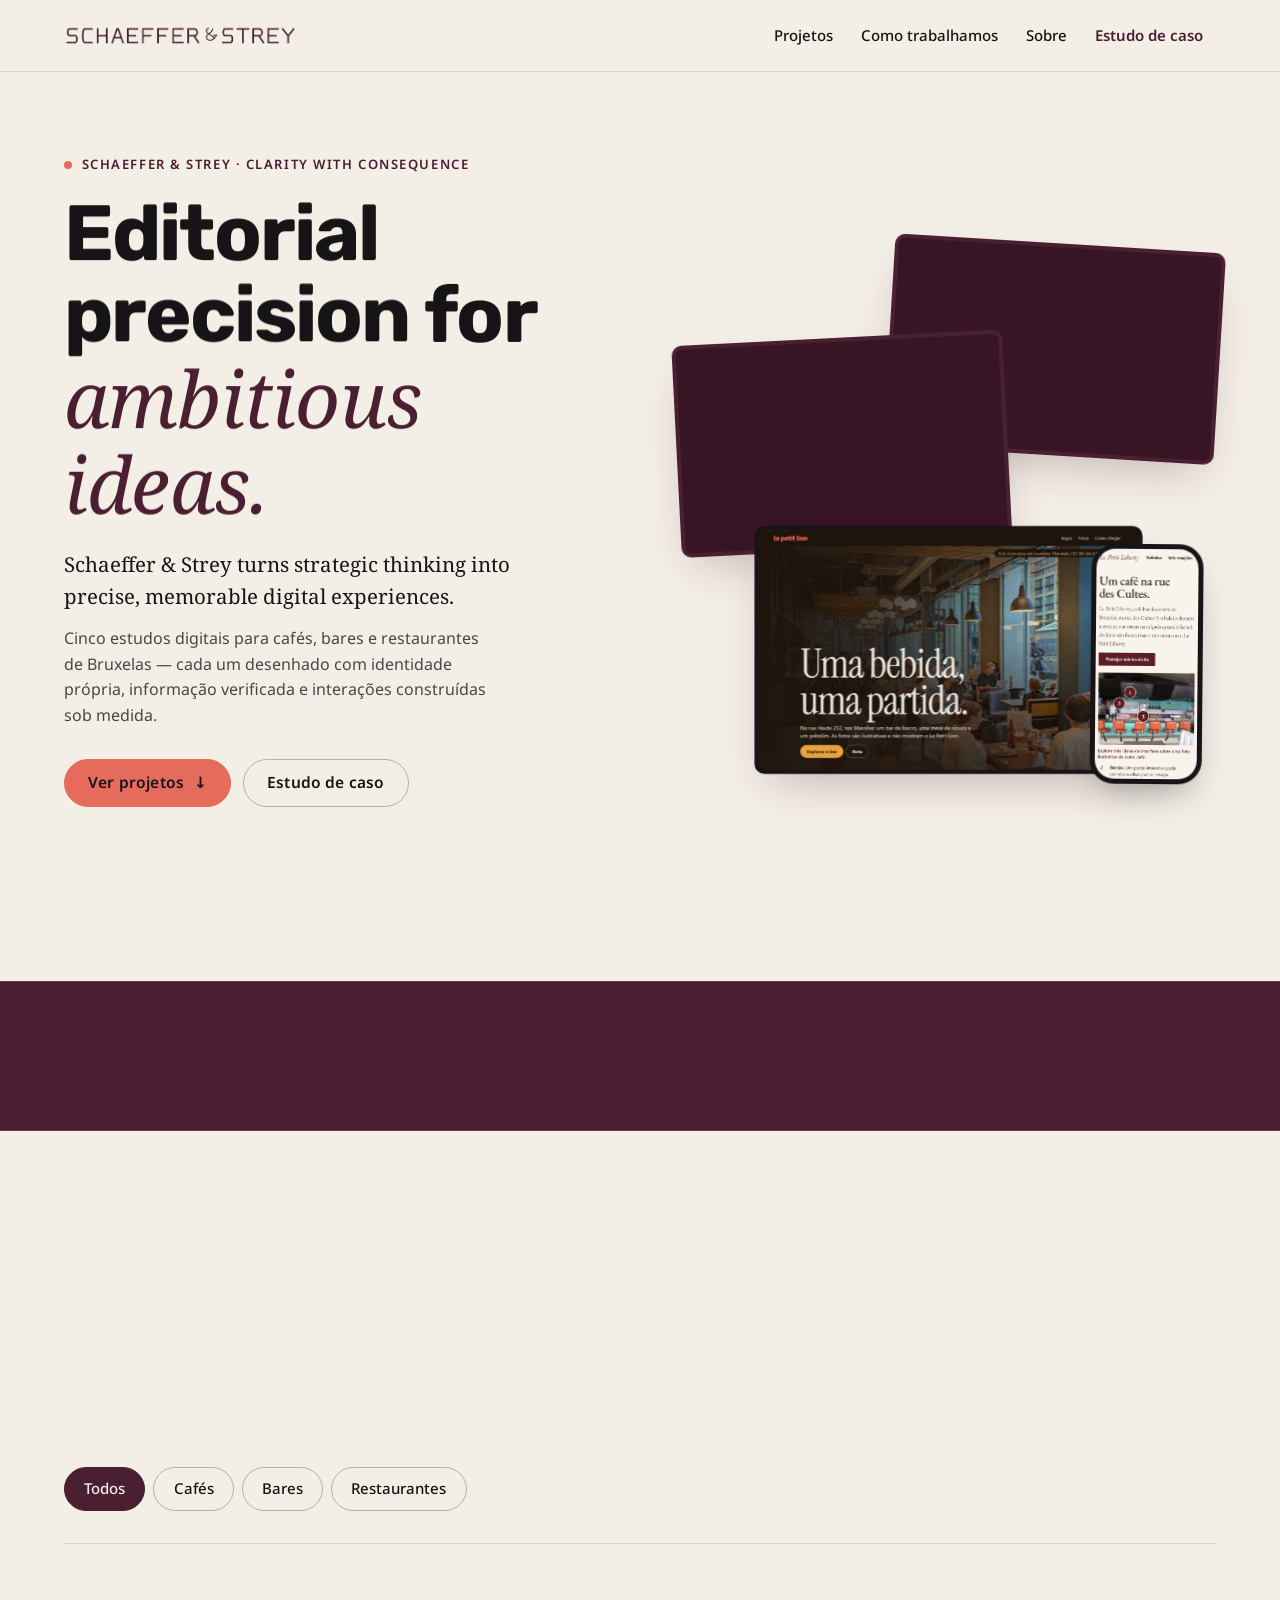
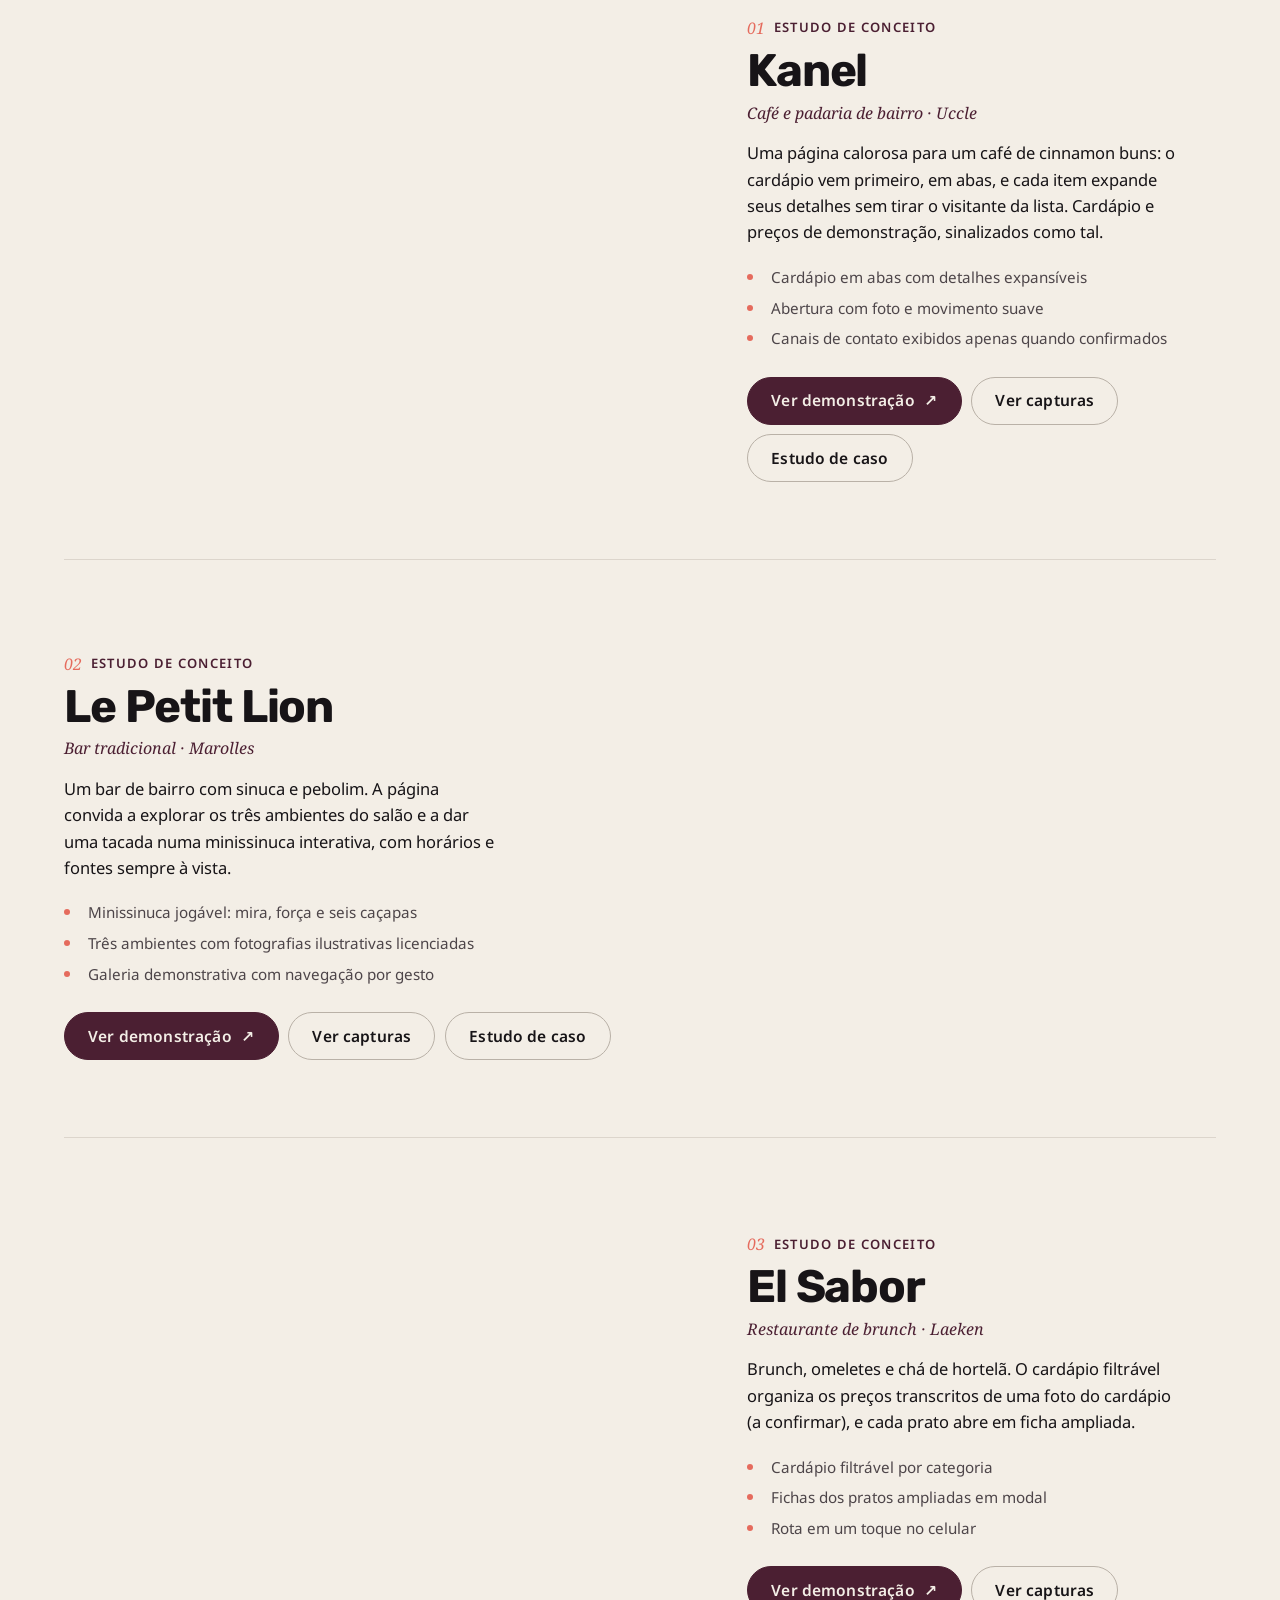
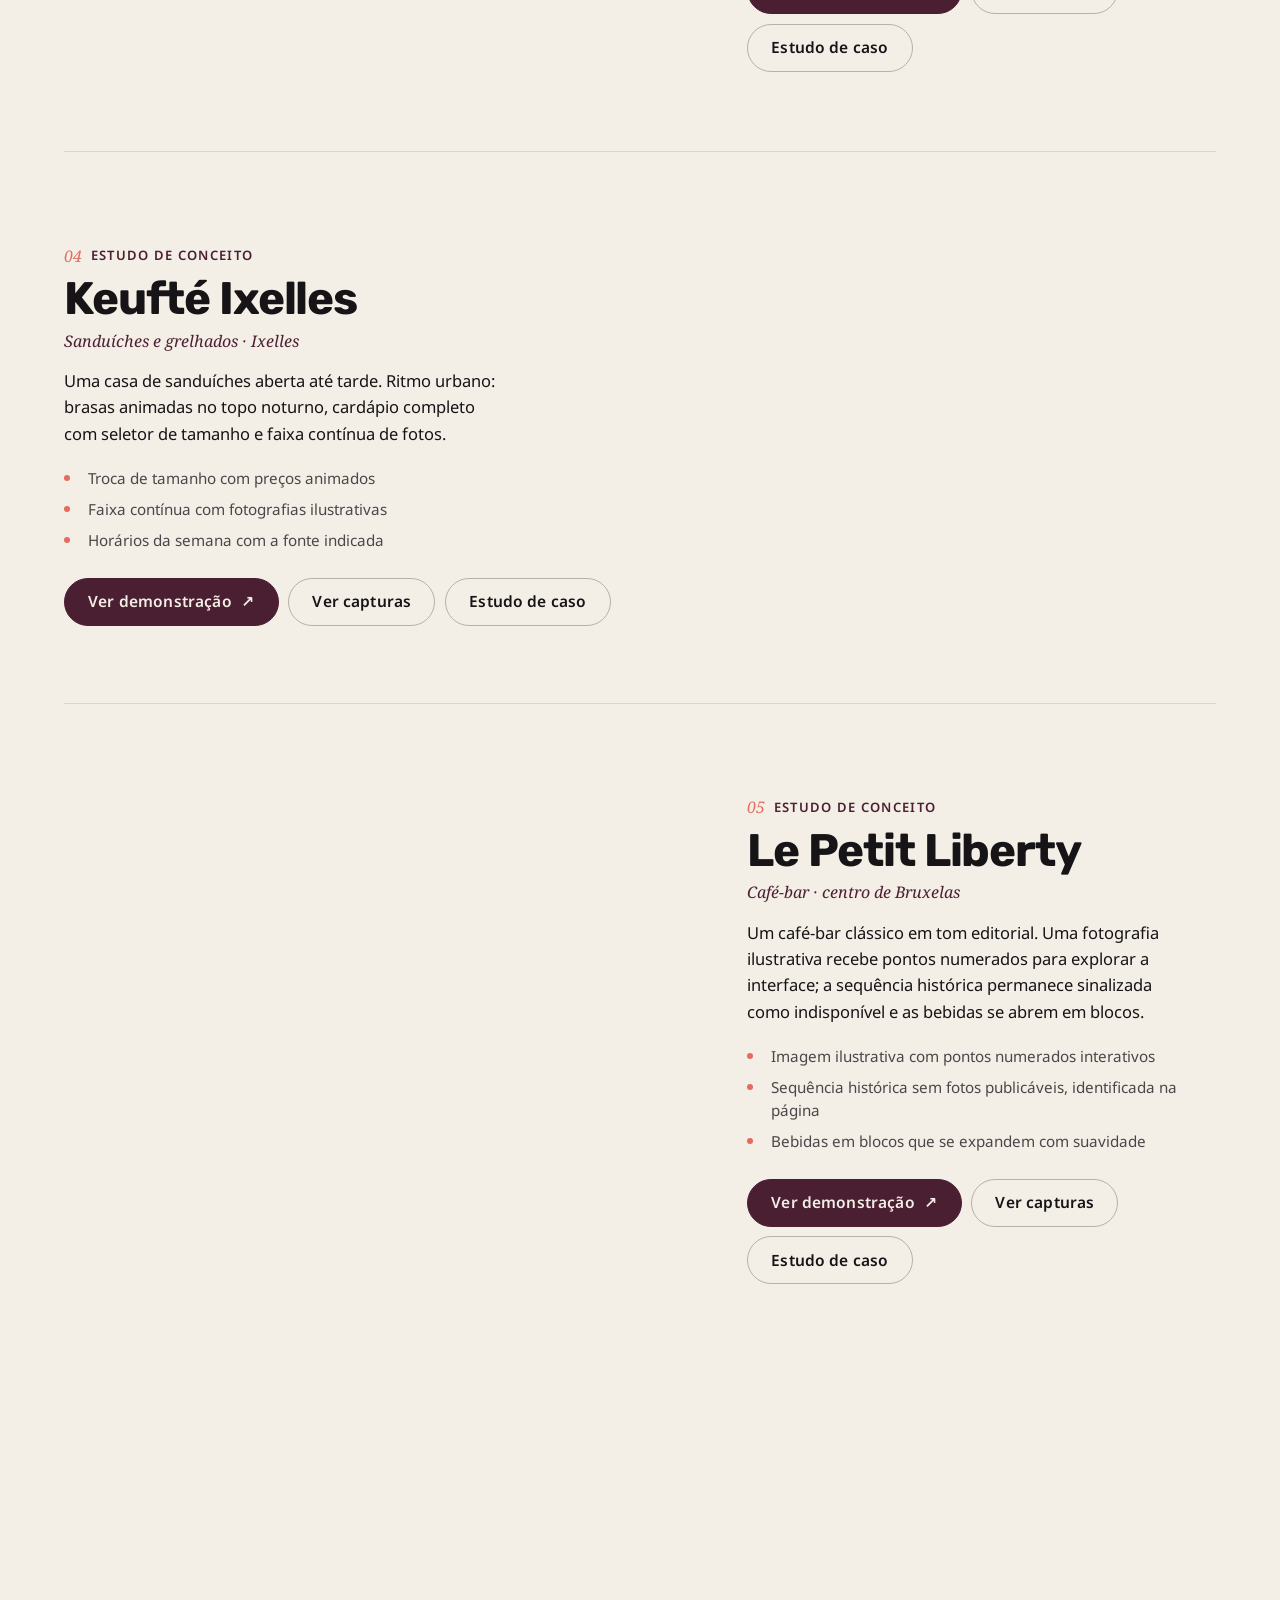
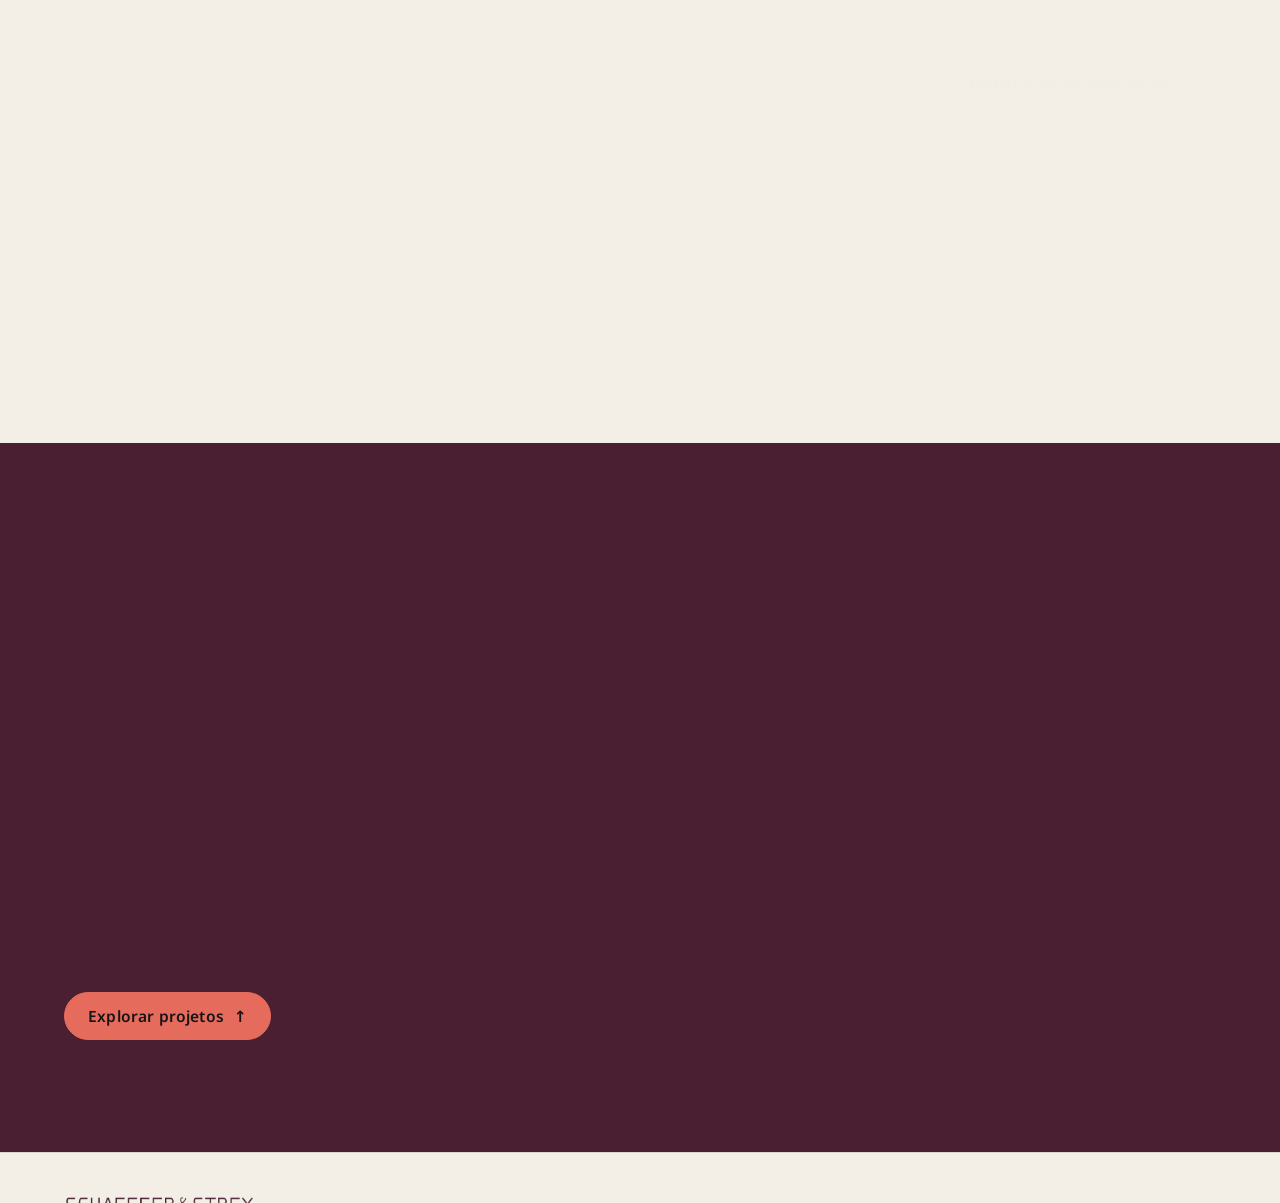
<file: index.html>
<!doctype html>
<html lang="pt-BR"><meta charset="utf-8"><meta name="viewport" content="width=device-width,initial-scale=1"><meta http-equiv="refresh" content="0; url=portfolio/index.html"><title>Mostruário Schaeffer &amp; Strey</title><a href="portfolio/index.html">Abrir o Mostruário</a></html>
</file>
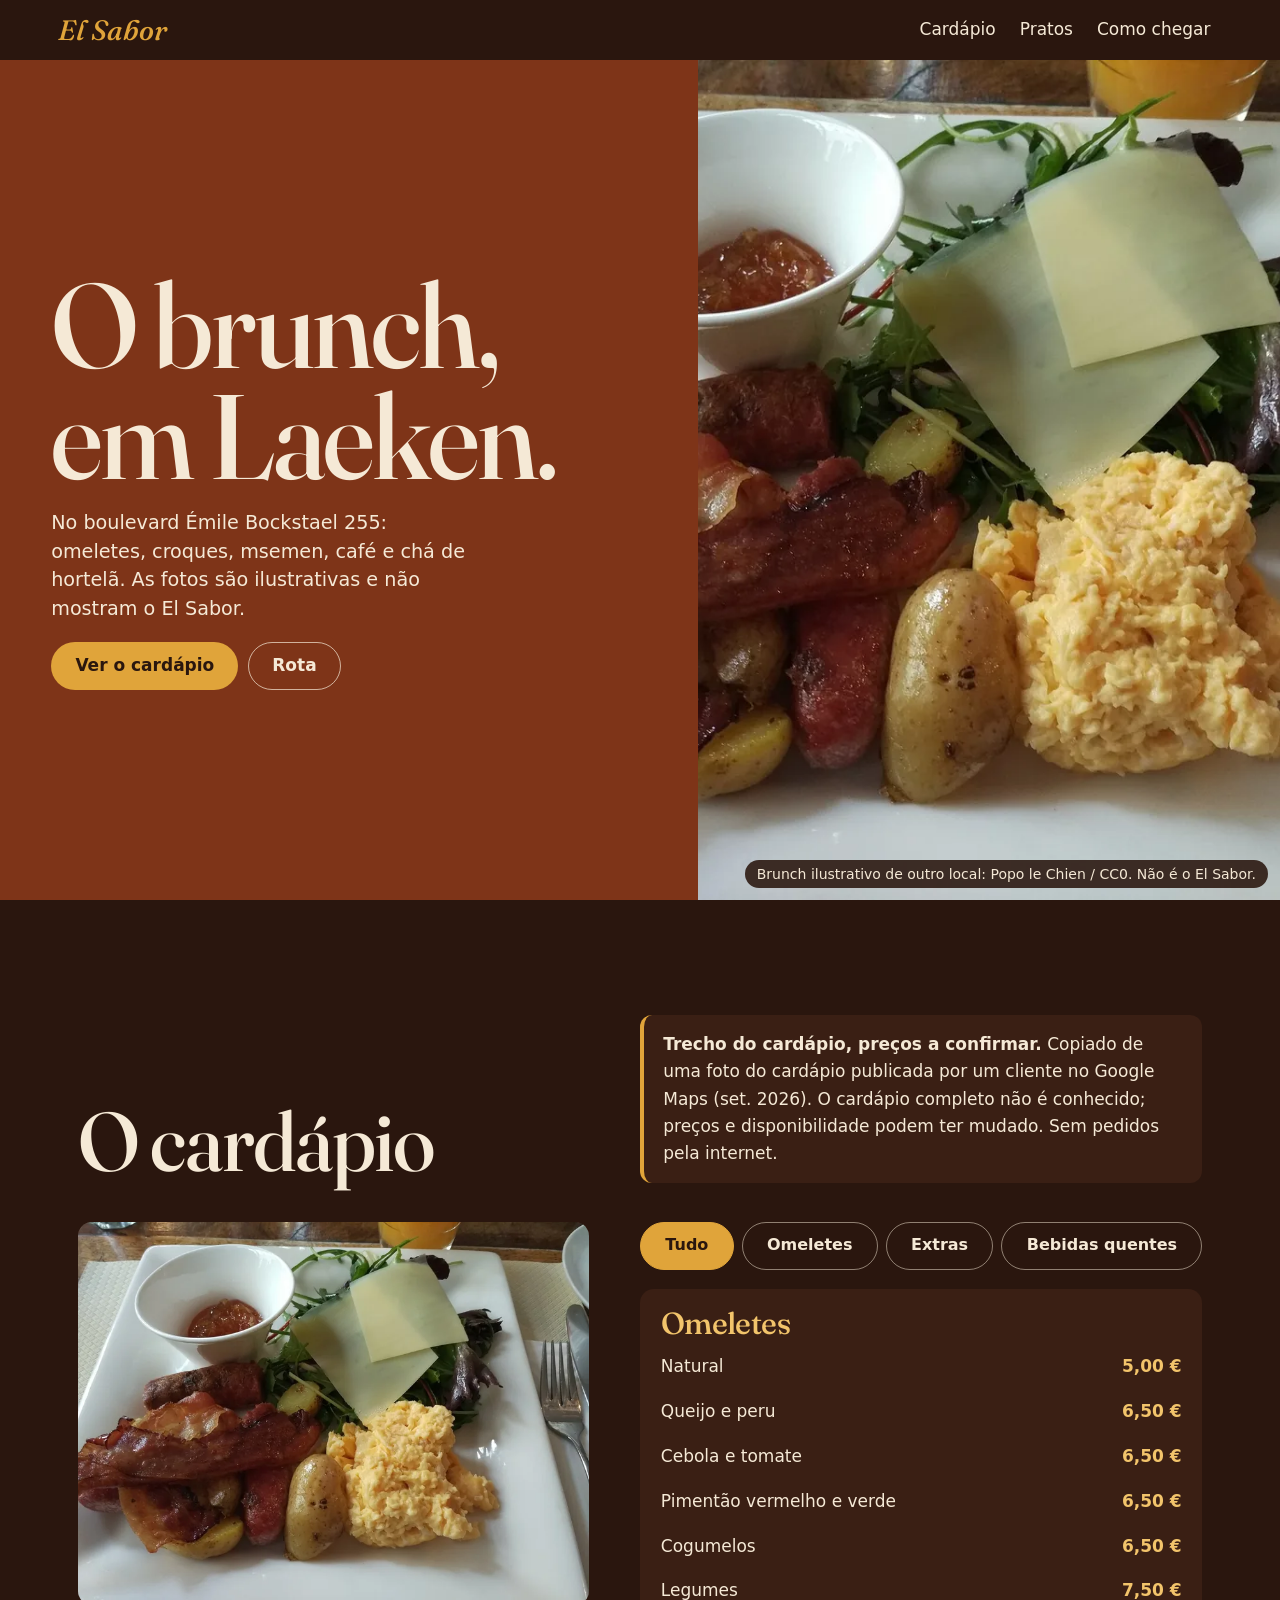
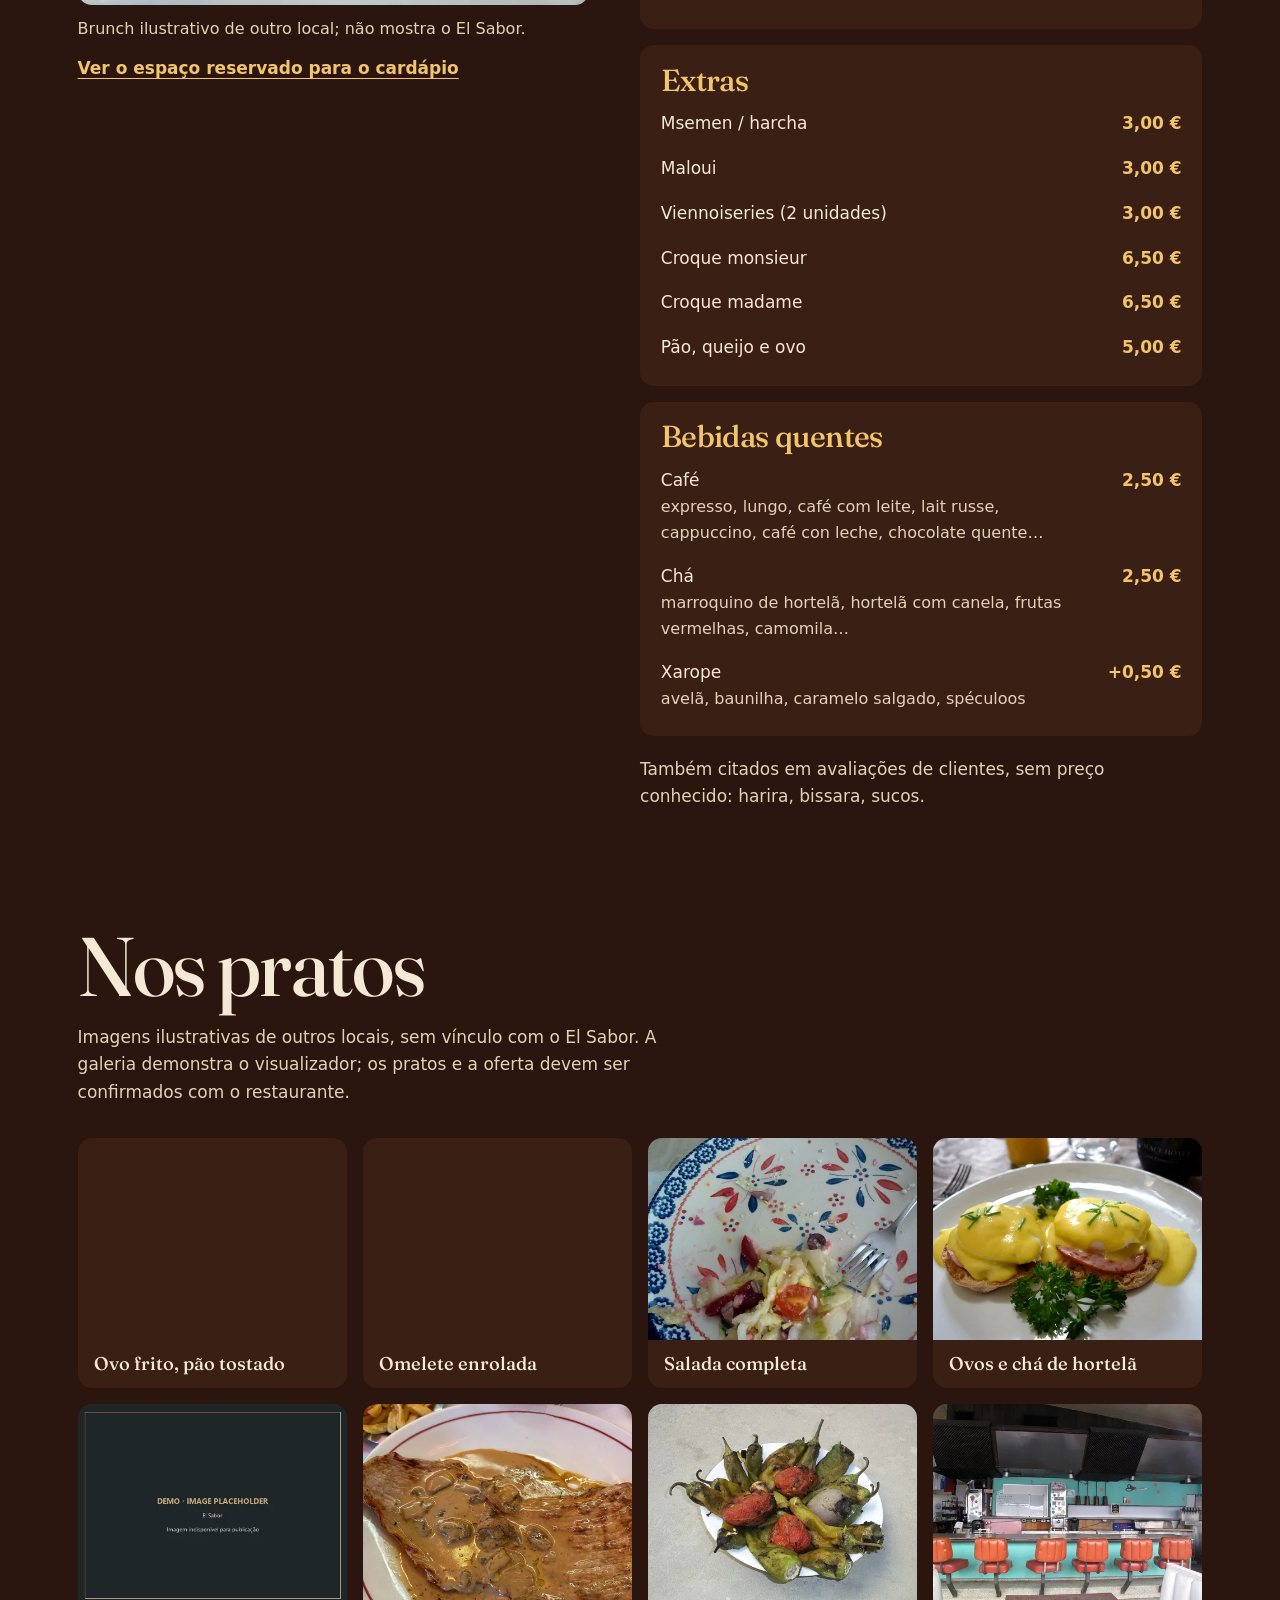
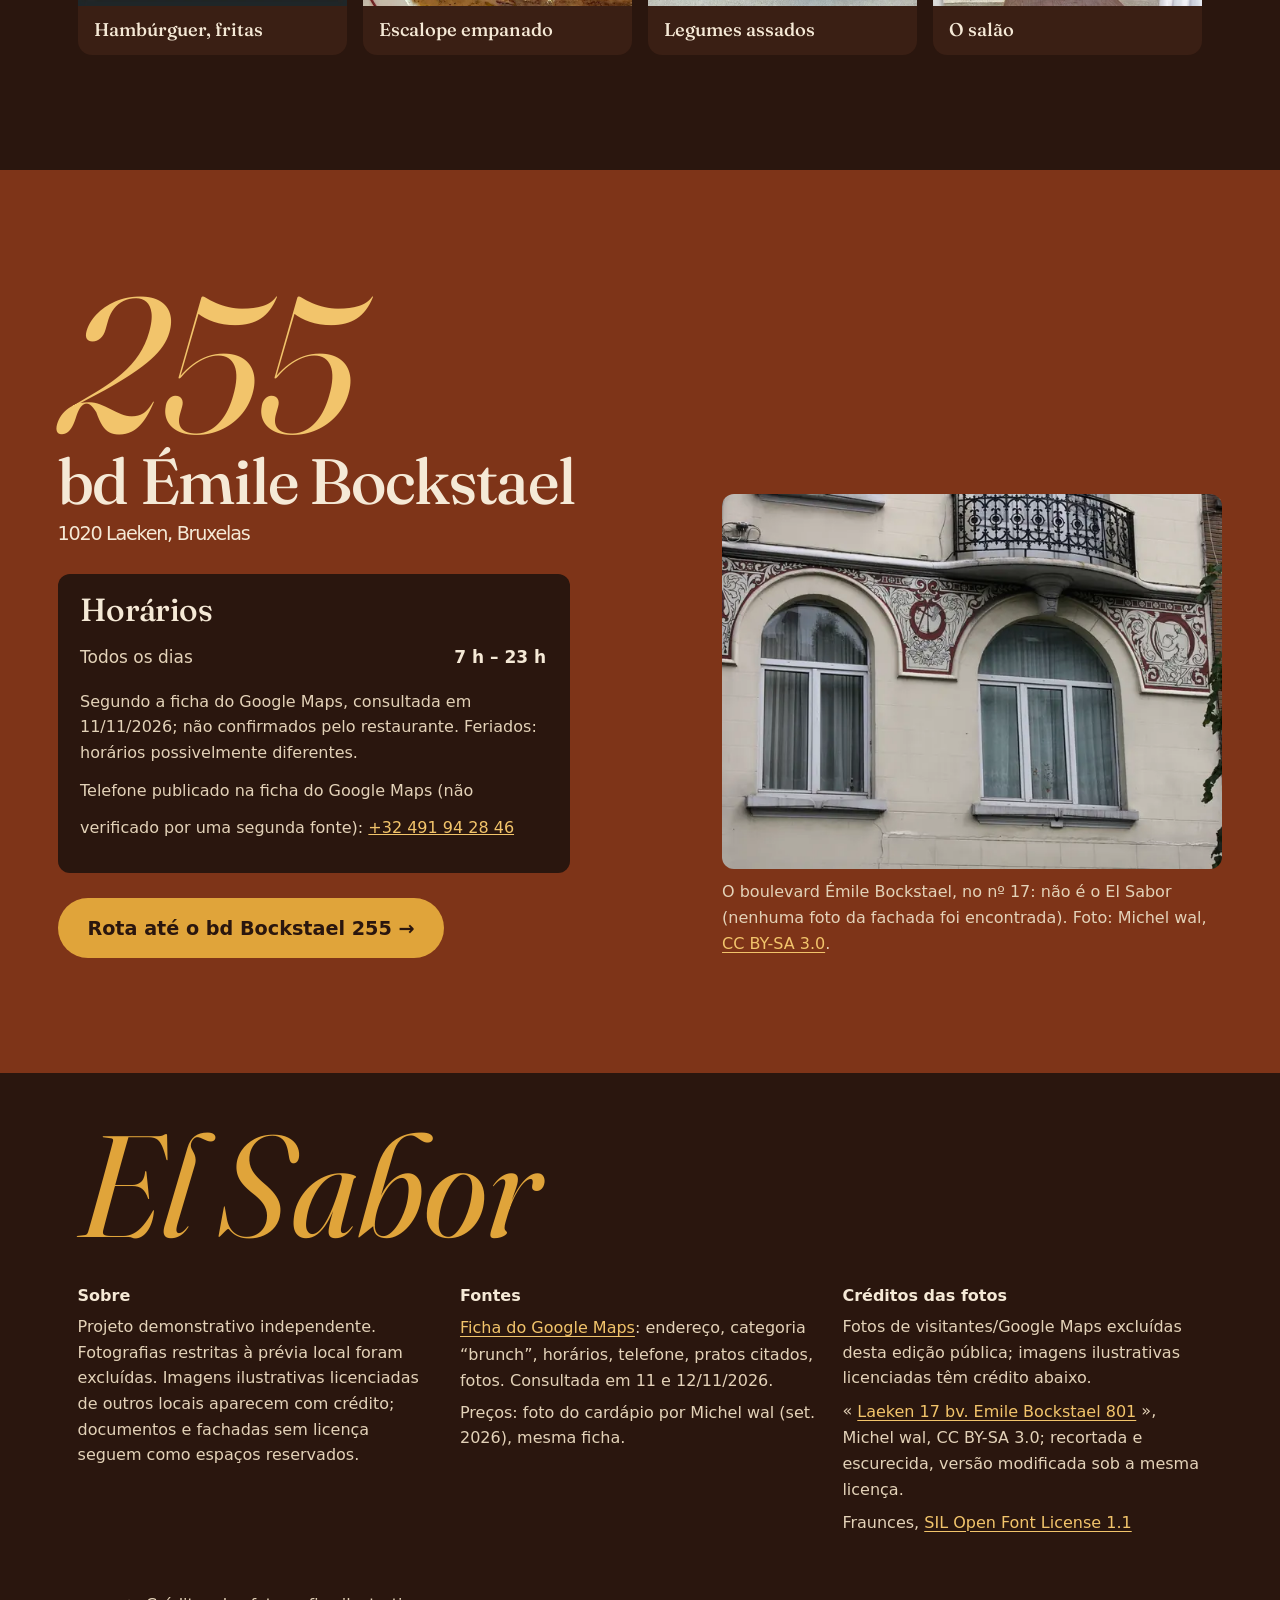
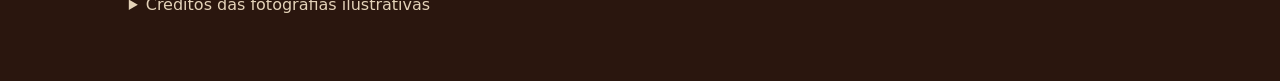
<file: el-sabor/index.html>
<!DOCTYPE html>
<html lang="pt-BR">
<head>
<meta charset="utf-8">
<meta name="viewport" content="width=device-width, initial-scale=1, viewport-fit=cover">
<title>El Sabor · Laeken — brunch, boulevard Émile Bockstael 255</title>
<meta name="description" content="El Sabor, restaurante de brunch no boulevard Émile Bockstael 255, em Laeken (Bruxelas): omeletes, croques, msemen, café e chá de hortelã.">
<meta name="theme-color" content="#2A160E">
<link rel="preload" href="fonts/fraunces-latin.woff2" as="font" type="font/woff2" crossorigin>
<link rel="stylesheet" href="styles.css?v=18">
<link rel="icon" href="data:image/svg+xml,%3Csvg xmlns='http://www.w3.org/2000/svg' viewBox='0 0 32 32'%3E%3Crect width='32' height='32' rx='8' fill='%23B4532A'/%3E%3Ccircle cx='16' cy='16' r='7' fill='%23E0A43A'/%3E%3C/svg%3E">
<script>(function(r){r.classList.add('js');if(!matchMedia('(prefers-reduced-motion: reduce)').matches)r.classList.add('motion');setTimeout(function(){if(!r.classList.contains('motion-ready'))r.classList.add('motion-failsafe')},1000)})(document.documentElement)</script>
<script type="module" src="js/main.js?v=6"></script>
</head>
<body>
<a class="skip-link" href="#carte">Ir para o cardápio</a>
<header class="topbar">
  <a class="wordmark" href="#top" aria-label="El Sabor, voltar ao topo">El Sabor</a>
  <nav class="nav" aria-label="Navegação principal"><a href="#carte">Cardápio</a><a href="#assiettes">Pratos</a><a href="#venir">Como chegar</a></nav>
</header>

<main id="top">
  <section class="hero" aria-labelledby="hero-title">
    <div class="hero__media" data-fallback-box>
      <picture>
        <source media="(min-width: 60rem)" srcset="img/photos/hero-tall-720.webp 720w, img/photos/hero-tall-1000.webp 1000w" sizes="42vw" width="1000" height="1250">
        <img data-hero-zoom data-fallback src="img/photos/hero-1024.webp" srcset="img/photos/hero-640.webp 640w, img/photos/hero-1024.webp 1024w, img/photos/hero-1600.webp 1600w" sizes="100vw" width="1600" height="1000" fetchpriority="high" decoding="async"
             alt="Imagem de demonstração: fotografia ilustrativa ou espaço sem foto licenciada do estabelecimento.">
      </picture>
      <p class="credit">Brunch ilustrativo de outro local: Popo le Chien / CC0. Não é o El Sabor.</p>
    </div>
    <div class="hero__text">
      <h1 id="hero-title" class="hero__title" data-split>O brunch,<br> em Laeken.</h1>
      <p class="hero__lede" data-reveal>No boulevard Émile Bockstael 255: omeletes, croques, msemen, café e chá de hortelã. As fotos são ilustrativas e não mostram o El Sabor.</p>
      <div class="hero__actions" data-reveal style="--rd:120ms">
        <a class="btn btn--gold" href="#carte" data-magnetic><span class="btn__face">Ver o cardápio</span></a>
        <a class="btn btn--line" href="https://www.google.com/maps/search/?api=1&amp;query=El%20Sabor%2C%20Boulevard%20Emile%20Bockstael%20255%2C%201020%20Laeken" target="_blank" rel="noopener" data-magnetic><span class="btn__face">Rota</span></a>
      </div>
    </div>
  </section>

  <section class="menu" id="carte" aria-labelledby="menu-title" data-filter>
    <div class="menu__head">
      <h2 id="menu-title" data-split>O cardápio</h2>
      <p class="notice" role="note"><strong>Trecho do cardápio, preços a confirmar.</strong> Copiado de uma foto do cardápio publicada por um cliente no Google Maps (set. 2026). O cardápio completo não é conhecido; preços e disponibilidade podem ter mudado. Sem pedidos pela internet.</p>
    </div>
    <div class="menu__grid">
      <div class="menu__media">
        <div class="stage" data-fallback-box aria-hidden="true">
          <img class="stage__img is-on" data-cat-img="tout" data-credit="Brunch ilustrativo de outro local; não mostra o El Sabor." src="img/photos/card-brunch-800.webp" srcset="img/photos/card-brunch-480.webp 480w, img/photos/card-brunch-800.webp 800w" sizes="(min-width:60rem) 45vw, 100vw" width="800" height="600" alt="Imagem de demonstração: fotografia ilustrativa ou espaço sem foto licenciada do estabelecimento." loading="lazy" decoding="async">
          <img class="stage__img" data-cat-img="omelettes" data-credit="Fotografia ilustrativa de outro local; não mostra o El Sabor." src="img/photos/card-omelette-800.webp" srcset="img/photos/card-omelette-480.webp 480w, img/photos/card-omelette-800.webp 800w" sizes="(min-width:60rem) 45vw, 100vw" width="800" height="600" alt="Imagem de demonstração: fotografia ilustrativa ou espaço sem foto licenciada do estabelecimento." loading="lazy" decoding="async">
          <img class="stage__img" data-cat-img="extras" data-credit="Fotografia ilustrativa de outro local; não mostra o El Sabor." src="img/photos/card-brunch-800.webp" srcset="img/photos/card-brunch-480.webp 480w, img/photos/card-brunch-800.webp 800w" sizes="(min-width:60rem) 45vw, 100vw" width="800" height="600" alt="Imagem de demonstração: fotografia ilustrativa ou espaço sem foto licenciada do estabelecimento." loading="lazy" decoding="async">
          <img class="stage__img" data-cat-img="boissons" data-credit="Chá de hortelã ilustrativo de outro local; não mostra o El Sabor." src="img/photos/card-tea-800.webp" srcset="img/photos/card-tea-480.webp 480w, img/photos/card-tea-800.webp 800w" sizes="(min-width:60rem) 45vw, 100vw" width="800" height="600" alt="Imagem de demonstração: fotografia ilustrativa ou espaço sem foto licenciada do estabelecimento." loading="lazy" decoding="async">
        </div>
        <p class="caption" data-stage-credit>O cardápio fotografado por Michel wal, set. 2026.</p>
        <button type="button" class="link-btn" data-dish data-group="menu" data-name="O cardápio, fotografado em set. 2026" data-desc="Foto do cardápio restrita à prévia local; espaço reservado nesta edição pública. Preços históricos a confirmar." data-img="img/photos/full-menu-631.webp" data-alt="Imagem de demonstração: fotografia ilustrativa ou espaço sem foto licenciada do estabelecimento.">Ver o espaço reservado para o cardápio</button>
      </div>
      <div class="menu__list">
        <div class="filters" role="group" aria-label="Filtrar o cardápio">
          <button type="button" class="filter" data-cat-btn="tout" aria-pressed="true">Tudo</button>
          <button type="button" class="filter" data-cat-btn="omelettes" aria-pressed="false">Omeletes</button>
          <button type="button" class="filter" data-cat-btn="extras" aria-pressed="false">Extras</button>
          <button type="button" class="filter" data-cat-btn="boissons" aria-pressed="false">Bebidas quentes</button>
        </div>
        <p class="visually-hidden" aria-live="polite" data-filter-status></p>
        <div class="groups">
          <section class="group" data-cat="omelettes" aria-labelledby="g-om">
            <h3 id="g-om">Omeletes</h3>
            <table class="prices"><caption class="visually-hidden">Omeletes, preços anotados em set. 2026</caption><tbody>
              <tr><th scope="row">Natural</th><td>5,00 €</td></tr>
              <tr><th scope="row">Queijo e peru</th><td>6,50 €</td></tr>
              <tr><th scope="row">Cebola e tomate</th><td>6,50 €</td></tr>
              <tr><th scope="row">Pimentão vermelho e verde</th><td>6,50 €</td></tr>
              <tr><th scope="row">Cogumelos</th><td>6,50 €</td></tr>
              <tr><th scope="row">Legumes</th><td>7,50 €</td></tr></tbody></table>
          </section>
          <section class="group" data-cat="extras" aria-labelledby="g-ex">
            <h3 id="g-ex">Extras</h3>
            <table class="prices"><caption class="visually-hidden">Extras, preços anotados em set. 2026</caption><tbody>
              <tr><th scope="row">Msemen / harcha</th><td>3,00 €</td></tr>
              <tr><th scope="row">Maloui</th><td>3,00 €</td></tr>
              <tr><th scope="row">Viennoiseries (2 unidades)</th><td>3,00 €</td></tr>
              <tr><th scope="row">Croque monsieur</th><td>6,50 €</td></tr>
              <tr><th scope="row">Croque madame</th><td>6,50 €</td></tr>
              <tr><th scope="row">Pão, queijo e ovo</th><td>5,00 €</td></tr></tbody></table>
          </section>
          <section class="group" data-cat="boissons" aria-labelledby="g-bo">
            <h3 id="g-bo">Bebidas quentes</h3>
            <table class="prices"><caption class="visually-hidden">Bebidas quentes, preços anotados em set. 2026</caption><tbody>
              <tr><th scope="row">Café <span class="sub">expresso, lungo, café com leite, lait russe, cappuccino, café con leche, chocolate quente…</span></th><td>2,50 €</td></tr>
              <tr><th scope="row">Chá <span class="sub">marroquino de hortelã, hortelã com canela, frutas vermelhas, camomila…</span></th><td>2,50 €</td></tr>
              <tr><th scope="row">Xarope <span class="sub">avelã, baunilha, caramelo salgado, spéculoos</span></th><td>+0,50 €</td></tr></tbody></table>
          </section>
        </div>
        <p class="also">Também citados em avaliações de clientes, sem preço conhecido: harira, bissara, sucos.</p>
      </div>
    </div>
  </section>

  <section class="plates" id="assiettes" aria-labelledby="plates-title">
    <div class="plates__head">
      <h2 id="plates-title" data-split>Nos pratos</h2>
      <p data-reveal>Imagens ilustrativas de outros locais, sem vínculo com o El Sabor. A galeria demonstra o visualizador; os pratos e a oferta devem ser confirmados com o restaurante.</p>
    </div>
    <ul class="plates__grid">
      <li data-reveal><button type="button" class="plate" data-dish data-group="plates" data-name="Ovo frito sobre pão tostado" data-desc="Ovo frito sobre pão tostado, salada crua e cesta de pães. Imagem ilustrativa de outro local; não representa prato do El Sabor." data-img="img/photos/full-brunch-788.webp" data-alt="Imagem de demonstração: fotografia ilustrativa ou espaço sem foto licenciada do estabelecimento."><img src="img/photos/card-brunch-480.webp" srcset="img/photos/card-brunch-480.webp 480w, img/photos/card-brunch-800.webp 800w" sizes="(min-width:60rem) 25vw, (min-width:36rem) 45vw, 92vw" width="800" height="600" loading="lazy" decoding="async" alt="Imagem de demonstração: fotografia ilustrativa ou espaço sem foto licenciada do estabelecimento."><span class="plate__label">Ovo frito, pão tostado</span></button></li>
      <li data-reveal style="--rd:60ms"><button type="button" class="plate" data-dish data-group="plates" data-name="Omelete enrolada" data-desc="Omelete enrolada, batatas fritas, salada crua e café. Imagem ilustrativa de outro local; não representa prato do El Sabor." data-img="img/photos/full-omelette-1400.webp" data-alt="Imagem de demonstração: fotografia ilustrativa ou espaço sem foto licenciada do estabelecimento."><img src="img/photos/card-omelette-480.webp" srcset="img/photos/card-omelette-480.webp 480w, img/photos/card-omelette-800.webp 800w" sizes="(min-width:60rem) 25vw, (min-width:36rem) 45vw, 92vw" width="800" height="600" loading="lazy" decoding="async" alt="Imagem de demonstração: fotografia ilustrativa ou espaço sem foto licenciada do estabelecimento."><span class="plate__label">Omelete enrolada</span></button></li>
      <li data-reveal style="--rd:120ms"><button type="button" class="plate" data-dish data-group="plates" data-name="Salada completa" data-desc="Salada completa com ovo cozido e suco de laranja. Imagem ilustrativa de outro local; não representa prato do El Sabor." data-img="img/photos/full-salade-1400.webp" data-alt="Imagem de demonstração: fotografia ilustrativa ou espaço sem foto licenciada do estabelecimento."><img src="img/photos/card-salade-480.webp" srcset="img/photos/card-salade-480.webp 480w, img/photos/card-salade-800.webp 800w" sizes="(min-width:60rem) 25vw, (min-width:36rem) 45vw, 92vw" width="800" height="600" loading="lazy" decoding="async" alt="Imagem de demonstração: fotografia ilustrativa ou espaço sem foto licenciada do estabelecimento."><span class="plate__label">Salada completa</span></button></li>
      <li data-reveal style="--rd:180ms"><button type="button" class="plate" data-dish data-group="plates" data-name="Ovos com molho holandês" data-desc="Ovos cobertos de molho holandês e copo de chá de hortelã. Imagem ilustrativa de outro local; não representa prato do El Sabor." data-img="img/photos/full-benedict-1050.webp" data-alt="Imagem de demonstração: fotografia ilustrativa ou espaço sem foto licenciada do estabelecimento."><img src="img/photos/card-benedict-480.webp" srcset="img/photos/card-benedict-480.webp 480w, img/photos/card-benedict-800.webp 800w" sizes="(min-width:60rem) 25vw, (min-width:36rem) 45vw, 92vw" width="800" height="600" loading="lazy" decoding="async" alt="Imagem de demonstração: fotografia ilustrativa ou espaço sem foto licenciada do estabelecimento."><span class="plate__label">Ovos e chá de hortelã</span></button></li>
      <li data-reveal><button type="button" class="plate" data-dish data-group="plates" data-name="Hambúrguer e fritas" data-desc="Hambúrguer e batatas fritas na cestinha. Imagem ilustrativa de outro local; não representa prato do El Sabor." data-img="img/photos/full-burger-1050.webp" data-alt="Imagem de demonstração: fotografia ilustrativa ou espaço sem foto licenciada do estabelecimento."><img src="img/photos/card-burger-480.webp" srcset="img/photos/card-burger-480.webp 480w, img/photos/card-burger-800.webp 800w" sizes="(min-width:60rem) 25vw, (min-width:36rem) 45vw, 92vw" width="800" height="600" loading="lazy" decoding="async" alt="Imagem de demonstração: fotografia ilustrativa ou espaço sem foto licenciada do estabelecimento."><span class="plate__label">Hambúrguer, fritas</span></button></li>
      <li data-reveal style="--rd:60ms"><button type="button" class="plate" data-dish data-group="plates" data-name="Escalope empanado" data-desc="Escalope empanado, saladas e molhos. Imagem ilustrativa de outro local; não representa prato do El Sabor." data-img="img/photos/full-escalope-1050.webp" data-alt="Imagem de demonstração: fotografia ilustrativa ou espaço sem foto licenciada do estabelecimento."><img src="img/photos/card-escalope-480.webp" srcset="img/photos/card-escalope-480.webp 480w, img/photos/card-escalope-800.webp 800w" sizes="(min-width:60rem) 25vw, (min-width:36rem) 45vw, 92vw" width="800" height="600" loading="lazy" decoding="async" alt="Imagem de demonstração: fotografia ilustrativa ou espaço sem foto licenciada do estabelecimento."><span class="plate__label">Escalope empanado</span></button></li>
      <li data-reveal style="--rd:120ms"><button type="button" class="plate" data-dish data-group="plates" data-name="Legumes assados" data-desc="Legumes assados, molho e flores comestíveis. Imagem ilustrativa de outro local; não representa prato do El Sabor." data-img="img/photos/full-legumes-1050.webp" data-alt="Imagem de demonstração: fotografia ilustrativa ou espaço sem foto licenciada do estabelecimento."><img src="img/photos/card-legumes-480.webp" srcset="img/photos/card-legumes-480.webp 480w, img/photos/card-legumes-800.webp 800w" sizes="(min-width:60rem) 25vw, (min-width:36rem) 45vw, 92vw" width="800" height="600" loading="lazy" decoding="async" alt="Imagem de demonstração: fotografia ilustrativa ou espaço sem foto licenciada do estabelecimento."><span class="plate__label">Legumes assados</span></button></li>
      <li data-reveal style="--rd:180ms"><button type="button" class="plate" data-dish data-group="plates" data-name="O salão" data-desc="Bancos verdes, madeira clara, balcão ao fundo. Imagem ilustrativa de outro local; não representa prato do El Sabor." data-img="img/photos/full-salle-1050.webp" data-alt="Imagem de demonstração: fotografia ilustrativa ou espaço sem foto licenciada do estabelecimento."><img src="img/photos/card-salle-480.webp" srcset="img/photos/card-salle-480.webp 480w, img/photos/card-salle-800.webp 800w" sizes="(min-width:60rem) 25vw, (min-width:36rem) 45vw, 92vw" width="800" height="600" loading="lazy" decoding="async" alt="Imagem de demonstração: fotografia ilustrativa ou espaço sem foto licenciada do estabelecimento."><span class="plate__label">O salão</span></button></li>
    </ul>
  </section>

  <section class="visit" id="venir" aria-labelledby="visit-title">
    <div class="visit__main">
      <h2 id="visit-title" class="visit__title"><span class="visit__number" data-split>255</span> <span data-reveal>bd Émile Bockstael <span class="visit__city">1020 Laeken, Bruxelas</span></span></h2>
      <div class="hours-card" data-reveal>
        <h3>Horários</h3>
        <table class="hours"><caption class="visually-hidden">Horários publicados na ficha do Google Maps</caption>
          <tbody><tr><th scope="row">Todos os dias</th><td>7 h – 23 h</td></tr></tbody></table>
        <p class="note">Segundo a ficha do Google Maps, consultada em 11/11/2026; não confirmados pelo restaurante. Feriados: horários possivelmente diferentes.</p>
        <p class="note">Telefone publicado na ficha do Google Maps (não verificado por uma segunda fonte): <a href="tel:+32491942846">+32 491 94 28 46</a></p>
      </div>
      <a class="btn btn--gold btn--xl" href="https://www.google.com/maps/search/?api=1&amp;query=El%20Sabor%2C%20Boulevard%20Emile%20Bockstael%20255%2C%201020%20Laeken" target="_blank" rel="noopener" data-magnetic><span class="btn__face">Rota até o bd Bockstael 255 →</span></a>
    </div>
    <figure class="visit__photo" data-reveal>
      <img src="img/world/bockstael-640.webp" srcset="img/world/bockstael-480.webp 480w, img/world/bockstael-640.webp 640w, img/world/bockstael-1024.webp 1024w" sizes="(min-width:56rem) 40vw, 100vw" width="640" height="480" loading="lazy" decoding="async" alt="Fachada decorada com sgraffito no nº 17 do boulevard Émile Bockstael.">
      <figcaption>O boulevard Émile Bockstael, no nº 17: não é o El Sabor (nenhuma foto da fachada foi encontrada). Foto: Michel wal, <a href="https://creativecommons.org/licenses/by-sa/3.0/deed.pt_BR" target="_blank" rel="noopener">CC BY-SA 3.0</a>.</figcaption>
    </figure>
  </section>
</main>

<footer class="foot">
  <p class="foot__mark" aria-hidden="true">El Sabor</p>
  <div class="foot__cols">
    <div><p class="foot__label">Sobre</p><p>Projeto demonstrativo independente. Fotografias restritas à prévia local foram excluídas. Imagens ilustrativas licenciadas de outros locais aparecem com crédito; documentos e fachadas sem licença seguem como espaços reservados.</p></div>
    <div><p class="foot__label">Fontes</p><ul><li><a href="https://www.google.com/maps/place/El+sabor/@50.879292,4.3480544,17z/data=!4m6!3m5!1s0x47c3c3ba81b5878b:0x41e1546cb2e3482b!8m2!3d50.879292!4d4.3480544!16s%2Fg%2F11yhycg9dl" target="_blank" rel="noopener">Ficha do Google Maps</a>: endereço, categoria “brunch”, horários, telefone, pratos citados, fotos. Consultada em 11 e 12/11/2026.</li><li>Preços: foto do cardápio por Michel wal (set. 2026), mesma ficha.</li></ul></div>
    <div><p class="foot__label">Créditos das fotos</p><ul>
      <li>Fotos de visitantes/Google Maps excluídas desta edição pública; imagens ilustrativas licenciadas têm crédito abaixo.</li>
      <li>« <a href="https://commons.wikimedia.org/wiki/File:Laeken_17_bv._Emile_Bockstael_801.jpg" target="_blank" rel="noopener">Laeken 17 bv. Emile Bockstael 801</a> », Michel wal, CC BY-SA 3.0; recortada e escurecida, versão modificada sob a mesma licença.</li>
      <li>Fraunces, <a href="fonts/OFL-Fraunces.txt">SIL Open Font License 1.1</a></li></ul></div>
  </div>
<details class="public-photo-credits" style="grid-column:1/-1;padding:1.5rem 4vw;line-height:1.5"><summary>Créditos das fotografias ilustrativas</summary><p>As fotos mostram outros locais e pratos; não retratam este estabelecimento.</p><ul><li><a href="https://commons.wikimedia.org/wiki/File:Interior_Johnie%27s_Coffee_Shop_2021.jpg" target="_blank" rel="noopener">Interior Johnie's Coffee Shop 2021.jpg</a> — Downtowngal, <a href="https://creativecommons.org/licenses/by-sa/4.0" target="_blank" rel="noopener">CC BY-SA 4.0</a>. Recorte e redimensionamento para esta demonstração.</li><li><a href="https://commons.wikimedia.org/wiki/File:Traditional_Eggs_Benedict.jpg" target="_blank" rel="noopener">Traditional Eggs Benedict.jpg</a> — Mark Miller, <a href="https://creativecommons.org/licenses/by-sa/4.0" target="_blank" rel="noopener">CC BY-SA 4.0</a>. Recorte e redimensionamento para esta demonstração.</li><li><a href="https://commons.wikimedia.org/wiki/File:Brunch_plate.jpg" target="_blank" rel="noopener">Brunch plate.jpg</a> — Popo le Chien, <a href="http://creativecommons.org/publicdomain/zero/1.0/deed.en" target="_blank" rel="noopener">CC0</a>. Recorte e redimensionamento para esta demonstração.</li><li><a href="https://commons.wikimedia.org/wiki/File:Escalope_%C3%A0_la_normande.jpg" target="_blank" rel="noopener">Escalope à la normande.jpg</a> — Kaissm10, <a href="http://creativecommons.org/publicdomain/zero/1.0/deed.en" target="_blank" rel="noopener">CC0</a>. Recorte e redimensionamento para esta demonstração.</li><li><a href="https://commons.wikimedia.org/wiki/File:FoodOmelete.jpg" target="_blank" rel="noopener">FoodOmelete.jpg</a> — Renee Comet (photographer), <a href="https://commons.wikimedia.org/wiki/File:FoodOmelete.jpg" target="_blank" rel="noopener">Public domain</a>. Recorte e redimensionamento para esta demonstração.</li><li><a href="https://commons.wikimedia.org/wiki/File:Salad_On_Plate.jpg" target="_blank" rel="noopener">Salad On Plate.jpg</a> — KittensMittens4, <a href="http://creativecommons.org/publicdomain/zero/1.0/deed.en" target="_blank" rel="noopener">CC0</a>. Recorte e redimensionamento para esta demonstração.</li><li><a href="https://commons.wikimedia.org/wiki/File:Ready_Grilled_vegetables.jpg" target="_blank" rel="noopener">Ready Grilled vegetables.jpg</a> — Meriemou, <a href="https://creativecommons.org/licenses/by-sa/4.0" target="_blank" rel="noopener">CC BY-SA 4.0</a>. Recorte e redimensionamento para esta demonstração.</li><li><a href="https://commons.wikimedia.org/wiki/File:Moroccan_Mint_Tea_-_1.jpg" target="_blank" rel="noopener">Moroccan Mint Tea - 1.jpg</a> — Sarkar Sayantan, <a href="https://creativecommons.org/licenses/by-sa/4.0" target="_blank" rel="noopener">CC BY-SA 4.0</a>. Recorte e redimensionamento para esta demonstração.</li></ul></details></footer>

<nav class="dock" aria-label="Rota">
  <a class="dock__btn" href="https://www.google.com/maps/search/?api=1&amp;query=El%20Sabor%2C%20Boulevard%20Emile%20Bockstael%20255%2C%201020%20Laeken" target="_blank" rel="noopener">Rota</a>
</nav>

<dialog class="dish" aria-labelledby="dish-title" data-dish-dialog>
  <div class="dish__inner">
    <div class="dish__frame"><img class="dish__img" src="data:image/svg+xml,%3Csvg xmlns='http://www.w3.org/2000/svg' viewBox='0 0 1 1'%3E%3C/svg%3E" alt="" draggable="false"></div>
    <div class="dish__body">
      <button type="button" class="dish__x" data-close-x aria-label="Fechar">✕</button>
      <h2 class="dish__title" id="dish-title"></h2>
      <p class="dish__text"></p>
      <p class="dish__meta"><span class="dish__pos" aria-live="polite"></span> · Foto de cliente, não oficial.</p>
      <div class="dish__controls">
        <button type="button" class="dish__btn" data-prev aria-label="Foto anterior">←</button>
        <button type="button" class="dish__btn" data-next aria-label="Próxima foto">→</button>
        <button type="button" class="dish__btn dish__close" data-close>Fechar</button>
      </div>
    </div>
  </div>
</dialog>
</body>
</html>
</file>
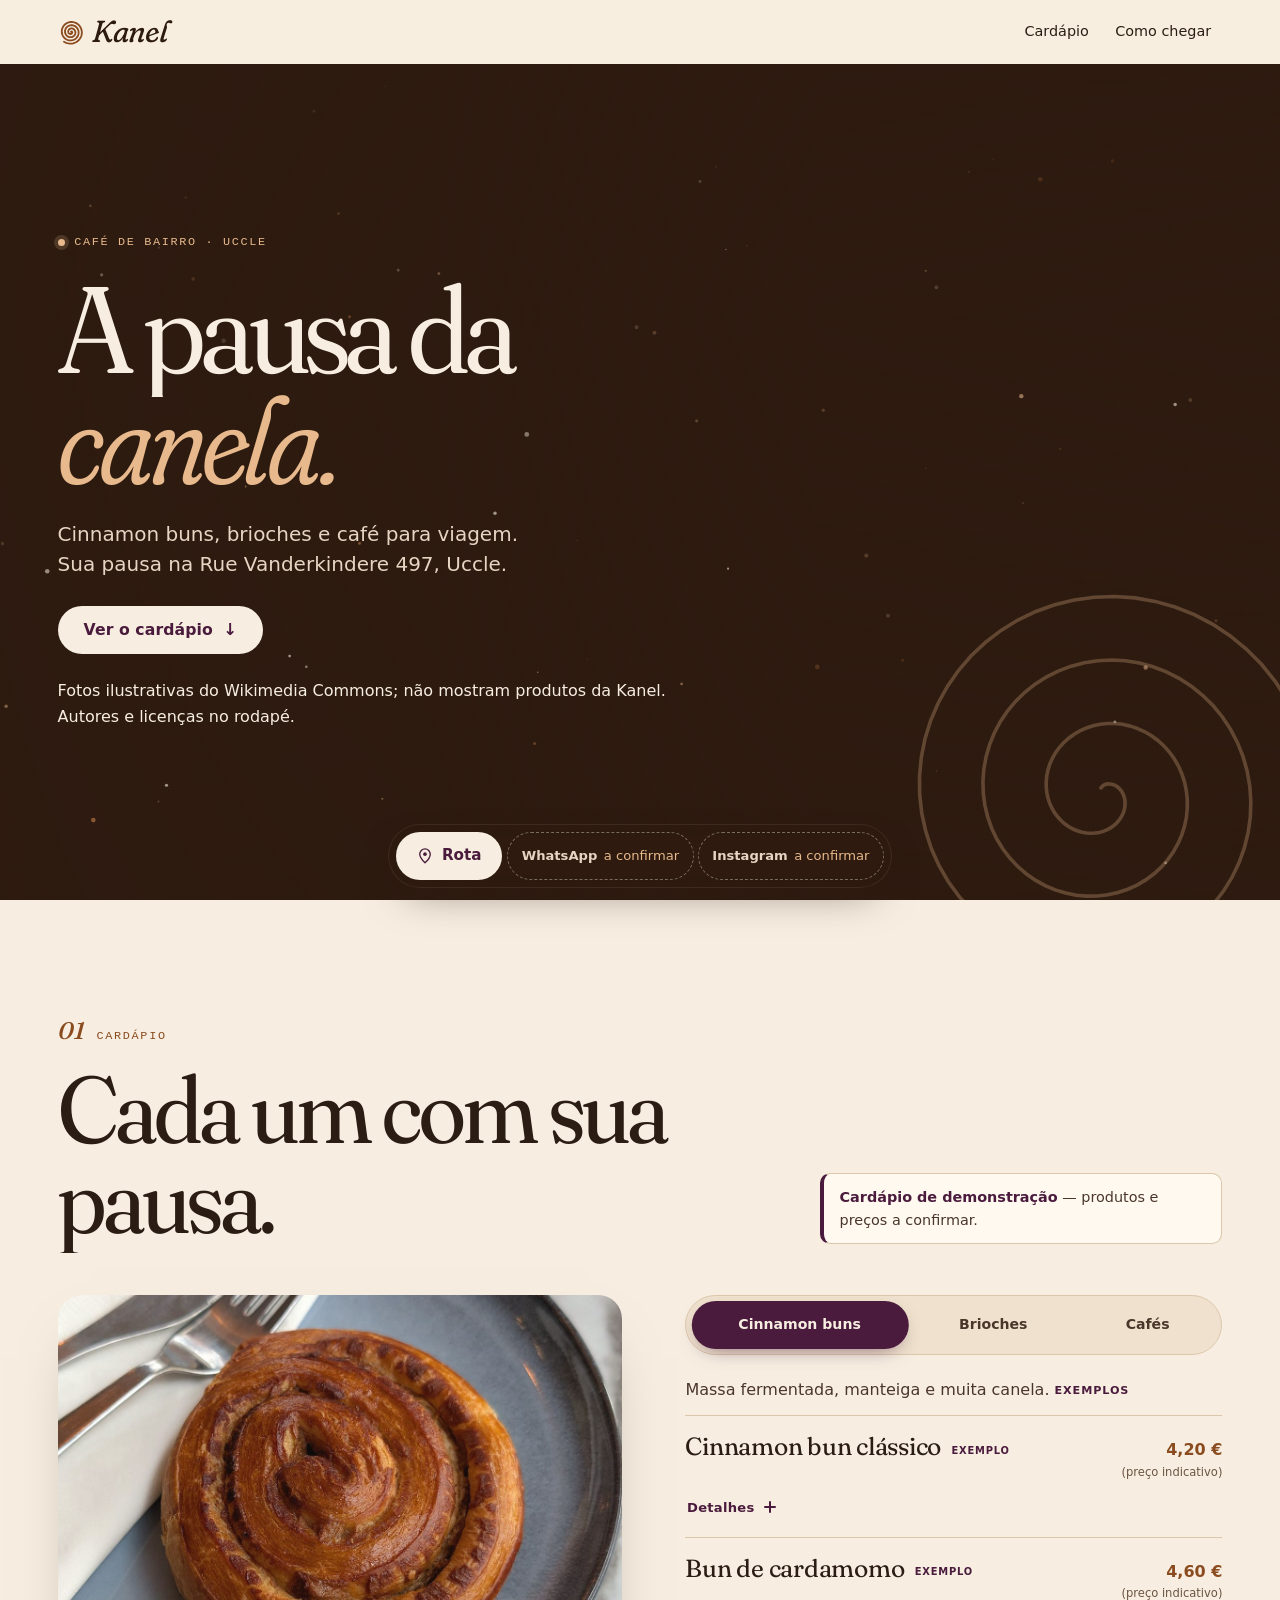
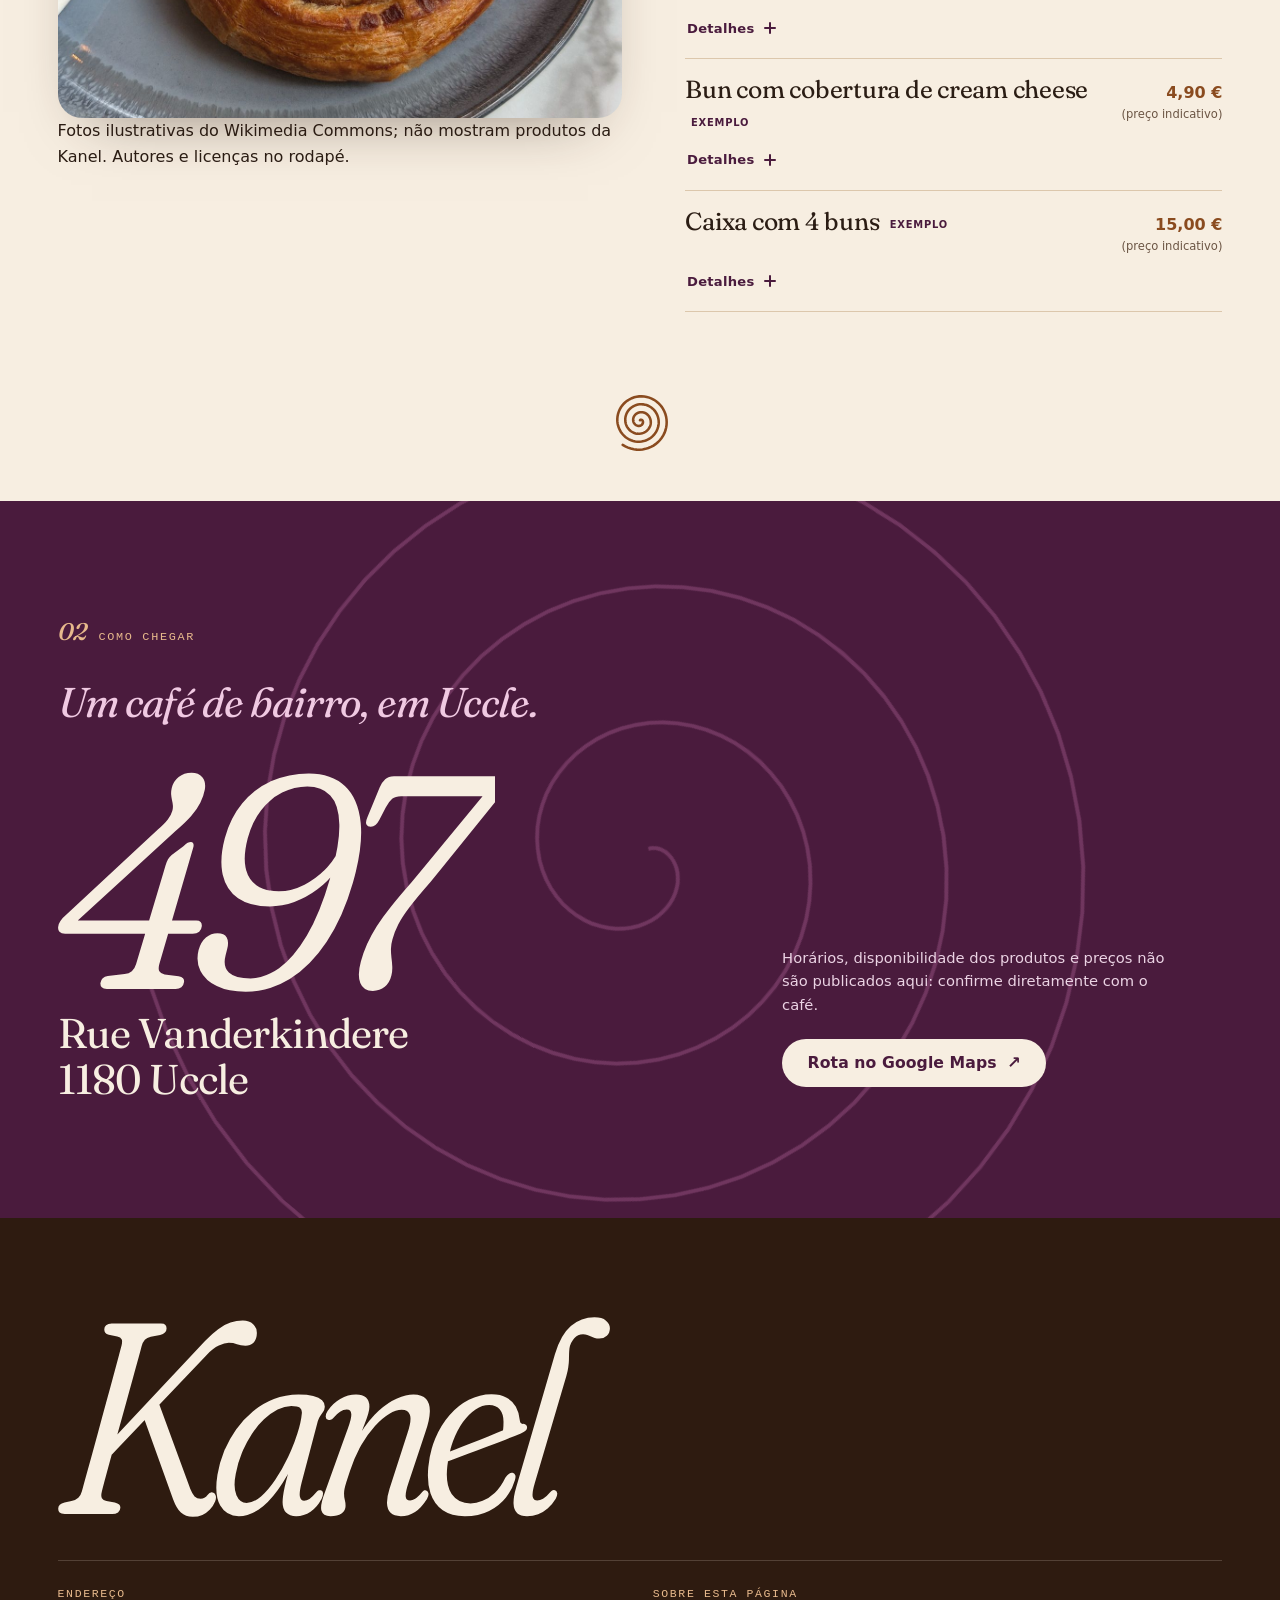
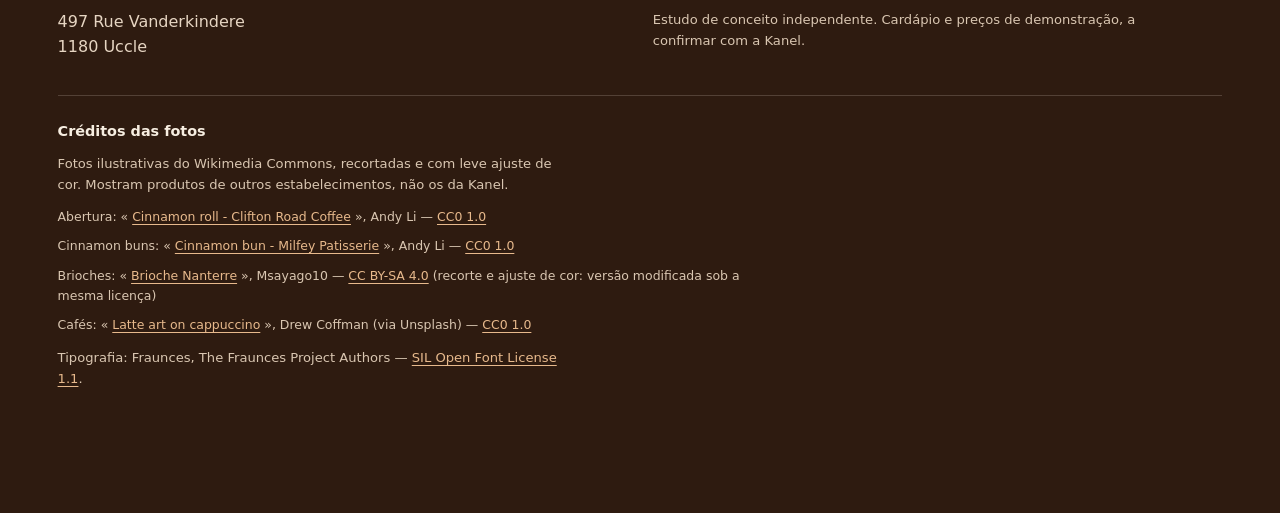
<file: kanel-landing/index.html>
<!DOCTYPE html>
<html lang="pt-BR">
<head>
<meta charset="utf-8">
<meta name="viewport" content="width=device-width, initial-scale=1, viewport-fit=cover">
<title>Kanel — cinnamon buns, brioches e café para viagem | Uccle</title>
<meta name="description" content="Kanel, café de bairro na Rue Vanderkindere 497, em Uccle: cinnamon buns, brioches e café para viagem.">
<meta name="theme-color" content="#2E1B10">
<link rel="preload" href="fonts/fraunces-latin.woff2" as="font" type="font/woff2" crossorigin>
<link rel="preload" href="img/hero-square.jpg" as="image" media="(max-width: 47.99rem)" fetchpriority="high">
<link rel="preload" href="img/hero-wide.jpg" as="image" media="(min-width: 48rem)" fetchpriority="high">
<link rel="stylesheet" href="styles.css?v=16">
<link rel="icon" href="data:image/svg+xml,%3Csvg xmlns='http://www.w3.org/2000/svg' viewBox='0 0 32 32'%3E%3Crect width='32' height='32' rx='8' fill='%232E1B10'/%3E%3Cpath d='M16 9a7 7 0 1 1-7 7 5 5 0 1 1 5 5 3 3 0 1 1-3-3' fill='none' stroke='%23F7EEE1' stroke-width='2.2' stroke-linecap='round'/%3E%3C/svg%3E">
<script>
  /* Avant le premier rendu : prépare le masquage des titres seulement si le mouvement est permis.
     Filet de sécurité : si les modules JS ne démarrent pas, tout redevient visible après 1 s. */
  (function (d) {
    var r = d.documentElement;
    r.classList.add('js');
    if (!matchMedia('(prefers-reduced-motion: reduce)').matches) r.classList.add('motion');
    setTimeout(function () { if (!r.classList.contains('motion-ready')) r.classList.add('motion-failsafe'); }, 1000);
  })(document);
</script>
<script type="module" src="js/main.js?v=9"></script>
</head>
<body>
<a class="skip-link" href="#carte">Ir para o cardápio</a>

<svg width="0" height="0" class="sr-defs" aria-hidden="true" focusable="false">
  <defs>
    <!-- Spirale cannelle : motif commun (hero, séparateurs, adresse, pied de page) -->
    <path id="spiral" pathLength="1" d="M50.00 48.80 L50.14 48.60 L50.33 48.43 L50.55 48.27 L50.81 48.15 L51.09 48.07 L51.40 48.02 L51.73 48.03 L52.07 48.08 L52.42 48.18 L52.77 48.33 L53.11 48.54 L53.44 48.80 L53.74 49.11 L54.02 49.47 L54.25 49.88 L54.45 50.33 L54.59 50.82 L54.68 51.34 L54.70 51.89 L54.66 52.46 L54.56 53.04 L54.38 53.62 L54.12 54.20 L53.80 54.76 L53.40 55.29 L52.93 55.80 L52.39 56.26 L51.79 56.66 L51.13 57.01 L50.42 57.30 L49.66 57.50 L48.86 57.63 L48.03 57.67 L47.18 57.62 L46.33 57.47 L45.47 57.23 L44.63 56.89 L43.81 56.45 L43.02 55.91 L42.29 55.27 L41.61 54.55 L40.99 53.75 L40.46 52.86 L40.02 51.90 L39.67 50.89 L39.43 49.82 L39.31 48.71 L39.30 47.58 L39.41 46.42 L39.65 45.27 L40.01 44.13 L40.50 43.02 L41.12 41.94 L41.86 40.92 L42.71 39.97 L43.68 39.10 L44.75 38.32 L45.91 37.65 L47.15 37.10 L48.47 36.67 L49.84 36.38 L51.26 36.23 L52.71 36.23 L54.17 36.39 L55.62 36.70 L57.05 37.17 L58.45 37.80 L59.79 38.57 L61.06 39.50 L62.24 40.56 L63.32 41.76 L64.27 43.08 L65.10 44.51 L65.78 46.04 L66.31 47.66 L66.66 49.33 L66.85 51.06 L66.85 52.82 L66.67 54.59 L66.30 56.35 L65.74 58.08 L65.00 59.76 L64.08 61.38 L62.98 62.91 L61.72 64.33 L60.30 65.63 L58.73 66.78 L57.04 67.78 L55.23 68.60 L53.33 69.24 L51.35 69.68 L49.32 69.92 L47.25 69.95 L45.17 69.76 L43.10 69.35 L41.06 68.72 L39.08 67.88 L37.18 66.83 L35.38 65.57 L33.70 64.12 L32.17 62.49 L30.81 60.69 L29.62 58.75 L28.64 56.67 L27.87 54.48 L27.32 52.21 L27.01 49.87 L26.94 47.49 L27.12 45.09 L27.56 42.71 L28.24 40.36 L29.16 38.08 L30.33 35.88 L31.73 33.80 L33.35 31.86 L35.18 30.09 L37.20 28.50 L39.39 27.11 L41.73 25.95 L44.19 25.03 L46.76 24.36 L49.41 23.96 L52.10 23.84 L54.81 23.99 L57.51 24.43 L60.17 25.14 L62.77 26.14 L65.26 27.41 L67.63 28.94 L69.84 30.71 L71.88 32.73 L73.71 34.95 L75.31 37.38 L76.66 39.97 L77.75 42.71 L78.55 45.56 L79.06 48.50 L79.26 51.51 L79.16 54.53 L78.73 57.55 L78.00 60.53 L76.95 63.44 L75.60 66.25 L73.96 68.91 L72.04 71.41 L69.85 73.72 L67.43 75.80 L64.78 77.63 L61.95 79.19 L58.94 80.46 L55.81 81.42 L52.57 82.05 L49.26 82.35 L45.92 82.30 L42.58 81.91 L39.28 81.17 L36.05 80.09 L32.93 78.68 L29.95 76.94 L27.16 74.89 L24.57 72.55 L22.23 69.94 L20.15 67.08 L18.37 64.01 L16.90 60.75 L15.78 57.34 L15.00 53.81 L14.59 50.20 L14.55 46.55 L14.90 42.89 L15.62 39.26 L16.71 35.71 L18.18 32.27 L20.00 28.98 L22.16 25.88 L24.64 23.00 L27.43 20.38 L30.48 18.04 L33.77 16.02 L37.28 14.35 L40.96 13.03 L44.77 12.10 L48.68 11.56 L52.65 11.42 L56.63 11.70 L60.58 12.38 L64.46 13.48 L68.23 14.97 L71.84 16.86 L75.25 19.12 L78.43 21.73 L81.34 24.67 L83.95 27.91 L86.22 31.42 L88.12 35.16 L89.64 39.09 L90.75 43.19 L91.44 47.39 L91.69 51.67 L91.50 55.97 L90.87 60.24 L89.79 64.45 L88.28 68.55 L86.35 72.49 L84.01 76.22 L81.29 79.72 L78.20 82.93 L74.79 85.81 L71.08 88.35 L67.11 90.50 L62.93 92.23 L58.56 93.54 L54.07 94.39 L49.49 94.78 L44.87 94.69 L40.27 94.13 L35.73 93.09 L31.30 91.58 L27.03 89.62 L22.96 87.21"/>
  </defs>
</svg>

<header class="topbar">
  <a class="brand" href="#top" aria-label="Kanel, voltar ao topo">
    <svg class="brand__mark" viewBox="0 0 100 100" aria-hidden="true" focusable="false"><use href="#spiral"/></svg>
    <span class="brand__name">Kanel</span>
  </a>
  <nav class="navigation" aria-label="Navegação principal">
    <a href="#carte">Cardápio</a>
    <a href="#adresse">Como chegar</a>
  </nav>
</header>

<main id="top">

  <!-- ░░ OUVERTURE ░░ -->
  <section class="hero" aria-labelledby="hero-title">
    <div class="hero__frame" data-parallax="0.12">
      <picture class="hero__media">
        <source media="(min-width: 48rem)" srcset="img/hero-wide.jpg" width="1920" height="1200">
        <img class="hero__img" src="img/hero-square.jpg" width="1080" height="1080" fetchpriority="high" decoding="async"
             alt="Foto ilustrativa: um cinnamon bun num prato, ao lado de um café com leite num copo.">
      </picture>
    </div>
    <div class="hero__veil" aria-hidden="true"></div>
    <canvas class="dust" data-dust aria-hidden="true"></canvas>
    <svg class="hero__spiral" viewBox="0 0 100 100" aria-hidden="true" focusable="false"><use href="#spiral"/></svg>

    <div class="hero__content">
      <p class="kicker" data-reveal><span class="kicker__dot" aria-hidden="true"></span>Café de bairro · Uccle</p>
      <h1 id="hero-title" class="hero__title" data-split>A pausa da <em>canela.</em></h1>
      <p class="hero__lede" data-reveal style="--rd:420ms">Cinnamon buns, brioches e café para viagem.<br>Sua pausa na Rue Vanderkindere 497, Uccle.</p>
      <div class="hero__actions">
        <a class="btn btn--cream" href="#carte" data-magnetic><span class="btn__face">Ver o cardápio <span class="btn__arrow" aria-hidden="true">↓</span></span></a>
      </div>
      <p class="credit">Fotos ilustrativas do Wikimedia Commons; não mostram produtos da Kanel. Autores e licenças no rodapé.</p>
    </div>
  </section>

  <!-- ░░ CARTE ░░ -->
  <section class="menu" id="carte" aria-labelledby="menu-title">
    <div class="menu__head">
      <p class="section-label" data-reveal><span aria-hidden="true">01</span> Cardápio</p>
      <h2 id="menu-title" data-split>Cada um com sua pausa.</h2>
      <p class="notice" role="note" data-reveal>
        <strong>Cardápio de demonstração</strong> — produtos e preços a confirmar.
      </p>
    </div>

    <div class="menu__grid">
      <div class="menu__media" data-reveal>
        <div class="xfade" data-tilt aria-hidden="true">
          <div class="xfade__stage">
            <img class="xfade__img is-on" data-media="buns" src="img/buns.jpg" alt="" width="1200" height="900" decoding="async">
            <img class="xfade__img" data-media="brioches" src="img/brioches.jpg" alt="" width="1200" height="900" decoding="async">
            <img class="xfade__img" data-media="cafes" src="img/cafes.jpg" alt="" width="1200" height="900" decoding="async">
          </div>
          <span class="xfade__shine"></span>
        </div>
        <p class="credit">Fotos ilustrativas do Wikimedia Commons; não mostram produtos da Kanel. Autores e licenças no rodapé.</p>
      </div>

      <div class="menu__panelwrap">
        <div class="tabs" role="tablist" aria-label="Categorias do cardápio">
          <button class="tab" id="tab-buns" role="tab" type="button" aria-selected="true" aria-controls="panel-buns" tabindex="0" data-media="buns">Cinnamon buns</button>
          <button class="tab" id="tab-brioches" role="tab" type="button" aria-selected="false" aria-controls="panel-brioches" tabindex="-1" data-media="brioches">Brioches</button>
          <button class="tab" id="tab-cafes" role="tab" type="button" aria-selected="false" aria-controls="panel-cafes" tabindex="-1" data-media="cafes">Cafés</button>
          <span class="tabs__ink" aria-hidden="true"></span>
        </div>

        <div class="panels">
          <div class="panel" id="panel-buns" role="tabpanel" aria-labelledby="tab-buns" tabindex="0">
            <p class="panel__intro">Massa fermentada, manteiga e muita canela. <span class="tag">Exemplos</span></p>
            <ul class="items">
              <li class="item">
                <div class="item__row">
                  <span class="item__name">Cinnamon bun clássico <span class="tag tag--sm">exemplo</span></span>
                  <span class="item__price">4,20 € <span class="item__est">(preço indicativo)</span></span>
                </div>
                <button class="item__toggle" type="button" aria-expanded="false" aria-controls="d-bun-1">Detalhes <span class="visually-hidden">: Cinnamon bun clássico</span><span class="item__plus" aria-hidden="true"></span></button>
                <div class="item__details" id="d-bun-1"><p><span class="tag">Texto de exemplo</span> Descrição a redigir com a Kanel: ingredientes, alérgenos e disponibilidade ainda a confirmar.</p></div>
              </li>
              <li class="item">
                <div class="item__row">
                  <span class="item__name">Bun de cardamomo <span class="tag tag--sm">exemplo</span></span>
                  <span class="item__price">4,60 € <span class="item__est">(preço indicativo)</span></span>
                </div>
                <button class="item__toggle" type="button" aria-expanded="false" aria-controls="d-bun-2">Detalhes <span class="visually-hidden">: Bun de cardamomo</span><span class="item__plus" aria-hidden="true"></span></button>
                <div class="item__details" id="d-bun-2"><p><span class="tag">Texto de exemplo</span> Produto fictício de demonstração. Receita, alérgenos e preço a confirmar com o café.</p></div>
              </li>
              <li class="item">
                <div class="item__row">
                  <span class="item__name">Bun com cobertura de cream cheese <span class="tag tag--sm">exemplo</span></span>
                  <span class="item__price">4,90 € <span class="item__est">(preço indicativo)</span></span>
                </div>
                <button class="item__toggle" type="button" aria-expanded="false" aria-controls="d-bun-3">Detalhes <span class="visually-hidden">: Bun com cobertura de cream cheese</span><span class="item__plus" aria-hidden="true"></span></button>
                <div class="item__details" id="d-bun-3"><p><span class="tag">Texto de exemplo</span> Ficha de demonstração: a descrição real, os alérgenos e a disponibilidade serão fornecidos pela Kanel.</p></div>
              </li>
              <li class="item">
                <div class="item__row">
                  <span class="item__name">Caixa com 4 buns <span class="tag tag--sm">exemplo</span></span>
                  <span class="item__price">15,00 € <span class="item__est">(preço indicativo)</span></span>
                </div>
                <button class="item__toggle" type="button" aria-expanded="false" aria-controls="d-bun-4">Detalhes <span class="visually-hidden">: Caixa com 4 buns</span><span class="item__plus" aria-hidden="true"></span></button>
                <div class="item__details" id="d-bun-4"><p><span class="tag">Texto de exemplo</span> Formato fictício apresentado para a diagramação. Conteúdo e preço a confirmar.</p></div>
              </li>
            </ul>
          </div>

          <div class="panel" id="panel-brioches" role="tabpanel" aria-labelledby="tab-brioches" tabindex="0">
            <p class="panel__intro">Miolo macio, casca dourada, açúcar em pérolas. <span class="tag">Exemplos</span></p>
            <ul class="items">
              <li class="item">
                <div class="item__row">
                  <span class="item__name">Brioche à tête (tradicional) <span class="tag tag--sm">exemplo</span></span>
                  <span class="item__price">3,40 € <span class="item__est">(preço indicativo)</span></span>
                </div>
                <button class="item__toggle" type="button" aria-expanded="false" aria-controls="d-bri-1">Detalhes <span class="visually-hidden">: Brioche à tête (tradicional)</span><span class="item__plus" aria-hidden="true"></span></button>
                <div class="item__details" id="d-bri-1"><p><span class="tag">Texto de exemplo</span> Descrição a redigir com a Kanel: ingredientes, alérgenos e disponibilidade ainda a confirmar.</p></div>
              </li>
              <li class="item">
                <div class="item__row">
                  <span class="item__name">Brioche com açúcar em pérolas <span class="tag tag--sm">exemplo</span></span>
                  <span class="item__price">3,80 € <span class="item__est">(preço indicativo)</span></span>
                </div>
                <button class="item__toggle" type="button" aria-expanded="false" aria-controls="d-bri-2">Detalhes <span class="visually-hidden">: Brioche com açúcar em pérolas</span><span class="item__plus" aria-hidden="true"></span></button>
                <div class="item__details" id="d-bri-2"><p><span class="tag">Texto de exemplo</span> Produto fictício de demonstração. Receita, alérgenos e preço a confirmar com o café.</p></div>
              </li>
              <li class="item">
                <div class="item__row">
                  <span class="item__name">Brioche trançado (para dividir) <span class="tag tag--sm">exemplo</span></span>
                  <span class="item__price">8,50 € <span class="item__est">(preço indicativo)</span></span>
                </div>
                <button class="item__toggle" type="button" aria-expanded="false" aria-controls="d-bri-3">Detalhes <span class="visually-hidden">: Brioche trançado (para dividir)</span><span class="item__plus" aria-hidden="true"></span></button>
                <div class="item__details" id="d-bri-3"><p><span class="tag">Texto de exemplo</span> Formato fictício apresentado para a diagramação. Conteúdo e preço a confirmar.</p></div>
              </li>
            </ul>
          </div>

          <div class="panel" id="panel-cafes" role="tabpanel" aria-labelledby="tab-cafes" tabindex="0">
            <p class="panel__intro">Um café para viagem, para acompanhar a pausa. <span class="tag">Exemplos</span></p>
            <ul class="items">
              <li class="item">
                <div class="item__row">
                  <span class="item__name">Espresso <span class="tag tag--sm">exemplo</span></span>
                  <span class="item__price">2,40 € <span class="item__est">(preço indicativo)</span></span>
                </div>
                <button class="item__toggle" type="button" aria-expanded="false" aria-controls="d-caf-1">Detalhes <span class="visually-hidden">: Espresso</span><span class="item__plus" aria-hidden="true"></span></button>
                <div class="item__details" id="d-caf-1"><p><span class="tag">Texto de exemplo</span> Descrição a redigir com a Kanel: origem do café, tamanhos e preços ainda a confirmar.</p></div>
              </li>
              <li class="item">
                <div class="item__row">
                  <span class="item__name">Flat white <span class="tag tag--sm">exemplo</span></span>
                  <span class="item__price">3,60 € <span class="item__est">(preço indicativo)</span></span>
                </div>
                <button class="item__toggle" type="button" aria-expanded="false" aria-controls="d-caf-2">Detalhes <span class="visually-hidden">: Flat white</span><span class="item__plus" aria-hidden="true"></span></button>
                <div class="item__details" id="d-caf-2"><p><span class="tag">Texto de exemplo</span> Bebida apresentada para a demonstração. Tipos de leite e preço a confirmar com o café.</p></div>
              </li>
              <li class="item">
                <div class="item__row">
                  <span class="item__name">Café coado do dia <span class="tag tag--sm">exemplo</span></span>
                  <span class="item__price">3,20 € <span class="item__est">(preço indicativo)</span></span>
                </div>
                <button class="item__toggle" type="button" aria-expanded="false" aria-controls="d-caf-3">Detalhes <span class="visually-hidden">: Café coado do dia</span><span class="item__plus" aria-hidden="true"></span></button>
                <div class="item__details" id="d-caf-3"><p><span class="tag">Texto de exemplo</span> Ficha de demonstração: a descrição real será fornecida pela Kanel.</p></div>
              </li>
              <li class="item">
                <div class="item__row">
                  <span class="item__name">Chai de canela <span class="tag tag--sm">exemplo</span></span>
                  <span class="item__price">3,90 € <span class="item__est">(preço indicativo)</span></span>
                </div>
                <button class="item__toggle" type="button" aria-expanded="false" aria-controls="d-caf-4">Detalhes <span class="visually-hidden">: Chai de canela</span><span class="item__plus" aria-hidden="true"></span></button>
                <div class="item__details" id="d-caf-4"><p><span class="tag">Texto de exemplo</span> Produto fictício de demonstração. Ingredientes, alérgenos e preço a confirmar.</p></div>
              </li>
            </ul>
          </div>
        </div>
      </div>
    </div>
  </section>

  <div class="divider" aria-hidden="true">
    <svg class="divider__spiral" viewBox="0 0 100 100" focusable="false" data-draw><use href="#spiral"/></svg>
  </div>

  <!-- ░░ ADRESSE ░░ -->
  <section class="place" id="adresse" aria-labelledby="place-title">
    <svg class="place__spiral" viewBox="0 0 100 100" aria-hidden="true" focusable="false"><use href="#spiral"/></svg>
    <div class="place__inner">
      <p class="section-label section-label--light" data-reveal><span aria-hidden="true">02</span> Como chegar</p>
      <p class="place__label" data-reveal>Um café de bairro, em Uccle.</p>
      <h2 id="place-title" class="place__title">
        <span class="place__number" data-split>497</span>
        <span class="place__street" data-reveal style="--rd:160ms">Rue Vanderkindere<br>1180 Uccle</span>
      </h2>
      <div class="place__aside" data-reveal style="--rd:240ms">
        <p class="place__note">Horários, disponibilidade dos produtos e preços não são publicados aqui: confirme diretamente com o café.</p>
        <a class="btn btn--cream" href="https://www.google.com/maps/search/?api=1&amp;query=Kanel%2C%20497%20Rue%20Vanderkindere%2C%20Uccle" target="_blank" rel="noopener" data-magnetic>
          <span class="btn__face">Rota no Google Maps <span class="btn__arrow" aria-hidden="true">↗</span></span>
        </a>
      </div>
    </div>
  </section>
</main>

<footer class="foot">
  <div class="foot__inner">
    <p class="foot__brand" aria-hidden="true">Kanel</p>
    <div class="foot__cols">
      <div class="foot__col">
        <p class="foot__label">Endereço</p>
        <p>497 Rue Vanderkindere<br>1180 Uccle</p>
      </div>
      <div class="foot__col">
        <p class="foot__label">Sobre esta página</p>
        <p class="foot__fine">Estudo de conceito independente. Cardápio e preços de demonstração, a confirmar com a Kanel.</p>
      </div>
    </div>
    <div class="credits" id="credits">
      <h2 class="credits__title">Créditos das fotos</h2>
      <p class="foot__fine">Fotos ilustrativas do Wikimedia Commons, recortadas e com leve ajuste de cor. Mostram produtos de outros estabelecimentos, não os da Kanel.</p>
      <ul class="credits__list">
        <li>Abertura: « <a href="https://commons.wikimedia.org/wiki/File:Cinnamon_roll_-_Clifton_Road_Coffee_2026-03-17.jpg" target="_blank" rel="noopener">Cinnamon roll - Clifton Road Coffee</a> », Andy Li — <a href="https://creativecommons.org/publicdomain/zero/1.0/deed.pt_BR" target="_blank" rel="noopener">CC0 1.0</a></li>
        <li>Cinnamon buns: « <a href="https://commons.wikimedia.org/wiki/File:Cinnamon_bun_-_Milfey_Patisserie_2026-08-31.jpg" target="_blank" rel="noopener">Cinnamon bun - Milfey Patisserie</a> », Andy Li — <a href="https://creativecommons.org/publicdomain/zero/1.0/deed.pt_BR" target="_blank" rel="noopener">CC0 1.0</a></li>
        <li>Brioches: « <a href="https://commons.wikimedia.org/wiki/File:Brioche_Nanterre.jpg" target="_blank" rel="noopener">Brioche Nanterre</a> », Msayago10 — <a href="https://creativecommons.org/licenses/by-sa/4.0/deed.pt_BR" target="_blank" rel="noopener">CC BY-SA 4.0</a> (recorte e ajuste de cor: versão modificada sob a mesma licença)</li>
        <li>Cafés: « <a href="https://commons.wikimedia.org/wiki/File:Latte_art_on_cappuccino_(Unsplash).jpg" target="_blank" rel="noopener">Latte art on cappuccino</a> », Drew Coffman (via Unsplash) — <a href="https://creativecommons.org/publicdomain/zero/1.0/deed.pt_BR" target="_blank" rel="noopener">CC0 1.0</a></li>
      </ul>
      <p class="foot__fine">Tipografia: Fraunces, The Fraunces Project Authors — <a href="fonts/OFL-Fraunces.txt">SIL Open Font License 1.1</a>.</p>
    </div>
  </div>
</footer>

<!-- Dock de contact : l'itinéraire est toujours actif ; les autres canaux restent à confirmer. -->
<nav class="dock" aria-label="Contato e rota">
  <div class="dock__bar">
    <a class="dock__maps" href="https://www.google.com/maps/search/?api=1&amp;query=Kanel%2C%20497%20Rue%20Vanderkindere%2C%20Uccle" target="_blank" rel="noopener">
      <svg class="dock__icon" viewBox="0 0 24 24" aria-hidden="true" focusable="false"><path d="M12 21s-7-6.2-7-11.5A7 7 0 0 1 19 9.5C19 14.8 12 21 12 21Z" fill="none" stroke="currentColor" stroke-width="1.8"/><circle cx="12" cy="9.5" r="2.4" fill="currentColor"/></svg>
      <span>Rota</span>
    </a>
    <div class="dock__channels" data-channels>
      <!-- Rempli par js/contact.js selon js/config.js. Sans JS : rien d'autre que l'itinéraire. -->
    </div>
  </div>
</nav>

<div class="cursor" aria-hidden="true"><span class="cursor__dot"></span></div>
</body>
</html>
</file>
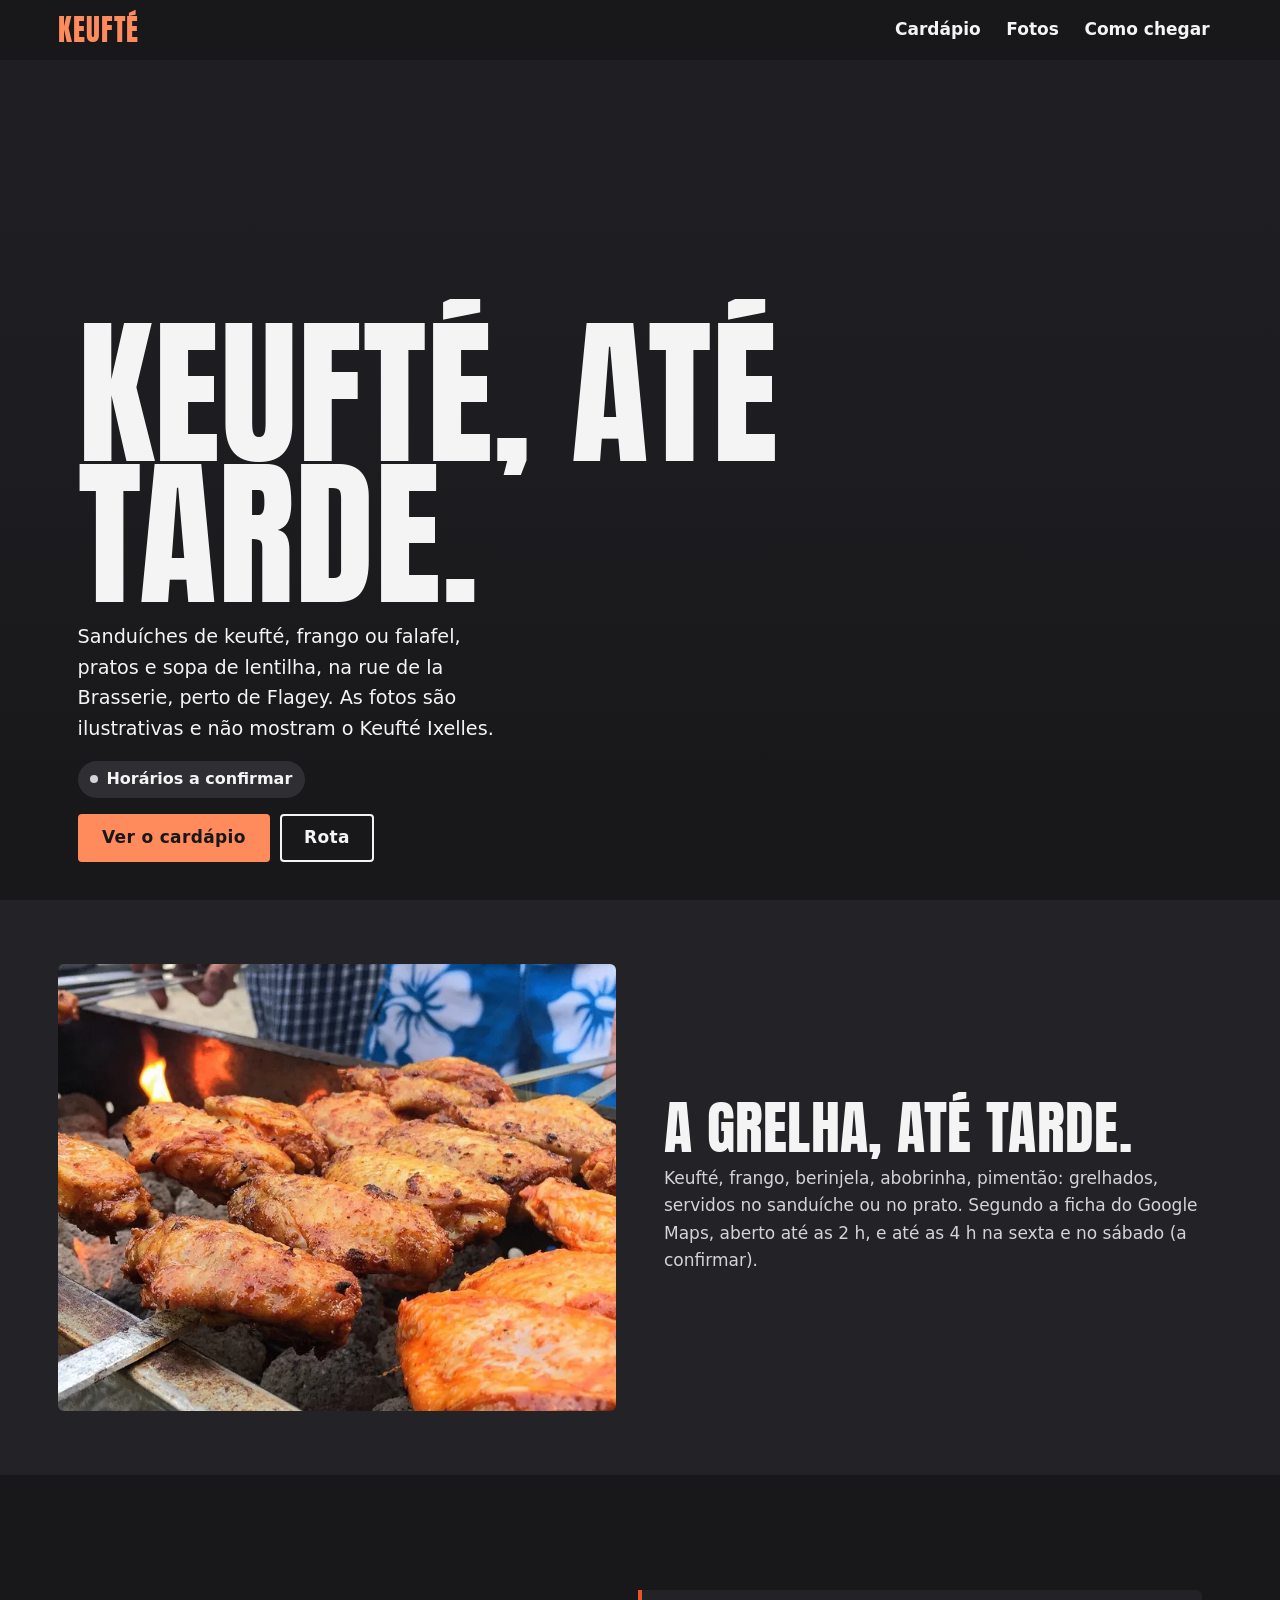
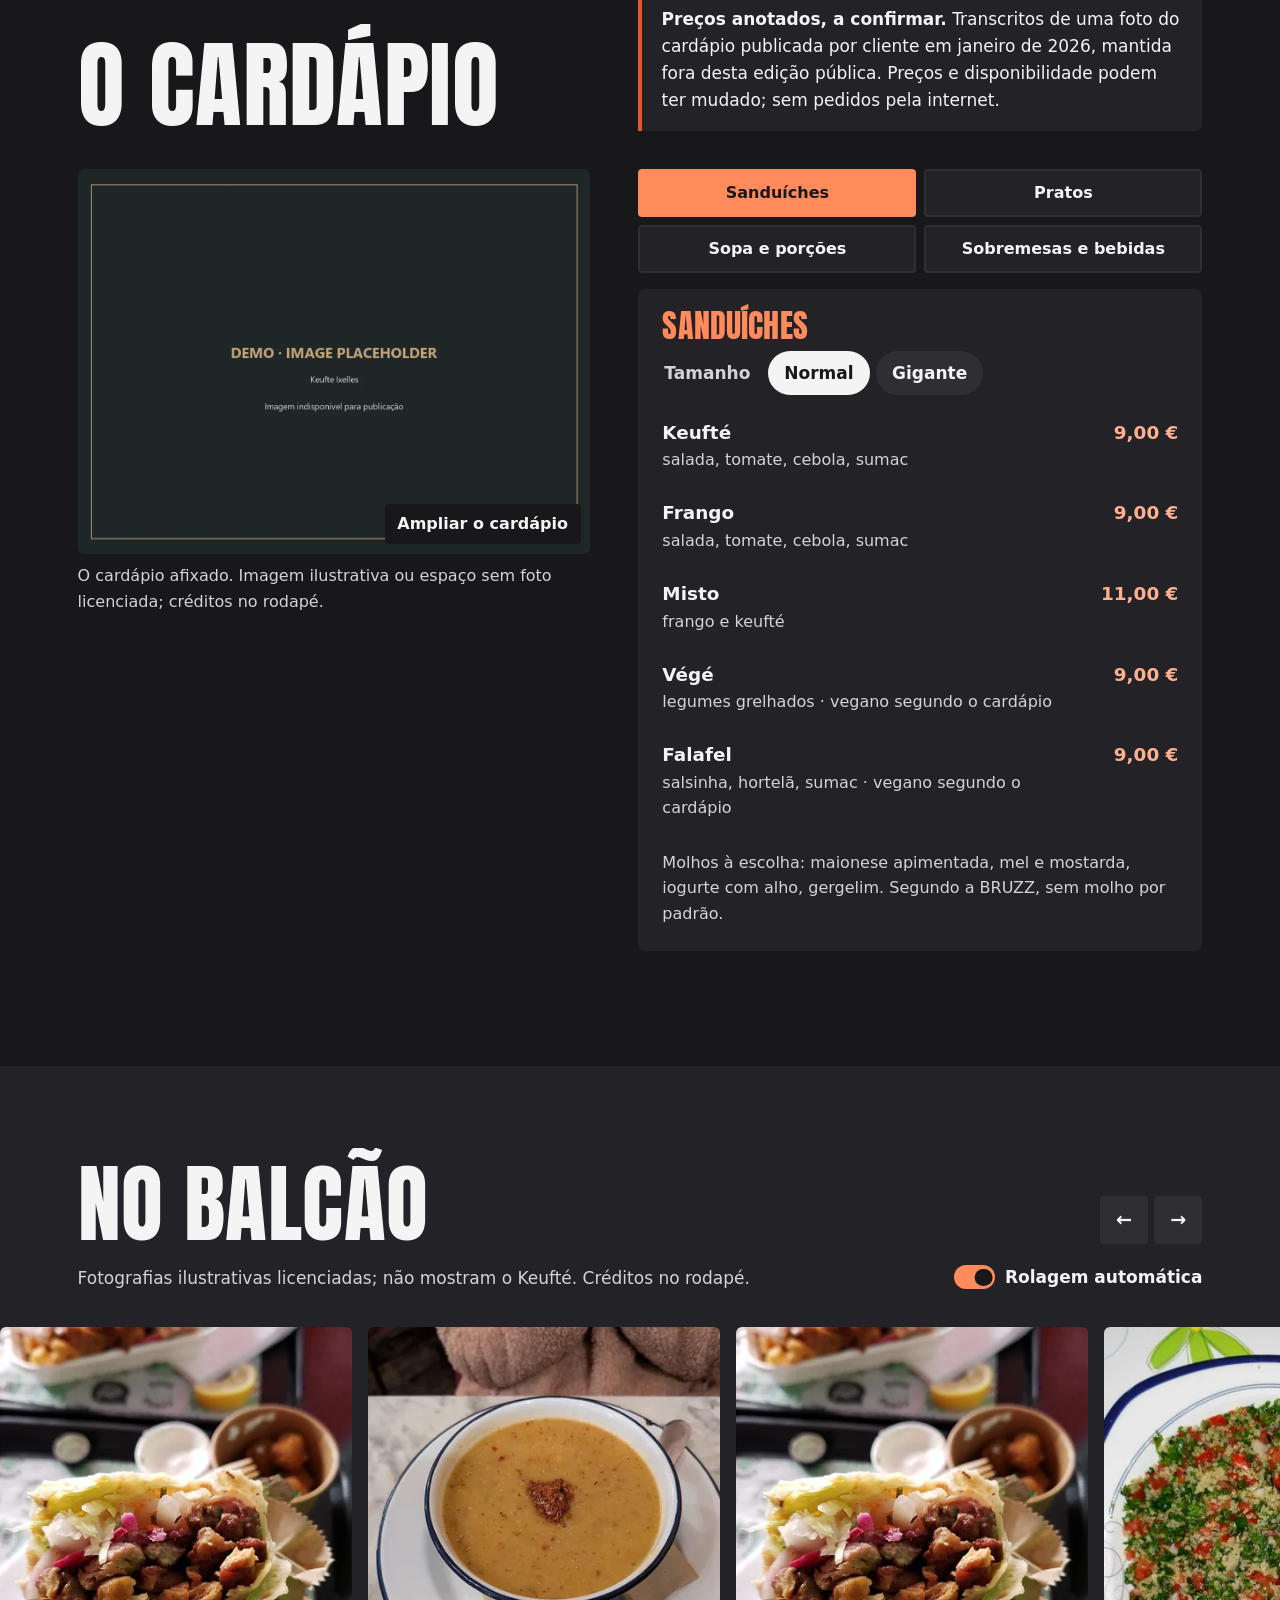
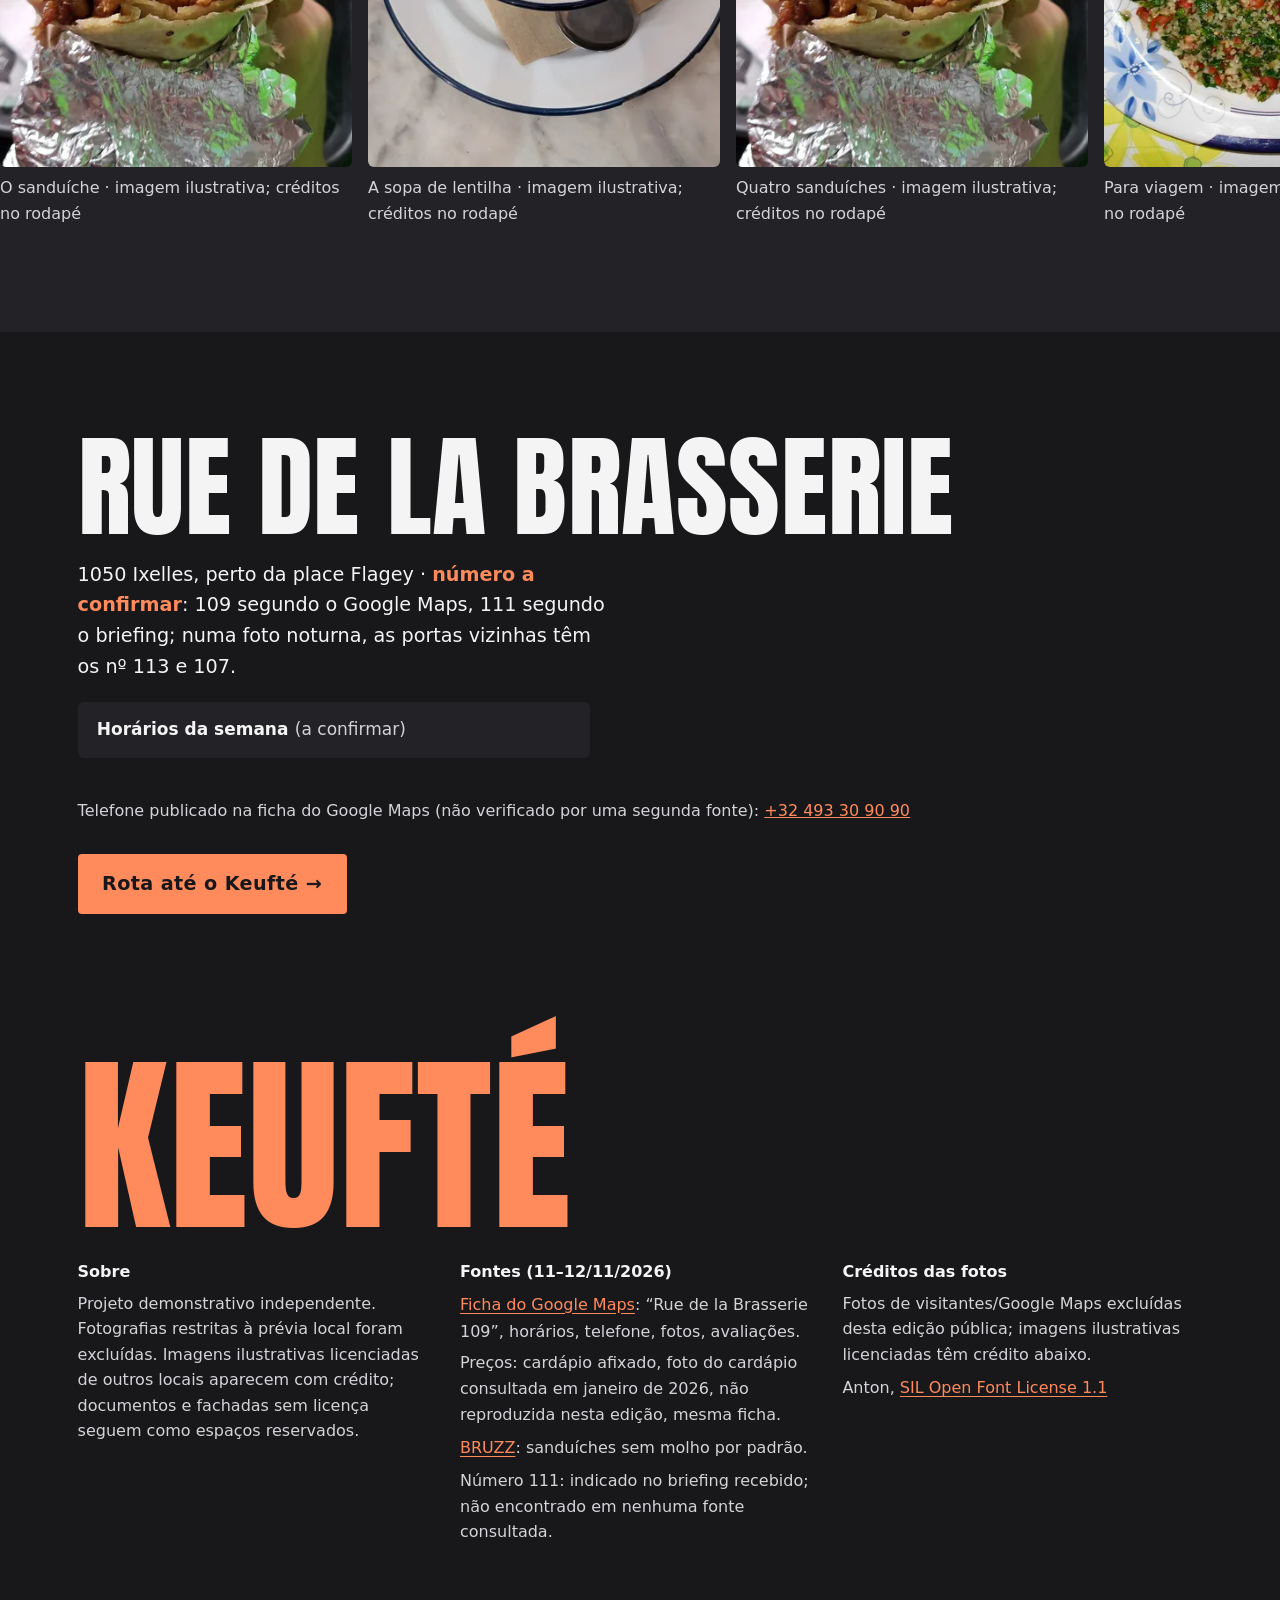
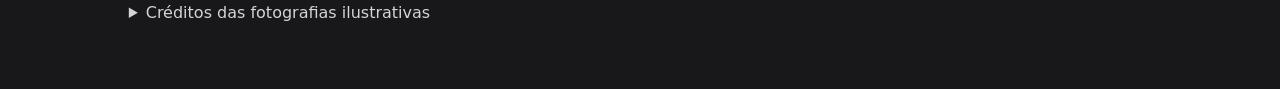
<file: keufte-ixelles/index.html>
<!DOCTYPE html>
<html lang="pt-BR">
<head>
<meta charset="utf-8">
<meta name="viewport" content="width=device-width, initial-scale=1, viewport-fit=cover">
<title>Keufté Ixelles · Flagey — sanduíches de keufté até tarde da noite</title>
<meta name="description" content="Keufté Ixelles, na rue de la Brasserie, perto de Flagey: sanduíches de keufté, frango ou falafel, pratos, sopa de lentilha, aberto até tarde da noite.">
<meta name="theme-color" content="#18181B">
<link rel="preload" href="fonts/anton-latin.woff2" as="font" type="font/woff2" crossorigin>
<link rel="stylesheet" href="styles.css?v=22">
<link rel="icon" href="data:image/svg+xml,%3Csvg xmlns='http://www.w3.org/2000/svg' viewBox='0 0 32 32'%3E%3Crect width='32' height='32' rx='6' fill='%2318181B'/%3E%3Crect x='7' y='14' width='18' height='5' rx='2' fill='%23E8552D'/%3E%3C/svg%3E">
<script>(function(r){r.classList.add('js');if(!matchMedia('(prefers-reduced-motion: reduce)').matches)r.classList.add('motion');setTimeout(function(){if(!r.classList.contains('motion-ready'))r.classList.add('motion-failsafe')},1000)})(document.documentElement)</script>
<script type="module" src="js/main.js?v=10"></script>
</head>
<body>
<a class="skip-link" href="#carte">Ir para o cardápio</a>
<header class="topbar">
  <a class="wordmark" href="#top" aria-label="Keufté Ixelles, voltar ao topo">KEUFTÉ</a>
  <nav class="nav" aria-label="Navegação principal"><a href="#carte">Cardápio</a><a href="#photos">Fotos</a><a href="#venir">Como chegar</a></nav>
</header>

<main id="top">
  <section class="hero" aria-labelledby="hero-title">
    <div class="hero__media" data-fallback-box>
      <picture>
        <source media="(min-width: 56rem)" srcset="img/photos/hero-1024.webp 1024w, img/photos/hero-1500.webp 1500w" sizes="100vw" width="1500" height="844">
        <img data-fallback src="img/photos/hero-portrait-640.webp" srcset="img/photos/hero-portrait-640.webp 640w, img/photos/hero-portrait-900.webp 900w" sizes="100vw" width="900" height="1200" fetchpriority="high" decoding="async"
             alt="Imagem de demonstração: fotografia ilustrativa ou espaço sem foto licenciada do estabelecimento.">
      </picture>
      <p class="credit">Sanduíche ilustrativo de outro local: Andy Li / CC0. Não é o Keufté.</p>
    </div>
    <div class="hero__text">
      <h1 id="hero-title" class="hero__title" data-split>Keufté, até tarde.</h1>
      <p class="hero__lede" data-reveal>Sanduíches de keufté, frango ou falafel, pratos e sopa de lentilha, na rue de la Brasserie, perto de Flagey. As fotos são ilustrativas e não mostram o Keufté Ixelles.</p>
      <p class="status" data-open-status data-state="unknown">Horários a confirmar</p>
      <div class="hero__actions" data-reveal style="--rd:120ms">
        <a class="btn btn--ember" href="#carte" data-magnetic><span class="btn__face">Ver o cardápio</span></a>
        <a class="btn btn--line" href="https://www.google.com/maps/search/?api=1&amp;query=Keuft%C3%A9%20Ixelles%2C%20Rue%20de%20la%20Brasserie%2C%201050%20Ixelles" target="_blank" rel="noopener" data-magnetic><span class="btn__face">Rota</span></a>
      </div>
    </div>
  </section>

  <section class="grill" aria-labelledby="grill-title">
    <div class="grill__band" data-ember>
      <img src="img/photos/strip-assiette-720.webp" srcset="img/photos/strip-assiette-400.webp 400w, img/photos/strip-assiette-720.webp 720w" sizes="(min-width:56rem) 45vw, 100vw" width="720" height="900" loading="lazy" decoding="async" alt="Imagem de demonstração: fotografia ilustrativa ou espaço sem foto licenciada do estabelecimento.">
      <canvas aria-hidden="true"></canvas>
      <p class="credit">Sanduíche ilustrativo de outro local: Andy Li / CC0. Não é o Keufté.</p>
    </div>
    <div class="grill__text">
      <h2 id="grill-title" data-split>A grelha, até tarde.</h2>
      <p data-reveal>Keufté, frango, berinjela, abobrinha, pimentão: grelhados, servidos no sanduíche ou no prato. Segundo a ficha do Google Maps, aberto até as 2 h, e até as 4 h na sexta e no sábado (a confirmar).</p>
    </div>
  </section>

  <section class="menu" id="carte" aria-labelledby="menu-title" data-tabs>
    <div class="menu__head">
      <h2 id="menu-title" data-split>O cardápio</h2>
      <p class="notice" role="note"><strong>Preços anotados, a confirmar.</strong> Transcritos de uma foto do cardápio publicada por cliente em janeiro de 2026, mantida fora desta edição pública. Preços e disponibilidade podem ter mudado; sem pedidos pela internet.</p>
    </div>
    <div class="menu__grid">
      <figure class="menu__media" data-fallback-box>
        <a class="menu__photo" href="img/photos/full-menu-2000.webp" target="_blank" rel="noopener"><img data-fallback src="img/photos/full-menu-1200.webp" srcset="img/photos/full-menu-1200.webp 1200w, img/photos/full-menu-2000.webp 2000w" sizes="(min-width:60rem) 45vw, 100vw" width="1200" height="900" loading="lazy" decoding="async" alt="Imagem de demonstração: fotografia ilustrativa ou espaço sem foto licenciada do estabelecimento."><span class="menu__zoom">Ampliar o cardápio</span></a>
        <figcaption class="caption">O cardápio afixado. Imagem ilustrativa ou espaço sem foto licenciada; créditos no rodapé.</figcaption>
      </figure>
      <div>
        <div class="tabs" role="tablist" aria-label="Categorias do cardápio">
          <button type="button" role="tab" class="tab" id="t-sand" aria-selected="true" aria-controls="p-sand" tabindex="0">Sanduíches</button>
          <button type="button" role="tab" class="tab" id="t-ass" aria-selected="false" aria-controls="p-ass" tabindex="-1">Pratos</button>
          <button type="button" role="tab" class="tab" id="t-acc" aria-selected="false" aria-controls="p-acc" tabindex="-1">Sopa e porções</button>
          <button type="button" role="tab" class="tab" id="t-doux" aria-selected="false" aria-controls="p-doux" tabindex="-1">Sobremesas e bebidas</button>
        </div>
        <div class="panels">
          <div class="panel" role="tabpanel" id="p-sand" aria-labelledby="t-sand" tabindex="0" data-sizes>
            <h3 class="panel__title">Sanduíches</h3>
            <fieldset class="seg" data-seg hidden><legend class="seg__legend">Tamanho</legend>
              <label><input type="radio" name="sz" value="a" checked> Normal</label><label><input type="radio" name="sz" value="b"> Gigante</label></fieldset>
            <ul class="items">
              <li><span class="it">Keufté <small>salada, tomate, cebola, sumac</small></span><span class="pr" data-a="9,00" data-b="13,00">9,00 € · gigante 13,00 €</span></li>
              <li><span class="it">Frango <small>salada, tomate, cebola, sumac</small></span><span class="pr" data-a="9,00" data-b="13,00">9,00 € · gigante 13,00 €</span></li>
              <li><span class="it">Misto <small>frango e keufté</small></span><span class="pr" data-a="11,00" data-b="15,00">11,00 € · gigante 15,00 €</span></li>
              <li><span class="it">Végé <small>legumes grelhados · vegano segundo o cardápio</small></span><span class="pr" data-a="9,00" data-b="13,00">9,00 € · gigante 13,00 €</span></li>
              <li><span class="it">Falafel <small>salsinha, hortelã, sumac · vegano segundo o cardápio</small></span><span class="pr" data-a="9,00" data-b="13,00">9,00 € · gigante 13,00 €</span></li>
            </ul>
            <p class="src">Molhos à escolha: maionese apimentada, mel e mostarda, iogurte com alho, gergelim. Segundo a BRUZZ, sem molho por padrão.</p>
            <p class="visually-hidden" aria-live="polite" data-seg-status></p>
          </div>
          <div class="panel" role="tabpanel" id="p-ass" aria-labelledby="t-ass" tabindex="0" data-sizes>
            <h3 class="panel__title">Pratos</h3>
            <fieldset class="seg" data-seg hidden><legend class="seg__legend">Com</legend>
              <label><input type="radio" name="side" value="a" checked> Bulgur</label><label><input type="radio" name="side" value="b"> Batata hara</label></fieldset>
            <ul class="items">
              <li><span class="it">Keufté</span><span class="pr" data-a="15,00" data-b="17,00">15,00 € · batata hara 17,00 €</span></li>
              <li><span class="it">Frango</span><span class="pr" data-a="15,00" data-b="17,00">15,00 € · batata hara 17,00 €</span></li>
              <li><span class="it">Misto</span><span class="pr" data-a="17,00" data-b="19,00">17,00 € · batata hara 19,00 €</span></li>
              <li><span class="it">Végé <small>vegano segundo o cardápio</small></span><span class="pr" data-a="15,00" data-b="17,00">15,00 € · batata hara 17,00 €</span></li>
              <li><span class="it">Falafel <small>vegano segundo o cardápio</small></span><span class="pr" data-a="15,00" data-b="17,00">15,00 € · batata hara 17,00 €</span></li>
            </ul>
            <p class="src">Servidos com salada, tomate, cebola, legumes grelhados, sumac e molhos (segundo o cardápio).</p>
            <p class="visually-hidden" aria-live="polite" data-seg-status></p>
          </div>
          <div class="panel" role="tabpanel" id="p-acc" aria-labelledby="t-acc" tabindex="0">
            <h3 class="panel__title">Sopa e porções</h3>
            <ul class="items">
              <li><span class="it">Sopa de lentilha <small>pão tostado e limão</small></span><span class="pr">6,00 €</span></li>
              <li><span class="it">Hummus</span><span class="pr">6,00 €</span></li>
              <li><span class="it">Tabule</span><span class="pr">6,00 €</span></li>
              <li><span class="it">Batata hara <small>batata, salsinha, alho, molho apimentado</small></span><span class="pr">7,00 €</span></li>
              <li><span class="it">Falafel <small>4 unidades</small></span><span class="pr">6,00 €</span></li>
              <li><span class="it">Porção de bulgur</span><span class="pr">6,00 €</span></li>
              <li><span class="it">Porção de keufté <small>3 unidades</small></span><span class="pr">7,00 €</span></li>
              <li><span class="it">Porção de frango</span><span class="pr">7,00 €</span></li>
            </ul>
          </div>
          <div class="panel" role="tabpanel" id="p-doux" aria-labelledby="t-doux" tabindex="0">
            <h3 class="panel__title">Sobremesas e bebidas</h3>
            <ul class="items">
              <li><span class="it">Tiramisu</span><span class="pr">5,00 €</span></li>
              <li><span class="it">Baklava <small>nozes e/ou pistache</small></span><span class="pr">6,00 €</span></li>
              <li><span class="it">Trilece <small>bolo à base de leite</small></span><span class="pr">6,00 €</span></li>
              <li><span class="it">Refrigerantes</span><span class="pr">2,00 €</span></li>
              <li><span class="it">Ayran</span><span class="pr">2,00 €</span></li>
            </ul>
          </div>
        </div>
      </div>
    </div>
  </section>

  <section class="strip" id="photos" aria-labelledby="strip-title">
    <div class="strip__head">
      <h2 id="strip-title" data-split>No balcão</h2>
      <div class="strip__nav" data-strip-nav hidden>
        <button type="button" class="strip__btn" data-strip-prev aria-label="Foto anterior">←</button>
        <button type="button" class="strip__btn" data-strip-next aria-label="Próxima foto">→</button>
      </div>
    </div>
    <p class="visually-hidden" aria-live="polite" data-strip-status></p>
    <div class="strip__meta">
      <p class="strip__note">Fotografias ilustrativas licenciadas; não mostram o Keufté. Créditos no rodapé.</p>
      <label class="strip__auto" data-strip-auto hidden><input type="checkbox" role="switch" checked> Rolagem automática</label>
    </div>
    <ul class="strip__track" data-strip aria-label="Galeria de fotografias ilustrativas e espaços reservados">
      <li class="shot"><a class="shot__open" href="img/photos/full-sandwich-788.webp" data-caption="Fotografia ilustrativa de outro local; não mostra o Keufté. Créditos no rodapé."><img src="img/photos/strip-sandwich-400.webp" srcset="img/photos/strip-sandwich-400.webp 400w, img/photos/strip-sandwich-720.webp 720w" sizes="(min-width:56rem) 22vw, 72vw" width="720" height="900" loading="lazy" decoding="async" alt="Imagem de demonstração: fotografia ilustrativa ou espaço sem foto licenciada do estabelecimento."><span class="visually-hidden"> — ampliar a foto</span></a><p>O sanduíche · imagem ilustrativa; créditos no rodapé</p></li>
      <li class="shot"><a class="shot__open" href="img/photos/full-soupe-1050.webp" data-caption="Fotografia ilustrativa de outro local; não mostra o Keufté. Créditos no rodapé."><img src="img/photos/strip-soupe-400.webp" srcset="img/photos/strip-soupe-400.webp 400w, img/photos/strip-soupe-720.webp 720w" sizes="(min-width:56rem) 22vw, 72vw" width="720" height="900" loading="lazy" decoding="async" alt="Imagem de demonstração: fotografia ilustrativa ou espaço sem foto licenciada do estabelecimento."><span class="visually-hidden"> — ampliar a foto</span></a><p>A sopa de lentilha · imagem ilustrativa; créditos no rodapé</p></li>
      <li class="shot"><a class="shot__open" href="img/photos/full-wraps-1050.webp" data-caption="Fotografia ilustrativa de outro local; não mostra o Keufté. Créditos no rodapé."><img src="img/photos/strip-wraps-400.webp" srcset="img/photos/strip-wraps-400.webp 400w, img/photos/strip-wraps-720.webp 720w" sizes="(min-width:56rem) 22vw, 72vw" width="720" height="900" loading="lazy" decoding="async" alt="Imagem de demonstração: fotografia ilustrativa ou espaço sem foto licenciada do estabelecimento."><span class="visually-hidden"> — ampliar a foto</span></a><p>Quatro sanduíches · imagem ilustrativa; créditos no rodapé</p></li>
      <li class="shot"><a class="shot__open" href="img/photos/full-boulghour-1050.webp" data-caption="Fotografia ilustrativa de outro local; não mostra o Keufté. Créditos no rodapé."><img src="img/photos/strip-boulghour-400.webp" srcset="img/photos/strip-boulghour-400.webp 400w, img/photos/strip-boulghour-720.webp 720w" sizes="(min-width:56rem) 22vw, 72vw" width="720" height="900" loading="lazy" decoding="async" alt="Imagem de demonstração: fotografia ilustrativa ou espaço sem foto licenciada do estabelecimento."><span class="visually-hidden"> — ampliar a foto</span></a><p>Para viagem · imagem ilustrativa; créditos no rodapé</p></li>
      <li class="shot"><a class="shot__open" href="img/photos/full-taboule-1050.webp" data-caption="Fotografia ilustrativa de outro local; não mostra o Keufté. Créditos no rodapé."><img src="img/photos/strip-taboule-400.webp" srcset="img/photos/strip-taboule-400.webp 400w, img/photos/strip-taboule-720.webp 720w" sizes="(min-width:56rem) 22vw, 72vw" width="720" height="900" loading="lazy" decoding="async" alt="Imagem de demonstração: fotografia ilustrativa ou espaço sem foto licenciada do estabelecimento."><span class="visually-hidden"> — ampliar a foto</span></a><p>O tabule · imagem ilustrativa; créditos no rodapé</p></li>
      <li class="shot"><a class="shot__open" href="img/photos/full-facade-jour-1050.webp" data-caption="Espaço reservado: foto da fachada sem licença para publicação."><img src="img/photos/strip-facade-jour-400.webp" srcset="img/photos/strip-facade-jour-400.webp 400w, img/photos/strip-facade-jour-720.webp 720w" sizes="(min-width:56rem) 22vw, 72vw" width="720" height="900" loading="lazy" decoding="async" alt="Imagem de demonstração: fotografia ilustrativa ou espaço sem foto licenciada do estabelecimento."><span class="visually-hidden"> — ampliar a foto</span></a><p>Fachada sem foto publicável · espaço reservado</p></li>
    </ul>
  </section>

  <section class="visit" id="venir" aria-labelledby="visit-title">
    <h2 id="visit-title" class="visit__title" data-split>Rue de la Brasserie</h2>
    <p class="visit__addr" data-reveal>1050 Ixelles, perto da place Flagey · <strong>número a confirmar</strong>: 109 segundo o Google Maps, 111 segundo o briefing; numa foto noturna, as portas vizinhas têm os nº 113 e 107.</p>
    <details class="hours">
      <summary>Horários da semana <span class="hours__hint">(a confirmar)</span></summary>
      <table>
        <caption class="visually-hidden">Horários publicados na ficha do Google Maps</caption>
        <tbody>
          <tr><th scope="row">Segunda</th><td>11 h 30 – 2 h</td></tr>
          <tr><th scope="row">Terça</th><td>11 h 30 – 2 h</td></tr>
          <tr><th scope="row">Quarta</th><td>11 h 30 – 2 h</td></tr>
          <tr><th scope="row">Quinta</th><td>11 h 30 – 3 h</td></tr>
          <tr><th scope="row">Sexta</th><td>11 h 30 – 4 h</td></tr>
          <tr><th scope="row">Sábado</th><td>11 h 30 – 4 h</td></tr>
          <tr><th scope="row">Domingo</th><td>11 h 30 – 2 h</td></tr>
        </tbody>
      </table>
      <p class="note">Segundo a ficha do Google Maps, consultada em 11/11/2026; não confirmados pelo Keufté. Feriados: horários possivelmente diferentes.</p>
    </details>
    <p class="note">Telefone publicado na ficha do Google Maps (não verificado por uma segunda fonte): <a href="tel:+32493309090">+32 493 30 90 90</a></p>
    <a class="btn btn--ember btn--xl" href="https://www.google.com/maps/search/?api=1&amp;query=Keuft%C3%A9%20Ixelles%2C%20Rue%20de%20la%20Brasserie%2C%201050%20Ixelles" target="_blank" rel="noopener" data-magnetic><span class="btn__face">Rota até o Keufté →</span></a>
  </section>
</main>

<footer class="foot">
  <p class="foot__mark" aria-hidden="true">KEUFTÉ</p>
  <div class="foot__cols">
    <div><p class="foot__label">Sobre</p><p>Projeto demonstrativo independente. Fotografias restritas à prévia local foram excluídas. Imagens ilustrativas licenciadas de outros locais aparecem com crédito; documentos e fachadas sem licença seguem como espaços reservados.</p></div>
    <div><p class="foot__label">Fontes (11–12/11/2026)</p><ul>
      <li><a href="https://www.google.com/maps/place/Keuft%C3%A9+Ixelles/@50.82796,4.3744148,17z/data=!4m6!3m5!1s0x47c3c5df3d7176c9:0x53f7d4f347ac69d3!8m2!3d50.82796!4d4.3744148!16s%2Fg%2F11sh0b7bfh" target="_blank" rel="noopener">Ficha do Google Maps</a>: “Rue de la Brasserie 109”, horários, telefone, fotos, avaliações.</li>
      <li>Preços: cardápio afixado, foto do cardápio consultada em janeiro de 2026, não reproduzida nesta edição, mesma ficha.</li>
      <li><a href="https://www.bruzz.be/en/videoreeks/bruzz-international-op-zondag/video-keufte-ixelles-our-sandwiches-have-no-sauce-default" target="_blank" rel="noopener">BRUZZ</a>: sanduíches sem molho por padrão.</li>
      <li>Número 111: indicado no briefing recebido; não encontrado em nenhuma fonte consultada.</li></ul></div>
    <div><p class="foot__label">Créditos das fotos</p><ul>
      <li>Fotos de visitantes/Google Maps excluídas desta edição pública; imagens ilustrativas licenciadas têm crédito abaixo.</li>
      <li>Anton, <a href="fonts/OFL-Anton.txt">SIL Open Font License 1.1</a></li></ul></div>
  </div>
<details class="public-photo-credits" style="grid-column:1/-1;padding:1.5rem 4vw;line-height:1.5"><summary>Créditos das fotografias ilustrativas</summary><p>As fotos mostram outros locais e pratos; não retratam este estabelecimento.</p><ul><li><a href="https://commons.wikimedia.org/wiki/File:Falafel_1.JPG" target="_blank" rel="noopener">Falafel 1.JPG</a> — Miansari66, <a href="http://creativecommons.org/publicdomain/zero/1.0/deed.en" target="_blank" rel="noopener">CC0</a>. Recorte e redimensionamento para esta demonstração.</li><li><a href="https://commons.wikimedia.org/wiki/File:Skewer_with_marinated_chicken_wings_bbq_barbeque.jpg" target="_blank" rel="noopener">Skewer with marinated chicken wings bbq barbeque.jpg</a> — Amin, <a href="https://creativecommons.org/licenses/by-sa/4.0" target="_blank" rel="noopener">CC BY-SA 4.0</a>. Recorte e redimensionamento para esta demonstração.</li><li><a href="https://commons.wikimedia.org/wiki/File:Homemade_Lentil_Soup_-_Lavash_2025-02-10.jpg" target="_blank" rel="noopener">Homemade Lentil Soup - Lavash 2025-02-10.jpg</a> — Andy Li, <a href="http://creativecommons.org/publicdomain/zero/1.0/deed.en" target="_blank" rel="noopener">CC0</a>. Recorte e redimensionamento para esta demonstração.</li><li><a href="https://commons.wikimedia.org/wiki/File:Tabouleh_1.JPG" target="_blank" rel="noopener">Tabouleh 1.JPG</a> — Miansari66, <a href="http://creativecommons.org/publicdomain/zero/1.0/deed.en" target="_blank" rel="noopener">CC0</a>. Recorte e redimensionamento para esta demonstração.</li><li><a href="https://commons.wikimedia.org/wiki/File:D%C3%B6ner_Kebab_Wrap_-_What_The_Pitta.jpg" target="_blank" rel="noopener">Döner Kebab Wrap - What The Pitta.jpg</a> — Andy Li, <a href="http://creativecommons.org/publicdomain/zero/1.0/deed.en" target="_blank" rel="noopener">CC0</a>. Recorte e redimensionamento para esta demonstração.</li></ul></details></footer>

<nav class="dock" aria-label="Rota">
  <a class="dock__btn" href="https://www.google.com/maps/search/?api=1&amp;query=Keuft%C3%A9%20Ixelles%2C%20Rue%20de%20la%20Brasserie%2C%201050%20Ixelles" target="_blank" rel="noopener">Rota</a>
</nav>
<dialog class="viewer" aria-labelledby="viewer-title" data-viewer>
  <h2 class="visually-hidden" id="viewer-title">Foto ampliada</h2>
  <figure class="viewer__figure">
    <div class="viewer__frame"><img class="viewer__img" src="data:image/svg+xml,%3Csvg xmlns='http://www.w3.org/2000/svg' viewBox='0 0 1 1'%3E%3C/svg%3E" alt="" width="1050" height="1400"></div>
    <figcaption class="viewer__cap"><span data-viewer-cap></span> <span class="viewer__pos" data-viewer-pos></span></figcaption>
  </figure>
  <div class="viewer__bar">
    <button type="button" class="strip__btn" data-viewer-prev aria-label="Foto anterior">←</button>
    <button type="button" class="strip__btn" data-viewer-next aria-label="Próxima foto">→</button>
    <button type="button" class="strip__btn viewer__close" data-viewer-close>Fechar</button>
  </div>
</dialog>
</body>
</html>
</file>
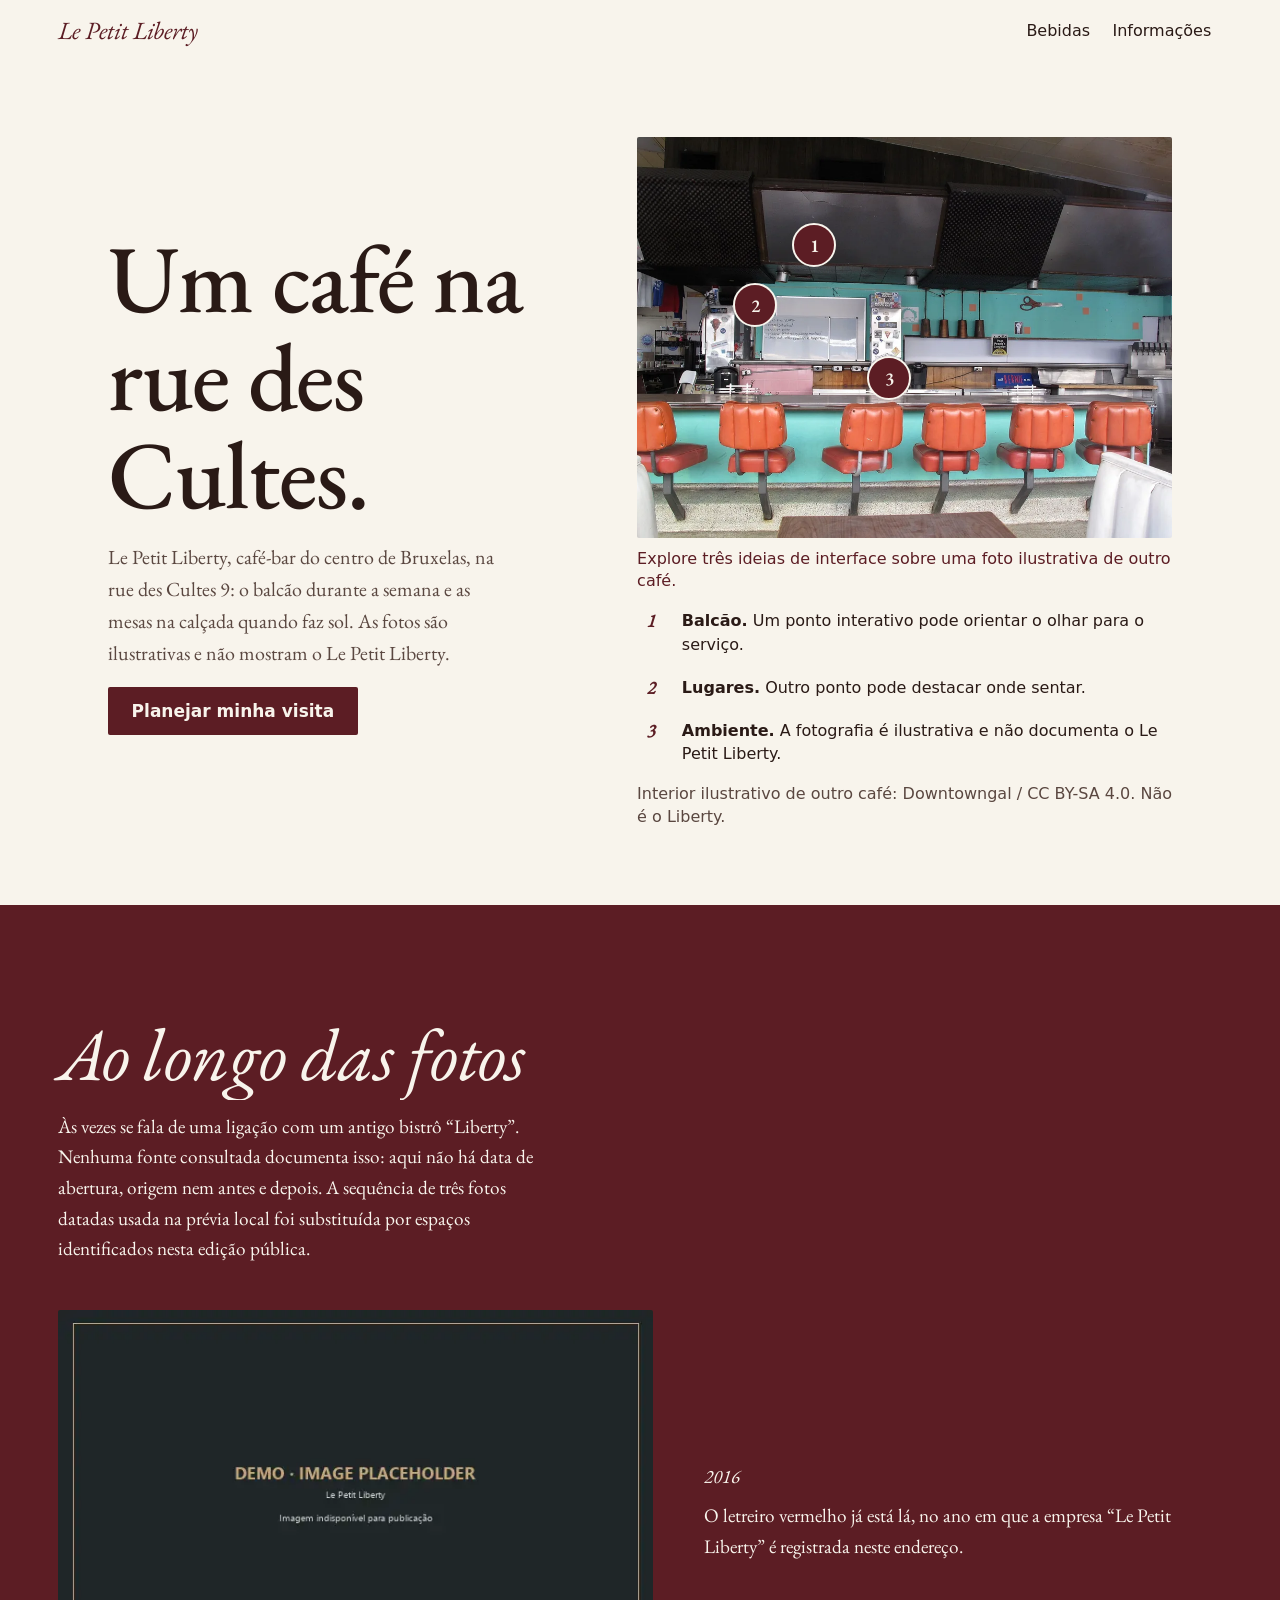
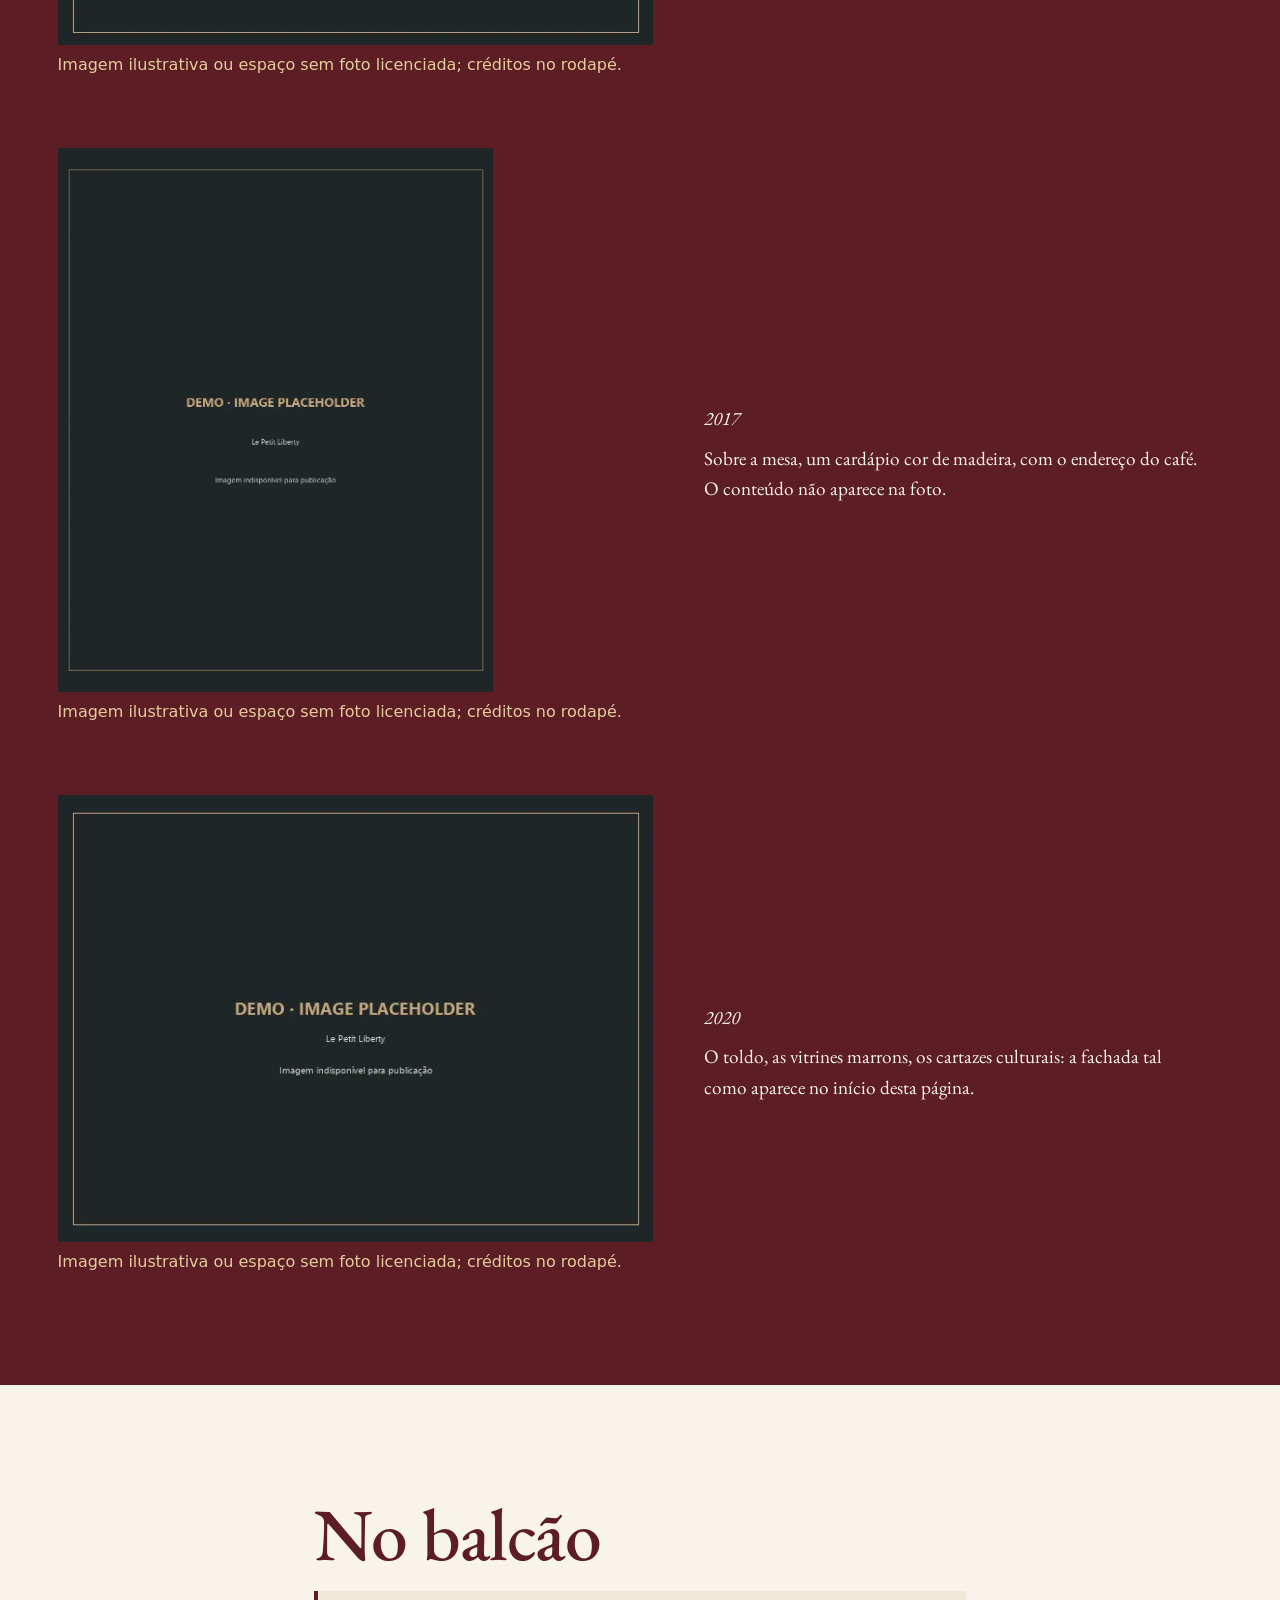
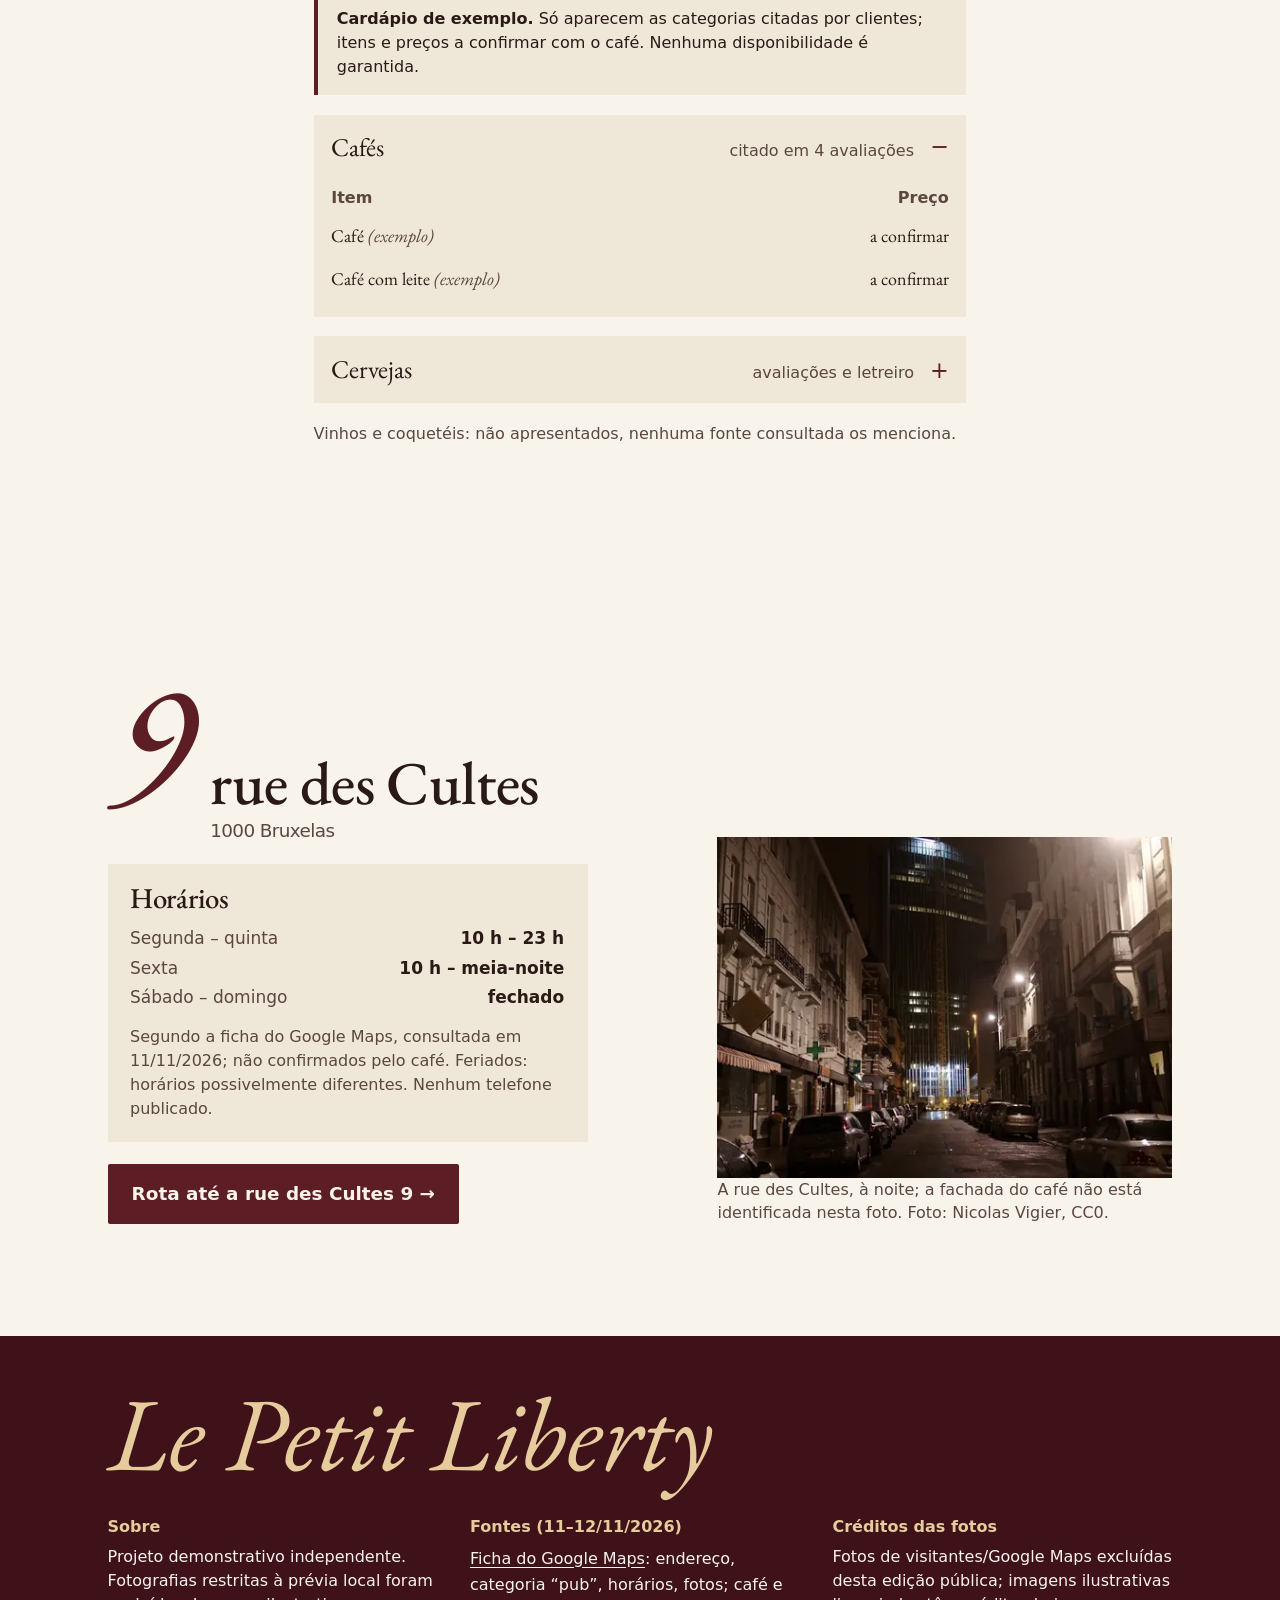
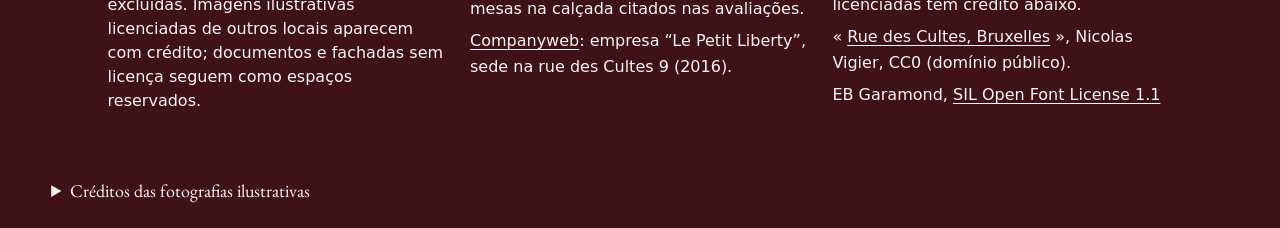
<file: le-petit-liberty/index.html>
<!DOCTYPE html>
<html lang="pt-BR">
<head>
<meta charset="utf-8">
<meta name="viewport" content="width=device-width, initial-scale=1, viewport-fit=cover">
<title>Le Petit Liberty · rue des Cultes 9, Bruxelas — café-bar</title>
<meta name="description" content="Le Petit Liberty, café-bar na rue des Cultes 9, no centro de Bruxelas: um café, uma cerveja, mesas na calçada.">
<meta name="theme-color" content="#5C1D24">
<link rel="preload" href="fonts/ebgaramond-latin.woff2" as="font" type="font/woff2" crossorigin>
<link rel="stylesheet" href="styles.css?v=15">
<link rel="icon" href="data:image/svg+xml,%3Csvg xmlns='http://www.w3.org/2000/svg' viewBox='0 0 32 32'%3E%3Crect width='32' height='32' rx='6' fill='%235C1D24'/%3E%3Ctext x='16' y='22' text-anchor='middle' font-family='Georgia' font-size='16' fill='%23F8F4EC'%3EL%3C/text%3E%3C/svg%3E">
<script>(function(r){r.classList.add('js');if(!matchMedia('(prefers-reduced-motion: reduce)').matches)r.classList.add('motion');setTimeout(function(){if(!r.classList.contains('motion-ready'))r.classList.add('motion-failsafe')},1000)})(document.documentElement)</script>
<script type="module" src="js/main.js?v=7"></script>
</head>
<body>
<a class="skip-link" href="#infos">Ir para as informações práticas</a>
<header class="topbar">
  <a class="wordmark" href="#top" aria-label="Le Petit Liberty, voltar ao topo">Le Petit Liberty</a>
  <nav class="nav" aria-label="Navegação principal"><a href="#boissons">Bebidas</a><a href="#infos">Informações</a></nav>
</header>

<main id="top">
  <section class="hero" aria-labelledby="hero-title">
    <div class="hero__text">
      <h1 id="hero-title" class="hero__title" data-split>Um café na rue des Cultes.</h1>
      <p class="hero__lede" data-reveal>Le Petit Liberty, café-bar do centro de Bruxelas, na rue des Cultes 9: o balcão durante a semana e as mesas na calçada quando faz sol. As fotos são ilustrativas e não mostram o Le Petit Liberty.</p>
      <div class="hero__actions" data-reveal style="--rd:120ms">
        <a class="btn btn--velvet" href="#infos" data-magnetic><span class="btn__face">Planejar minha visita</span></a>
      </div>
    </div>
    <figure class="hero__photo" data-fallback-box data-spots>
      <div class="spots">
        <img data-fallback src="img/photos/illustrative-cafe-1024.webp" srcset="img/photos/illustrative-cafe-640.webp 640w, img/photos/illustrative-cafe-1024.webp 1024w, img/photos/illustrative-cafe-1600.webp 1600w" sizes="(min-width:60rem) 55vw, 100vw" width="1600" height="1200" fetchpriority="high" decoding="async"
             alt="Imagem de demonstração: fotografia ilustrativa ou espaço sem foto licenciada do estabelecimento.">
        <button type="button" class="spot" style="--x:33%;--y:27%" aria-controls="spot-note" aria-pressed="false" data-spot="0" hidden><span aria-hidden="true">1</span><span class="visually-hidden">Ideia 1: destacar o balcão</span></button>
        <button type="button" class="spot" style="--x:22%;--y:42%" aria-controls="spot-note" aria-pressed="false" data-spot="1" hidden><span aria-hidden="true">2</span><span class="visually-hidden">Ideia 2: destacar os lugares</span></button>
        <button type="button" class="spot" style="--x:47%;--y:60%" aria-controls="spot-note" aria-pressed="false" data-spot="2" hidden><span aria-hidden="true">3</span><span class="visually-hidden">Ideia 3: destacar o ambiente</span></button>
      </div>
      <figcaption>
        <p class="spot-hint" data-spot-hint hidden>Explore três ideias de interface sobre uma foto ilustrativa de outro café.</p>
        <ol class="spot-notes" id="spot-note" data-spot-notes>
          <li data-note="0"><span><strong>Balcão.</strong> Um ponto interativo pode orientar o olhar para o serviço.</span></li>
          <li data-note="1"><span><strong>Lugares.</strong> Outro ponto pode destacar onde sentar.</span></li>
          <li data-note="2"><span><strong>Ambiente.</strong> A fotografia é ilustrativa e não documenta o Le Petit Liberty.</span></li>
        </ol>
        <p class="credit">Interior ilustrativo de outro café: Downtowngal / CC BY-SA 4.0. Não é o Liberty.</p>
      </figcaption>
    </figure>
  </section>

  <section class="story" aria-labelledby="story-title" data-glow>
    <div class="glow" aria-hidden="true"></div>
    <div class="story__inner">
      <h2 id="story-title" data-split>Ao longo das fotos</h2>
      <p class="story__lede" data-reveal>Às vezes se fala de uma ligação com um antigo bistrô “Liberty”. Nenhuma fonte consultada documenta isso: aqui não há data de abertura, origem nem antes e depois. A sequência de três fotos datadas usada na prévia local foi substituída por espaços identificados nesta edição pública.</p>
      <div class="essay">
        <ol class="essay__steps">
          <li class="essay__step" data-essay-step="0">
            <p class="essay__year">2016</p>
            <figure class="essay__inline"><img src="img/photos/enseigne-640.webp" srcset="img/photos/enseigne-640.webp 640w, img/photos/enseigne-960.webp 960w" sizes="(min-width:60rem) 50vw, 100vw" width="960" height="540" alt="Imagem de demonstração: fotografia ilustrativa ou espaço sem foto licenciada do estabelecimento." loading="lazy" decoding="async"><figcaption class="essay__credit">Imagem ilustrativa ou espaço sem foto licenciada; créditos no rodapé.</figcaption></figure>
            <p class="essay__body">O letreiro vermelho já está lá, no ano em que a empresa “Le Petit Liberty” é registrada neste endereço.</p>
          </li>
          <li class="essay__step" data-essay-step="1">
            <p class="essay__year">2017</p>
            <figure class="essay__inline"><img src="img/photos/carte-600.webp" srcset="img/photos/carte-600.webp 600w, img/photos/carte-900.webp 900w" sizes="(min-width:60rem) 50vw, 100vw" width="900" height="1125" alt="Imagem de demonstração: fotografia ilustrativa ou espaço sem foto licenciada do estabelecimento." loading="lazy" decoding="async"><figcaption class="essay__credit">Imagem ilustrativa ou espaço sem foto licenciada; créditos no rodapé.</figcaption></figure>
            <p class="essay__body">Sobre a mesa, um cardápio cor de madeira, com o endereço do café. O conteúdo não aparece na foto.</p>
          </li>
          <li class="essay__step" data-essay-step="2">
            <p class="essay__year">2020</p>
            <figure class="essay__inline"><img src="img/photos/facade-640.webp" srcset="img/photos/facade-640.webp 640w, img/photos/facade-1024.webp 1024w" sizes="(min-width:60rem) 50vw, 100vw" width="1600" height="1200" alt="Imagem de demonstração: fotografia ilustrativa ou espaço sem foto licenciada do estabelecimento." loading="lazy" decoding="async"><figcaption class="essay__credit">Imagem ilustrativa ou espaço sem foto licenciada; créditos no rodapé.</figcaption></figure>
            <p class="essay__body">O toldo, as vitrines marrons, os cartazes culturais: a fachada tal como aparece no início desta página.</p>
          </li>
        </ol>
      </div>
    </div>
  </section>

  <section class="drinks" id="boissons" aria-labelledby="drinks-title">
    <h2 id="drinks-title" data-split>No balcão</h2>
    <p class="notice" role="note"><strong>Cardápio de exemplo.</strong> Só aparecem as categorias citadas por clientes; itens e preços a confirmar com o café. Nenhuma disponibilidade é garantida.</p>
    <details class="drink" open data-smooth>
      <summary><span>Cafés</span><span class="drink__src">citado em 4 avaliações</span></summary>
      <div class="drink__body">
        <table><caption class="visually-hidden">Cafés, exemplos</caption><thead><tr><th scope="col">Item</th><th scope="col">Preço</th></tr></thead>
          <tbody><tr><th scope="row">Café <em>(exemplo)</em></th><td>a confirmar</td></tr><tr><th scope="row">Café com leite <em>(exemplo)</em></th><td>a confirmar</td></tr></tbody></table>
      </div>
    </details>
    <details class="drink" data-smooth>
      <summary><span>Cervejas</span><span class="drink__src">avaliações e letreiro</span></summary>
      <div class="drink__body">
        <table><caption class="visually-hidden">Cervejas, exemplos</caption><thead><tr><th scope="col">Item</th><th scope="col">Preço</th></tr></thead>
          <tbody><tr><th scope="row">Jupiler <em>(logotipo no letreiro em 2016 e 2020)</em></th><td>a confirmar</td></tr><tr><th scope="row">Cerveja long neck <em>(exemplo)</em></th><td>a confirmar</td></tr></tbody></table>
      </div>
    </details>
    <p class="drinks__gap">Vinhos e coquetéis: não apresentados, nenhuma fonte consultada os menciona.</p>
  </section>

  <section class="infos" id="infos" aria-labelledby="infos-title" tabindex="-1">
    <div class="infos__main">
      <h2 id="infos-title" class="infos__title"><span class="infos__number" data-split>9</span> <span data-reveal>rue des Cultes <span class="infos__city">1000 Bruxelas</span></span></h2>
      <div class="hours-card" data-reveal>
        <h3>Horários</h3>
        <table class="hours"><caption class="visually-hidden">Horários publicados na ficha do Google Maps</caption><tbody>
          <tr><th scope="row">Segunda – quinta</th><td>10 h – 23 h</td></tr>
          <tr><th scope="row">Sexta</th><td>10 h – meia-noite</td></tr>
          <tr><th scope="row">Sábado – domingo</th><td>fechado</td></tr></tbody></table>
        <p class="note">Segundo a ficha do Google Maps, consultada em 11/11/2026; não confirmados pelo café. Feriados: horários possivelmente diferentes. Nenhum telefone publicado.</p>
      </div>
      <a class="btn btn--velvet btn--xl" href="https://www.google.com/maps/search/?api=1&amp;query=Le%20Petit%20Liberty%2C%20Rue%20des%20Cultes%209%2C%201000%20Bruxelles" target="_blank" rel="noopener" data-magnetic><span class="btn__face">Rota até a rue des Cultes 9 →</span></a>
    </div>
    <figure class="infos__photo"><img src="img/world/rue-des-cultes-960.webp" srcset="img/world/rue-des-cultes-640.webp 640w, img/world/rue-des-cultes-960.webp 960w" sizes="(min-width:56rem) 40vw, 100vw" width="1600" height="900" loading="lazy" decoding="async" alt="A rue des Cultes à noite, fachadas iluminadas pelos postes."><figcaption>A rue des Cultes, à noite; a fachada do café não está identificada nesta foto. Foto: Nicolas Vigier, CC0.</figcaption></figure>
  </section>
  <!-- Événements : aucune date vérifiée → section non affichée. -->
</main>

<footer class="foot">
  <p class="foot__mark" aria-hidden="true">Le Petit Liberty</p>
  <div class="foot__cols">
    <div><p class="foot__label">Sobre</p><p>Projeto demonstrativo independente. Fotografias restritas à prévia local foram excluídas. Imagens ilustrativas licenciadas de outros locais aparecem com crédito; documentos e fachadas sem licença seguem como espaços reservados.</p></div>
    <div><p class="foot__label">Fontes (11–12/11/2026)</p><ul>
      <li><a href="https://www.google.com/maps/place/Le+Petit+Liberty/@50.8498748,4.3671468,17z/data=!4m6!3m5!1s0x47c3c37db3a05f97:0x69a5e36e45a23aa7!8m2!3d50.8498748!4d4.3671468!16s%2Fg%2F11bzx2swps" target="_blank" rel="noopener">Ficha do Google Maps</a>: endereço, categoria “pub”, horários, fotos; café e mesas na calçada citados nas avaliações.</li>
      <li><a href="https://www.companyweb.be/en/0646669108/le-petit-liberty" target="_blank" rel="noopener">Companyweb</a>: empresa “Le Petit Liberty”, sede na rue des Cultes 9 (2016).</li></ul></div>
    <div><p class="foot__label">Créditos das fotos</p><ul>
      <li>Fotos de visitantes/Google Maps excluídas desta edição pública; imagens ilustrativas licenciadas têm crédito abaixo.</li>
      <li>« <a href="https://commons.wikimedia.org/wiki/File:Rue_des_Cultes,_Bruxelles.jpg" target="_blank" rel="noopener">Rue des Cultes, Bruxelles</a> », Nicolas Vigier, CC0 (domínio público).</li>
      <li>EB Garamond, <a href="fonts/OFL-EBGaramond.txt">SIL Open Font License 1.1</a></li></ul></div>
  </div>
<details class="public-photo-credits" style="grid-column:1/-1;padding:1.5rem 4vw;line-height:1.5"><summary>Créditos das fotografias ilustrativas</summary><p>As fotos mostram outros locais e pratos; não retratam este estabelecimento.</p><ul><li><a href="https://commons.wikimedia.org/wiki/File:Interior_Johnie%27s_Coffee_Shop_2021.jpg" target="_blank" rel="noopener">Interior Johnie's Coffee Shop 2021.jpg</a> — Downtowngal, <a href="https://creativecommons.org/licenses/by-sa/4.0" target="_blank" rel="noopener">CC BY-SA 4.0</a>. Recorte e redimensionamento para esta demonstração.</li></ul></details></footer>
</body>
</html>
</file>
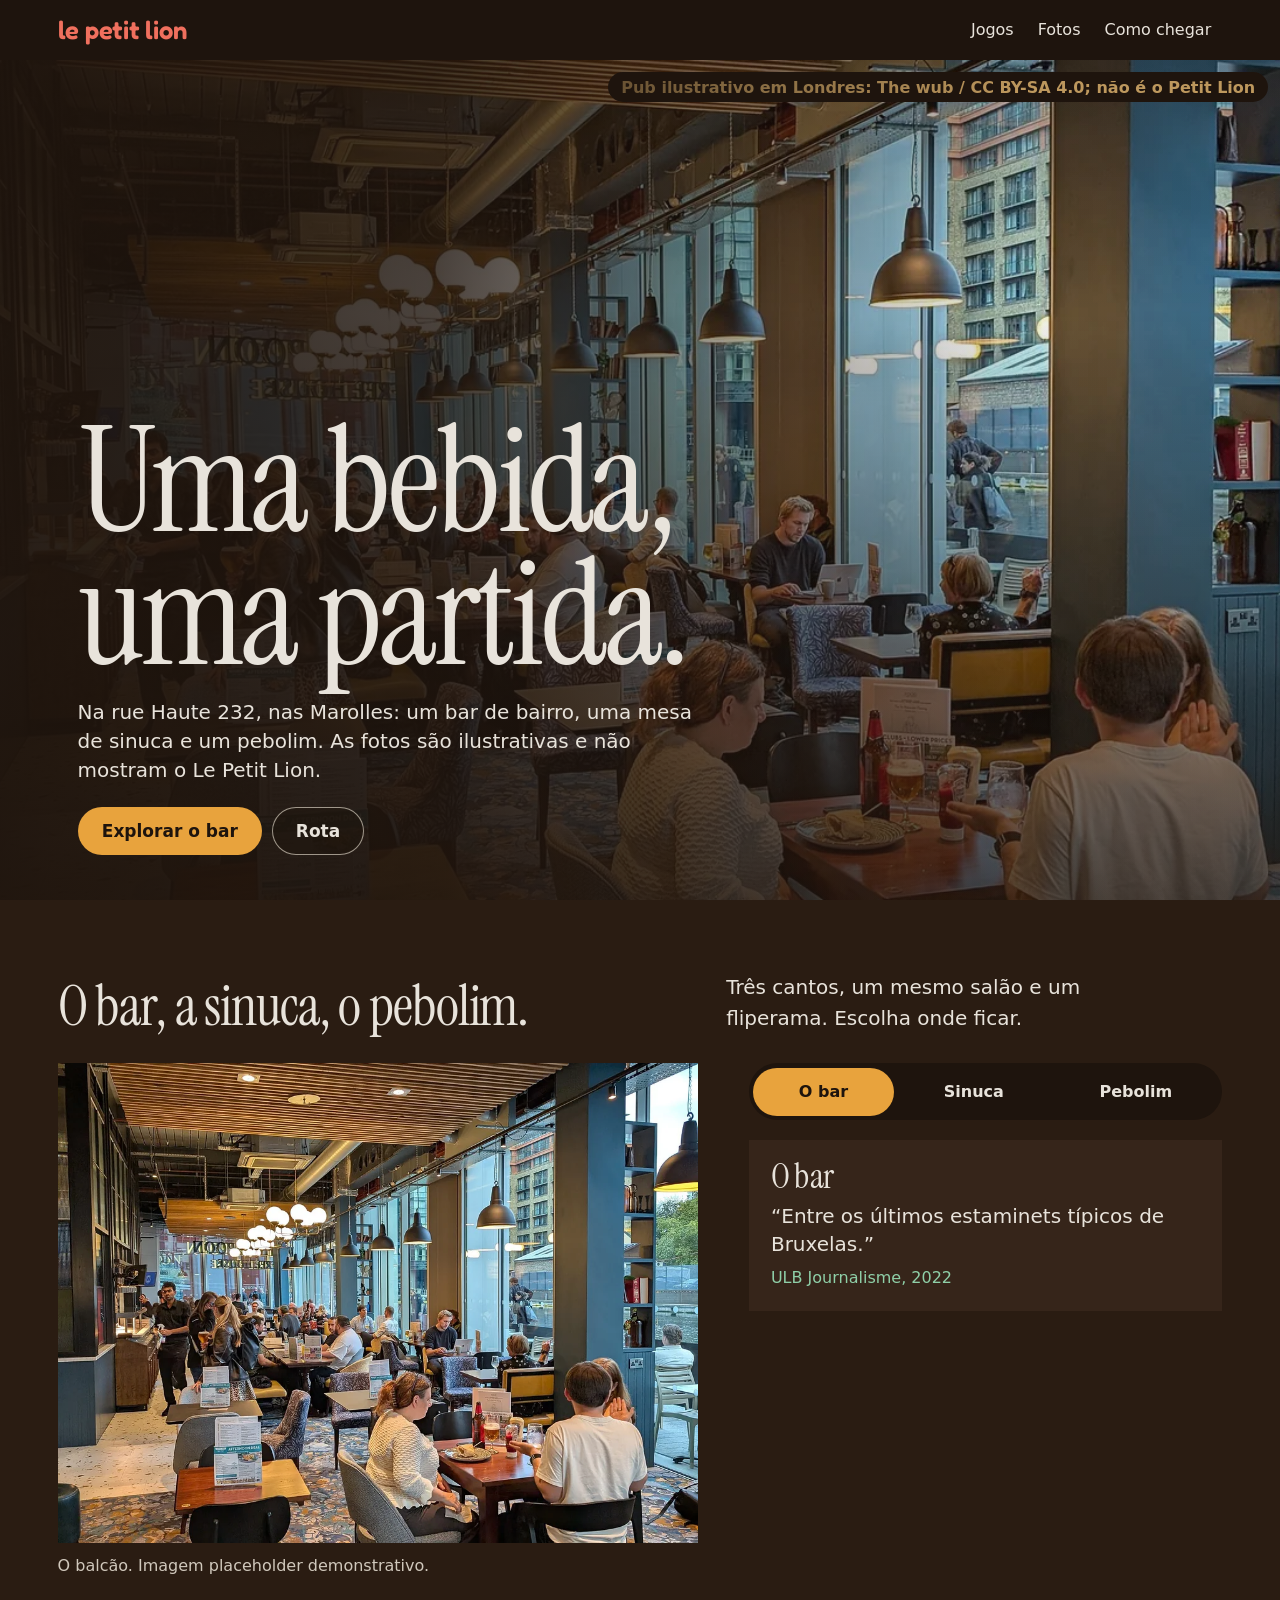
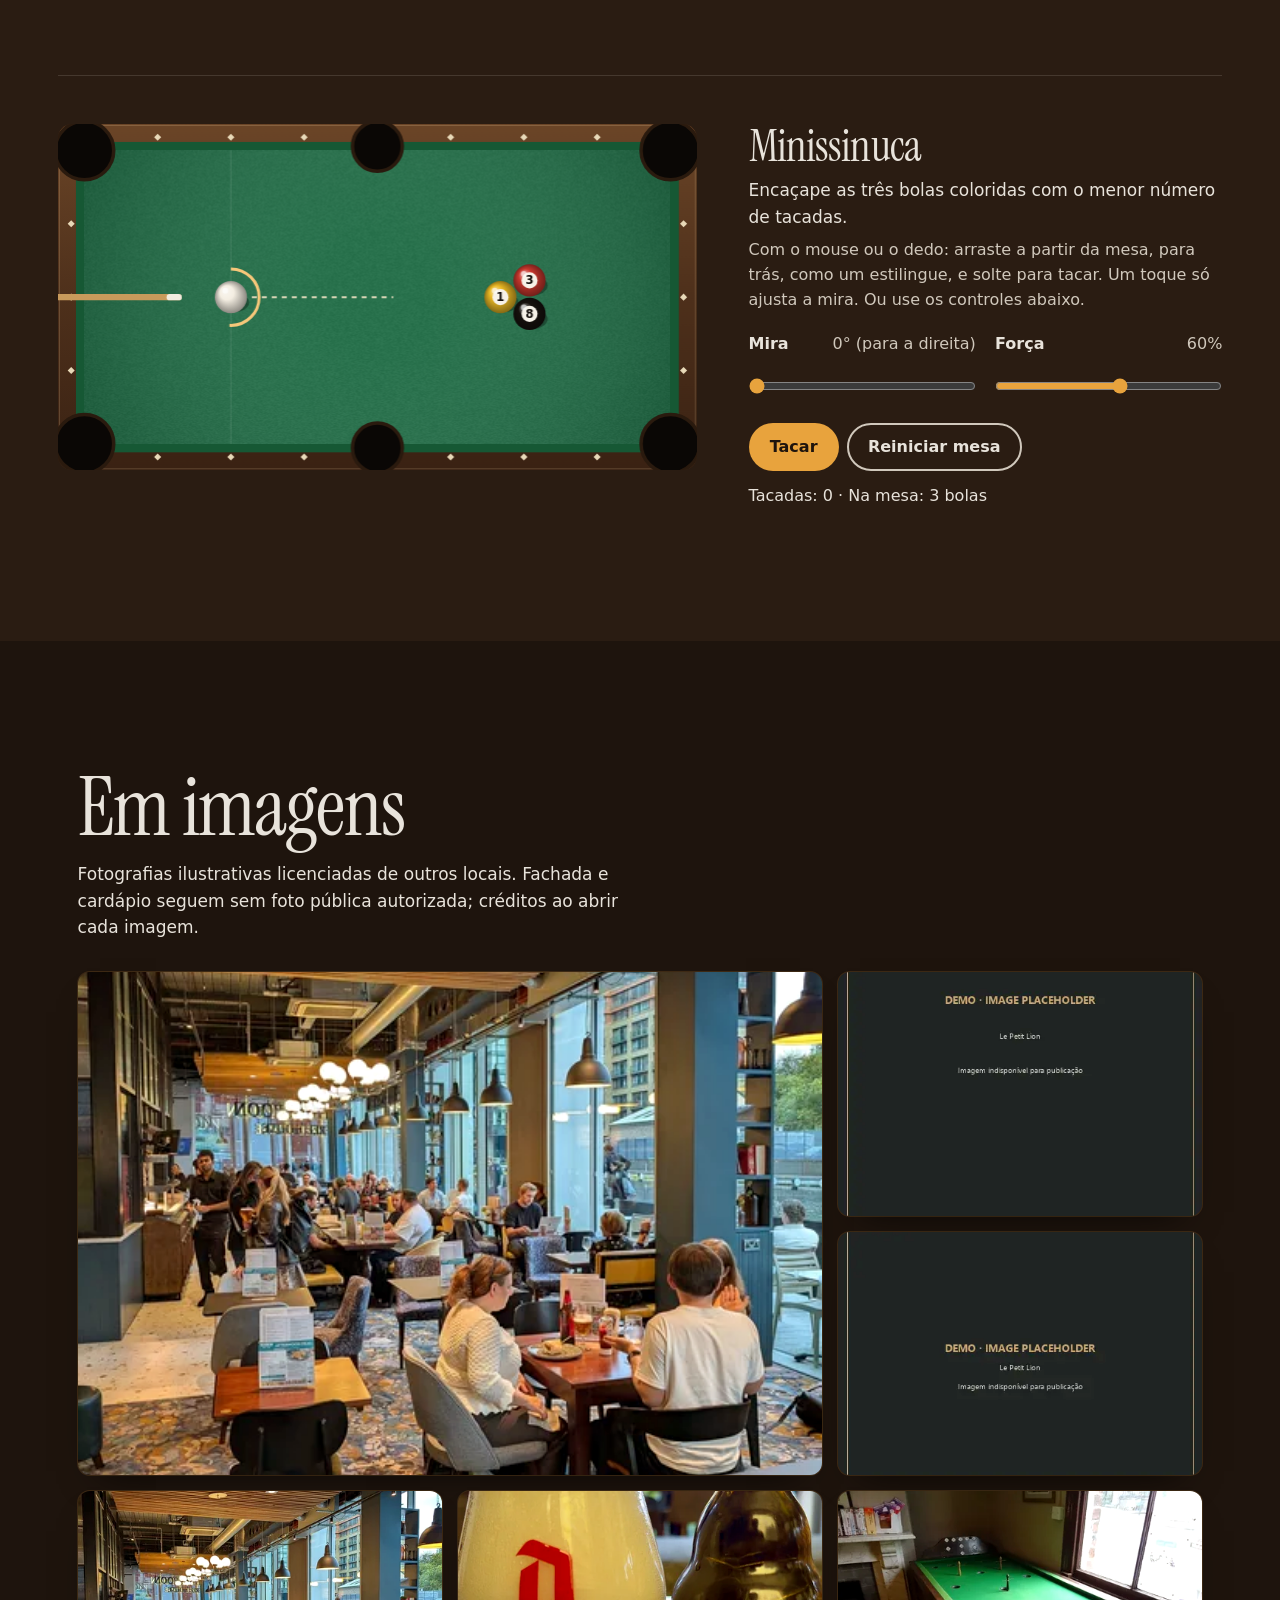
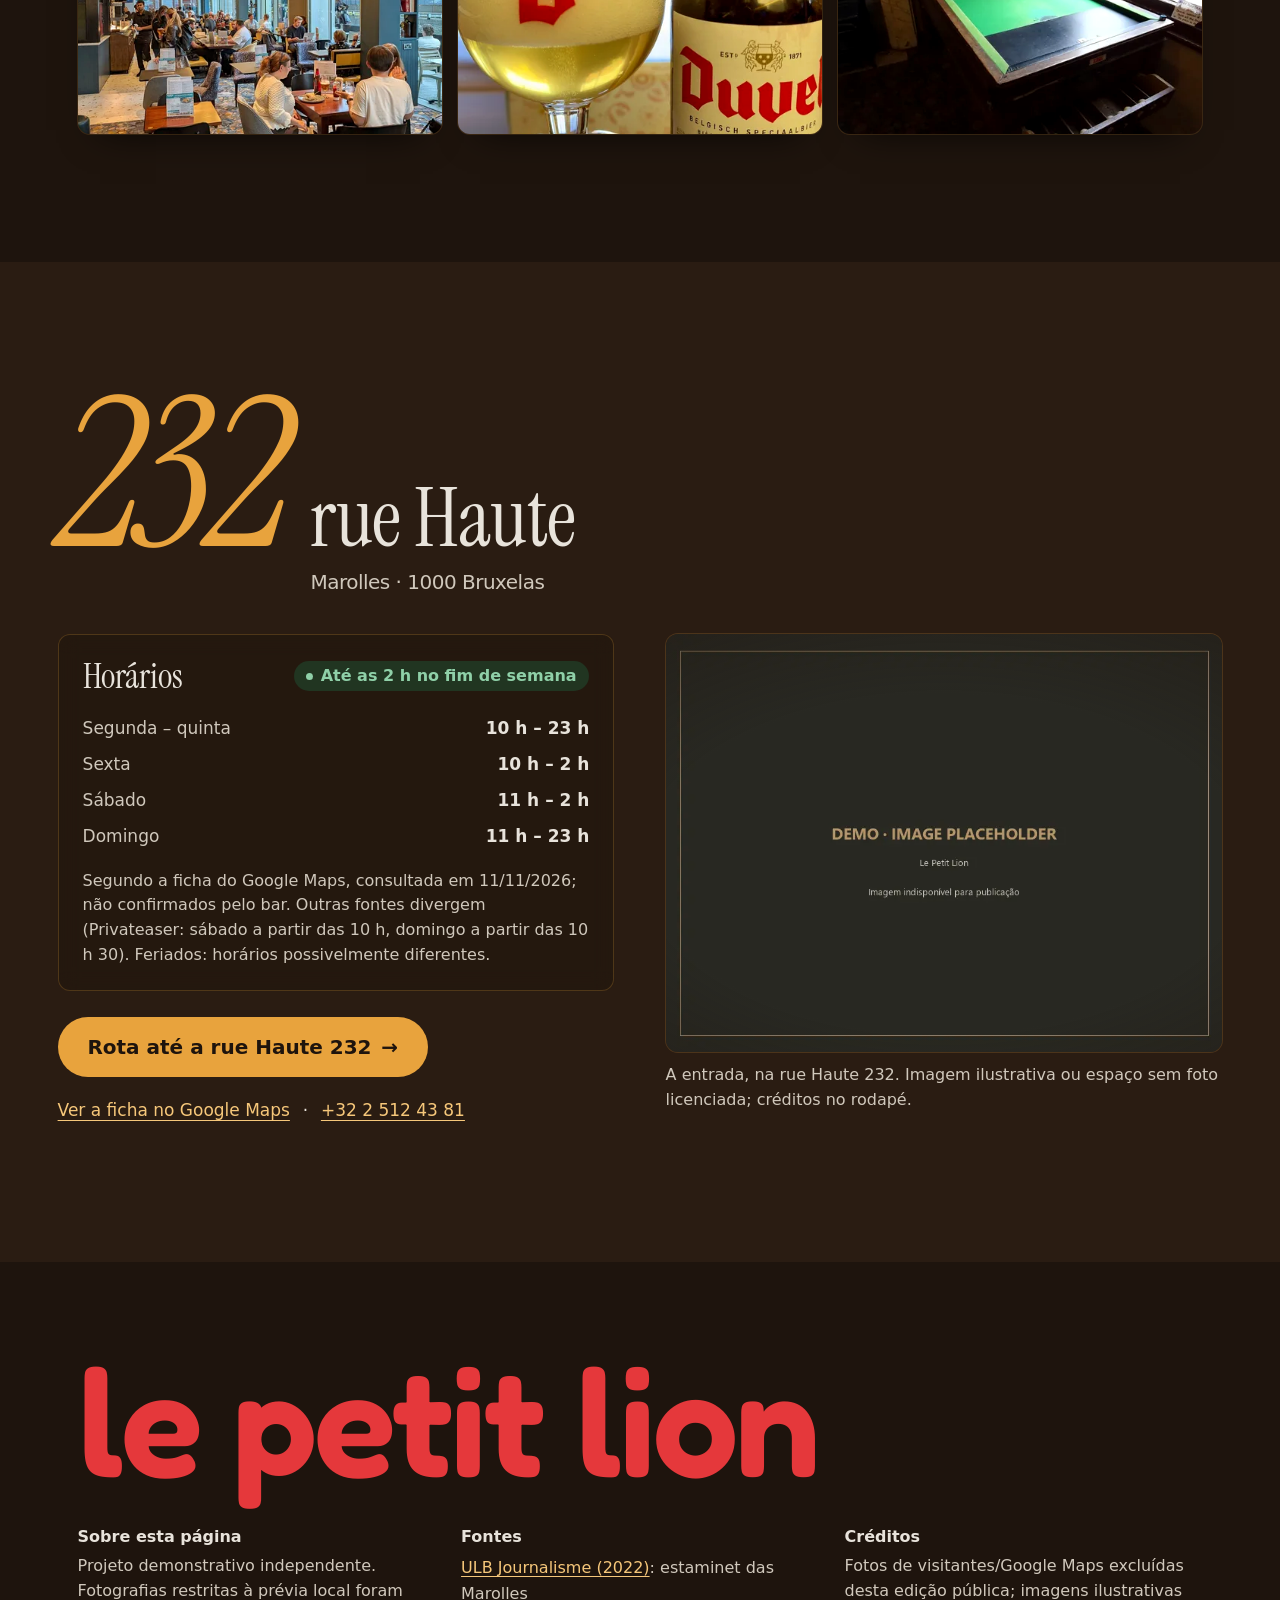
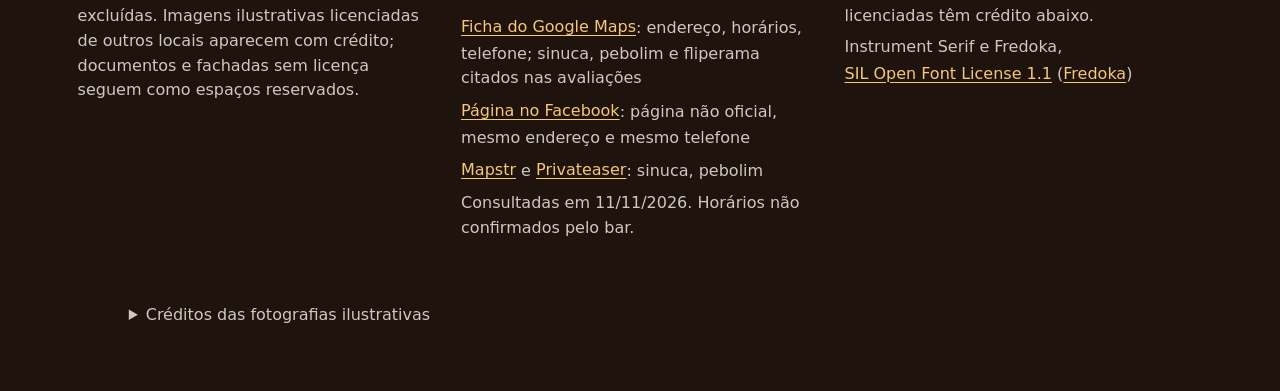
<file: le-petit-lion/index.html>
<!DOCTYPE html>
<html lang="pt-BR">
<head>
<meta charset="utf-8">
<meta name="viewport" content="width=device-width, initial-scale=1, viewport-fit=cover">
<title>Le Petit Lion · Marolles — bar de bairro, sinuca e pebolim, rue Haute 232</title>
<meta name="description" content="Le Petit Lion, estaminet (bar tradicional) de bairro na rue Haute 232, no bairro das Marolles, em Bruxelas: uma bebida, uma partida de sinuca ou de pebolim.">
<meta name="theme-color" content="#1E140D">
<link rel="preload" href="fonts/instrument-serif-latin.woff2" as="font" type="font/woff2" crossorigin>
<link rel="stylesheet" href="styles.css?v=33">
<link rel="icon" href="data:image/svg+xml,%3Csvg xmlns='http://www.w3.org/2000/svg' viewBox='0 0 32 32'%3E%3Crect width='32' height='32' rx='7' fill='%231E140D'/%3E%3Ccircle cx='16' cy='16' r='8' fill='%23E8A33D'/%3E%3C/svg%3E">
<script>
  /* Avant le premier rendu : masques de titres seulement si le mouvement est permis.
     Filet de sécurité : si les modules ne démarrent pas, tout s'affiche après 1 s. */
  (function (r) {
    r.classList.add('js');
    if (!matchMedia('(prefers-reduced-motion: reduce)').matches) r.classList.add('motion');
    setTimeout(function () { if (!r.classList.contains('motion-ready')) r.classList.add('motion-failsafe'); }, 1000);
  })(document.documentElement);
</script>
<script type="module" src="js/main.js?v=16"></script>
</head>
<body>
<a class="skip-link" href="#jeux">Ir para os jogos</a>

<header class="topbar">
  <a class="wordmark" href="#top" aria-label="Le Petit Lion, voltar ao topo">le petit lion</a>
  <nav class="nav" aria-label="Navegação principal">
    <a href="#jeux">Jogos</a>
    <a href="#photos">Fotos</a>
    <a href="#venir">Como chegar</a>
  </nav>
</header>

<main id="top">

  <!-- ░░ OUVERTURE ░░ -->
  <section class="hero" aria-labelledby="hero-title">
    <figure class="hero__photo slot" data-slot>
      <picture>
      <source media="(max-width: 47.99rem) and (orientation: portrait)" srcset="img/photos/hero-portrait-720.webp 720w, img/photos/hero-portrait-1080.webp 1080w" sizes="100vw" width="720" height="1040">
      <img src="img/photos/hero-1280.webp"
           srcset="img/photos/hero-960.webp 960w, img/photos/hero-1280.webp 1280w, img/photos/hero-1920.webp 1920w"
           sizes="100vw" width="1280" height="720" fetchpriority="high" decoding="async"
           alt="Imagem de demonstração: fotografia ilustrativa ou espaço sem foto licenciada do estabelecimento.">
      </picture>
      <figcaption class="slot__note"><span class="credit-wide">Pub ilustrativo em Londres: The wub / CC BY-SA 4.0; não é o Petit Lion</span><span class="credit-tall">Pub ilustrativo: The wub / CC BY-SA 4.0; não é o Petit Lion</span></figcaption>
    </figure>
    <div class="hero__veil" aria-hidden="true"></div>
    <div class="hero__content">
      <h1 id="hero-title" class="hero__title" data-split>Uma bebida,<br> uma partida.</h1>
      <p class="hero__lede" data-reveal>Na rue Haute 232, nas Marolles: um bar de bairro, uma mesa de sinuca e um pebolim. As fotos são ilustrativas e não mostram o Le Petit Lion.</p>
      <div class="hero__actions" data-reveal style="--rd:120ms">
        <a class="btn btn--amber" href="#jeux" data-magnetic><span class="btn__face">Explorar o bar</span></a>
        <a class="btn btn--ghost" href="https://www.google.com/maps/dir/?api=1&amp;destination=Le%20Petit%20Lion%2C%20Rue%20Haute%20232%2C%201000%20Bruxelles" target="_blank" rel="noopener" data-magnetic><span class="btn__face">Rota</span></a>
      </div>
    </div>
  </section>

  <!-- ░░ JEUX : três cenas (abas + foto + detalhe no mesmo bloco) e, à parte, a minissinuca jogável ░░ -->
  <section class="games" id="jeux" aria-labelledby="games-title" data-glow>
   <div class="glow" aria-hidden="true"></div>
   <div class="games__layout">
    <div class="scenes" data-scenes>
      <div class="games__head">
        <h2 id="games-title" data-split>O bar, a sinuca, o pebolim.</h2>
        <p class="games__intro" data-reveal>Três cantos, um mesmo salão e um fliperama. Escolha onde ficar.</p>
      </div>
      <div class="scenes__tabs" data-reveal style="--rd:80ms">
        <div class="tabs" role="tablist" aria-label="Escolher um canto do bar">
          <button class="tab" type="button" role="tab" id="tab-bar" aria-selected="true" aria-controls="scene-bar" tabindex="0" data-scene="bar">O bar</button>
          <button class="tab" type="button" role="tab" id="tab-billard" aria-selected="false" aria-controls="scene-billard" tabindex="-1" data-scene="billard">Sinuca</button>
          <button class="tab" type="button" role="tab" id="tab-babyfoot" aria-selected="false" aria-controls="scene-babyfoot" tabindex="-1" data-scene="babyfoot">Pebolim</button>
        </div>
      </div>
      <div class="scenes__media" data-reveal style="--rd:80ms">
        <div class="stage" aria-hidden="true" data-tilt>
          <img class="stage__img is-on" data-scene-img="bar" src="img/photos/scene-bar-1024.webp" srcset="img/photos/scene-bar-480.webp 480w, img/photos/scene-bar-1024.webp 1024w, img/photos/scene-bar-1500.webp 1500w" sizes="(min-width: 60rem) 52vw, 100vw" width="1024" height="768" alt="Imagem de demonstração: fotografia ilustrativa ou espaço sem foto licenciada do estabelecimento." loading="lazy" decoding="async">
          <img class="stage__img" data-scene-img="billard" src="img/photos/scene-billard-1024.webp" srcset="img/photos/scene-billard-480.webp 480w, img/photos/scene-billard-1024.webp 1024w, img/photos/scene-billard-1240.webp 1240w" sizes="(min-width: 60rem) 52vw, 100vw" width="1024" height="768" alt="Imagem de demonstração: fotografia ilustrativa ou espaço sem foto licenciada do estabelecimento." loading="lazy" decoding="async">
          <img class="stage__img" data-scene-img="babyfoot" src="img/photos/scene-babyfoot-1024.webp" srcset="img/photos/scene-babyfoot-480.webp 480w, img/photos/scene-babyfoot-1024.webp 1024w, img/photos/scene-babyfoot-1160.webp 1160w" sizes="(min-width: 60rem) 52vw, 100vw" width="1024" height="768" alt="Imagem de demonstração: fotografia ilustrativa ou espaço sem foto licenciada do estabelecimento." loading="lazy" decoding="async">
          <span class="stage__shine"></span>
        </div>
        <p class="slot__caption" data-scene-credit>O balcão. Imagem ilustrativa ou espaço sem foto licenciada; créditos no rodapé.</p>
      </div>
      <div class="scenes__detail" data-reveal style="--rd:160ms">
        <div class="details">
          <div class="detail" role="tabpanel" id="scene-bar" aria-labelledby="tab-bar" tabindex="0">
            <h3>O bar</h3>
            <p class="detail__fact">“Entre os últimos estaminets típicos de Bruxelas.”</p>
            <p class="detail__src">ULB Journalisme, 2022</p>
          </div>
          <div class="detail" role="tabpanel" id="scene-billard" aria-labelledby="tab-billard" tabindex="0">
            <h3>Sinuca</h3>
            <p class="detail__fact">Mesa de sinuca no salão, para uma partida com uma bebida.</p>
            <p class="detail__src">Preços e disponibilidade: pergunte no balcão.</p>
          </div>
          <div class="detail" role="tabpanel" id="scene-babyfoot" aria-labelledby="tab-babyfoot" tabindex="0">
            <h3>Pebolim</h3>
            <p class="detail__fact">Pebolim no salão, para uma partida entre amigos.</p>
            <p class="detail__src">Preços e disponibilidade: pergunte no balcão.</p>
          </div>
        </div>
      </div>
    </div>

    <div class="pool" id="sinuca" data-pool role="group" aria-labelledby="pool-title">
      <div class="pool__intro">
        <h3 class="pool__title" id="pool-title">Minissinuca</h3>
        <p class="pool__goal" id="pool-goal">Encaçape as três bolas coloridas com o menor número de tacadas.</p>
        <p class="pool__help" data-pool-help hidden>Com o mouse ou o dedo: arraste a partir da mesa, para trás, como um estilingue, e solte para tacar. Um toque só ajusta a mira. Ou use os controles abaixo.</p>
      </div>
        <div class="pool__table" data-billiard>
          <canvas class="pool__canvas" aria-hidden="true"></canvas>
          <!-- Sem JS: mesa e bolas imóveis -->
          <span class="pool__static" aria-hidden="true"><i class="b b--cue"></i><i class="b b--one"></i><i class="b b--three"></i><i class="b b--eight"></i></span>
        </div>
      <div class="pool__side">
        <div class="pool__controls" data-pool-controls hidden>
          <div class="pool__field">
            <label for="pool-aim">Mira <output data-aim-out for="pool-aim">0° (para a direita)</output></label>
            <input type="range" id="pool-aim" min="0" max="355" step="5" value="0" data-aim>
          </div>
          <div class="pool__field">
            <label for="pool-power">Força <output data-power-out for="pool-power">60%</output></label>
            <input type="range" id="pool-power" min="10" max="100" step="5" value="60" data-power>
          </div>
          <div class="pool__actions">
            <button type="button" class="pool__btn pool__btn--shot" data-shot>Tacar</button>
            <button type="button" class="pool__btn pool__btn--reset" data-reset>Reiniciar mesa</button>
          </div>
          <p class="pool__score" data-score>Tacadas: 0 · Na mesa: 3 bolas</p>
        </div>
        <p class="pool__status" aria-live="polite" data-shot-status></p>
      </div>
    </div>
   </div>
  </section>

  <!-- ░░ GALERIE ░░ -->
  <section class="gallery" id="photos" aria-labelledby="gallery-title">
    <div class="gallery__head">
      <h2 id="gallery-title" data-split>Em imagens</h2>
      <p class="gallery__note" data-reveal>Fotografias ilustrativas licenciadas de outros locais. Fachada e cardápio seguem sem foto pública autorizada; créditos ao abrir cada imagem.</p>
    </div>
    <ul class="thumbs" data-gallery>
      <li data-reveal><a class="thumb thumb--comptoir" href="img/photos/gal-comptoir-1024.webp" data-full="img/photos/gal-comptoir-1024.webp" data-mid="img/photos/gal-comptoir-1024.webp" data-credit="The wub, CC BY-SA 4.0. Foto ilustrativa de outro bar." aria-haspopup="dialog">
        <img src="img/photos/gal-comptoir-thumb-480.webp" width="480" height="640" loading="lazy" decoding="async" alt="Interior ilustrativo de outro bar.">
        <span class="thumb__zoom" aria-hidden="true"></span>
      </a></li>
      <li data-reveal style="--rd:70ms"><a class="thumb thumb--facade" href="img/photos/gal-facade-1024.webp" data-full="img/photos/gal-facade-1024.webp" data-mid="img/photos/gal-facade-1024.webp" data-credit="Imagem de fachada indisponível para publicação." aria-haspopup="dialog">
        <img src="img/photos/gal-facade-thumb-480.webp" width="480" height="640" loading="lazy" decoding="async" alt="Espaço reservado para fotografia da fachada.">
        <span class="thumb__zoom" aria-hidden="true"></span>
      </a></li>
      <li data-reveal style="--rd:140ms"><a class="thumb thumb--ardoise" href="img/photos/gal-ardoise-1600.webp" data-full="img/photos/gal-ardoise-1600.webp" data-mid="img/photos/gal-ardoise-1024.webp" data-credit="Imagem de cardápio indisponível para publicação." aria-haspopup="dialog">
        <img src="img/photos/gal-ardoise-thumb-480.webp" width="480" height="360" loading="lazy" decoding="async" alt="Espaço reservado para fotografia do cardápio.">
        <span class="thumb__zoom" aria-hidden="true"></span>
      </a></li>
      <li data-reveal><a class="thumb thumb--salle" href="img/photos/gal-salle-1024.webp" data-full="img/photos/gal-salle-1024.webp" data-mid="img/photos/gal-salle-1024.webp" data-credit="The wub, CC BY-SA 4.0. Foto ilustrativa de outro bar." aria-haspopup="dialog">
        <img src="img/photos/gal-salle-thumb-480.webp" width="480" height="640" loading="lazy" decoding="async" alt="Interior ilustrativo de outro bar.">
        <span class="thumb__zoom" aria-hidden="true"></span>
      </a></li>
      <li data-reveal style="--rd:70ms"><a class="thumb thumb--bieres" href="img/photos/gal-bieres-1024.webp" data-full="img/photos/gal-bieres-1024.webp" data-mid="img/photos/gal-bieres-1024.webp" data-credit="Chris Olszewski, CC BY-SA 4.0. Foto ilustrativa." aria-haspopup="dialog">
        <img src="img/photos/gal-bieres-thumb-480.webp" width="480" height="640" loading="lazy" decoding="async" alt="Copo de cerveja ilustrativo.">
        <span class="thumb__zoom" aria-hidden="true"></span>
      </a></li>
      <li data-reveal style="--rd:140ms"><a class="thumb thumb--jeux" href="img/photos/gal-jeux-1600.webp" data-full="img/photos/gal-jeux-1600.webp" data-mid="img/photos/gal-jeux-1024.webp" data-credit="Symac, CC BY-SA 4.0. Foto ilustrativa de bilhar em outro bar." aria-haspopup="dialog">
        <img src="img/photos/gal-jeux-thumb-480.webp" width="480" height="360" loading="lazy" decoding="async" alt="Mesa de bilhar ilustrativa em outro bar.">
        <span class="thumb__zoom" aria-hidden="true"></span>
      </a></li>
    </ul>
  </section>

  <!-- ░░ VENIR ░░ -->
  <section class="visit" id="venir" aria-labelledby="visit-title" data-glow>
   <div class="glow" aria-hidden="true"></div>
   <div class="visit__inner">
    <h2 id="visit-title" class="visit__title">
        <span class="visit__number" data-split>232</span>
        <span class="visit__street" data-reveal>rue Haute <span class="visit__city">Marolles · 1000 Bruxelas</span></span>
      </h2>
    <div class="visit__main">
      <div class="visit__hours" data-reveal style="--rd:80ms">
        <div class="visit__hours-head">
          <p class="visit__value">Horários</p>
          <p class="badge">Até as 2 h no fim de semana</p>
        </div>
        <table class="hours">
          <caption class="visually-hidden">Horários publicados na ficha do Google Maps</caption>
          <tbody>
            <tr><th scope="row">Segunda – quinta</th><td>10 h – 23 h</td></tr>
            <tr><th scope="row">Sexta</th><td>10 h – 2 h</td></tr>
            <tr><th scope="row">Sábado</th><td>11 h – 2 h</td></tr>
            <tr><th scope="row">Domingo</th><td>11 h – 23 h</td></tr>
          </tbody>
        </table>
        <p class="visit__note">Segundo a ficha do Google Maps, consultada em 11/11/2026; não confirmados pelo bar. Outras fontes divergem (Privateaser: sábado a partir das 10 h, domingo a partir das 10 h 30). Feriados: horários possivelmente diferentes.</p>
      </div>
      <div class="visit__actions" data-reveal style="--rd:160ms">
        <a class="btn btn--amber btn--xl" href="https://www.google.com/maps/dir/?api=1&amp;destination=Le%20Petit%20Lion%2C%20Rue%20Haute%20232%2C%201000%20Bruxelles" target="_blank" rel="noopener" data-magnetic>
          <span class="btn__face">Rota até a rue Haute 232 <span aria-hidden="true">→</span></span>
        </a>
        <p class="visit__contact">
          <a href="https://www.google.com/maps/place/Le+Petit+Lion/@50.8369613,4.3487024,17z/data=!4m6!3m5!1s0x47c3c464c616e459:0xcef2ec5c5101c5be!8m2!3d50.8369613!4d4.3487024!16s%2Fg%2F1tdzkq_0" target="_blank" rel="noopener">Ver a ficha no Google Maps</a>
          <span aria-hidden="true">·</span>
          <a href="tel:+3225124381">+32 2 512 43 81</a>
        </p>
        <div class="visit__links" data-social></div>
      </div>
    </div>
    <figure class="visit__photo" data-reveal style="--rd:120ms">
      <div class="visit__photo-frame">
        <img src="img/photos/venir-entree-800.webp" srcset="img/photos/venir-entree-480.webp 480w, img/photos/venir-entree-800.webp 800w, img/photos/venir-entree-1200.webp 1200w"
             sizes="(min-width: 56rem) 40vw, 100vw" width="800" height="600" loading="lazy" decoding="async"
             alt="Imagem de demonstração: fotografia ilustrativa ou espaço sem foto licenciada do estabelecimento.">
      </div>
      <figcaption>A entrada, na rue Haute 232. Imagem ilustrativa ou espaço sem foto licenciada; créditos no rodapé.</figcaption>
    </figure>
   </div>
  </section>
</main>

<footer class="foot">
  <p class="foot__mark" aria-hidden="true">le petit lion</p>
  <div class="foot__cols">
    <div>
      <p class="foot__label">Sobre esta página</p>
      <p>Projeto demonstrativo independente. Fotografias restritas à prévia local foram excluídas. Imagens ilustrativas licenciadas de outros locais aparecem com crédito; documentos e fachadas sem licença seguem como espaços reservados.</p>
    </div>
    <div>
      <p class="foot__label">Fontes</p>
      <ul class="foot__list">
        <li><a href="https://journalisme.ulb.ac.be/longform/le-petit-lion-lauthenticite-a-lepreuve-de-la-gentrification/" target="_blank" rel="noopener">ULB Journalisme (2022)</a>: estaminet das Marolles</li>
        <li><a href="https://www.google.com/maps/place/Le+Petit+Lion/@50.8369613,4.3487024,17z/data=!4m6!3m5!1s0x47c3c464c616e459:0xcef2ec5c5101c5be!8m2!3d50.8369613!4d4.3487024!16s%2Fg%2F1tdzkq_0" target="_blank" rel="noopener">Ficha do Google Maps</a>: endereço, horários, telefone; sinuca, pebolim e fliperama citados nas avaliações</li>
        <li><a href="https://www.facebook.com/pages/Le-Petit-Lion/268335109901475" target="_blank" rel="noopener">Página no Facebook</a>: página não oficial, mesmo endereço e mesmo telefone</li>
        <li><a href="https://mapstr.com/place/2LVV8RHOh5g" target="_blank" rel="noopener">Mapstr</a> e <a href="https://www.privateaser.com/lieu/46656-le-petit-lion" target="_blank" rel="noopener">Privateaser</a>: sinuca, pebolim</li>
        <li>Consultadas em 11/11/2026. Horários não confirmados pelo bar.</li>
      </ul>
    </div>
    <div>
      <p class="foot__label">Créditos</p>
      <ul class="foot__list">
        <li>Fotos de visitantes/Google Maps excluídas desta edição pública; imagens ilustrativas licenciadas têm crédito abaixo.</li>
        <li>Instrument Serif e Fredoka, <a href="fonts/OFL-InstrumentSerif.txt">SIL Open Font License 1.1</a> (<a href="fonts/OFL-Fredoka.txt">Fredoka</a>)</li>
      </ul>
    </div>
  </div>
<details class="public-photo-credits" style="grid-column:1/-1;padding:1.5rem 4vw;line-height:1.5"><summary>Créditos das fotografias ilustrativas</summary><p>As fotos mostram outros locais e pratos; não retratam este estabelecimento.</p><ul><li><a href="https://commons.wikimedia.org/wiki/File:Duvel_beer_in_beer_glass,_2024.jpg" target="_blank" rel="noopener">Duvel beer in beer glass, 2024.jpg</a> — Chris Olszewski, <a href="https://creativecommons.org/licenses/by-sa/4.0" target="_blank" rel="noopener">CC BY-SA 4.0</a>. Recorte e redimensionamento para esta demonstração.</li><li><a href="https://commons.wikimedia.org/wiki/File:Bar_billiard_in_golden_ball_pub_of_York_-_1.jpg" target="_blank" rel="noopener">Bar billiard in golden ball pub of York - 1.jpg</a> — Symac, <a href="https://creativecommons.org/licenses/by-sa/4.0" target="_blank" rel="noopener">CC BY-SA 4.0</a>. Recorte e redimensionamento para esta demonstração.</li><li><a href="https://commons.wikimedia.org/wiki/File:Foosball_table_set.jpg" target="_blank" rel="noopener">Foosball table set.jpg</a> — Derk29, <a href="https://creativecommons.org/licenses/by-sa/4.0" target="_blank" rel="noopener">CC BY-SA 4.0</a>. Recorte e redimensionamento para esta demonstração.</li><li><a href="https://commons.wikimedia.org/wiki/File:Sir_Alexander_Fleming_pub_interior,_Paddington.jpg" target="_blank" rel="noopener">Sir Alexander Fleming pub interior, Paddington.jpg</a> — The wub, <a href="https://creativecommons.org/licenses/by-sa/4.0" target="_blank" rel="noopener">CC BY-SA 4.0</a>. Recorte e redimensionamento para esta demonstração.</li></ul></details></footer>

<dialog class="viewer" aria-labelledby="viewer-title" data-viewer>
  <div class="viewer__inner">
    <h2 class="visually-hidden" id="viewer-title">Galeria de fotos</h2>
    <figure class="viewer__figure">
      <div class="viewer__frame"><img class="viewer__img" src="data:image/svg+xml,%3Csvg xmlns='http://www.w3.org/2000/svg' viewBox='0 0 1 1'%3E%3C/svg%3E" alt=""></div>
      <figcaption class="viewer__caption"><span class="viewer__alt"></span> <span class="viewer__pos" aria-live="polite"></span></figcaption>
    </figure>
    <div class="viewer__controls">
      <button class="viewer__btn" type="button" data-prev aria-label="Foto anterior"><span aria-hidden="true">←</span></button>
      <button class="viewer__btn" type="button" data-next aria-label="Próxima foto"><span aria-hidden="true">→</span></button>
      <button class="viewer__btn viewer__close" type="button" data-close>Fechar</button>
    </div>
  </div>
</dialog>
</body>
</html>
</file>
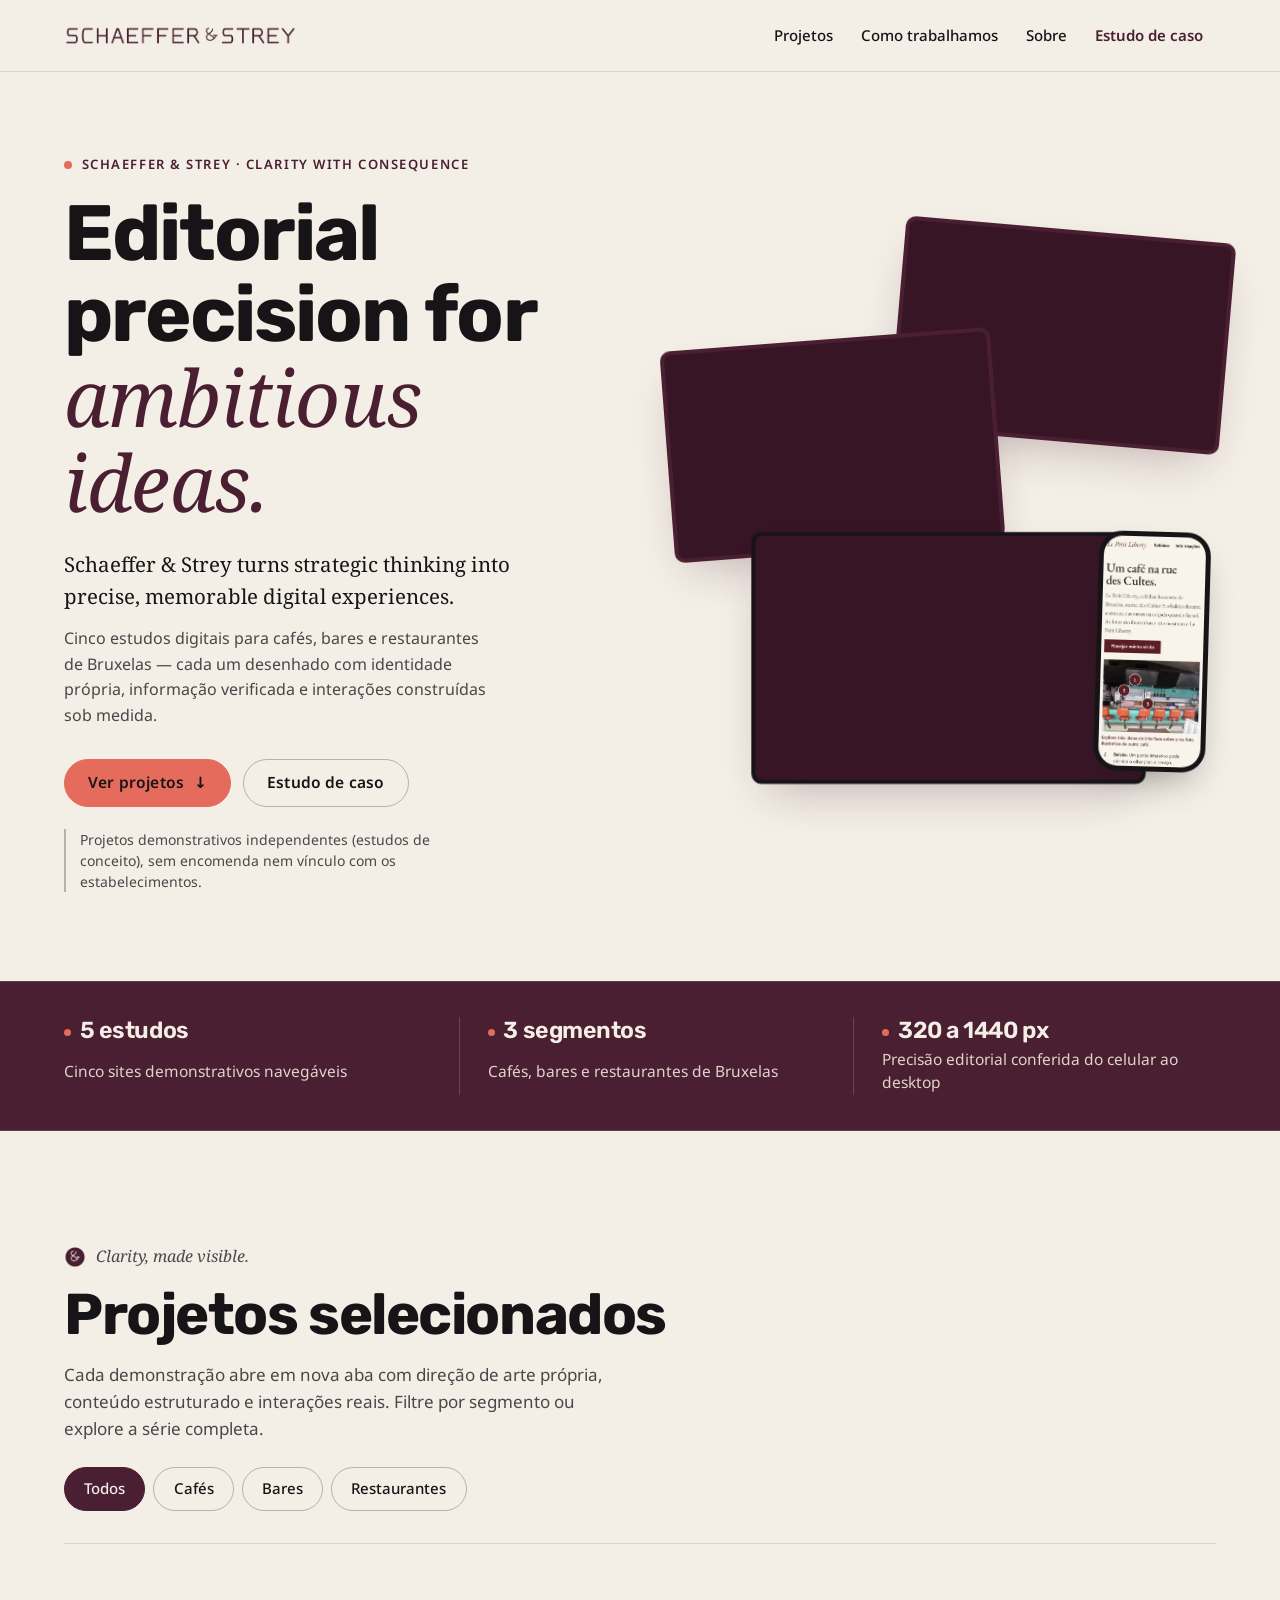
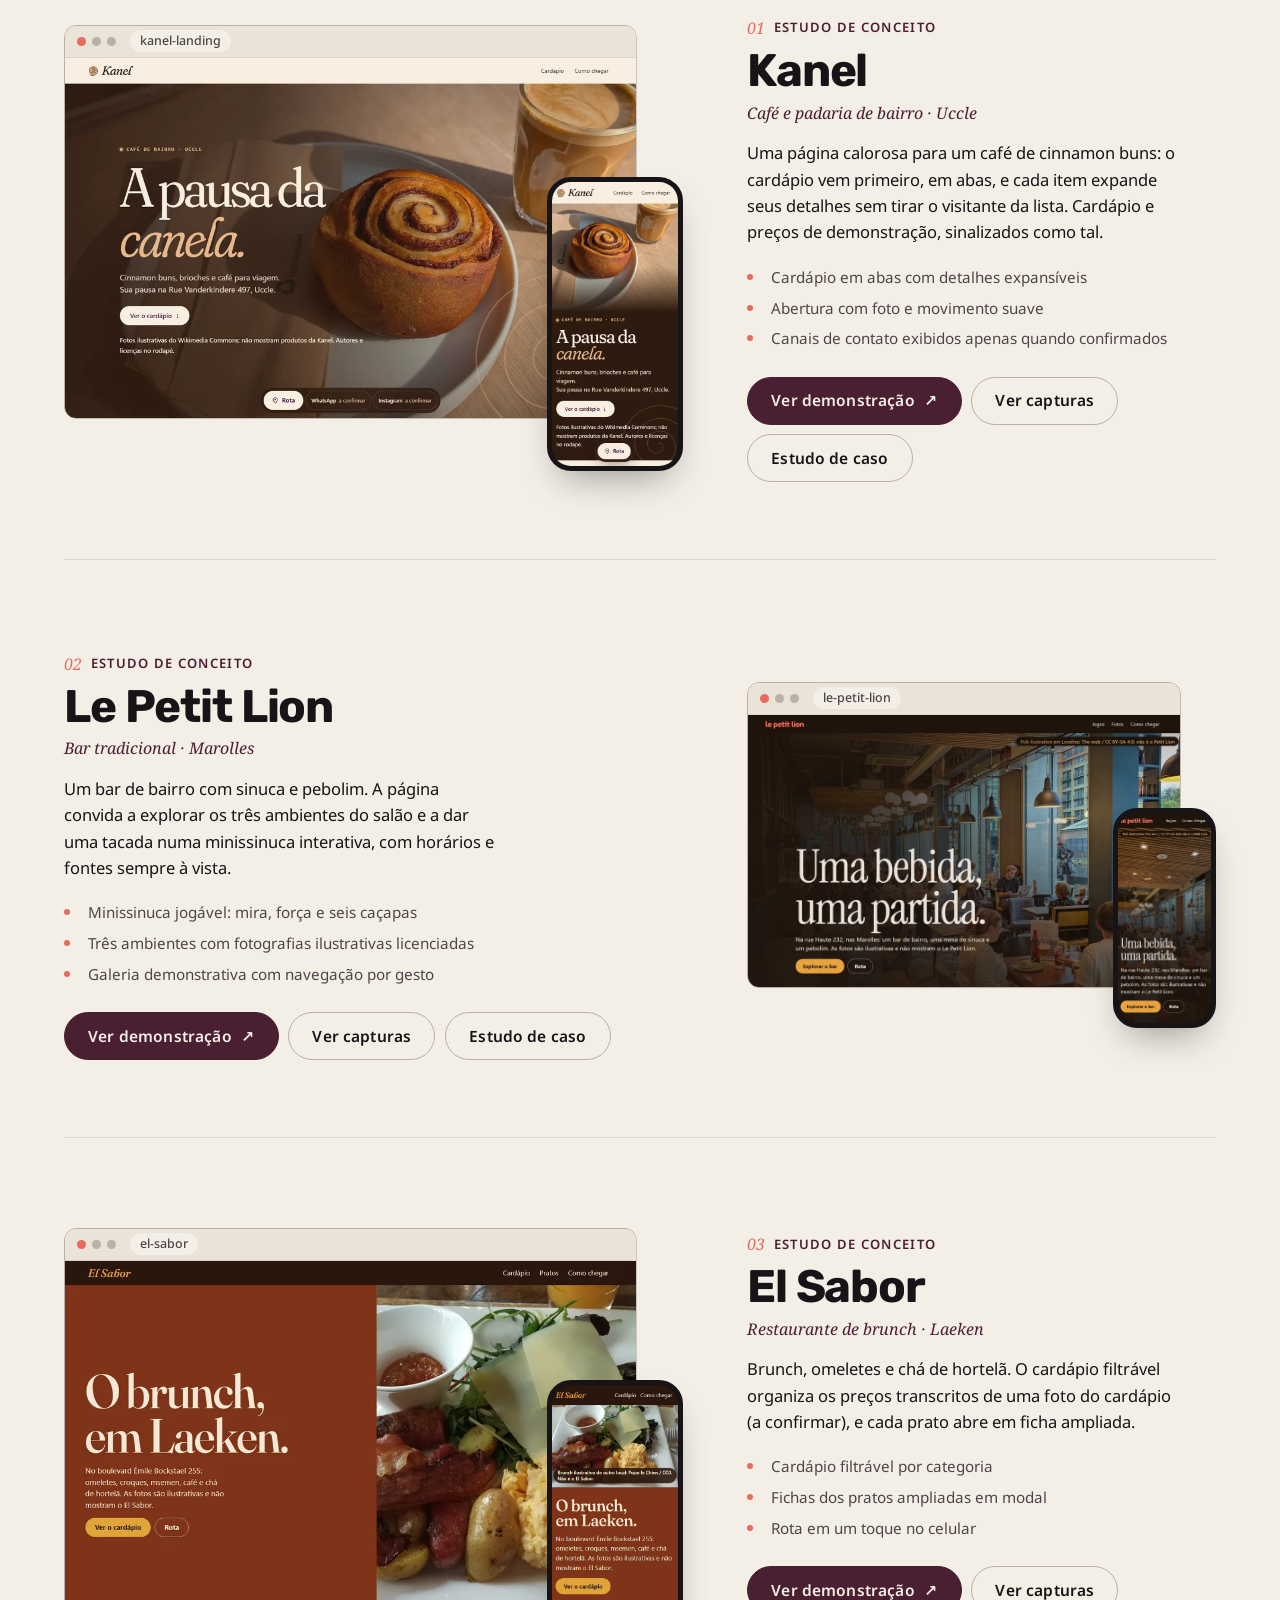
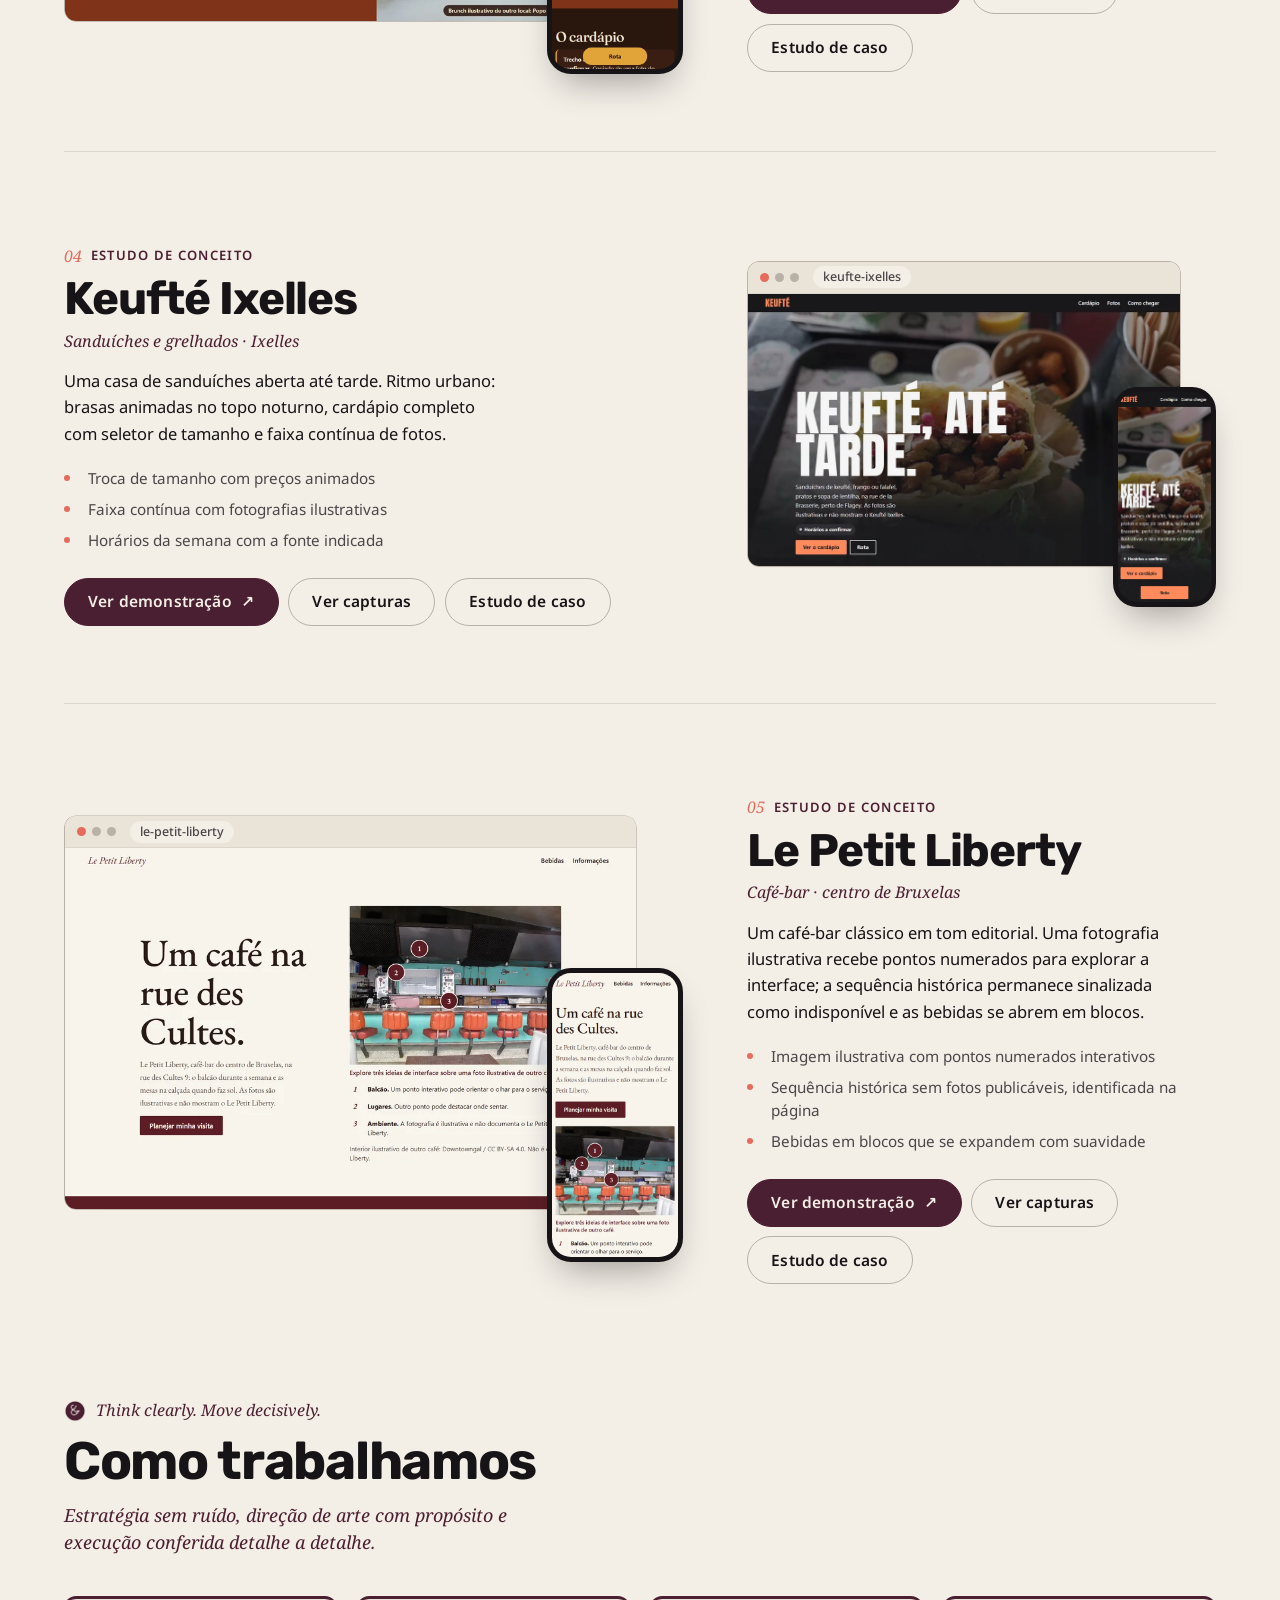
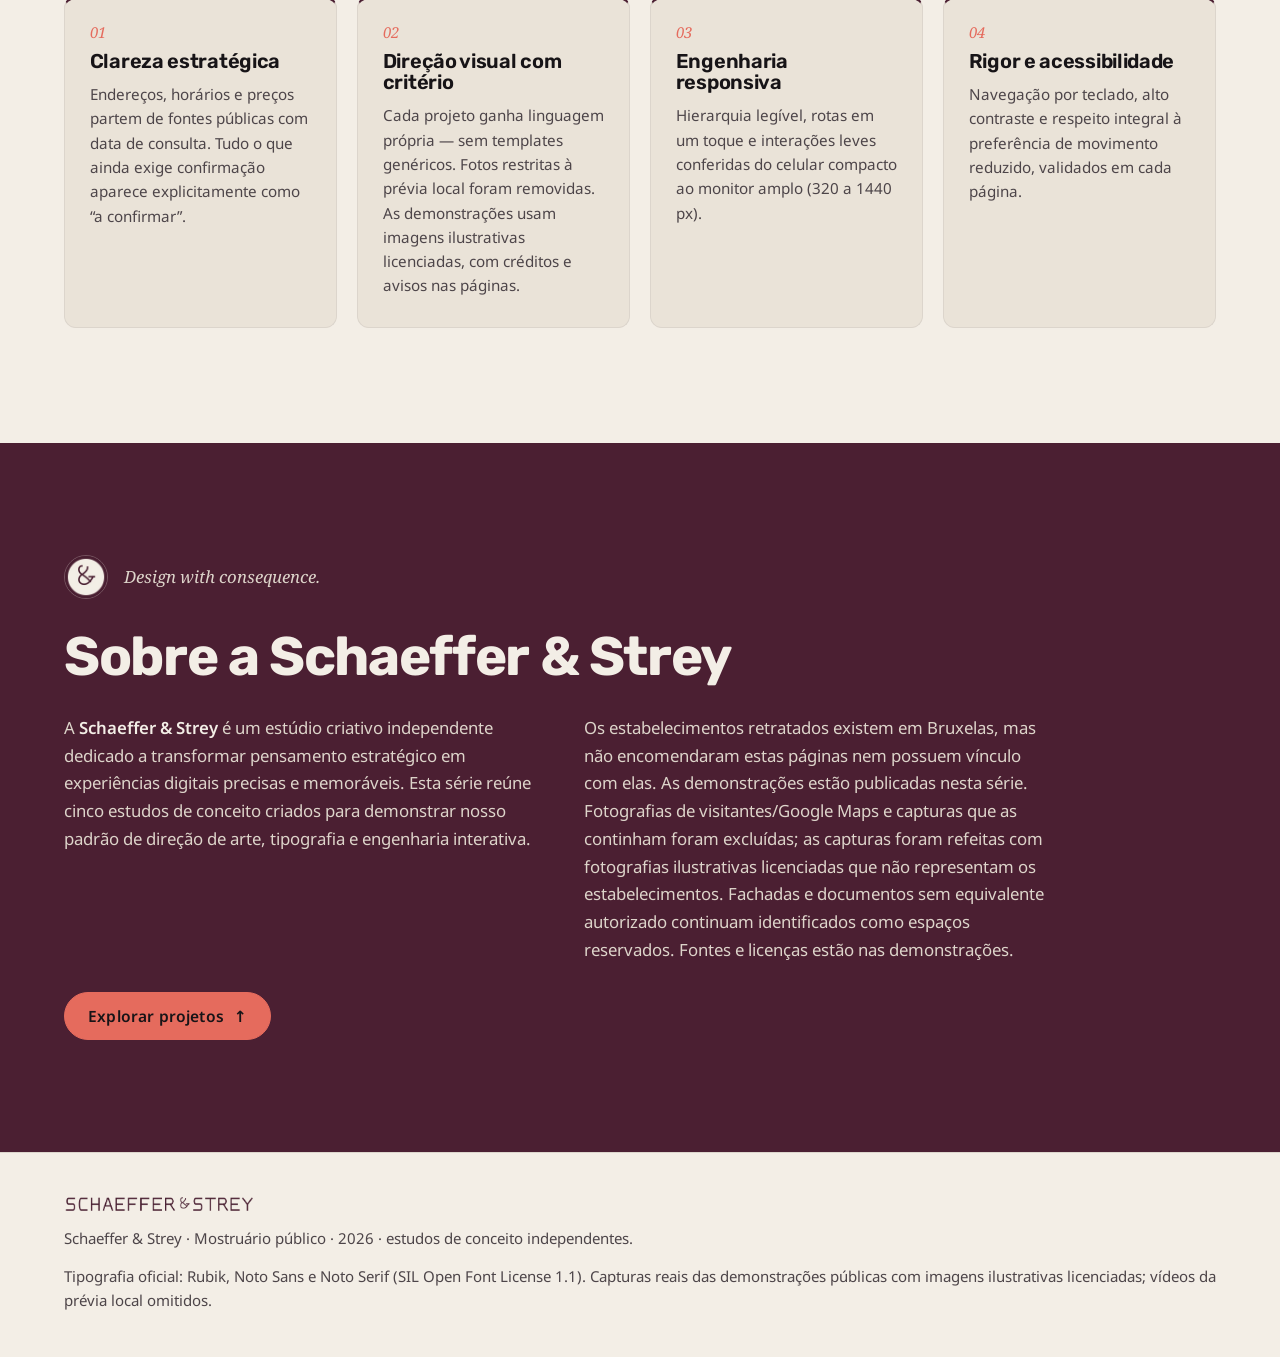
<file: portfolio/index.html>
<!DOCTYPE html>
<html lang="pt-BR">
<head>
<meta charset="utf-8">
<meta name="viewport" content="width=device-width, initial-scale=1, viewport-fit=cover">
<title>Schaeffer &amp; Strey — Editorial precision for ambitious ideas</title>
<meta name="description" content="Schaeffer & Strey turns strategic thinking into precise, memorable digital experiences. Cinco estudos digitais para comércios de Bruxelas.">
<meta name="theme-color" content="#4B1F32">
<meta property="og:title" content="Schaeffer &amp; Strey — Editorial precision for ambitious ideas">
<meta property="og:description" content="Schaeffer & Strey turns strategic thinking into precise, memorable digital experiences.">
<meta property="og:type" content="website">
<meta property="og:image" content="img/brand/emblem_1.png">
<link rel="icon" type="image/png" href="img/brand/emblem_2.png">
<link rel="preload" href="fonts/rubik-700-normal-latin.woff2" as="font" type="font/woff2" crossorigin>
<link rel="preload" href="fonts/noto-sans-400-normal-latin.woff2" as="font" type="font/woff2" crossorigin>
<link rel="stylesheet" href="styles.css?v=9">
<script>(function(r){r.classList.add('js');if(!matchMedia('(prefers-reduced-motion: reduce)').matches)r.classList.add('motion');setTimeout(function(){if(!r.classList.contains('motion-ready'))r.classList.add('motion-failsafe')},1000)})(document.documentElement)</script>
<script type="module" src="js/main.js?v=2"></script>
</head>
<body>
<a class="skip-link" href="#projetos">Ir para os projetos</a>

<header class="topbar">
  <a class="mark" href="#topo" aria-label="Schaeffer &amp; Strey, voltar ao topo">
    <img class="mark__wordmark" src="img/brand/wordmark_1.png" width="1010" height="96" alt="Schaeffer &amp; Strey">
  </a>
  <nav class="nav" aria-label="Navegação principal">
    <a href="#projetos">Projetos</a>
    <a href="#como">Como trabalhamos</a>
    <a href="#sobre">Sobre</a>
    <a class="nav__case" href="estudo-de-caso.html">Estudo de caso</a>
  </nav>
</header>

<main id="topo">
  <!-- Capa -->
  <section class="cover" aria-labelledby="cover-title">
    <div class="cover__text">
      <p class="cover__eyebrow" data-reveal>Schaeffer &amp; Strey · Clarity with consequence</p>
      <h1 id="cover-title" class="cover__title" data-split>Editorial precision for <em>ambitious ideas.</em></h1>
      <p class="cover__lede" data-reveal style="--rd:110ms">Schaeffer &amp; Strey turns strategic thinking into precise, memorable digital experiences.</p>
      <p class="cover__sub" data-reveal style="--rd:160ms">Cinco estudos digitais para cafés, bares e restaurantes de Bruxelas — cada um desenhado com identidade própria, informação verificada e interações construídas sob medida.</p>
      <div class="cover__actions" data-reveal style="--rd:220ms">
        <a class="btn btn--primary" href="#projetos"><span>Ver projetos</span><span aria-hidden="true">↓</span></a>
        <a class="btn btn--line" href="estudo-de-caso.html"><span>Estudo de caso</span></a>
      </div>
      <p class="cover__note" data-reveal style="--rd:270ms">Projetos demonstrativos independentes (estudos de conceito), sem encomenda nem vínculo com os estabelecimentos.</p>
    </div>
    <div class="cover__stage" aria-hidden="true" data-stage>
      <figure class="frame frame--back" data-depth="0.4"><img src="img/shots/keufte-desk-640.webp" srcset="img/shots/keufte-desk-640.webp 640w, img/shots/keufte-desk-960.webp 960w" sizes="(min-width:64rem) 34vw, 70vw" width="640" height="404" alt="Captura da demonstração pública, com fotos ilustrativas licenciadas." decoding="async"></figure>
      <figure class="frame frame--mid" data-depth="0.7"><img src="img/shots/sabor-desk-640.webp" srcset="img/shots/sabor-desk-640.webp 640w, img/shots/sabor-desk-960.webp 960w" sizes="(min-width:64rem) 34vw, 70vw" width="640" height="404" alt="Captura da demonstração pública, com fotos ilustrativas licenciadas." decoding="async"></figure>
      <figure class="frame frame--front" data-depth="1"><img src="img/shots/lion-desk-960.webp" srcset="img/shots/lion-desk-640.webp 640w, img/shots/lion-desk-960.webp 960w" sizes="(min-width:64rem) 38vw, 80vw" width="960" height="606" alt="Captura da demonstração pública, com fotos ilustrativas licenciadas." fetchpriority="high" decoding="async"></figure>
      <figure class="phone phone--cover" data-depth="1.3"><img src="img/shots/liberty-mob-375.webp" width="375" height="844" alt="Captura da demonstração pública, com fotos ilustrativas licenciadas." decoding="async"></figure>
    </div>
  </section>

  <!-- Índice -->
  <section class="index" aria-label="Resumo do portfólio">
    <ul class="index__list">
      <li data-reveal><strong>5 estudos</strong><span>Cinco sites demonstrativos navegáveis</span></li>
      <li data-reveal style="--rd:60ms"><strong>3 segmentos</strong><span>Cafés, bares e restaurantes de Bruxelas</span></li>
      <li data-reveal style="--rd:120ms"><strong>320 a 1440 px</strong><span>Precisão editorial conferida do celular ao desktop</span></li>
    </ul>
  </section>

  <!-- Projetos -->
  <section class="projects" id="projetos" aria-labelledby="projects-title">
    <div class="projects__head">
      <p class="section-kicker" data-reveal><img src="img/brand/emblem_2.png" width="22" height="22" alt="" aria-hidden="true"><span>Clarity, made visible.</span></p>
      <h2 id="projects-title" data-split>Projetos selecionados</h2>
      <p data-reveal>Cada demonstração abre em nova aba com direção de arte própria, conteúdo estruturado e interações reais. Filtre por segmento ou explore a série completa.</p>
      <div class="filters" role="group" aria-label="Filtrar por segmento" data-filters hidden>
        <button type="button" class="chip" data-seg="todos" aria-pressed="true">Todos</button>
        <button type="button" class="chip" data-seg="cafes" aria-pressed="false">Cafés</button>
        <button type="button" class="chip" data-seg="bares" aria-pressed="false">Bares</button>
        <button type="button" class="chip" data-seg="restaurantes" aria-pressed="false">Restaurantes</button>
      </div>
      <p class="visually-hidden" aria-live="polite" data-filter-status></p>
    </div>

    <ol class="cards">
      <!-- Kanel -->
      <li class="card" data-segs="cafes" data-project="kanel">
        <div class="card__media" data-reveal>
          <figure class="browser"><span class="browser__bar" aria-hidden="true"><i></i><i></i><i></i><span class="browser__url">kanel-landing</span></span><img src="img/shots/kanel-desk-960.webp" srcset="img/shots/kanel-desk-640.webp 640w, img/shots/kanel-desk-960.webp 960w, img/shots/kanel-desk-1425.webp 1425w" sizes="(min-width:64rem) 56vw, 92vw" width="960" height="606" loading="lazy" decoding="async" alt="Captura da demonstração pública, com fotos ilustrativas licenciadas."></figure>
          <figure class="phone phone--card"><img src="img/shots/kanel-mob-375.webp" width="375" height="844" loading="lazy" decoding="async" alt="Captura da demonstração pública, com fotos ilustrativas licenciadas."></figure>
        </div>
        <div class="card__body">
          <p class="card__index"><span>01</span> Estudo de conceito</p>
          <h3 class="card__name">Kanel</h3>
          <p class="card__kind">Café e padaria de bairro · Uccle</p>
          <p class="card__sum">Uma página calorosa para um café de cinnamon buns: o cardápio vem primeiro, em abas, e cada item expande seus detalhes sem tirar o visitante da lista. Cardápio e preços de demonstração, sinalizados como tal.</p>
          <ul class="card__feats"><li>Cardápio em abas com detalhes expansíveis</li><li>Abertura com foto e movimento suave</li><li>Canais de contato exibidos apenas quando confirmados</li></ul>
          <div class="card__actions">
            <a class="btn btn--solid" href="../kanel-landing/" target="_blank" rel="noopener"><span>Ver demonstração</span><span aria-hidden="true">↗</span><span class="visually-hidden"> da Kanel (abre em nova aba)</span></a>
            <button type="button" class="btn btn--line" data-gallery="kanel"><span>Ver capturas</span><span class="visually-hidden"> da Kanel</span></button>
            <a class="btn btn--line" href="estudo-de-caso.html#kanel"><span>Estudo de caso</span><span class="visually-hidden"> da Kanel</span></a>
          </div>
        </div>
      </li>
      <!-- Le Petit Lion -->
      <li class="card" data-segs="bares" data-project="lion">
        <div class="card__media" data-reveal>
          <figure class="browser"><span class="browser__bar" aria-hidden="true"><i></i><i></i><i></i><span class="browser__url">le-petit-lion</span></span><img src="img/shots/lion-desk-960.webp" srcset="img/shots/lion-desk-640.webp 640w, img/shots/lion-desk-960.webp 960w, img/shots/lion-desk-1425.webp 1425w" sizes="(min-width:64rem) 56vw, 92vw" width="960" height="606" loading="lazy" decoding="async" alt="Captura da demonstração pública, com fotos ilustrativas licenciadas."></figure>
          <figure class="phone phone--card"><img src="img/shots/lion-mob-375.webp" width="375" height="844" loading="lazy" decoding="async" alt="Captura da demonstração pública, com fotos ilustrativas licenciadas."></figure>
        </div>
        <div class="card__body">
          <p class="card__index"><span>02</span> Estudo de conceito</p>
          <h3 class="card__name">Le Petit Lion</h3>
          <p class="card__kind">Bar tradicional · Marolles</p>
          <p class="card__sum">Um bar de bairro com sinuca e pebolim. A página convida a explorar os três ambientes do salão e a dar uma tacada numa minissinuca interativa, com horários e fontes sempre à vista.</p>
          <ul class="card__feats"><li>Minissinuca jogável: mira, força e seis caçapas</li><li>Três ambientes com fotografias ilustrativas licenciadas</li><li>Galeria demonstrativa com navegação por gesto</li></ul>
          <div class="card__actions">
            <a class="btn btn--solid" href="../le-petit-lion/" target="_blank" rel="noopener"><span>Ver demonstração</span><span aria-hidden="true">↗</span><span class="visually-hidden"> do Le Petit Lion (abre em nova aba)</span></a>
            <button type="button" class="btn btn--line" data-gallery="lion"><span>Ver capturas</span><span class="visually-hidden"> do Le Petit Lion</span></button>
            <a class="btn btn--line" href="estudo-de-caso.html#lion"><span>Estudo de caso</span><span class="visually-hidden"> do Le Petit Lion</span></a>
          </div>
        </div>
      </li>
      <!-- El Sabor -->
      <li class="card" data-segs="restaurantes" data-project="sabor">
        <div class="card__media" data-reveal>
          <figure class="browser"><span class="browser__bar" aria-hidden="true"><i></i><i></i><i></i><span class="browser__url">el-sabor</span></span><img src="img/shots/sabor-desk-960.webp" srcset="img/shots/sabor-desk-640.webp 640w, img/shots/sabor-desk-960.webp 960w, img/shots/sabor-desk-1425.webp 1425w" sizes="(min-width:64rem) 56vw, 92vw" width="960" height="606" loading="lazy" decoding="async" alt="Captura da demonstração pública, com fotos ilustrativas licenciadas."></figure>
          <figure class="phone phone--card"><img src="img/shots/sabor-mob-375.webp" width="375" height="844" loading="lazy" decoding="async" alt="Captura da demonstração pública, com fotos ilustrativas licenciadas."></figure>
        </div>
        <div class="card__body">
          <p class="card__index"><span>03</span> Estudo de conceito</p>
          <h3 class="card__name">El Sabor</h3>
          <p class="card__kind">Restaurante de brunch · Laeken</p>
          <p class="card__sum">Brunch, omeletes e chá de hortelã. O cardápio filtrável organiza os preços transcritos de uma foto do cardápio (a confirmar), e cada prato abre em ficha ampliada.</p>
          <ul class="card__feats"><li>Cardápio filtrável por categoria</li><li>Fichas dos pratos ampliadas em modal</li><li>Rota em um toque no celular</li></ul>
          <div class="card__actions">
            <a class="btn btn--solid" href="../el-sabor/" target="_blank" rel="noopener"><span>Ver demonstração</span><span aria-hidden="true">↗</span><span class="visually-hidden"> do El Sabor (abre em nova aba)</span></a>
            <button type="button" class="btn btn--line" data-gallery="sabor"><span>Ver capturas</span><span class="visually-hidden"> do El Sabor</span></button>
            <a class="btn btn--line" href="estudo-de-caso.html#sabor"><span>Estudo de caso</span><span class="visually-hidden"> do El Sabor</span></a>
          </div>
        </div>
      </li>
      <!-- Keufté -->
      <li class="card" data-segs="restaurantes" data-project="keufte">
        <div class="card__media" data-reveal>
          <figure class="browser"><span class="browser__bar" aria-hidden="true"><i></i><i></i><i></i><span class="browser__url">keufte-ixelles</span></span><img src="img/shots/keufte-desk-960.webp" srcset="img/shots/keufte-desk-640.webp 640w, img/shots/keufte-desk-960.webp 960w, img/shots/keufte-desk-1425.webp 1425w" sizes="(min-width:64rem) 56vw, 92vw" width="960" height="606" loading="lazy" decoding="async" alt="Captura da demonstração pública, com fotos ilustrativas licenciadas."></figure>
          <figure class="phone phone--card"><img src="img/shots/keufte-mob-375.webp" width="375" height="844" loading="lazy" decoding="async" alt="Captura da demonstração pública, com fotos ilustrativas licenciadas."></figure>
        </div>
        <div class="card__body">
          <p class="card__index"><span>04</span> Estudo de conceito</p>
          <h3 class="card__name">Keufté Ixelles</h3>
          <p class="card__kind">Sanduíches e grelhados · Ixelles</p>
          <p class="card__sum">Uma casa de sanduíches aberta até tarde. Ritmo urbano: brasas animadas no topo noturno, cardápio completo com seletor de tamanho e faixa contínua de fotos.</p>
          <ul class="card__feats"><li>Troca de tamanho com preços animados</li><li>Faixa contínua com fotografias ilustrativas</li><li>Horários da semana com a fonte indicada</li></ul>
          <div class="card__actions">
            <a class="btn btn--solid" href="../keufte-ixelles/" target="_blank" rel="noopener"><span>Ver demonstração</span><span aria-hidden="true">↗</span><span class="visually-hidden"> do Keufté Ixelles (abre em nova aba)</span></a>
            <button type="button" class="btn btn--line" data-gallery="keufte"><span>Ver capturas</span><span class="visually-hidden"> do Keufté Ixelles</span></button>
            <a class="btn btn--line" href="estudo-de-caso.html#keufte"><span>Estudo de caso</span><span class="visually-hidden"> do Keufté Ixelles</span></a>
          </div>
        </div>
      </li>
      <!-- Le Petit Liberty -->
      <li class="card" data-segs="cafes bares" data-project="liberty">
        <div class="card__media" data-reveal>
          <figure class="browser"><span class="browser__bar" aria-hidden="true"><i></i><i></i><i></i><span class="browser__url">le-petit-liberty</span></span><img src="img/shots/liberty-desk-960.webp" srcset="img/shots/liberty-desk-640.webp 640w, img/shots/liberty-desk-960.webp 960w, img/shots/liberty-desk-1425.webp 1425w" sizes="(min-width:64rem) 56vw, 92vw" width="960" height="606" loading="lazy" decoding="async" alt="Captura da demonstração pública, com fotos ilustrativas licenciadas."></figure>
          <figure class="phone phone--card"><img src="img/shots/liberty-mob-375.webp" width="375" height="844" loading="lazy" decoding="async" alt="Captura da demonstração pública, com fotos ilustrativas licenciadas."></figure>
        </div>
        <div class="card__body">
          <p class="card__index"><span>05</span> Estudo de conceito</p>
          <h3 class="card__name">Le Petit Liberty</h3>
          <p class="card__kind">Café-bar · centro de Bruxelas</p>
          <p class="card__sum">Um café-bar clássico em tom editorial. Uma fotografia ilustrativa recebe pontos numerados para explorar a interface; a sequência histórica permanece sinalizada como indisponível e as bebidas se abrem em blocos.</p>
          <ul class="card__feats"><li>Imagem ilustrativa com pontos numerados interativos</li><li>Sequência histórica sem fotos publicáveis, identificada na página</li><li>Bebidas em blocos que se expandem com suavidade</li></ul>
          <div class="card__actions">
            <a class="btn btn--solid" href="../le-petit-liberty/" target="_blank" rel="noopener"><span>Ver demonstração</span><span aria-hidden="true">↗</span><span class="visually-hidden"> do Le Petit Liberty (abre em nova aba)</span></a>
            <button type="button" class="btn btn--line" data-gallery="liberty"><span>Ver capturas</span><span class="visually-hidden"> do Le Petit Liberty</span></button>
            <a class="btn btn--line" href="estudo-de-caso.html#liberty"><span>Estudo de caso</span><span class="visually-hidden"> do Le Petit Liberty</span></a>
          </div>
        </div>
      </li>
    </ol>
  </section>

  <!-- Como trabalhamos -->
  <section class="method" id="como" aria-labelledby="method-title">
    <div class="method__head">
      <p class="section-kicker" data-reveal><img src="img/brand/emblem_2.png" width="22" height="22" alt="" aria-hidden="true"><span>Think clearly. Move decisively.</span></p>
      <h2 id="method-title" data-split>Como trabalhamos</h2>
      <p class="method__sub" data-reveal>Estratégia sem ruído, direção de arte com propósito e execução conferida detalhe a detalhe.</p>
    </div>
    <ol class="method__list">
      <li data-reveal><span class="method__num">01</span><h3>Clareza estratégica</h3><p>Endereços, horários e preços partem de fontes públicas com data de consulta. Tudo o que ainda exige confirmação aparece explicitamente como “a confirmar”.</p></li>
      <li data-reveal style="--rd:70ms"><span class="method__num">02</span><h3>Direção visual com critério</h3><p>Cada projeto ganha linguagem própria — sem templates genéricos. Fotos restritas à prévia local foram removidas. As demonstrações usam imagens ilustrativas licenciadas, com créditos e avisos nas páginas.</p></li>
      <li data-reveal style="--rd:140ms"><span class="method__num">03</span><h3>Engenharia responsiva</h3><p>Hierarquia legível, rotas em um toque e interações leves conferidas do celular compacto ao monitor amplo (320 a 1440 px).</p></li>
      <li data-reveal style="--rd:210ms"><span class="method__num">04</span><h3>Rigor e acessibilidade</h3><p>Navegação por teclado, alto contraste e respeito integral à preferência de movimento reduzido, validados em cada página.</p></li>
    </ol>
  </section>

  <!-- Sobre -->
  <section class="about" id="sobre" aria-labelledby="about-title">
    <div class="about__inner">
      <div class="about__brand" data-reveal>
        <img class="about__emblem" src="img/brand/emblem_1.png" width="44" height="44" alt="" aria-hidden="true">
        <span class="about__tag">Design with consequence.</span>
      </div>
      <h2 id="about-title" data-split>Sobre a Schaeffer &amp; Strey</h2>
      <div class="about__cols">
        <p data-reveal>A <strong>Schaeffer &amp; Strey</strong> é um estúdio criativo independente dedicado a transformar pensamento estratégico em experiências digitais precisas e memoráveis. Esta série reúne cinco estudos de conceito criados para demonstrar nosso padrão de direção de arte, tipografia e engenharia interativa.</p>
        <p data-reveal style="--rd:80ms">Os estabelecimentos retratados existem em Bruxelas, mas não encomendaram estas páginas nem possuem vínculo com elas. As demonstrações estão publicadas nesta série. Fotografias de visitantes/Google Maps e capturas que as continham foram excluídas; as capturas foram refeitas com fotografias ilustrativas licenciadas que não representam os estabelecimentos. Fachadas e documentos sem equivalente autorizado continuam identificados como espaços reservados. Fontes e licenças estão nas demonstrações.</p>
      </div>
      <a class="btn btn--light" href="#projetos"><span>Explorar projetos</span><span aria-hidden="true">↑</span></a>
    </div>
  </section>
</main>

<footer class="foot">
  <img class="foot__wordmark" src="img/brand/wordmark_1.png" width="1010" height="96" alt="Schaeffer &amp; Strey">
  <p>Schaeffer &amp; Strey · Mostruário público · 2026 · estudos de conceito independentes.</p>
  <p>Tipografia oficial: Rubik, Noto Sans e Noto Serif (SIL Open Font License 1.1). Capturas reais das demonstrações públicas com imagens ilustrativas licenciadas; vídeos da prévia local omitidos.</p>
</footer>

<dialog class="viewer" aria-labelledby="viewer-title" data-viewer>
  <div class="viewer__head">
    <h2 class="viewer__title" id="viewer-title"></h2>
    <p class="viewer__pos" aria-live="polite" data-viewer-pos></p>
  </div>
  <figure class="viewer__figure">
    <div class="viewer__frame" data-viewer-frame><img class="viewer__img" src="data:image/svg+xml,%3Csvg xmlns='http://www.w3.org/2000/svg' viewBox='0 0 1 1'%3E%3C/svg%3E" alt="" width="1425" height="900"></div>
    <figcaption class="viewer__cap" data-viewer-cap></figcaption>
  </figure>
  <div class="viewer__bar">
    <button type="button" class="vbtn" data-viewer-prev aria-label="Captura anterior">←</button>
    <button type="button" class="vbtn" data-viewer-next aria-label="Próxima captura">→</button>
    <a class="vbtn vbtn--demo" data-viewer-demo href="#" target="_blank" rel="noopener">Ver demonstração ↗</a>
    <button type="button" class="vbtn vbtn--close" data-viewer-close>Fechar</button>
  </div>
</dialog>
</body>
</html>
</file>
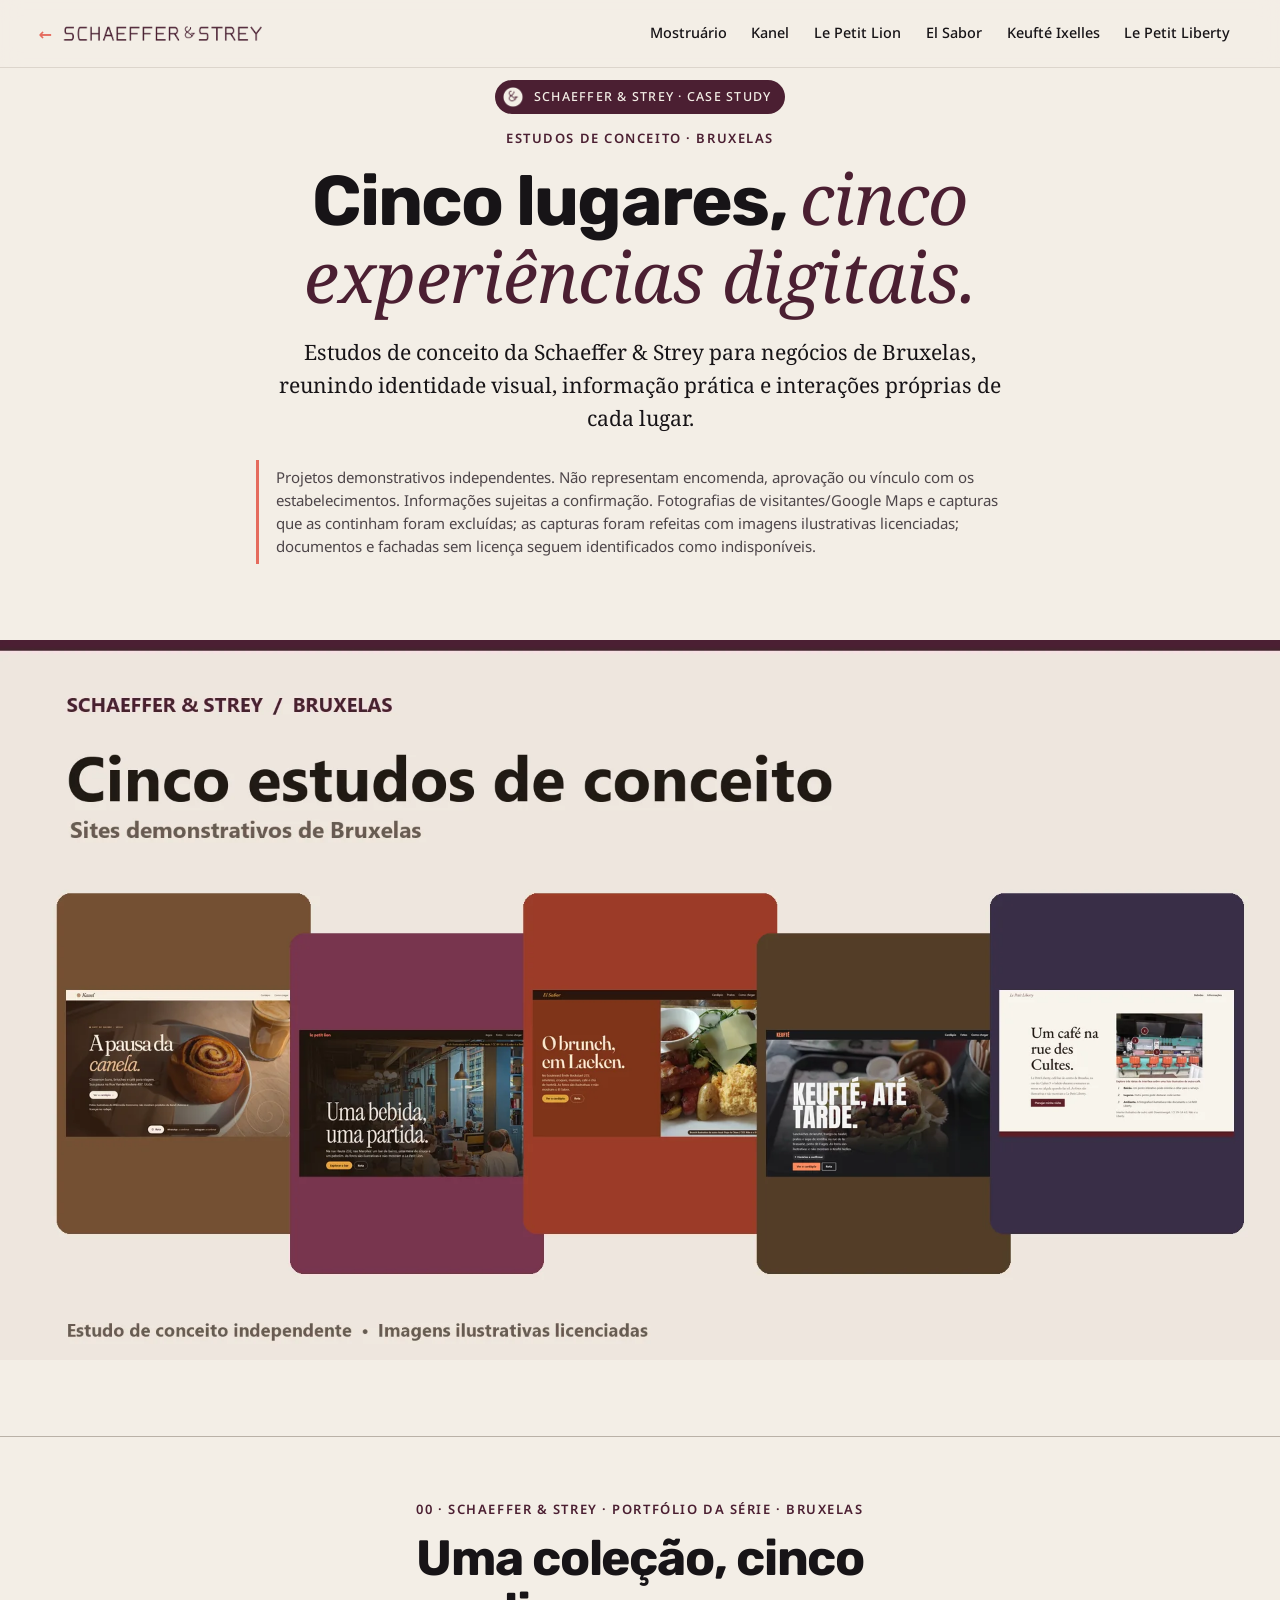
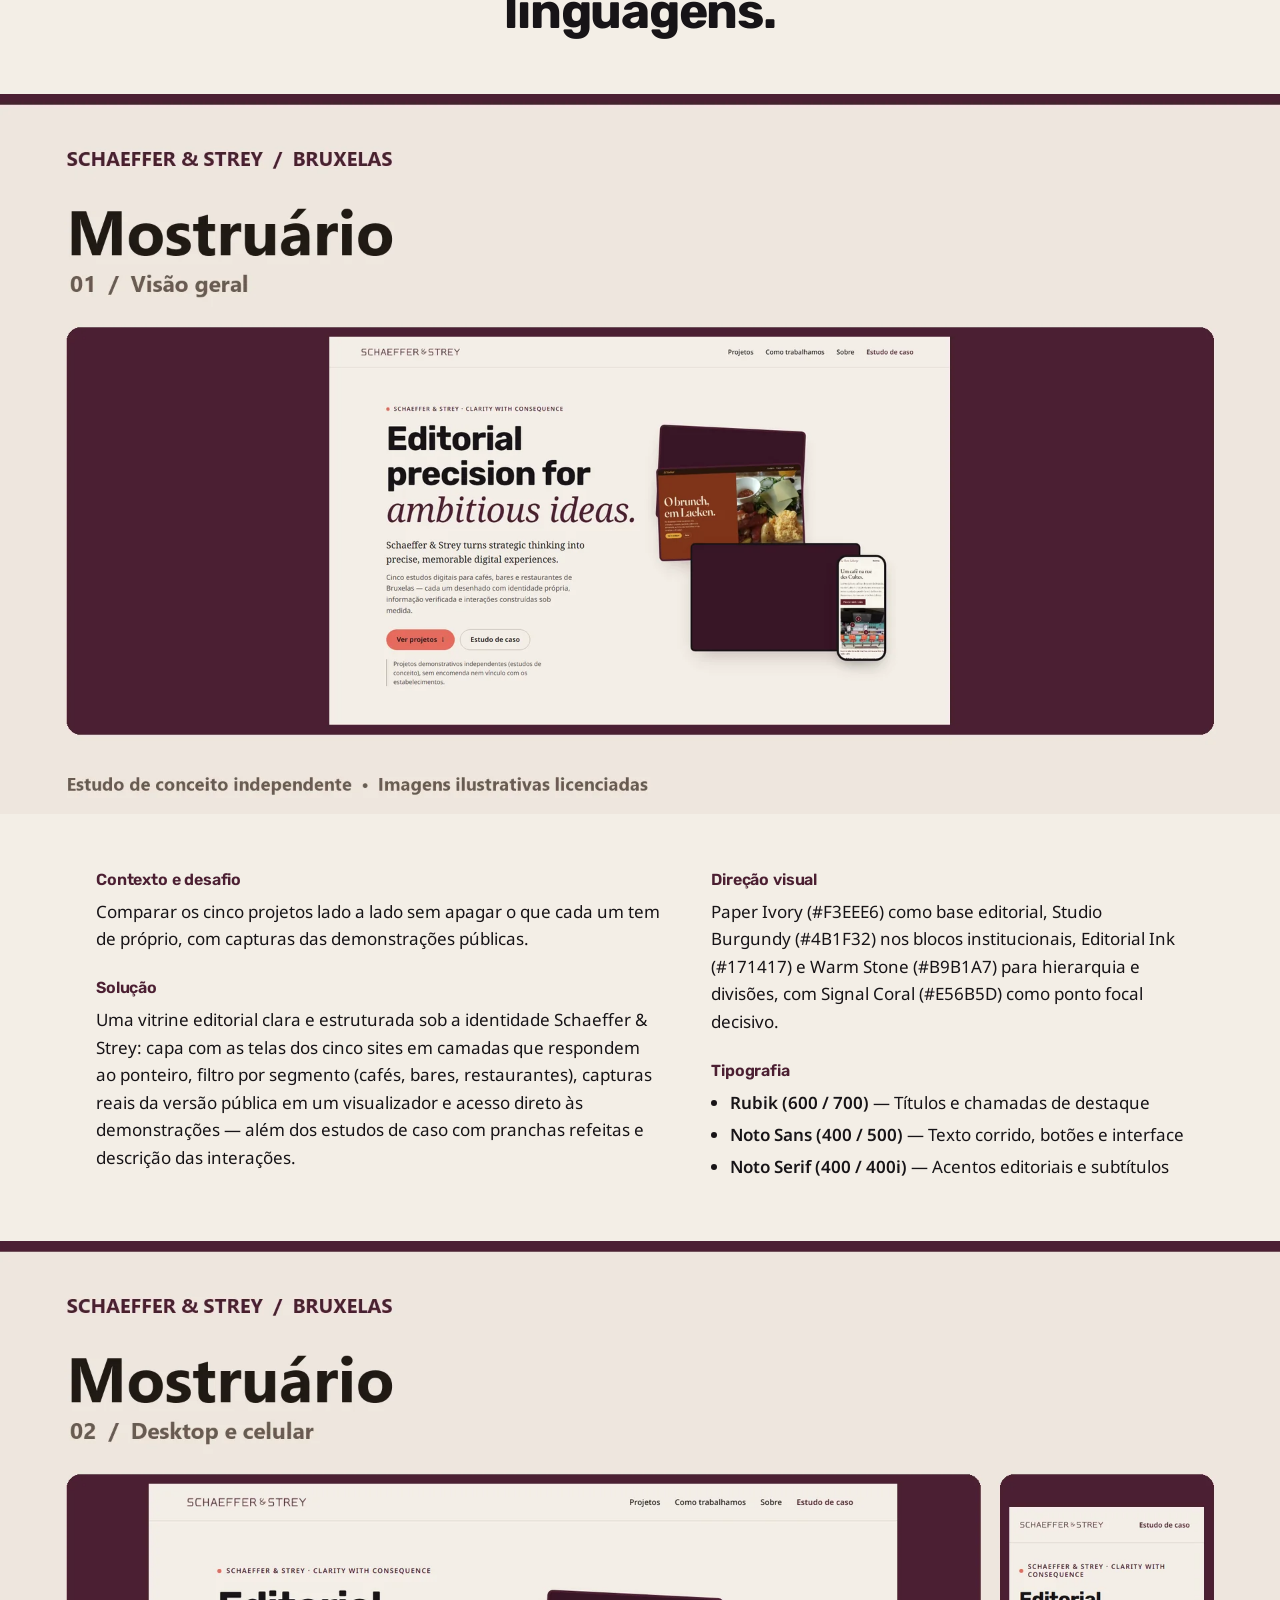
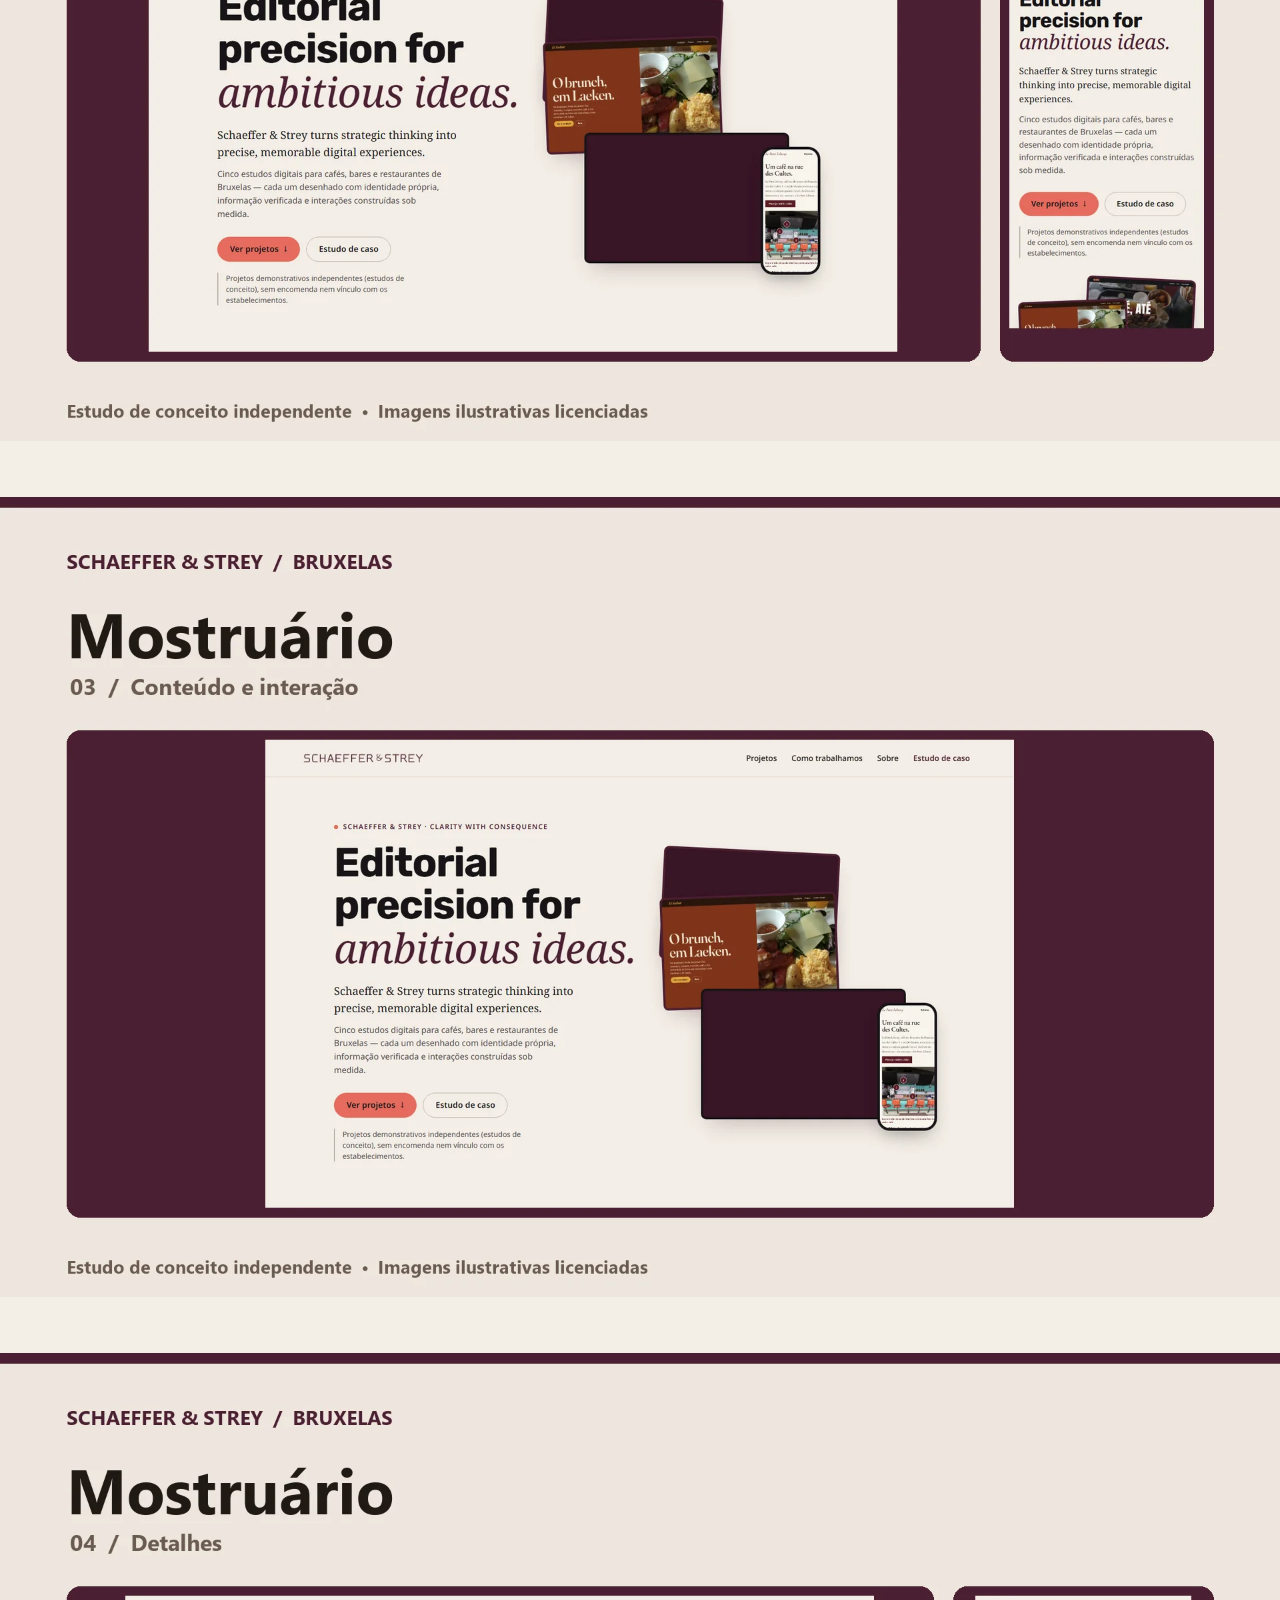
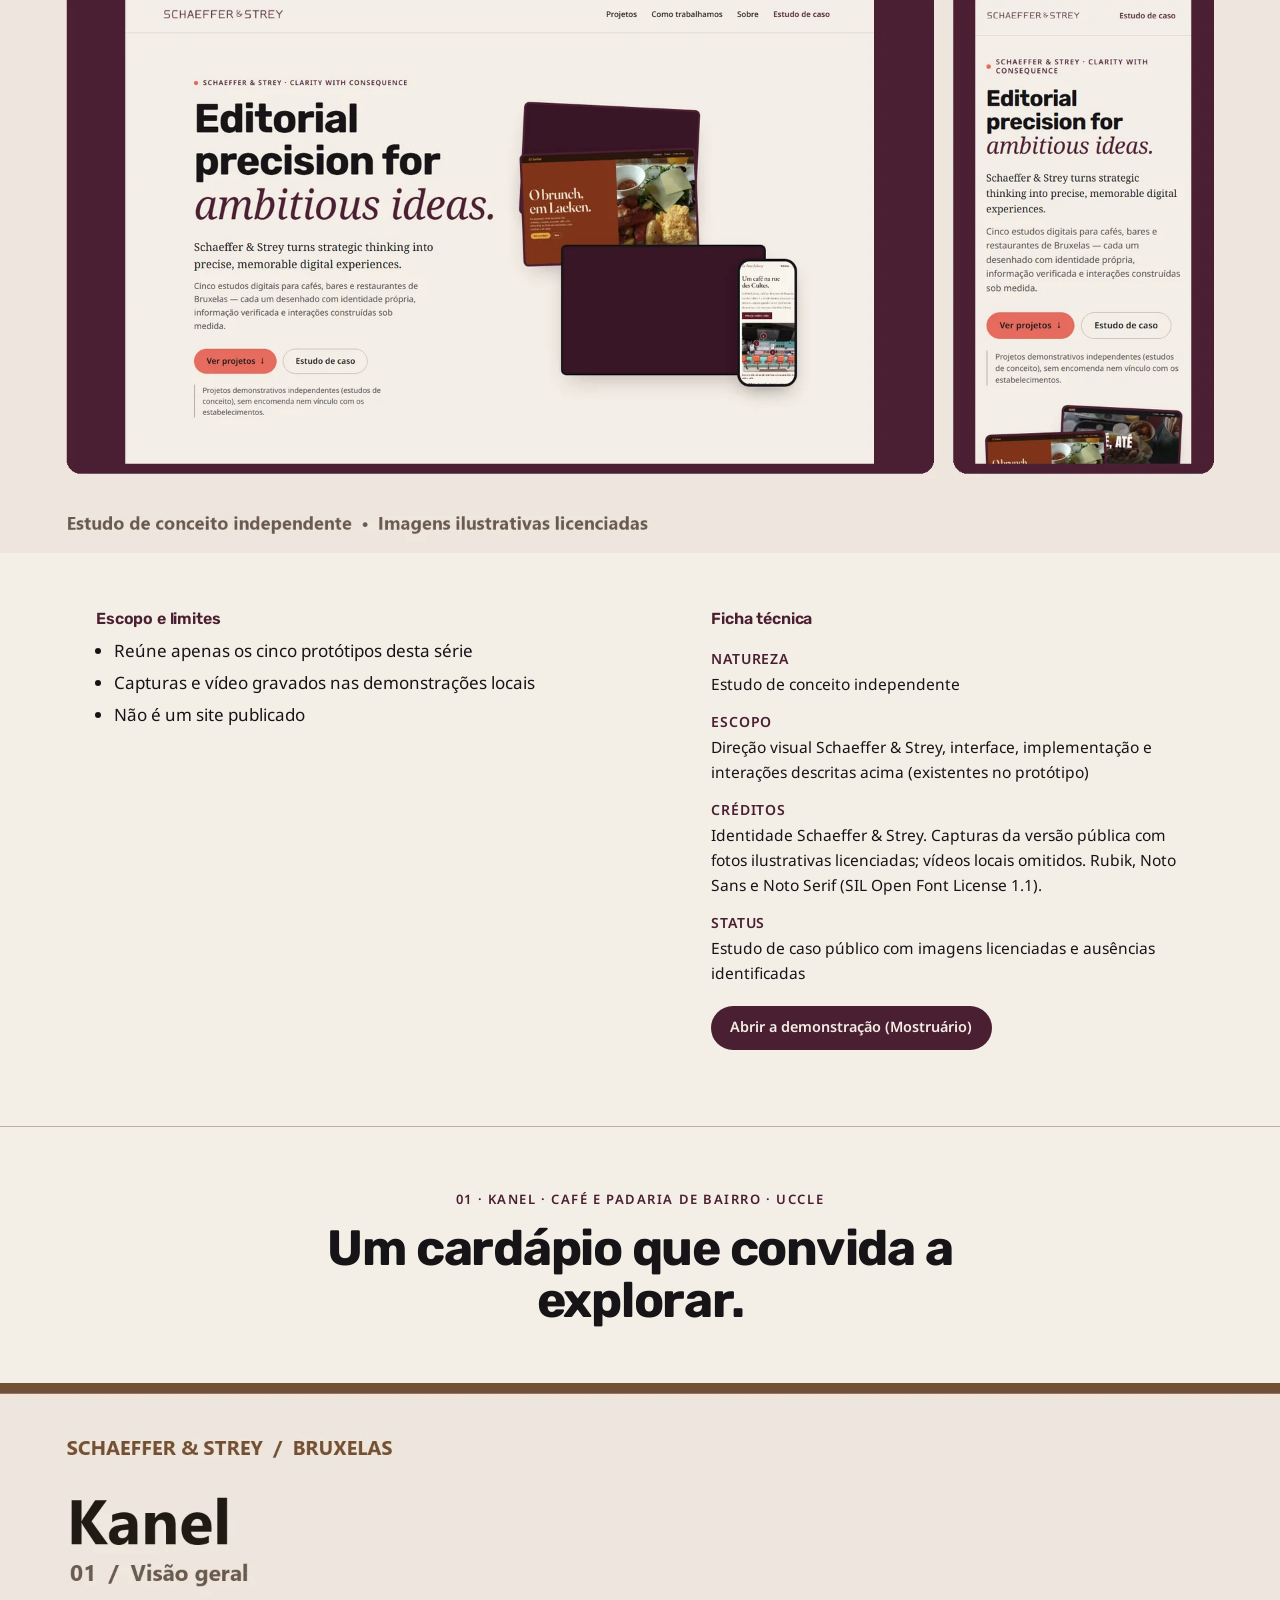
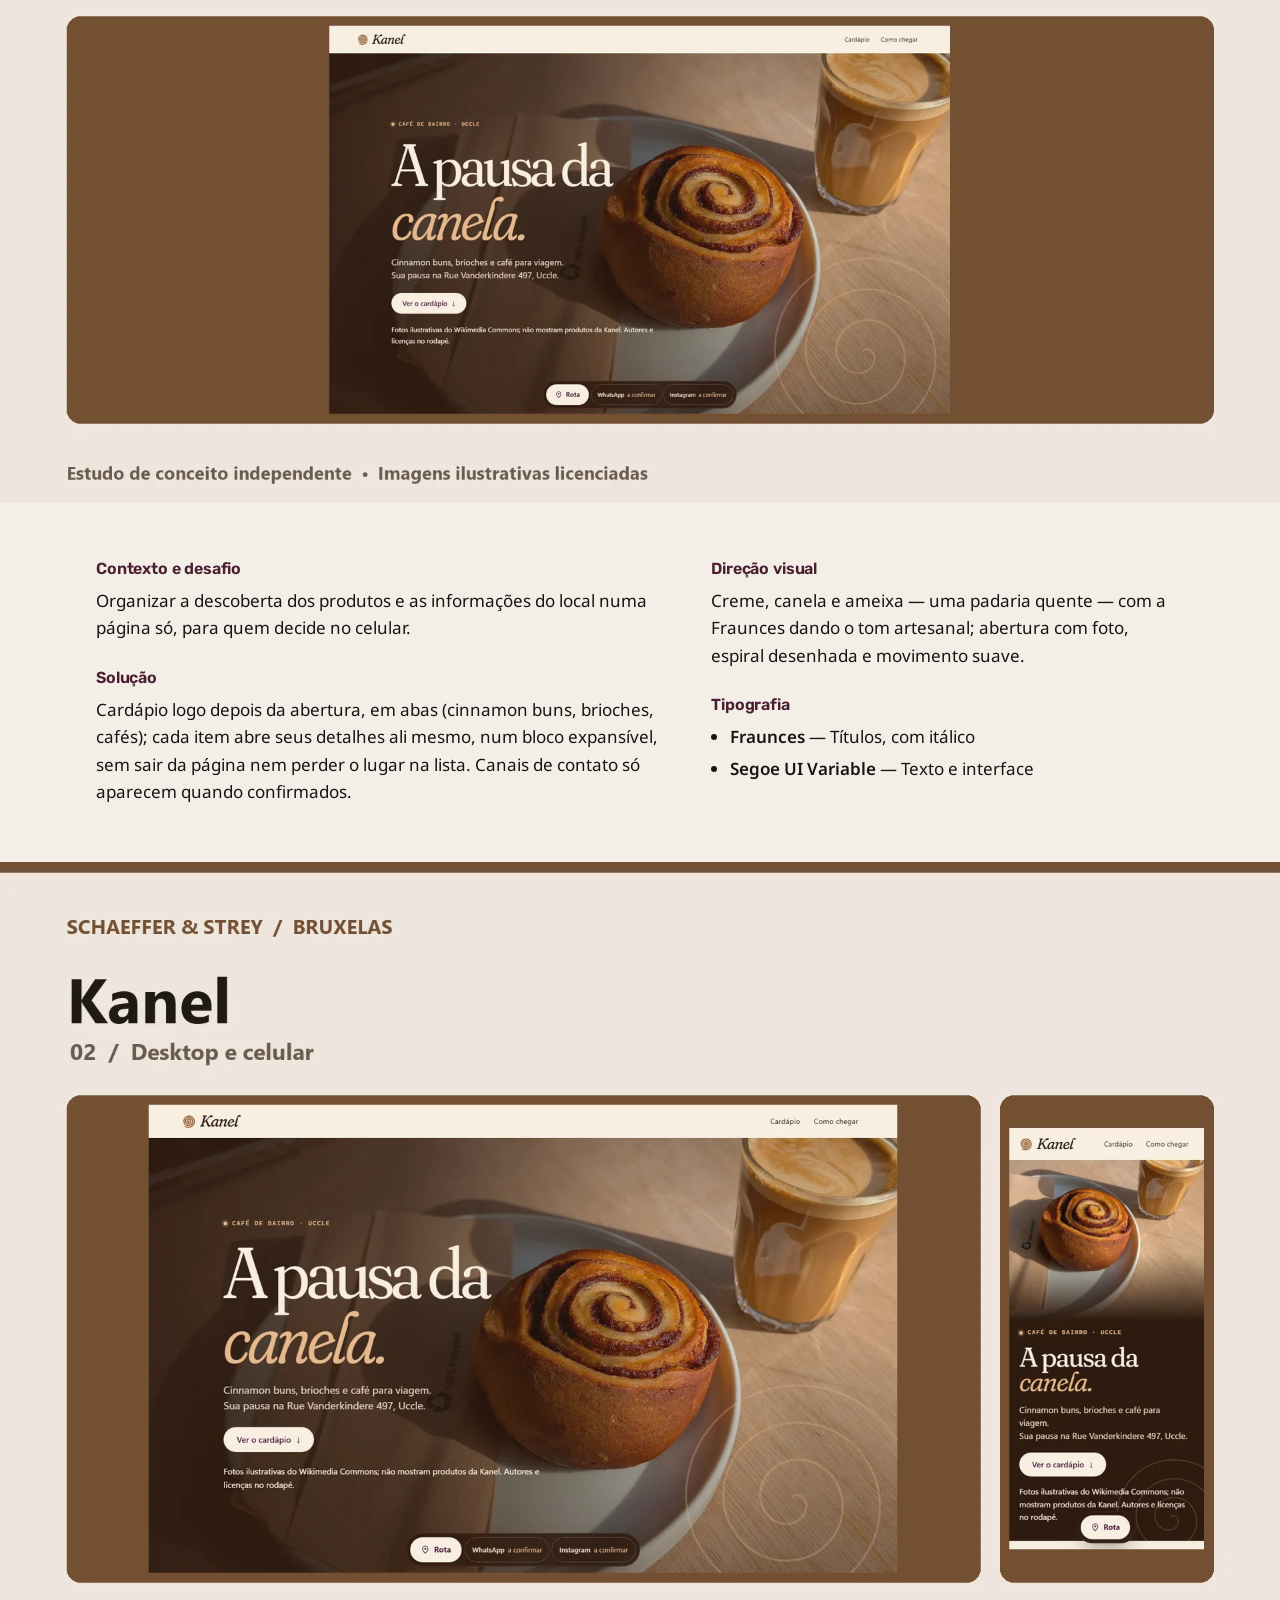
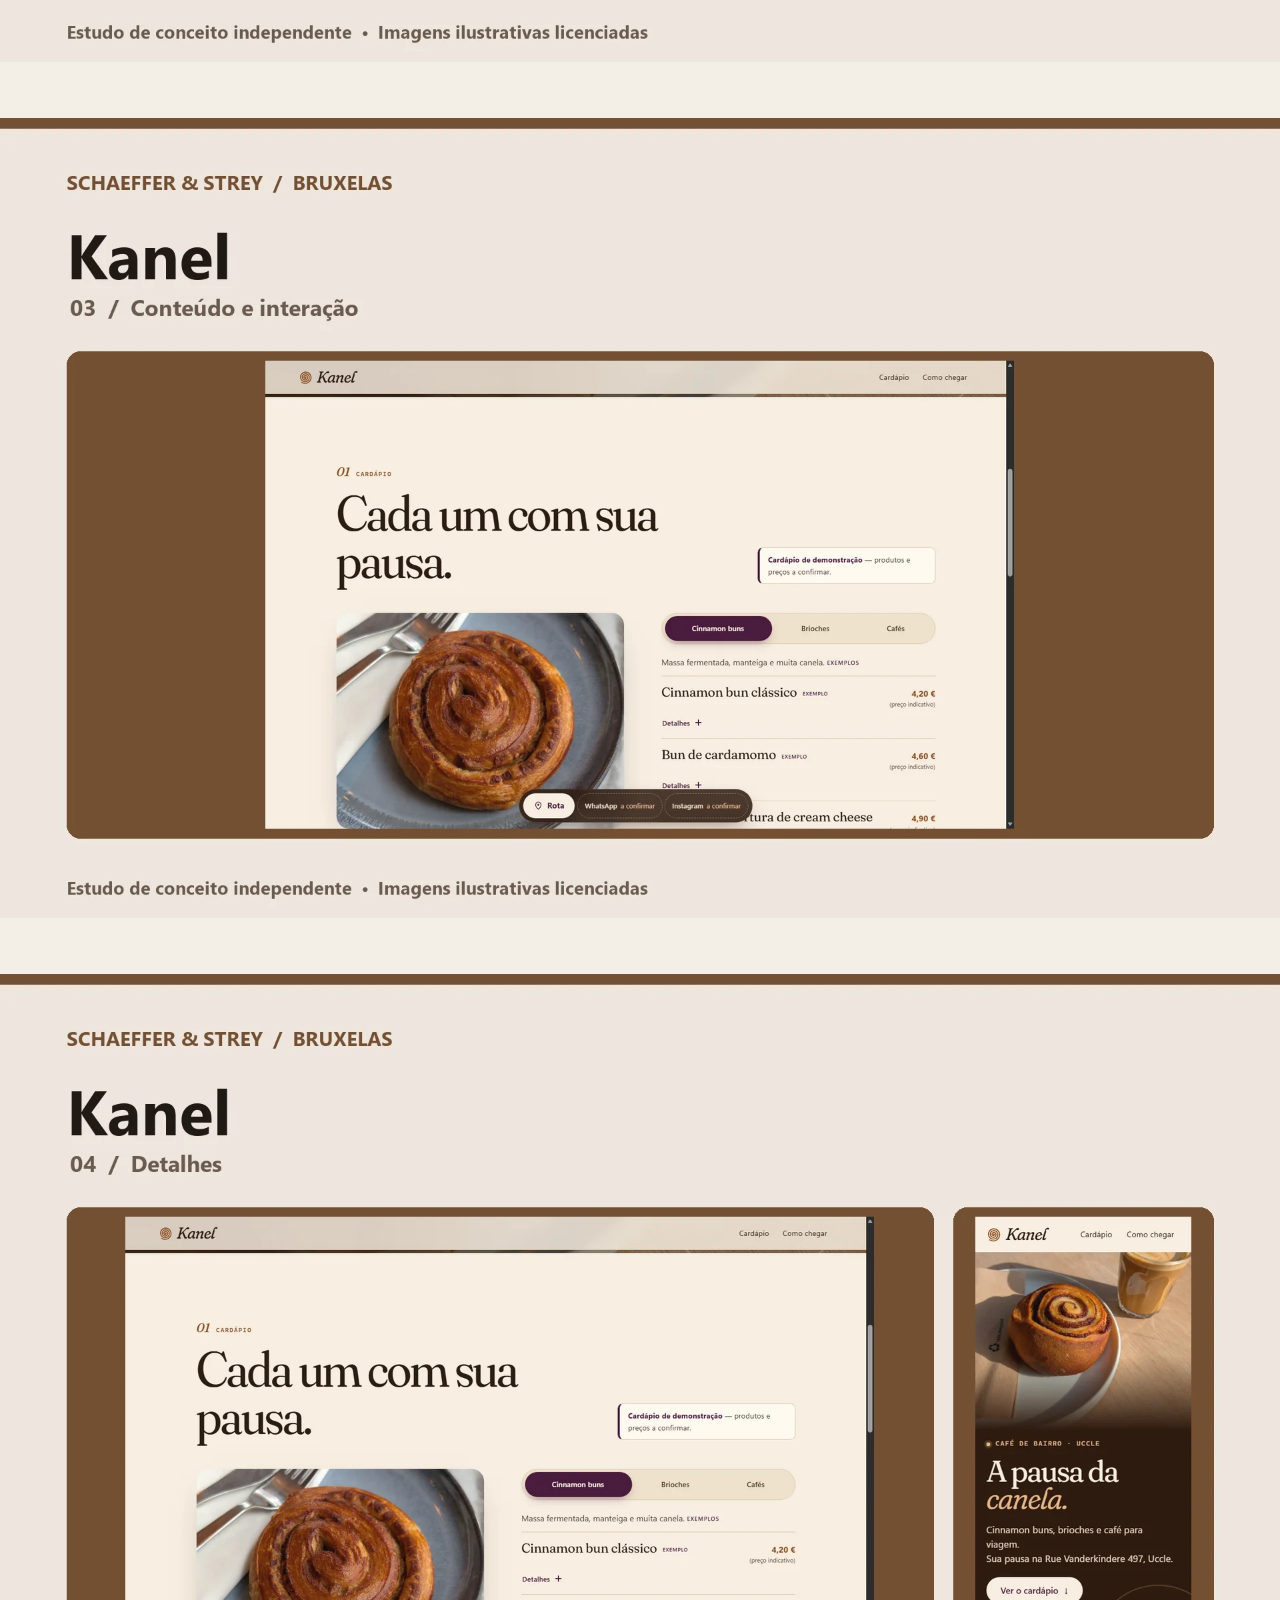
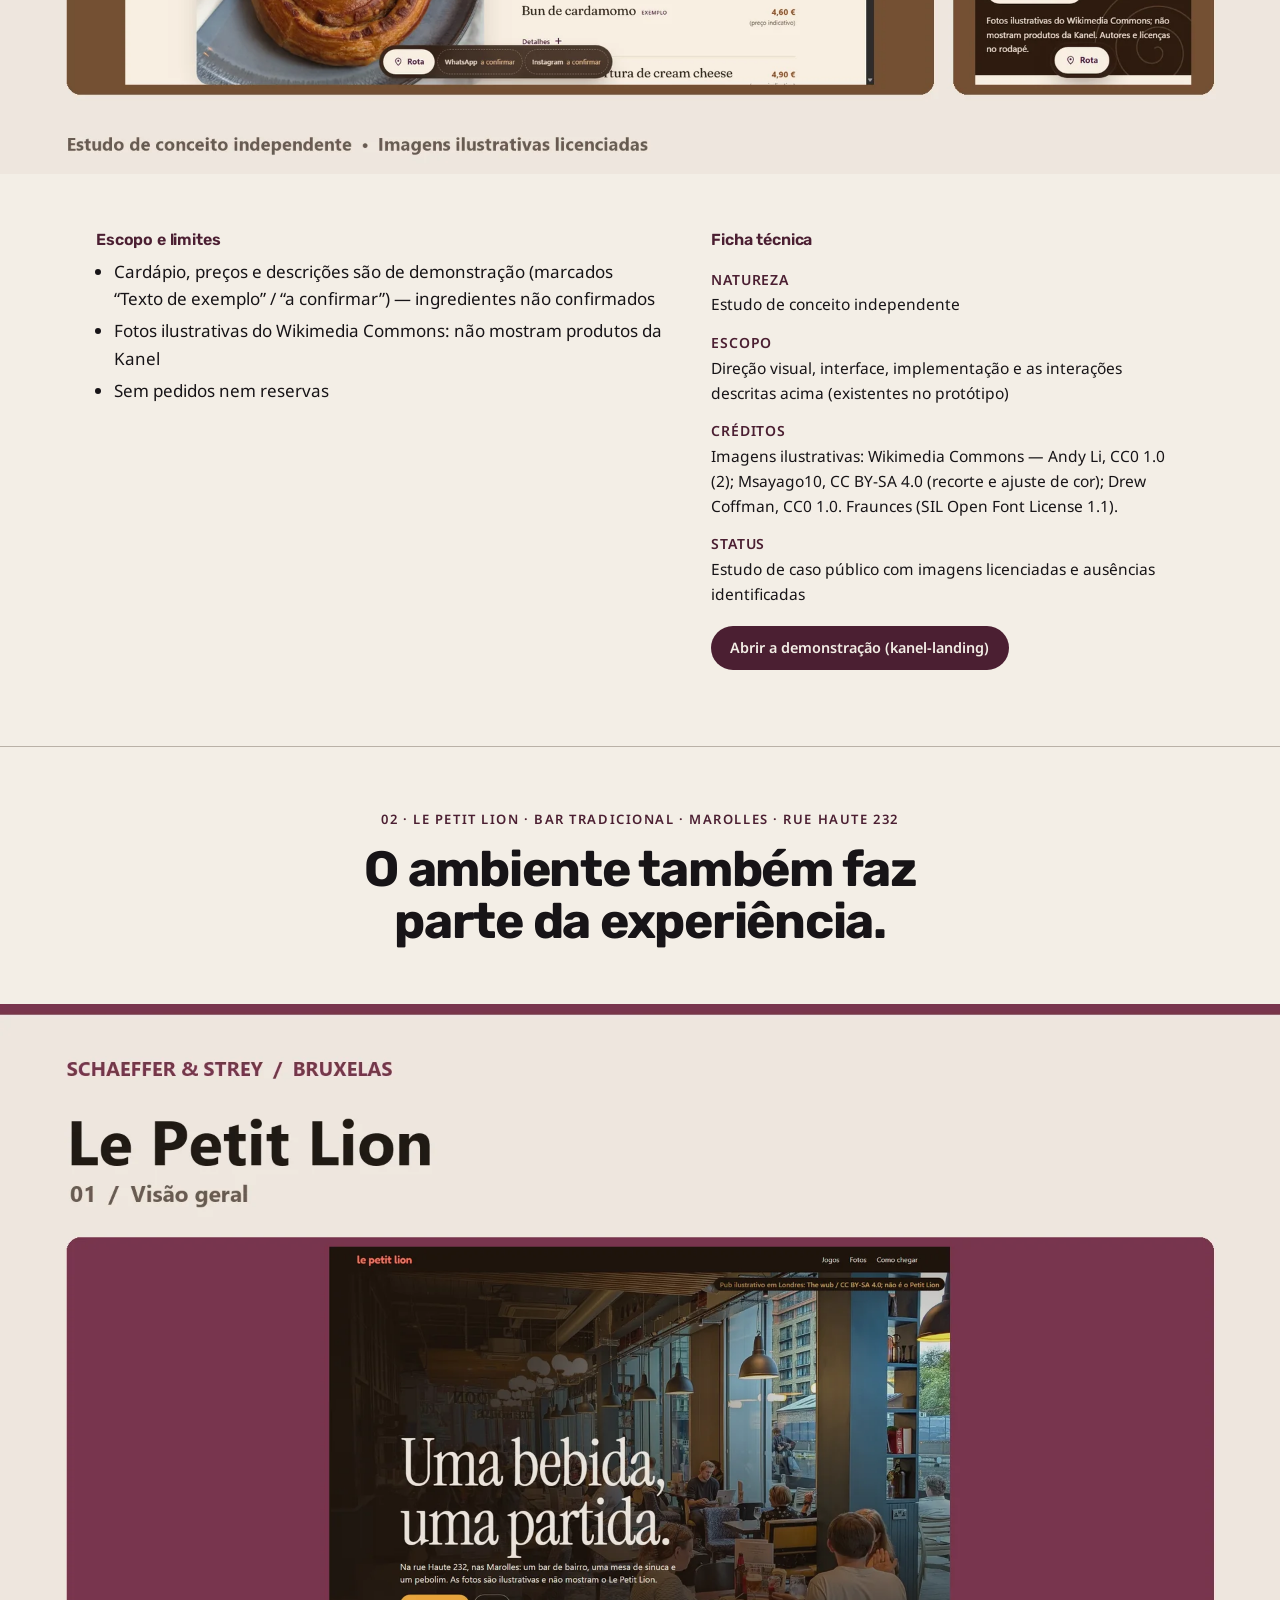
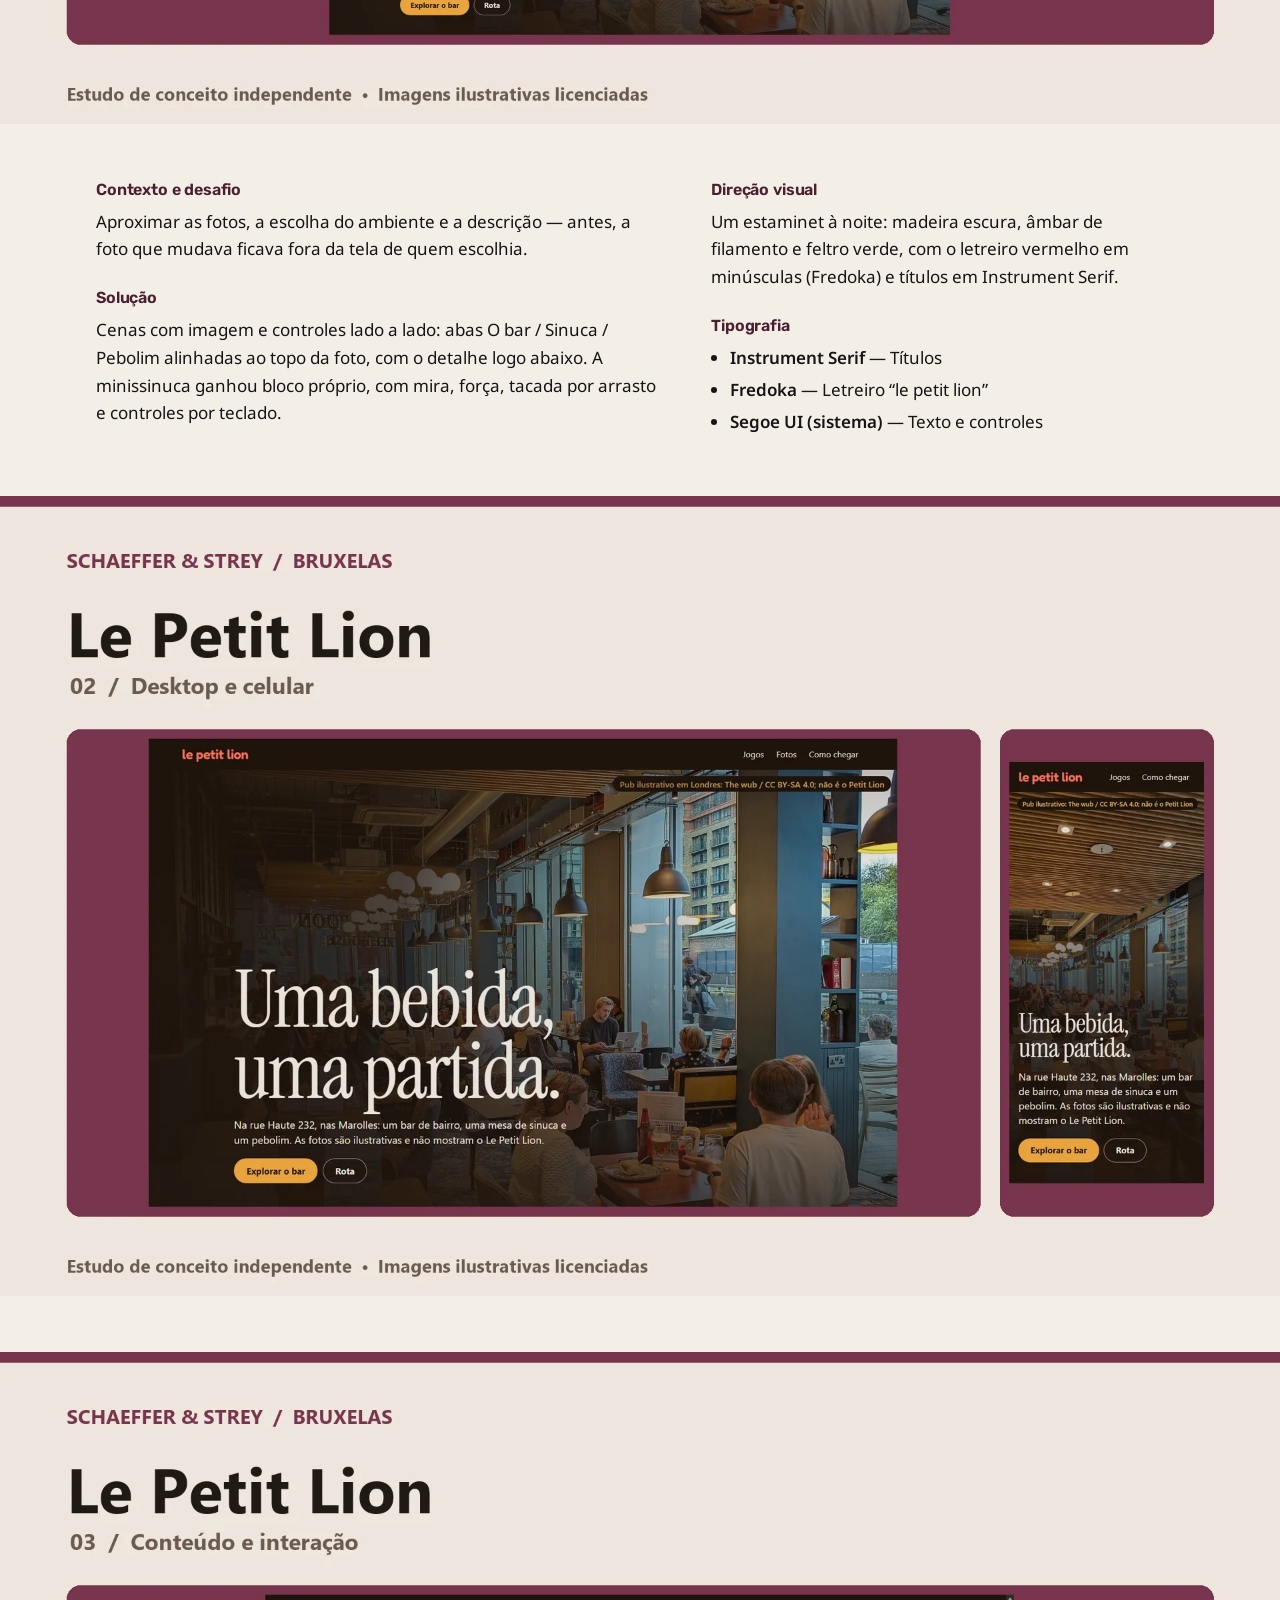
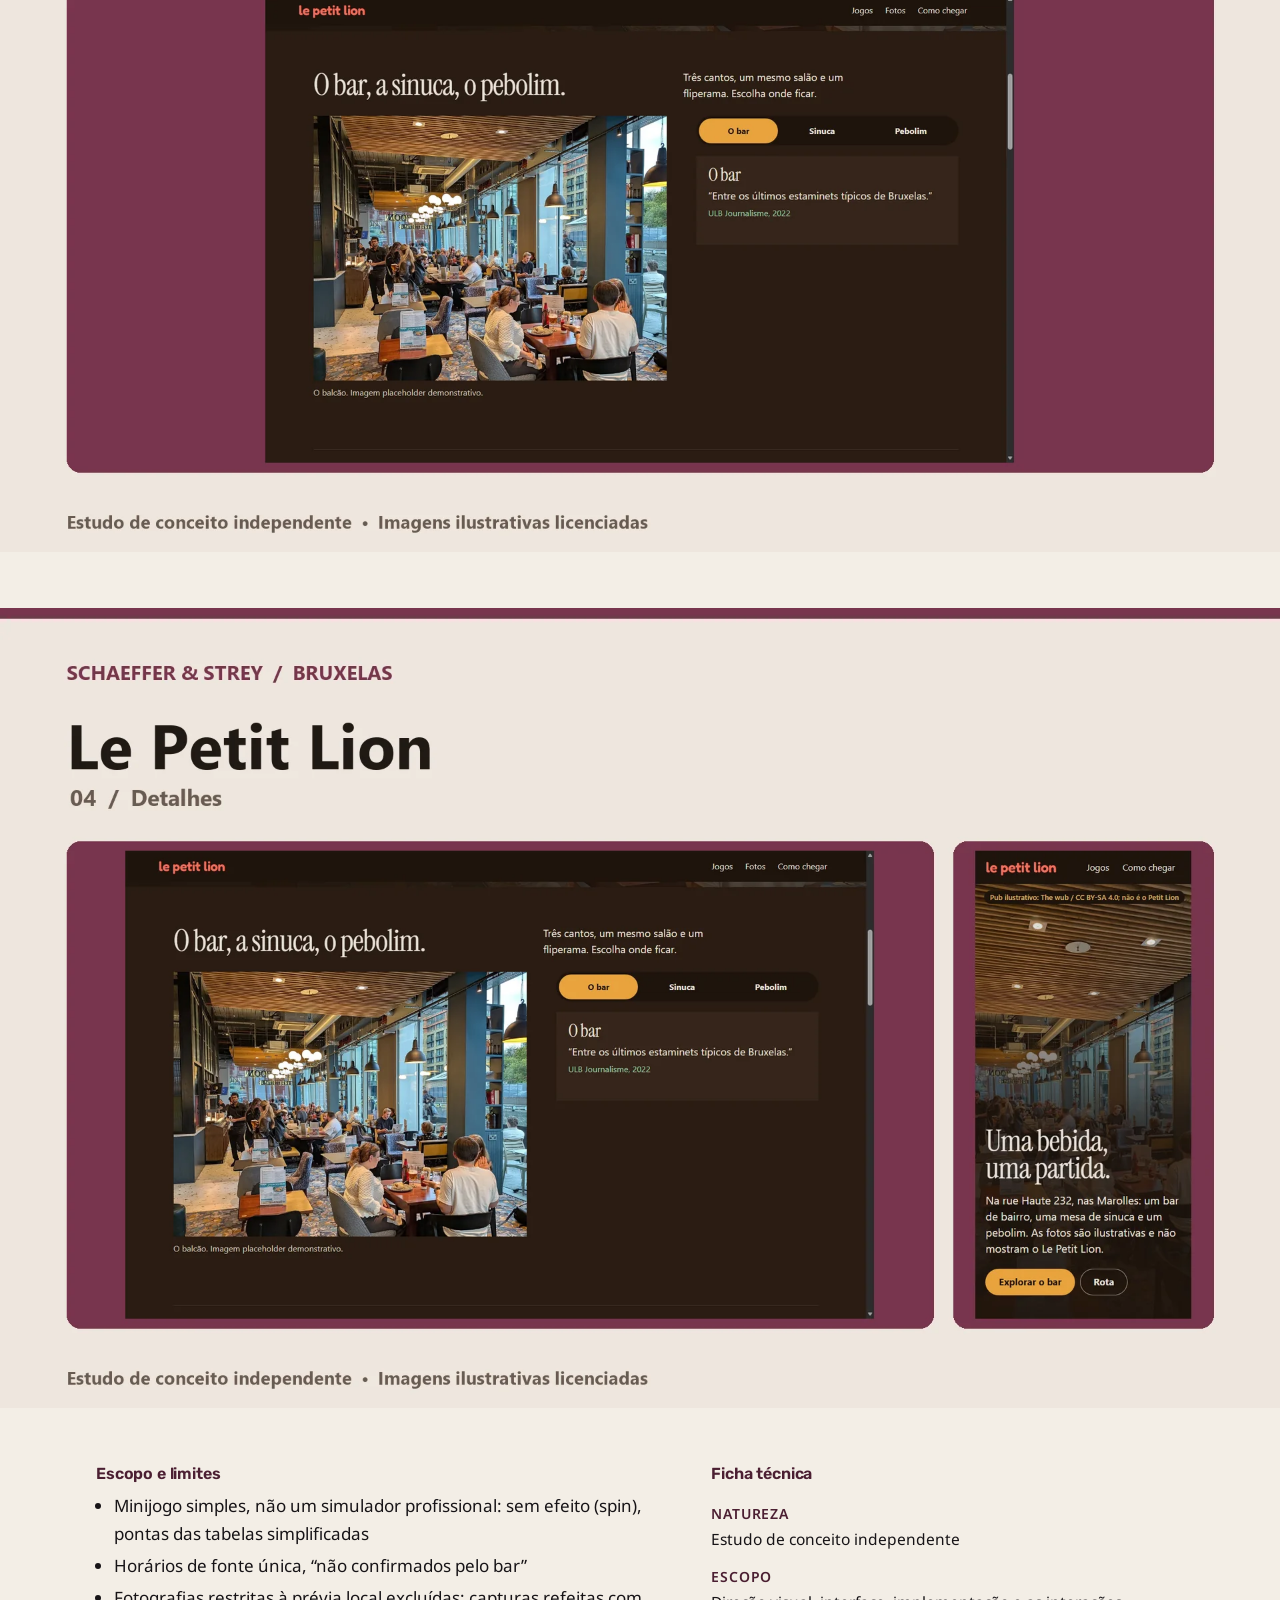
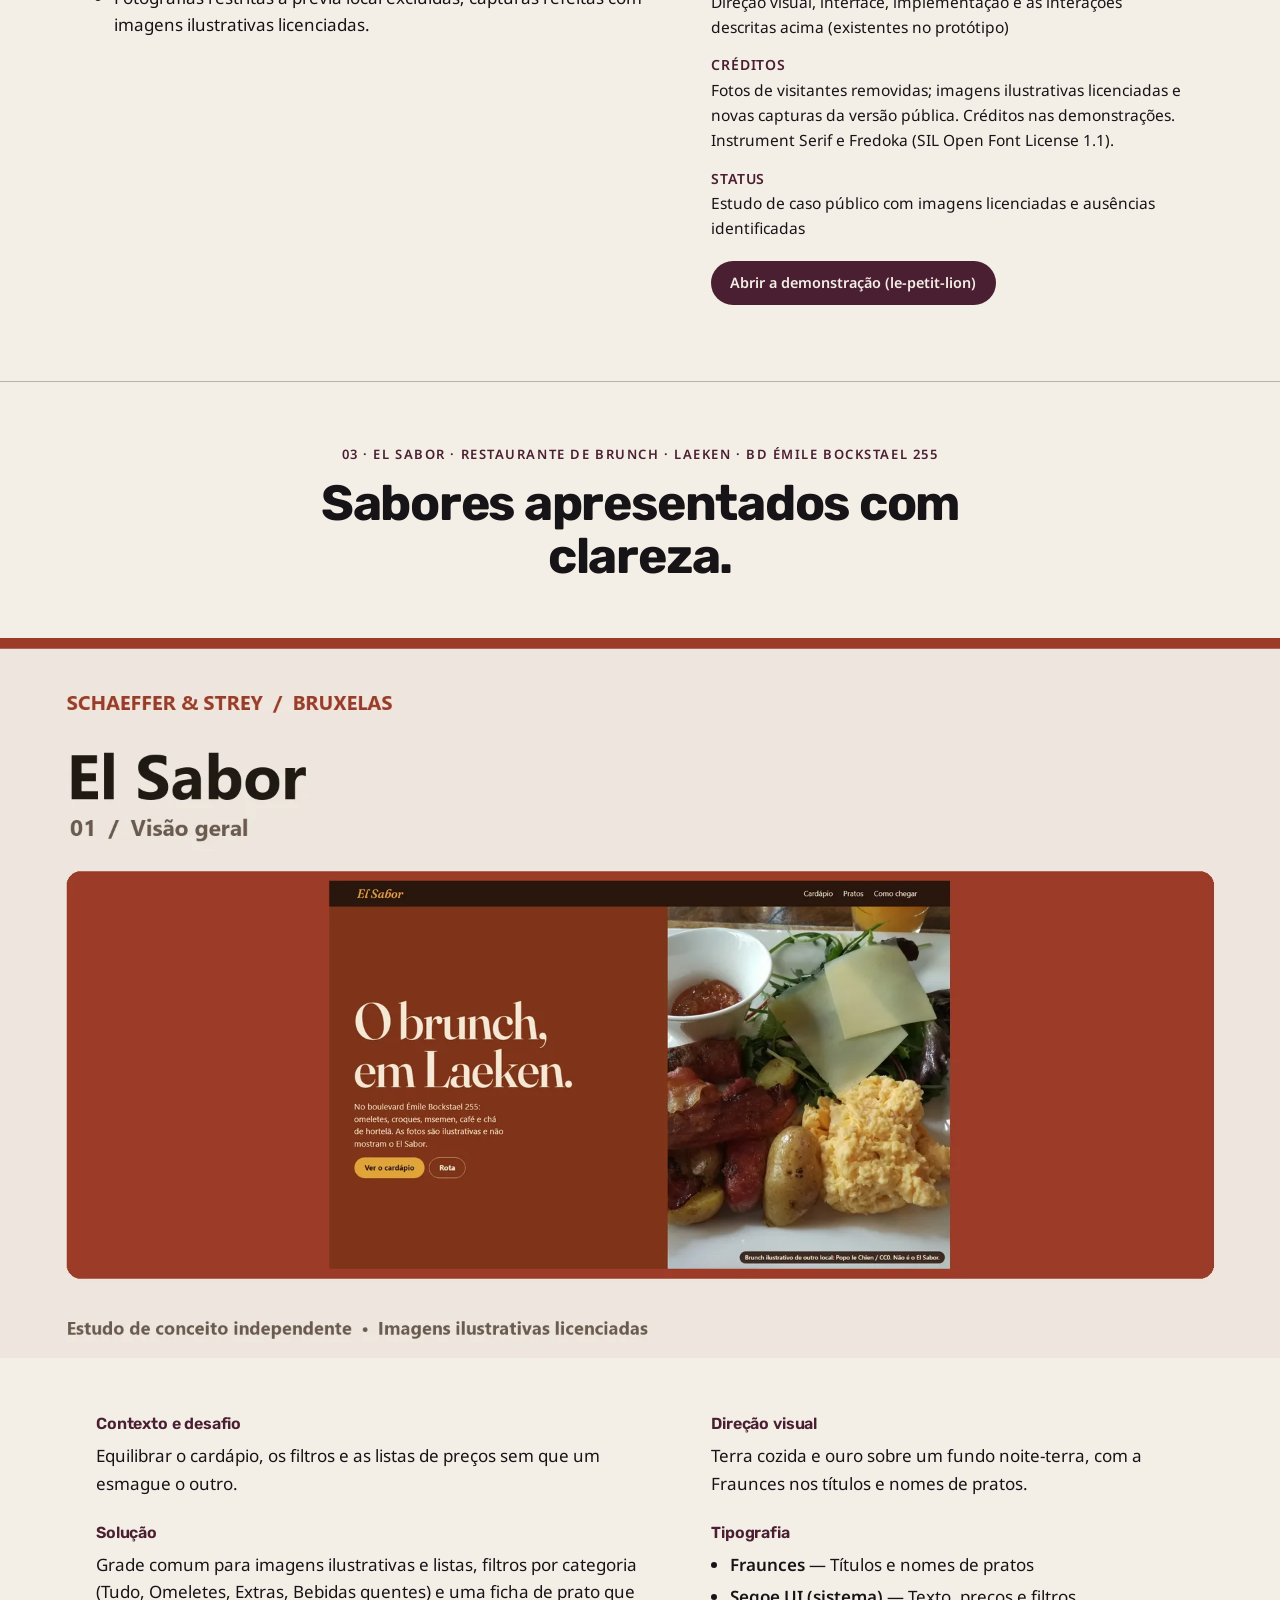
<file: portfolio/estudo-de-caso.html>
<!doctype html>
<html lang="pt-BR">
<head>
<meta charset="utf-8">
<meta name="viewport" content="width=device-width,initial-scale=1">
<meta name="robots" content="noindex">
<title>Estudo de caso oficial — Schaeffer &amp; Strey · Cinco lugares, cinco experiências digitais</title>
<meta name="description" content="Schaeffer & Strey — Cinco lugares, cinco experiências digitais. Estudos de conceito para negócios de Bruxelas, reunindo identidade visual, informação prática e interações próprias de cada lugar.">
<meta name="theme-color" content="#4B1F32">
<meta property="og:title" content="Estudos de caso — Schaeffer &amp; Strey">
<meta property="og:description" content="Editorial precision for ambitious ideas. Cinco estudos de conceito digitais para negócios de Bruxelas.">
<meta property="og:type" content="article">
<meta property="og:image" content="img/brand/emblem_1.png">
<link rel="icon" type="image/png" href="img/brand/emblem_2.png">
<link rel="preload" href="fonts/rubik-700-normal-latin.woff2" as="font" type="font/woff2" crossorigin>
<link rel="preload" href="fonts/noto-sans-400-normal-latin.woff2" as="font" type="font/woff2" crossorigin>
<link rel="stylesheet" href="behance/case.css?v=4">
</head>
<body>
<a class="skip" href="#conteudo">Pular para o conteúdo</a>
<header class="top">
  <a href="./" class="brand" aria-label="Voltar ao portfólio Schaeffer &amp; Strey">
    <span class="brand__back" aria-hidden="true">←</span>
    <img class="brand__wordmark" src="img/brand/wordmark_1.png" width="1010" height="96" alt="Schaeffer &amp; Strey">
  </a>
  <nav aria-label="Estudos de caso">
    <a href="#mostruario">Mostruário</a>
    <a href="#kanel">Kanel</a>
    <a href="#lion">Le Petit Lion</a>
    <a href="#sabor">El Sabor</a>
    <a href="#keufte">Keufté Ixelles</a>
    <a href="#liberty">Le Petit Liberty</a>
  </nav>
</header>
<main id="conteudo" class="case">
  <section class="mod mod--text intro" aria-labelledby="case-title">
    <p class="studio-seal"><img src="img/brand/emblem_1.png" width="22" height="22" alt="" aria-hidden="true"><span>Schaeffer &amp; Strey · Case Study</span></p>
    <p class="eyebrow">Estudos de conceito · Bruxelas</p>
    <h1 id="case-title">Cinco lugares, <i>cinco experiências digitais.</i></h1>
    <p class="lede">Estudos de conceito da Schaeffer &amp; Strey para negócios de Bruxelas, reunindo identidade visual, informação prática e interações próprias de cada lugar.</p>
    <p class="note">Projetos demonstrativos independentes. Não representam encomenda, aprovação ou vínculo com os estabelecimentos. Informações sujeitas a confirmação. Fotografias de visitantes/Google Maps e capturas que as continham foram excluídas; as capturas foram refeitas com imagens ilustrativas licenciadas; documentos e fachadas sem licença seguem identificados como indisponíveis.</p>
  </section>
  <figure class="mod mod--img mod--full"><img src="behance/web/00-serie-capa.webp" alt="Prancha com capturas das demonstrações públicas e imagens ilustrativas licenciadas." width="1920" height="1080" loading="lazy" decoding="async"></figure>

  <section class="proj" id="mostruario" aria-labelledby="t-mostruario">
    <header class="mod mod--text proj__head">
      <p class="eyebrow">00 · Schaeffer &amp; Strey · Portfólio da série · Bruxelas</p>
      <h2 id="t-mostruario">Uma coleção, cinco linguagens.</h2>
    </header>
    <figure class="mod mod--img mod--full"><img src="behance/web/0mostruario-01-capa.webp" alt="Prancha com capturas das demonstrações públicas e imagens ilustrativas licenciadas." width="1920" height="1080" loading="lazy" decoding="async"></figure>
    <div class="mod mod--text cols">
      <div><h3>Contexto e desafio</h3><p>Comparar os cinco projetos lado a lado sem apagar o que cada um tem de próprio, com capturas das demonstrações públicas.</p><h3>Solução</h3><p>Uma vitrine editorial clara e estruturada sob a identidade Schaeffer &amp; Strey: capa com as telas dos cinco sites em camadas que respondem ao ponteiro, filtro por segmento (cafés, bares, restaurantes), capturas reais da versão pública em um visualizador e acesso direto às demonstrações — além dos estudos de caso com pranchas refeitas e descrição das interações.</p></div>
      <div><h3>Direção visual</h3><p>Paper Ivory (#F3EEE6) como base editorial, Studio Burgundy (#4B1F32) nos blocos institucionais, Editorial Ink (#171417) e Warm Stone (#B9B1A7) para hierarquia e divisões, com Signal Coral (#E56B5D) como ponto focal decisivo.</p><h3>Tipografia</h3><ul><li><b>Rubik (600 / 700)</b> — Títulos e chamadas de destaque</li><li><b>Noto Sans (400 / 500)</b> — Texto corrido, botões e interface</li><li><b>Noto Serif (400 / 400i)</b> — Acentos editoriais e subtítulos</li></ul></div>
    </div>
    <figure class="mod mod--img mod--full"><img src="behance/web/0mostruario-02-telas.webp" alt="Prancha com capturas das demonstrações públicas e imagens ilustrativas licenciadas." width="1920" height="1200" loading="lazy" decoding="async"></figure>
    <figure class="mod mod--img mod--full"><img src="behance/web/0mostruario-03-sistema.webp" alt="Prancha com capturas das demonstrações públicas e imagens ilustrativas licenciadas." width="1920" height="1200" loading="lazy" decoding="async"></figure>
    <figure class="mod mod--img mod--full"><img src="behance/web/0mostruario-04-detalhes.webp" alt="Prancha com capturas das demonstrações públicas e imagens ilustrativas licenciadas." width="1920" height="1200" loading="lazy" decoding="async"></figure>
    <div class="mod mod--text cols">
      <div><h3>Escopo e limites</h3><ul><li>Reúne apenas os cinco protótipos desta série</li><li>Capturas e vídeo gravados nas demonstrações locais</li><li>Não é um site publicado</li></ul></div>
      <div><h3>Ficha técnica</h3><dl class="ficha__dl"><dt>Natureza</dt><dd>Estudo de conceito independente</dd><dt>Escopo</dt><dd>Direção visual Schaeffer &amp; Strey, interface, implementação e interações descritas acima (existentes no protótipo)</dd><dt>Créditos</dt><dd>Identidade Schaeffer &amp; Strey. Capturas da versão pública com fotos ilustrativas licenciadas; vídeos locais omitidos. Rubik, Noto Sans e Noto Serif (SIL Open Font License 1.1).</dd><dt>Status</dt><dd>Estudo de caso público com imagens licenciadas e ausências identificadas</dd></dl><p class="open"><a href="./">Abrir a demonstração (Mostruário)</a></p></div>
    </div>
  </section>

  <section class="proj" id="kanel" aria-labelledby="t-kanel">
    <header class="mod mod--text proj__head">
      <p class="eyebrow">01 · Kanel · Café e padaria de bairro · Uccle</p>
      <h2 id="t-kanel">Um cardápio que convida a explorar.</h2>
    </header>
    <figure class="mod mod--img mod--full"><img src="behance/web/1kanel-01-capa.webp" alt="Prancha com capturas das demonstrações públicas e imagens ilustrativas licenciadas." width="1920" height="1080" loading="lazy" decoding="async"></figure>
    <div class="mod mod--text cols">
      <div><h3>Contexto e desafio</h3><p>Organizar a descoberta dos produtos e as informações do local numa página só, para quem decide no celular.</p><h3>Solução</h3><p>Cardápio logo depois da abertura, em abas (cinnamon buns, brioches, cafés); cada item abre seus detalhes ali mesmo, num bloco expansível, sem sair da página nem perder o lugar na lista. Canais de contato só aparecem quando confirmados.</p></div>
      <div><h3>Direção visual</h3><p>Creme, canela e ameixa — uma padaria quente — com a Fraunces dando o tom artesanal; abertura com foto, espiral desenhada e movimento suave.</p><h3>Tipografia</h3><ul><li><b>Fraunces</b> — Títulos, com itálico</li><li><b>Segoe UI Variable</b> — Texto e interface</li></ul></div>
    </div>
    <figure class="mod mod--img mod--full"><img src="behance/web/1kanel-02-telas.webp" alt="Prancha com capturas das demonstrações públicas e imagens ilustrativas licenciadas." width="1920" height="1200" loading="lazy" decoding="async"></figure>
    <figure class="mod mod--img mod--full"><img src="behance/web/1kanel-03-sistema.webp" alt="Prancha com capturas das demonstrações públicas e imagens ilustrativas licenciadas." width="1920" height="1200" loading="lazy" decoding="async"></figure>
    <figure class="mod mod--img mod--full"><img src="behance/web/1kanel-04-detalhes.webp" alt="Prancha com capturas das demonstrações públicas e imagens ilustrativas licenciadas." width="1920" height="1200" loading="lazy" decoding="async"></figure>
    <div class="mod mod--text cols">
      <div><h3>Escopo e limites</h3><ul><li>Cardápio, preços e descrições são de demonstração (marcados “Texto de exemplo” / “a confirmar”) — ingredientes não confirmados</li><li>Fotos ilustrativas do Wikimedia Commons: não mostram produtos da Kanel</li><li>Sem pedidos nem reservas</li></ul></div>
      <div><h3>Ficha técnica</h3><dl class="ficha__dl"><dt>Natureza</dt><dd>Estudo de conceito independente</dd><dt>Escopo</dt><dd>Direção visual, interface, implementação e as interações descritas acima (existentes no protótipo)</dd><dt>Créditos</dt><dd>Imagens ilustrativas: Wikimedia Commons — Andy Li, CC0 1.0 (2); Msayago10, CC BY-SA 4.0 (recorte e ajuste de cor); Drew Coffman, CC0 1.0. Fraunces (SIL Open Font License 1.1).</dd><dt>Status</dt><dd>Estudo de caso público com imagens licenciadas e ausências identificadas</dd></dl><p class="open"><a href="../kanel-landing/">Abrir a demonstração (kanel-landing)</a></p></div>
    </div>
  </section>

  <section class="proj" id="lion" aria-labelledby="t-lion">
    <header class="mod mod--text proj__head">
      <p class="eyebrow">02 · Le Petit Lion · Bar tradicional · Marolles · rue Haute 232</p>
      <h2 id="t-lion">O ambiente também faz parte da experiência.</h2>
    </header>
    <figure class="mod mod--img mod--full"><img src="behance/web/2lion-01-capa.webp" alt="Prancha com capturas das demonstrações públicas e imagens ilustrativas licenciadas." width="1920" height="1080" loading="lazy" decoding="async"></figure>
    <div class="mod mod--text cols">
      <div><h3>Contexto e desafio</h3><p>Aproximar as fotos, a escolha do ambiente e a descrição — antes, a foto que mudava ficava fora da tela de quem escolhia.</p><h3>Solução</h3><p>Cenas com imagem e controles lado a lado: abas O bar / Sinuca / Pebolim alinhadas ao topo da foto, com o detalhe logo abaixo. A minissinuca ganhou bloco próprio, com mira, força, tacada por arrasto e controles por teclado.</p></div>
      <div><h3>Direção visual</h3><p>Um estaminet à noite: madeira escura, âmbar de filamento e feltro verde, com o letreiro vermelho em minúsculas (Fredoka) e títulos em Instrument Serif.</p><h3>Tipografia</h3><ul><li><b>Instrument Serif</b> — Títulos</li><li><b>Fredoka</b> — Letreiro “le petit lion”</li><li><b>Segoe UI (sistema)</b> — Texto e controles</li></ul></div>
    </div>
    <figure class="mod mod--img mod--full"><img src="behance/web/2lion-02-telas.webp" alt="Prancha com capturas das demonstrações públicas e imagens ilustrativas licenciadas." width="1920" height="1200" loading="lazy" decoding="async"></figure>
    <figure class="mod mod--img mod--full"><img src="behance/web/2lion-03-sistema.webp" alt="Prancha com capturas das demonstrações públicas e imagens ilustrativas licenciadas." width="1920" height="1200" loading="lazy" decoding="async"></figure>
    <figure class="mod mod--img mod--full"><img src="behance/web/2lion-04-detalhes.webp" alt="Prancha com capturas das demonstrações públicas e imagens ilustrativas licenciadas." width="1920" height="1200" loading="lazy" decoding="async"></figure>
    <div class="mod mod--text cols">
      <div><h3>Escopo e limites</h3><ul><li>Minijogo simples, não um simulador profissional: sem efeito (spin), pontas das tabelas simplificadas</li><li>Horários de fonte única, “não confirmados pelo bar”</li><li>Fotografias restritas à prévia local excluídas; capturas refeitas com imagens ilustrativas licenciadas.</li></ul></div>
      <div><h3>Ficha técnica</h3><dl class="ficha__dl"><dt>Natureza</dt><dd>Estudo de conceito independente</dd><dt>Escopo</dt><dd>Direção visual, interface, implementação e as interações descritas acima (existentes no protótipo)</dd><dt>Créditos</dt><dd>Fotos de visitantes removidas; imagens ilustrativas licenciadas e novas capturas da versão pública. Créditos nas demonstrações. Instrument Serif e Fredoka (SIL Open Font License 1.1).</dd><dt>Status</dt><dd>Estudo de caso público com imagens licenciadas e ausências identificadas</dd></dl><p class="open"><a href="../le-petit-lion/">Abrir a demonstração (le-petit-lion)</a></p></div>
    </div>
  </section>

  <section class="proj" id="sabor" aria-labelledby="t-sabor">
    <header class="mod mod--text proj__head">
      <p class="eyebrow">03 · El Sabor · Restaurante de brunch · Laeken · bd Émile Bockstael 255</p>
      <h2 id="t-sabor">Sabores apresentados com clareza.</h2>
    </header>
    <figure class="mod mod--img mod--full"><img src="behance/web/3sabor-01-capa.webp" alt="Prancha com capturas das demonstrações públicas e imagens ilustrativas licenciadas." width="1920" height="1080" loading="lazy" decoding="async"></figure>
    <div class="mod mod--text cols">
      <div><h3>Contexto e desafio</h3><p>Equilibrar o cardápio, os filtros e as listas de preços sem que um esmague o outro.</p><h3>Solução</h3><p>Grade comum para imagens ilustrativas e listas, filtros por categoria (Tudo, Omeletes, Extras, Bebidas quentes) e uma ficha de prato que abre a partir da miniatura, com navegação entre fotos.</p></div>
      <div><h3>Direção visual</h3><p>Terra cozida e ouro sobre um fundo noite-terra, com a Fraunces nos títulos e nomes de pratos.</p><h3>Tipografia</h3><ul><li><b>Fraunces</b> — Títulos e nomes de pratos</li><li><b>Segoe UI (sistema)</b> — Texto, preços e filtros</li></ul></div>
    </div>
    <figure class="mod mod--img mod--full"><img src="behance/web/3sabor-02-telas.webp" alt="Prancha com capturas das demonstrações públicas e imagens ilustrativas licenciadas." width="1920" height="1200" loading="lazy" decoding="async"></figure>
    <figure class="mod mod--img mod--full"><img src="behance/web/3sabor-03-sistema.webp" alt="Prancha com capturas das demonstrações públicas e imagens ilustrativas licenciadas." width="1920" height="1200" loading="lazy" decoding="async"></figure>
    <figure class="mod mod--img mod--full"><img src="behance/web/3sabor-04-detalhes.webp" alt="Prancha com capturas das demonstrações públicas e imagens ilustrativas licenciadas." width="1920" height="1200" loading="lazy" decoding="async"></figure>
    <div class="mod mod--text cols">
      <div><h3>Escopo e limites</h3><ul><li>Preços copiados de uma foto de cliente (set. 2026), marcados “a confirmar”</li><li>Nomes exatos dos pratos fotografados desconhecidos: só descrições visuais</li><li>Sem pedidos pela internet</li></ul></div>
      <div><h3>Ficha técnica</h3><dl class="ficha__dl"><dt>Natureza</dt><dd>Estudo de conceito independente</dd><dt>Escopo</dt><dd>Direção visual, interface, implementação e as interações descritas acima (existentes no protótipo)</dd><dt>Créditos</dt><dd>Fotos de visitantes removidas; imagens ilustrativas licenciadas e novas capturas da versão pública. Créditos nas demonstrações. Fraunces (SIL Open Font License 1.1).</dd><dt>Status</dt><dd>Estudo de caso público com imagens licenciadas e ausências identificadas</dd></dl><p class="open"><a href="../el-sabor/">Abrir a demonstração (el-sabor)</a></p></div>
    </div>
  </section>

  <section class="proj" id="keufte" aria-labelledby="t-keufte">
    <header class="mod mod--text proj__head">
      <p class="eyebrow">04 · Keufté Ixelles · Sanduíches e grelhados · Ixelles · perto de Flagey</p>
      <h2 id="t-keufte">Calor visual, escolha direta.</h2>
    </header>
    <figure class="mod mod--img mod--full"><img src="behance/web/4keufte-01-capa.webp" alt="Prancha com capturas das demonstrações públicas e imagens ilustrativas licenciadas." width="1920" height="1080" loading="lazy" decoding="async"></figure>
    <div class="mod mod--text cols">
      <div><h3>Contexto e desafio</h3><p>Comunicar o caráter da cozinha e, ao mesmo tempo, facilitar a leitura de um cardápio longo.</p><h3>Solução</h3><p>Brasas em movimento no topo e uma faixa contínua de fotos dão o calor; categorias em abas, seletor de tamanho Normal/Gigante e preços alinhados à direita tornam a escolha direta.</p></div>
      <div><h3>Direção visual</h3><p>Carvão e brasa, uma única cor de acento e a Anton em caixa alta, como um letreiro de rua.</p><h3>Tipografia</h3><ul><li><b>Anton</b> — Títulos em caixa alta</li><li><b>Segoe UI (sistema)</b> — Texto, preços e controles</li></ul></div>
    </div>
    <figure class="mod mod--img mod--full"><img src="behance/web/4keufte-02-telas.webp" alt="Prancha com capturas das demonstrações públicas e imagens ilustrativas licenciadas." width="1920" height="1200" loading="lazy" decoding="async"></figure>
    <figure class="mod mod--img mod--full"><img src="behance/web/4keufte-03-sistema.webp" alt="Prancha com capturas das demonstrações públicas e imagens ilustrativas licenciadas." width="1920" height="1200" loading="lazy" decoding="async"></figure>
    <figure class="mod mod--img mod--full"><img src="behance/web/4keufte-04-detalhes.webp" alt="Prancha com capturas das demonstrações públicas e imagens ilustrativas licenciadas." width="1920" height="1200" loading="lazy" decoding="async"></figure>
    <div class="mod mod--text cols">
      <div><h3>Escopo e limites</h3><ul><li>Preços de uma foto de cliente (jan. 2026) e horários de fonte única: “a confirmar”</li><li>Sem pedido, carrinho nem pagamento</li><li>Fotografias restritas à prévia local excluídas; capturas refeitas com imagens ilustrativas licenciadas.</li></ul></div>
      <div><h3>Ficha técnica</h3><dl class="ficha__dl"><dt>Natureza</dt><dd>Estudo de conceito independente</dd><dt>Escopo</dt><dd>Direção visual, interface, implementação e as interações descritas acima (existentes no protótipo)</dd><dt>Créditos</dt><dd>Fotos de visitantes removidas; imagens ilustrativas licenciadas e novas capturas da versão pública. Créditos nas demonstrações. Anton (SIL Open Font License 1.1).</dd><dt>Status</dt><dd>Estudo de caso público com imagens licenciadas e ausências identificadas</dd></dl><p class="open"><a href="../keufte-ixelles/">Abrir a demonstração (keufte-ixelles)</a></p></div>
    </div>
  </section>

  <section class="proj" id="liberty" aria-labelledby="t-liberty">
    <header class="mod mod--text proj__head">
      <p class="eyebrow">05 · Le Petit Liberty · Café-bar · Centro de Bruxelas · rue des Cultes 9</p>
      <h2 id="t-liberty">Uma fachada como ponto de partida.</h2>
    </header>
    <figure class="mod mod--img mod--full"><img src="behance/web/5liberty-01-capa.webp" alt="Prancha com capturas das demonstrações públicas e imagens ilustrativas licenciadas." width="1920" height="1080" loading="lazy" decoding="async"></figure>
    <div class="mod mod--text cols">
      <div><h3>Contexto e desafio</h3><p>Apresentar um café-bar clássico sem fontes sobre sua origem — sem inventar história.</p><h3>Solução</h3><p>Uma imagem ilustrativa de outro café vira o ponto de partida para três pontos interativos; as fotos históricas sem licença seguem indisponíveis e as bebidas aparecem em blocos expansíveis.</p></div>
      <div><h3>Direção visual</h3><p>Papel, veludo bordô e latão, com a EB Garamond em tom editorial.</p><h3>Tipografia</h3><ul><li><b>EB Garamond</b> — Títulos e texto editorial, com itálico</li><li><b>Segoe UI (sistema)</b> — Interface e legendas</li></ul></div>
    </div>
    <figure class="mod mod--img mod--full"><img src="behance/web/5liberty-02-telas.webp" alt="Prancha com capturas das demonstrações públicas e imagens ilustrativas licenciadas." width="1920" height="1200" loading="lazy" decoding="async"></figure>
    <figure class="mod mod--img mod--full"><img src="behance/web/5liberty-03-sistema.webp" alt="Prancha com capturas das demonstrações públicas e imagens ilustrativas licenciadas." width="1920" height="1200" loading="lazy" decoding="async"></figure>
    <figure class="mod mod--img mod--full"><img src="behance/web/5liberty-04-detalhes.webp" alt="Prancha com capturas das demonstrações públicas e imagens ilustrativas licenciadas." width="1920" height="1200" loading="lazy" decoding="async"></figure>
    <div class="mod mod--text cols">
      <div><h3>Escopo e limites</h3><ul><li>Nenhuma história do estabelecimento além do que as fotos datadas mostram</li><li>Cardápio de exemplo, sinalizado</li><li>Fotografias restritas à prévia local excluídas; capturas refeitas com imagens ilustrativas licenciadas.</li></ul></div>
      <div><h3>Ficha técnica</h3><dl class="ficha__dl"><dt>Natureza</dt><dd>Estudo de conceito independente</dd><dt>Escopo</dt><dd>Direção visual, interface, implementação e as interações descritas acima (existentes no protótipo)</dd><dt>Créditos</dt><dd>Fotos de visitantes removidas; imagens ilustrativas licenciadas e novas capturas da versão pública. Créditos nas demonstrações. EB Garamond (SIL Open Font License 1.1).</dd><dt>Status</dt><dd>Estudo de caso público com imagens licenciadas e ausências identificadas</dd></dl><p class="open"><a href="../le-petit-liberty/">Abrir a demonstração (le-petit-liberty)</a></p></div>
    </div>
  </section>

  <section class="mod mod--text ficha" aria-labelledby="ficha">
    <div class="ficha__brand">
      <img src="img/brand/wordmark_2.png" width="1010" height="96" alt="Schaeffer &amp; Strey">
    </div>
    <h2 id="ficha" class="h2s">Ficha técnica da série</h2>
    <dl>
      <dt>Estúdio</dt><dd>Schaeffer &amp; Strey — Editorial precision for ambitious ideas.</dd>
      <dt>Natureza</dt><dd>Estudos de conceito independentes (5) e o portfólio editorial que os reúne.</dd>
      <dt>Tecnologia</dt><dd>HTML, CSS e JavaScript (módulos ES), sem framework nem dependências. Canvas 2D (mesa de sinuca, brasas); &lt;dialog&gt; nativo para fichas e visualizadores; abas e acordeões acessíveis por teclado. Conferido em 320, 390, 768 e 1440 px, com e sem JavaScript e com movimento reduzido.</dd>
      <dt>Gravações</dt><dd>Interações reais nos protótipos locais (Chrome sem interface, GPU), 1920 × 1080, H.264 crf 18, yuv420p, 30 quadros/s (captura média de 33 a 89 quadros/s, sem duplicação para inflar a taxa). O círculo branco é um cursor de demonstração.</dd>
      <dt>Status</dt><dd>Estudo de caso público; fotografias restritas à prévia local foram excluídas e as capturas públicas usam imagens ilustrativas licenciadas.</dd>
      <dt>Tipografia</dt><dd>Rubik, Noto Sans, Noto Serif, Instrument Serif, Fraunces, Fredoka, Anton e EB Garamond — SIL Open Font License 1.1.</dd>
    </dl>
    <p class="note">Projetos demonstrativos independentes. Não representam encomenda, aprovação ou vínculo com os estabelecimentos. Informações sujeitas a confirmação. Fotografias de visitantes/Google Maps e capturas que as continham foram excluídas; as capturas foram refeitas com imagens ilustrativas licenciadas; documentos e fachadas sem licença seguem identificados como indisponíveis.</p>
  </section>
</main>
<script type="module" src="behance/case.js?v=1"></script>
</body>
</html>
</file>
<file: el-sabor/styles.css>
/* El Sabor · Laeken — terre cuite, terre sombre, or, une touche de vert frais */
@font-face{font-family:"Fraunces";src:url("fonts/fraunces-latin.woff2") format("woff2");font-weight:300 800;font-style:normal;font-display:swap}
@font-face{font-family:"Fraunces";src:url("fonts/fraunces-italic-latin.woff2") format("woff2");font-weight:300 800;font-style:italic;font-display:swap}
:root{
  --earth:#2A160E;      /* fond nuit-terre */
  --earth-2:#3A1F14;    /* sections */
  --clay:#B4532A;       /* terre cuite (aplats, décor) */
  --clay-dk:#7E3418;
  --sand:#F5E9D6;       /* texte */
  --sand-soft:#E3D2B8;
  --gold:#E0A43A;       /* action */
  --gold-lt:#F2C46B;    /* focus */
  --leaf:#9CCB8A;       /* accent vert, lisible sur terre */
  --serif:"Fraunces",Georgia,serif;
  --sans:"Segoe UI",system-ui,-apple-system,"Helvetica Neue",Arial,sans-serif;
  --gutter:clamp(1.15rem,4.5vw,4rem); --wrap:1240px; --header-h:60px; --tap:48px; --dock-h:64px;
  --ease:cubic-bezier(.22,.8,.3,1);
}
*,*::before,*::after{box-sizing:border-box}
html{-webkit-text-size-adjust:100%;scroll-padding-top:calc(var(--header-h) + 14px);scroll-padding-bottom:calc(var(--dock-h) + 24px + env(safe-area-inset-bottom,0px));background:var(--earth)}
@media (prefers-reduced-motion:no-preference){html{scroll-behavior:smooth}}
body{margin:0;background:var(--earth);color:var(--sand);font:400 1.0625rem/1.6 var(--sans);overflow-x:clip}
img{display:block;max-width:100%;height:auto}
h1,h2,h3{margin:0;font-family:var(--serif);font-weight:500;line-height:1;letter-spacing:-.02em}
p,ul,figure{margin:0} ul{padding:0;list-style:none} a{color:inherit}
.visually-hidden{position:absolute!important;width:1px;height:1px;margin:-1px;overflow:hidden;clip:rect(0 0 0 0);white-space:nowrap;border:0}
:where(a,button,[tabindex]):focus-visible{outline:3px solid var(--gold-lt);outline-offset:3px;border-radius:6px}
.skip-link{position:absolute;left:-9999px;top:8px;z-index:100;background:var(--gold);color:var(--earth);padding:.8rem 1rem;font-weight:650}
.skip-link:focus{left:8px}

.btn{display:inline-flex;min-height:var(--tap);border-radius:999px;text-decoration:none}
.btn__face{display:inline-flex;align-items:center;justify-content:center;gap:.5rem;width:100%;min-height:var(--tap);padding:.8rem 1.45rem;border-radius:inherit;border:1.5px solid transparent;font:650 1.0625rem/1.1 var(--sans);transition:background-color .2s,color .2s,border-color .2s}
.btn--gold .btn__face{background:var(--gold);color:var(--earth)}
.btn--gold:hover .btn__face{background:var(--gold-lt)}
.btn--line .btn__face{border-color:rgba(245,233,214,.7);color:var(--sand)}
.btn--line:hover .btn__face{border-color:var(--gold-lt);color:var(--gold-lt)}
.btn:focus-visible{border-radius:999px;outline-offset:4px}
.btn--xl .btn__face{min-height:60px;padding:1rem 1.8rem;font-size:1.2rem}

.topbar{position:sticky;top:0;z-index:50;display:flex;align-items:center;justify-content:space-between;gap:1rem;min-height:var(--header-h);padding:env(safe-area-inset-top,0px) var(--gutter) 0;background:var(--earth)}
.wordmark{display:inline-flex;align-items:center;min-height:var(--tap);font:italic 500 1.75rem/1 var(--serif);color:var(--gold);text-decoration:none}
.nav{display:flex}
.nav a{display:inline-flex;align-items:center;min-height:var(--tap);padding:0 .75rem;text-decoration:none}
.nav a:hover{color:var(--gold-lt)}
@media (max-width:420px){.wordmark{font-size:1.45rem}.nav a{padding:0 .4rem;font-size:1rem}}

/* Ouverture : grande photo + texte sur un aplat terre cuite */
.hero{display:grid;background:var(--clay-dk)}
.hero__media{position:relative;overflow:hidden;aspect-ratio:16/10;background:var(--earth-2)}
.hero__media picture{display:block;width:100%;height:100%}
.hero__media img{width:100%;height:100%;object-fit:cover;transform-origin:50% 60%}
.credit{position:absolute;right:.75rem;bottom:.75rem;max-width:calc(100% - 1.5rem);padding:.3rem .75rem;border-radius:999px;background:rgba(42,22,14,.88);color:var(--sand);font:500 .875rem/1.3 var(--sans)}
.credit--tall{display:none}
@media (min-width:60rem){.credit--wide{display:none}.credit--tall{display:block}}
.hero__text{display:grid;gap:1.1rem;align-content:center;padding:2rem var(--gutter) 2.6rem}
.hero__title{font-size:clamp(3rem,11vw,7.5rem);line-height:.92;max-width:11ch;color:var(--sand)}
.hero__lede{font-size:1.2rem;line-height:1.5;max-width:34ch;color:var(--sand)}
.hero__actions{display:flex;flex-wrap:wrap;gap:.6rem}
@media (min-width:60rem){
  .hero{grid-template-columns:minmax(0,1.2fr) minmax(0,1fr);min-height:calc(100svh - var(--header-h))}
  .hero__media{aspect-ratio:auto;order:2}
  .hero__text{padding:4rem clamp(2rem,4vw,4rem)}
}

/* Carte */
.menu{max-width:var(--wrap);margin:0 auto;padding:clamp(4rem,9vw,8rem) var(--gutter)}
.menu__head{display:grid;gap:1rem;margin-bottom:2.2rem}
.menu__head h2{font-size:clamp(2.6rem,7vw,5.2rem)}
.notice{max-width:60ch;padding:1rem 1.2rem;border-radius:12px;background:var(--earth-2);border-left:4px solid var(--gold);color:var(--sand)}
.menu__grid{display:grid;gap:1.8rem}
.stage{position:relative;aspect-ratio:4/3;border-radius:14px;overflow:hidden;background:var(--earth-2)}
.stage__img{position:absolute;inset:0;width:100%;height:100%;object-fit:cover;opacity:0}
.stage__img.is-on{opacity:1}
.stage.is-missing::after,.hero__media.is-missing::after{content:"Image indisponible";position:absolute;inset:0;display:grid;place-items:center;background:var(--earth-2);color:var(--sand-soft)}
.caption{margin-top:.6rem;font-size:1rem;color:var(--sand-soft)}
.filters{display:none;flex-wrap:wrap;gap:.5rem;margin-bottom:1.2rem}
.filter-ready .filters{display:flex}
.filter{min-height:var(--tap);padding:.5rem 1.1rem;border-radius:999px;border:1.5px solid rgba(245,233,214,.5);background:transparent;color:var(--sand);font:650 1rem/1 var(--sans);cursor:pointer}
.filter:hover{border-color:var(--gold-lt)}
.filter[aria-pressed="true"]{background:var(--gold);border-color:var(--gold);color:var(--earth)}
.groups{display:grid;gap:1rem}
.group{padding:1.2rem 1.3rem 1rem;border-radius:14px;background:var(--earth-2)}
.group[hidden]{display:none}
.group h3{font-size:1.9rem;color:var(--gold-lt);margin-bottom:.4rem}
.prices{width:100%;border-collapse:collapse;font-variant-numeric:tabular-nums}
.prices th,.prices td{padding:.55rem 0;vertical-align:baseline}
.prices th{text-align:left;font-weight:500}
.prices td{text-align:right;font-weight:650;white-space:nowrap;padding-left:1rem;color:var(--gold-lt)}
.sub{display:block;font-size:1rem;color:var(--sand-soft);font-weight:400}
.also{margin-top:1.2rem;color:var(--sand-soft)}
.link-btn{display:none;align-items:center;min-height:var(--tap);margin-top:.4rem;padding:0;border:0;background:none;color:var(--gold-lt);font:650 1.0625rem/1 var(--sans);text-decoration:underline;text-underline-offset:4px;cursor:pointer}
.js .link-btn{display:inline-flex}
html:not(.js) .plate{pointer-events:none}

@media (min-width:60rem){.menu__grid{grid-template-columns:minmax(0,1fr) minmax(0,1.1fr);gap:clamp(2rem,4vw,4rem);align-items:start}.menu__media{position:sticky;top:calc(var(--header-h) + 20px)}}

/* Dans les assiettes : grille de photos, ouverture en fiche (FLIP) */
.plates{max-width:var(--wrap);margin:0 auto;padding:0 var(--gutter) clamp(4rem,9vw,8rem)}
.plates__head{display:grid;gap:1rem;margin-bottom:2rem}
.plates__head h2{font-size:clamp(2.6rem,7vw,5.2rem)}
.plates__head p{max-width:58ch;color:var(--sand-soft)}
.plates__grid{display:grid;gap:1rem;grid-template-columns:1fr}
@media (min-width:36rem){.plates__grid{grid-template-columns:1fr 1fr}}
@media (min-width:60rem){.plates__grid{grid-template-columns:repeat(4,1fr)}}
.plate{position:relative;display:block;width:100%;padding:0;border:0;border-radius:14px;overflow:hidden;background:var(--earth-2);color:var(--sand);cursor:zoom-in;text-align:left}
.plate img{width:100%;aspect-ratio:4/3;object-fit:cover;transition:transform .6s var(--ease)}
.plate__label{display:block;padding:.75rem 1rem .85rem;font:500 1.15rem/1.25 var(--serif)}
@media (hover:hover){.plate:hover img{transform:scale(1.06)}}
.plate:focus-visible{outline-offset:3px}
.plate:focus-visible img{transform:scale(1.04)}

/* Venir */
.visit{background:var(--clay-dk);padding:clamp(4rem,9vw,8rem) var(--gutter);display:grid;gap:2.4rem}
.visit > *{max-width:var(--wrap)}
.visit__main{display:grid;gap:1.6rem;justify-items:start}
.visit__title{display:flex;flex-wrap:wrap;align-items:baseline;gap:.4rem 1.2rem;font-size:clamp(2.2rem,6vw,4rem)}
.visit__number{font:italic 400 clamp(6rem,22vw,12rem)/.82 var(--serif);color:var(--gold-lt)}
.visit__city{display:block;margin-top:.5rem;font:400 1.2rem/1.4 var(--sans);color:var(--sand)}
.hours-card{width:100%;max-width:32rem;padding:1.3rem 1.4rem;border-radius:12px;background:var(--earth)}
.hours-card h3{font-size:2rem}
.hours{width:100%;margin-top:.8rem;border-collapse:collapse;font-variant-numeric:tabular-nums}
.hours th{text-align:left;font-weight:400;color:var(--sand-soft);padding:.3rem 0}
.hours td{text-align:right;font-weight:650}
.note{margin-top:.8rem;font-size:1rem;color:var(--sand-soft)}
.note a{color:var(--gold-lt);display:inline-block;min-height:var(--tap);line-height:var(--tap)}
.visit__photo{display:grid;gap:.6rem}
.visit__photo img{width:100%;aspect-ratio:4/3;object-fit:cover;border-radius:12px}
.visit__photo figcaption{font-size:1rem;color:var(--sand-soft)}
.visit__photo a,.foot a{color:var(--gold-lt);text-underline-offset:3px}
@media (min-width:56rem){.visit{grid-template-columns:minmax(0,1.2fr) minmax(0,1fr);align-items:end;column-gap:clamp(2rem,5vw,5rem)}.visit > *{max-width:none}}

.foot{max-width:var(--wrap);margin:0 auto;padding:3rem var(--gutter) calc(2.5rem + var(--dock-h) + env(safe-area-inset-bottom,0px));display:grid;gap:2rem;color:var(--sand-soft);font-size:1rem}
.foot__mark{font:italic 400 clamp(3.4rem,15vw,9rem)/.9 var(--serif);color:var(--gold)}
.foot__cols{display:grid;gap:1.4rem}
.foot__label{font-weight:650;color:var(--sand);margin-bottom:.35rem}
.foot ul{display:grid;gap:.4rem}
@media (min-width:48rem){.foot__cols{grid-template-columns:repeat(3,1fr)}}

/* Dock mobile : itinéraire seul (téléphone non vérifié par une seconde source) */
.dock{position:fixed;z-index:60;left:0;right:0;bottom:0;display:flex;justify-content:center;padding:0 12px calc(12px + env(safe-area-inset-bottom,0px));pointer-events:none}
.dock__btn{pointer-events:auto;display:inline-flex;align-items:center;justify-content:center;min-height:52px;min-width:12rem;padding:0 1.5rem;border-radius:999px;background:var(--gold);color:var(--earth);font:650 1.0625rem/1 var(--sans);text-decoration:none}
@media (min-width:56rem){.dock{display:none}.foot{padding-bottom:2.5rem}}

/* Fiche plat */
.dish{width:min(100% - 2rem,56rem);max-height:calc(100svh - 2rem);padding:0;border:0;border-radius:16px;background:var(--earth-2);color:var(--sand)}
.dish::backdrop{background:rgba(20,10,6,.9)}
.dish[open]{animation:dish-in .32s var(--ease)}
@keyframes dish-in{from{opacity:0}}
.dish__inner{display:grid}
.dish__frame{position:relative;aspect-ratio:4/3;overflow:hidden;background:var(--earth);touch-action:pan-y pinch-zoom;cursor:grab}
.dish__frame.is-dragging{cursor:grabbing}
.dish__img{width:100%;height:100%;object-fit:contain;transition:opacity .2s;user-select:none;-webkit-user-drag:none}
.dish__img.is-loading{opacity:.4}
.dish__frame.is-missing::after{content:"Image indisponible";position:absolute;inset:0;display:grid;place-items:center}
.dish__body{display:grid;gap:.7rem;padding:1.3rem 1.4rem 1.4rem}
.dish__title{font-size:2rem}
.dish__meta{font-size:1rem;color:var(--sand-soft)}
.dish__route{justify-self:start;display:inline-flex;align-items:center;min-height:var(--tap);color:var(--gold-lt)}
.dish__controls{display:flex;gap:.5rem;flex-wrap:wrap}
.dish__btn{min-width:var(--tap);min-height:var(--tap);padding:0 1rem;border-radius:999px;border:1.5px solid rgba(245,233,214,.5);background:transparent;color:var(--sand);font:650 1rem/1 var(--sans);cursor:pointer}
.dish__close{margin-left:auto;background:var(--gold);color:var(--earth);border-color:var(--gold)}
@media (min-width:48rem){.dish__inner{grid-template-columns:1.2fr 1fr}.dish__frame{aspect-ratio:auto;height:min(36rem,calc(100svh - 4rem))}}
@media (max-width:47.99rem){.dish__frame{aspect-ratio:auto;height:min(58svh,30rem)}}
body.has-dialog{overflow:hidden}

/* Révélations */
[data-split] .w{display:inline-block;vertical-align:top;overflow:hidden;padding:0 .12em .1em;margin:0 -.12em -.1em}
[data-split] .w__i{display:inline-block}
.motion:not(.motion-ready):not(.motion-failsafe) [data-split]{opacity:0}
.motion-ready [data-split].is-pending .w__i{transform:translateY(108%)}
.motion-ready [data-reveal].is-pending{opacity:0;transform:translateY(18px)}
.motion-ready [data-reveal]{transition:opacity .6s var(--ease) var(--rd,0ms),transform .7s var(--ease) var(--rd,0ms)}
.motion-failsafe [data-split],.motion-failsafe [data-reveal]{opacity:1!important;transform:none!important}
@media (prefers-reduced-motion:reduce){
  *,*::before,*::after{animation-duration:.001ms!important;transition-duration:.001ms!important;scroll-behavior:auto!important}
  [data-split],[data-reveal]{opacity:1!important;transform:none!important}
  [data-split] .w__i,.btn__face,.plate img{transform:none!important}
}

/* Mobile : l'itinéraire est déjà dans la barre fixe ; l'ouverture garde « Voir la carte » visible */
@media (max-width:55.99rem){.hero__actions .btn--line{display:none}}
@media (max-width:55.99rem) and (max-height:700px){.hero__title{font-size:clamp(2.4rem,11vw,3.2rem)}.hero__lede{font-size:1rem}.hero__text{gap:.7rem}}
@media (max-width:59.99rem) and (max-height:700px){.hero__media{aspect-ratio:2/1}.hero__text{padding-top:1.2rem;padding-bottom:1.4rem}}

/* Image en échec : cadre étiqueté, dimensions conservées */
.plate.is-missing,.shot.is-missing,.essay__inline.is-missing,.grill__band.is-missing,.menu__photo.is-missing{position:relative}
.plate.is-missing img,.shot.is-missing img,.essay__inline.is-missing img,.grill__band.is-missing img,.menu__photo.is-missing img{visibility:hidden}
.plate.is-missing::after,.shot.is-missing::after,.essay__inline.is-missing::after,.grill__band.is-missing::after,.menu__photo.is-missing::after{content:"Image indisponible";position:absolute;inset:0;display:grid;place-items:center;font:600 1rem/1.3 system-ui,sans-serif;color:inherit;background:rgba(0,0,0,.25)}
figure.is-missing,.thumb.is-missing,.essay__stage.is-missing{position:relative}
figure.is-missing img,.thumb.is-missing img,.essay__stage.is-missing img{visibility:hidden}
figure.is-missing::after,.thumb.is-missing::after,.essay__stage.is-missing::after{content:"Image indisponible";position:absolute;inset:0;display:grid;place-items:center;font:600 1rem/1.3 system-ui,sans-serif;color:inherit;background:rgba(0,0,0,.25)}

/* Liens secondaires (pied de page, légendes) : zone cliquable ≥ 24 px partout (WCAG 2.2, 2.5.8), ≥ 44 px au doigt / sur mobile */
.foot a,figcaption a{display:inline-flex;align-items:center;min-height:28px}
@media (pointer:coarse),(max-width:56rem){.foot a,figcaption a{min-height:44px;padding:0 .1rem}}

/* pt-BR : en-tête sur une ligne au mobile (libellés plus longs) */
@media (max-width:420px){.wordmark{white-space:nowrap}.nav a{white-space:nowrap}.nav a[href="#assiettes"]{display:none}}

/* Fiche plat : colonne naturelle (plus de rangées étirées), contrôles en bas, boutons de taille fixe */
.dish{border-radius:20px;overflow:hidden}
.dish__body{position:relative;display:flex;flex-direction:column;gap:.85rem;padding:2.2rem 2.2rem 1.8rem}
.dish__title{padding-right:3rem}
.dish__controls{margin-top:auto;padding-top:1.25rem;display:flex;align-items:center;gap:.65rem}
.dish__btn{height:var(--tap);min-height:var(--tap);display:inline-flex;align-items:center;justify-content:center;flex:none}
.dish__btn[data-prev],.dish__btn[data-next]{width:var(--tap);min-width:var(--tap);padding:0;border-radius:50%}
.dish__close{margin-left:auto;padding:0 1.5rem;border-radius:999px;font-weight:700}
.dish__x{position:absolute;top:1rem;right:1.2rem;width:var(--tap);height:var(--tap);display:grid;place-items:center;padding:0;border:0;border-radius:50%;background:var(--earth);color:var(--sand);font:400 1.15rem/1 var(--sans);cursor:pointer}
.dish__x:hover{background:var(--earth-2);color:var(--gold-lt)}
@media (max-width:47.99rem){.dish__body{padding:1.4rem 1.3rem 1.3rem}}

/* Le cardápio, grille commune (12/11/2026) : en-tête et corps sur les mêmes colonnes et la même gouttière.
   Titre au-dessus de la photo, avis = largeur exacte de la colonne de droite (filtres + listes) ;
   filtres en grille régulière (4 colonnes, 2 × 2 sur petit écran) ; photo collante au bureau. */
.menu{--menu-gap:clamp(2rem,4vw,3.5rem)}
.filters{display:none}
.filter-ready .filters{display:grid;grid-template-columns:repeat(4,minmax(0,1fr));gap:.5rem;margin-bottom:1.2rem}
.filter{padding:.5rem .6rem;text-align:center;line-height:1.15}
.menu__media .caption{margin-top:.7rem}
.menu__media .link-btn{margin-top:.2rem}
@media (max-width:30rem){.filter-ready .filters{grid-template-columns:repeat(2,minmax(0,1fr))}}
@media (min-width:60rem){
  .menu__head,.menu__grid{grid-template-columns:minmax(0,1fr) minmax(0,1.1fr);column-gap:var(--menu-gap)}
  .menu__head{align-items:end;margin-bottom:2.4rem}
  .menu__head .notice{max-width:none;margin:0}
  .menu__grid{gap:var(--menu-gap)}
}
.filter-ready .filters{display:flex;flex-wrap:wrap}
.filter{flex:1 1 auto;white-space:nowrap}
@media (max-width:30rem){.filter-ready .filters{display:grid;grid-template-columns:repeat(2,minmax(0,1fr))}.filter{white-space:normal}}
.menu__head .notice{max-width:none}
@media (max-width:359px){.wordmark{font-size:1.3rem}.nav a{padding:0 .35rem}}
</file>
<file: kanel-landing/styles.css>
/* =====================================================================
   Kanel — direction « Néo-artisan »
   Tokens réutilisables (web + futurs gabarits Instagram, hors livraison)
   ===================================================================== */
@font-face{
  font-family:"Fraunces";
  src:url("fonts/fraunces-latin.woff2") format("woff2");
  font-weight:300 800; font-style:normal; font-display:swap;
  unicode-range:U+0000-00FF,U+0131,U+0152-0153,U+02BB-02BC,U+02C6,U+02DA,U+02DC,U+0304,U+0308,U+0329,U+2000-206F,U+20AC,U+2122,U+2191,U+2193,U+2212,U+2215,U+FEFF,U+FFFD;
}
@font-face{
  font-family:"Fraunces";
  src:url("fonts/fraunces-italic-latin.woff2") format("woff2");
  font-weight:300 800; font-style:italic; font-display:swap;
  unicode-range:U+0000-00FF,U+0131,U+0152-0153,U+02BB-02BC,U+02C6,U+02DA,U+02DC,U+0304,U+0308,U+0329,U+2000-206F,U+20AC,U+2122,U+2191,U+2193,U+2212,U+2215,U+FEFF,U+FFFD;
}

:root{
  /* Couleurs — rôles */
  --cream:#F7EEE1;        /* fond, papier */
  --cream-deep:#EFE1CD;   /* surfaces secondaires */
  --cream-line:#DCC7AC;   /* filets */
  --cinnamon:#8A4B1F;     /* accent chaud : labels, spirale, prix */
  --cinnamon-lt:#E7B98C;  /* cannelle sur fonds sombres */
  --plum:#4A1B3D;         /* action, section adresse */
  --plum-lt:#7A2E63;      /* survol, anneau de focus */
  --cocoa:#2E1B10;        /* nuit : ouverture, pied de page, dock */
  --ink:#2B1D14; --ink-soft:#4A362A; --ink-mute:#6B5544;
  --on-dark:#F7EEE1; --on-dark-soft:#E6D5C2;

  /* Typographie */
  --serif:"Fraunces","Iowan Old Style","Palatino Linotype",Georgia,serif;
  --sans:"Segoe UI Variable Text","Segoe UI",system-ui,-apple-system,"Helvetica Neue",Arial,sans-serif;
  --mono:ui-monospace,"Cascadia Mono","SF Mono",Consolas,monospace;
  --display-xl:clamp(3.4rem,13vw,10.5rem);
  --display-l:clamp(2.5rem,7.4vw,6rem);
  --display-m:clamp(1.6rem,3.4vw,2.6rem);
  --text-l:clamp(1.05rem,1rem + .35vw,1.25rem);
  --text-s:.8125rem;

  /* Espace, formes, recadrage */
  --gutter:clamp(1.25rem,4.5vw,4rem);
  --wrap:1280px;
  --r-photo:clamp(14px,2vw,24px);
  --r-pill:999px;
  --photo-ratio:4/3;
  --tap:48px;
  --header-h:64px;
  --dock-h:64px;

  /* Mouvement */
  --ease-out:cubic-bezier(.16,1,.3,1);
  --ease-io:cubic-bezier(.65,0,.35,1);
  --dur-s:.24s; --dur-m:.55s; --dur-l:.9s;
}

*,*::before,*::after{box-sizing:border-box}
html{
  -webkit-text-size-adjust:100%;
  /* Ancres et focus ne passent jamais sous l'en-tête ni sous le dock */
  scroll-padding-top:calc(var(--header-h) + 16px);
  scroll-padding-bottom:calc(var(--dock-h) + 32px + env(safe-area-inset-bottom,0px));
}
@media (prefers-reduced-motion:no-preference){ html{scroll-behavior:smooth} }
body{
  margin:0; background:var(--cream); color:var(--ink);
  font:1rem/1.6 var(--sans);
  overflow-x:clip;
}
img{display:block;max-width:100%;height:auto}
h1,h2,h3{margin:0;font-family:var(--serif);font-weight:400;line-height:1;letter-spacing:-.03em;font-optical-sizing:auto}
p,ul{margin:0} ul{list-style:none;padding:0} a{color:inherit}
em{font-style:italic}
.sr-defs{position:absolute;width:0;height:0;overflow:hidden}
.visually-hidden{position:absolute!important;width:1px;height:1px;padding:0;margin:-1px;overflow:hidden;clip:rect(0 0 0 0);white-space:nowrap;border:0}

:where(a,button,[tabindex]):focus-visible{outline:3px solid var(--plum-lt);outline-offset:4px;border-radius:6px}
/* Sur les fonds sombres (ouverture, adresse, pied de page, dock) : anneau cannelle clair */
:where(.hero,.place,.foot,.dock) :where(a,button,[tabindex]):focus-visible{outline-color:var(--cinnamon-lt)}
.skip-link{position:absolute;left:-9999px;top:8px;z-index:90;background:var(--plum);color:var(--cream);padding:.9rem 1.1rem;border-radius:8px}
.skip-link:focus{left:8px}

/* ---------- Boutons (zone cliquable fixe, « face » mobile) ---------- */
.btn{
  position:relative; display:inline-flex; min-height:var(--tap); min-width:var(--tap);
  text-decoration:none; border-radius:var(--r-pill); -webkit-tap-highlight-color:transparent;
}
.btn__face{
  display:inline-flex; align-items:center; justify-content:center; gap:.65rem; width:100%;
  min-height:var(--tap); padding:.9rem 1.6rem; border-radius:inherit;
  font:600 .98rem/1.1 var(--sans); letter-spacing:.005em;
  transition:background-color var(--dur-s),color var(--dur-s);
  will-change:transform;
}
.btn--cream .btn__face{background:var(--cream);color:var(--plum)}
.btn--cream:hover .btn__face{background:#fff}
.btn__arrow{font-size:1.05em;transition:transform var(--dur-m) var(--ease-out)}
.btn:hover .btn__arrow{transform:translateY(2px)}
.btn:focus-visible{outline-offset:5px;border-radius:var(--r-pill)}

/* ---------- En-tête ---------- */
.topbar{
  position:sticky; top:0; z-index:40;
  display:flex; align-items:center; justify-content:space-between; gap:1rem;
  min-height:var(--header-h); padding:0 var(--gutter); padding-top:env(safe-area-inset-top,0px);
  background:var(--cream); border-bottom:1px solid transparent;
  transition:border-color var(--dur-m);
}
@supports ((-webkit-backdrop-filter:blur(1px)) or (backdrop-filter:blur(1px))){
  .topbar{background:rgba(247,238,225,.84);-webkit-backdrop-filter:blur(14px) saturate(1.2);backdrop-filter:blur(14px) saturate(1.2)}
}
.topbar.is-scrolled{border-bottom-color:var(--cream-line)}
.brand{display:inline-flex;align-items:center;gap:.55rem;min-height:var(--tap);text-decoration:none;color:var(--cocoa)}
.brand__mark{width:26px;height:26px;fill:none;stroke:var(--cinnamon);stroke-width:7;stroke-linecap:round}
.brand__name{font:italic 400 1.9rem/1 var(--serif);letter-spacing:-.04em;font-variation-settings:"SOFT" 100,"WONK" 1}
.navigation{display:flex;gap:.25rem}
.navigation a{display:inline-flex;align-items:center;min-height:var(--tap);padding:0 .7rem;font-size:.9rem;text-decoration:none;border-radius:var(--r-pill)}
.navigation a:hover{background:var(--cream-deep)}
.navigation a{white-space:nowrap}
/* Très petits écrans : un seul lien, l'adresse reste dans le dock et dans la page */
@media (max-width:359px){ .navigation a[href="#adresse"]{display:none} }

/* ---------- Ouverture ---------- */
.hero{position:relative;isolation:isolate;overflow:hidden;background:var(--cocoa);color:var(--on-dark)}
.hero__frame{position:relative;height:clamp(230px,38svh,400px);overflow:hidden}
.hero__media,.hero__img{display:block;width:100%;height:100%}
.hero__img{object-fit:cover;object-position:center 52%;transform:scale(1.08);transform-origin:50% 50%}
.hero__veil{position:absolute;inset:0 0 auto;height:clamp(230px,38svh,400px);background:linear-gradient(180deg,transparent 58%,var(--cocoa));pointer-events:none}
.dust{position:absolute;inset:0;width:100%;height:100%;pointer-events:none;z-index:1;display:none}
.dust.is-on{display:block}
.hero__spiral{
  position:absolute;z-index:1;pointer-events:none;
  width:min(78vw,420px);right:-22vw;bottom:-14%;
  fill:none;stroke:var(--cinnamon-lt);stroke-width:.7;opacity:.22;stroke-linecap:round;
}
.hero__content{
  position:relative;z-index:2;display:grid;gap:1.1rem;
  max-width:var(--wrap);margin:0 auto;padding:1.1rem var(--gutter) 2.2rem;
}
.kicker{display:inline-flex;align-items:center;gap:.6rem;font:500 .74rem/1.3 var(--mono);letter-spacing:.14em;text-transform:uppercase;color:var(--cinnamon-lt)}
.kicker__dot{width:7px;height:7px;border-radius:50%;background:currentColor;box-shadow:0 0 0 4px rgba(231,185,140,.18)}
.hero__title{
  font-size:var(--display-xl);font-weight:380;line-height:.9;letter-spacing:-.045em;
  font-variation-settings:"SOFT" 60,"WONK" 0;max-width:9ch;
}
.hero__title em{display:inline-block;color:var(--cinnamon-lt);font-weight:340;font-variation-settings:"SOFT" 100,"WONK" 1;letter-spacing:-.035em}
.hero__lede{font-size:var(--text-l);line-height:1.5;color:var(--on-dark-soft);max-width:36ch}
.hero__actions{display:flex;flex-wrap:wrap;gap:.75rem;margin-top:.2rem}
.hero__credit{font-size:.75rem;color:#D9C6B1}
.hero__credit a,.foot a{color:var(--cinnamon-lt);text-underline-offset:3px}

/* Petits écrans peu hauts : « Voir la carte » reste visible au-dessus du dock dès l'ouverture */
@media (max-width:47.99rem) and (max-height:760px){
  .hero__frame,.hero__veil{height:clamp(140px,25svh,230px)}
  .hero__content{gap:.75rem;padding-top:.5rem}
  .hero__title{font-size:clamp(2.8rem,12.5vw,4rem)}
  .hero__lede{font-size:1rem}
}
@media (min-width:48rem){
  .hero{min-height:clamp(600px,calc(100svh - var(--header-h)),920px);display:grid;align-items:center}
  .hero__frame{position:absolute;inset:-6% 0;height:auto}
  .hero__img{object-position:62% 55%;transform:scale(1.04)}
  .hero__veil{inset:0;height:auto;background:
      linear-gradient(90deg,rgba(46,27,16,.92) 0%,rgba(46,27,16,.74) 34%,rgba(46,27,16,.1) 64%,transparent 100%),
      linear-gradient(180deg,rgba(46,27,16,.25),transparent 30%,rgba(46,27,16,.5))}
  .hero__content{width:100%;padding-block:clamp(3rem,8vh,6rem);gap:1.5rem}
  .hero__content > *{max-width:40rem}
  .hero__title{font-size:clamp(5rem,9.6vw,10.5rem)}
  .hero__spiral{width:clamp(380px,40vw,620px);right:-6vw;bottom:-18%;opacity:.28}
}

/* ---------- Libellés de section ---------- */
.section-label{display:inline-flex;align-items:baseline;gap:.75rem;font:500 .74rem/1.3 var(--mono);letter-spacing:.14em;text-transform:uppercase;color:var(--cinnamon)}
.section-label span{font-family:var(--serif);font-style:italic;font-size:1.5rem;letter-spacing:0;text-transform:none}
.section-label--light{color:var(--cinnamon-lt)}

/* ---------- Carte ---------- */
.menu{max-width:var(--wrap);margin:0 auto;padding:clamp(3.5rem,9vw,8rem) var(--gutter) clamp(2.5rem,6vw,5rem)}
.menu__head{display:grid;gap:1.1rem;margin-bottom:clamp(2rem,4vw,3.5rem)}
.menu__head h2{font-size:var(--display-l);line-height:.95;max-width:11ch;font-variation-settings:"SOFT" 50}
.notice{
  display:block;justify-self:start;max-width:44ch;
  padding:.7rem 1rem;border:1px solid var(--cream-line);border-left:4px solid var(--plum);border-radius:10px;
  background:#FFF9F0;font-size:.9rem;color:var(--ink-soft);
}
.notice strong{color:var(--plum);font-weight:650}
.menu__grid{display:grid;gap:1.6rem}
.menu__media{min-width:0}

/* Photographie de catégorie : ratio fixe, inclinaison et reflet en option */
.xfade{
  position:relative;aspect-ratio:var(--photo-ratio);border-radius:var(--r-photo);overflow:hidden;
  background:var(--cream-deep);box-shadow:0 28px 60px -34px rgba(46,27,16,.55);
  transform:perspective(900px) rotateX(var(--rx,0deg)) rotateY(var(--ry,0deg));
  transform-style:preserve-3d;will-change:transform;
}
.xfade__stage{position:absolute;inset:0}
.xfade__img{position:absolute;inset:0;width:100%;height:100%;object-fit:cover;opacity:0}
.xfade__img.is-on{opacity:1}
.xfade__shine{
  position:absolute;inset:0;pointer-events:none;opacity:0;transition:opacity var(--dur-m);
  background:radial-gradient(circle at var(--sx,50%) var(--sy,50%),rgba(255,247,232,.32),rgba(255,247,232,0) 46%);
  mix-blend-mode:soft-light;
}
.xfade.is-tilting .xfade__shine{opacity:1}
.menu__credit{margin-top:.7rem;font-size:.75rem;color:var(--ink-mute)}
.menu__credit a,.credits a{color:var(--plum);text-underline-offset:3px}

/* Onglets */
.tabs{
  position:relative;display:flex;gap:.25rem;padding:.3rem;border-radius:var(--r-pill);
  background:var(--cream-deep);border:1px solid var(--cream-line);
}
.tab{
  position:relative;z-index:1;flex:1 1 auto;min-width:0;min-height:var(--tap);padding:.55rem .7rem;white-space:nowrap;
  border:0;border-radius:var(--r-pill);background:transparent;color:var(--ink-soft);
  font:600 .88rem/1.2 var(--sans);cursor:pointer;transition:color var(--dur-s),background-color var(--dur-s);
}
.tab:hover{color:var(--cinnamon)}
.tab[aria-selected="true"]{background:var(--plum);color:var(--cream)}
.tab:focus-visible{outline-offset:2px;border-radius:var(--r-pill)}
.tabs__ink{display:none}
/* Avec JS : une pastille glisse sous l'onglet actif */
.tabs--ink .tabs__ink{
  display:block;position:absolute;z-index:0;top:.3rem;bottom:.3rem;left:0;border-radius:var(--r-pill);
  width:var(--ink-w,0px);transform:translateX(var(--ink-x,0px));background:var(--plum);
  box-shadow:0 8px 20px -10px rgba(74,27,61,.7);
  transition:transform var(--dur-m) var(--ease-out),width var(--dur-m) var(--ease-out);
}
.tabs--ink .tab[aria-selected="true"]{background:transparent}

.panels{margin-top:1.4rem}
.panel{display:grid;gap:.4rem}
.panel[hidden]{display:none}
.panel:focus-visible{outline-offset:6px}
/* Avec menu.js : panneaux empilés dans la même cellule, hauteur stable */
.menu-ready .panels{display:grid}
.menu-ready .panel{grid-area:1/1;align-content:start}
.menu-ready .panel[hidden]{display:grid;visibility:hidden}
.panel__intro{color:var(--ink-soft);margin-bottom:.4rem}
.tag{display:inline-block;font:600 .7rem/1.4 var(--sans);letter-spacing:.08em;text-transform:uppercase;color:var(--plum);vertical-align:.12em}
.tag--sm{font-size:.62rem;margin-left:.35rem}
.item{border-top:1px solid var(--cream-line);padding:1rem 0 .35rem}
.item:last-child{border-bottom:1px solid var(--cream-line)}
.item__row{display:grid;grid-template-columns:minmax(0,1fr) auto;gap:.4rem 1rem;align-items:baseline}
.item__name{font:400 1.35rem/1.2 var(--serif);letter-spacing:-.01em;font-variation-settings:"SOFT" 40}
.item__price{font-variant-numeric:tabular-nums;font-weight:650;color:var(--cinnamon);text-align:right;white-space:nowrap}
.item__est{display:block;font-size:.72rem;font-weight:400;color:var(--ink-mute)}
/* Sans JS, les descriptions restent affichées et le bouton n'apparaît pas */
.item__toggle{display:none}
.menu-ready .item__toggle{
  display:inline-flex;align-items:center;gap:.6rem;min-height:var(--tap);padding:0 .1rem;margin-top:.1rem;
  border:0;background:none;color:var(--plum);font:600 .82rem/1 var(--sans);letter-spacing:.02em;cursor:pointer;
}
.item__toggle:hover{color:var(--plum-lt)}
.item__plus{position:relative;width:12px;height:12px}
.item__plus::before,.item__plus::after{content:"";position:absolute;left:0;top:5px;width:12px;height:2px;background:currentColor;border-radius:2px;transition:transform var(--dur-m) var(--ease-out)}
.item__plus::after{transform:rotate(90deg)}
.item__toggle[aria-expanded="true"] .item__plus::after{transform:rotate(0)}
.item__details{overflow:hidden}
.item__details p{padding:.15rem 0 .9rem;font-size:.92rem;color:var(--ink-soft);max-width:52ch}
.item__details .tag{margin-right:.4rem}

@media (min-width:48rem){
  .menu__head{grid-template-columns:minmax(0,1.3fr) minmax(0,1fr);align-items:end;column-gap:3rem}
  .menu__head .section-label{grid-column:1/-1}
  .notice{justify-self:end}
  .menu__grid{grid-template-columns:minmax(0,1.05fr) minmax(0,1fr);gap:clamp(2rem,5vw,5.5rem);align-items:start}
  .menu__media{position:sticky;top:calc(var(--header-h) + 24px)}
  .item__name{font-size:1.55rem}
}
/* Mobile : onglets collés sous l'en-tête, jamais sous le dock */
@media (max-width:47.99rem){
  .menu__panelwrap{display:contents}
  .menu__grid{display:flex;flex-direction:column}
  .tabs{order:-1;position:sticky;top:calc(var(--header-h) + 8px);z-index:20;box-shadow:0 10px 24px -18px rgba(46,27,16,.6)}
  .menu__media{order:0}
  .panels{order:1;margin-top:.2rem}
  /* Un élément de la carte qui reçoit le focus s'arrête sous les onglets collés */
  .panels *{scroll-margin-top:calc(var(--header-h) + 84px)}
}

/* ---------- Séparateur spirale ---------- */
.divider{display:flex;justify-content:center;padding:0 var(--gutter) clamp(1.5rem,4vw,3rem)}
.divider__spiral{width:64px;height:64px;fill:none;stroke:var(--cinnamon);stroke-width:4;stroke-linecap:round}

/* ---------- Adresse ---------- */
.place{position:relative;overflow:hidden;isolation:isolate;background:var(--plum);color:var(--on-dark);padding:clamp(3.5rem,9vw,8rem) var(--gutter)}
.place__spiral{position:absolute;z-index:-1;width:min(150vw,1100px);aspect-ratio:1;left:50%;top:50%;margin:calc(min(150vw,1100px)/-2) 0 0 calc(min(150vw,1100px)/-2);fill:none;stroke:#8E4A79;stroke-width:.35;opacity:.55;will-change:transform}
.place__inner{max-width:var(--wrap);margin:0 auto;display:grid;gap:1.4rem}
.place__label{font-family:var(--serif);font-style:italic;font-size:var(--display-m);color:#F0C9E2;letter-spacing:-.02em}
.place__title{display:grid;gap:.6rem}
.place__number{display:block;font-size:clamp(7.5rem,30vw,19rem);line-height:.8;font-style:italic;font-weight:330;letter-spacing:-.06em;color:var(--cream);font-variation-settings:"SOFT" 100,"WONK" 1}
.place__street{display:block;font-size:var(--display-m);line-height:1.1;letter-spacing:-.02em}
.place__aside{display:grid;gap:1.4rem;justify-items:start}
.place__note{font-size:.92rem;color:#EBD3E4;max-width:42ch}
.place .btn--cream .btn__face{color:var(--plum)}
@media (min-width:48rem){
  .place__inner{grid-template-columns:minmax(0,1.5fr) minmax(0,1fr);column-gap:4rem;align-items:end}
  .place__inner > .section-label,.place__label{grid-column:1/-1}
  .place__aside{padding-bottom:1rem}
}

/* ---------- Pied de page ---------- */
.foot{background:var(--cocoa);color:var(--on-dark-soft)}
.foot__inner{max-width:var(--wrap);margin:0 auto;display:grid;gap:2.2rem;
  /* Espace réservé au dock flottant, dans la couleur du pied de page */
  padding:clamp(3rem,7vw,6rem) var(--gutter) calc(2rem + var(--dock-h) + 28px + env(safe-area-inset-bottom,0px))}
.foot__brand{font:italic 330 clamp(5rem,24vw,17rem)/.8 var(--serif);letter-spacing:-.06em;color:var(--cream);font-variation-settings:"SOFT" 100,"WONK" 1}
.foot__cols{display:grid;gap:1.6rem;padding-top:1.6rem;border-top:1px solid rgba(247,238,225,.18)}
.foot__label{font:500 .72rem/1.3 var(--mono);letter-spacing:.14em;text-transform:uppercase;color:var(--cinnamon-lt);margin-bottom:.45rem}
.foot__fine{font-size:.82rem;max-width:62ch;color:#D9C6B1}
.credits{display:grid;gap:.75rem;padding-top:1.6rem;border-top:1px solid rgba(247,238,225,.18)}
.credits__title{font:600 .9rem/1.3 var(--sans);letter-spacing:0;color:var(--cream)}
.credits__list{display:grid;gap:.6rem;font-size:.78rem;max-width:90ch;overflow-wrap:anywhere;color:#D9C6B1}
.foot .credits a{color:var(--cinnamon-lt)}
@media (min-width:48rem){.foot__cols{grid-template-columns:1fr 1fr}}

/* ---------- Dock de contact flottant ---------- */
.dock{
  position:fixed;z-index:60;left:0;right:0;bottom:0;pointer-events:none;
  display:flex;justify-content:center;
  padding:0 12px calc(12px + env(safe-area-inset-bottom,0px));
}
.dock__bar{
  pointer-events:auto;display:flex;align-items:center;gap:.35rem;max-width:min(100%,34rem);
  min-height:var(--dock-h);padding:8px;border-radius:var(--r-pill);
  background:var(--cocoa);color:var(--on-dark);
  box-shadow:0 18px 40px -16px rgba(46,27,16,.55),0 0 0 1px rgba(247,238,225,.08) inset;
}
@supports ((-webkit-backdrop-filter:blur(1px)) or (backdrop-filter:blur(1px))){
  .dock__bar{background:rgba(46,27,16,.86);-webkit-backdrop-filter:blur(16px) saturate(1.3);backdrop-filter:blur(16px) saturate(1.3)}
}
.dock__maps{
  display:inline-flex;align-items:center;justify-content:center;gap:.5rem;flex:0 0 auto;
  min-height:var(--tap);padding:0 1.25rem;border-radius:var(--r-pill);
  background:var(--cream);color:var(--plum);font:650 .95rem/1 var(--sans);text-decoration:none;
}
.dock__maps:hover{background:#fff}
.dock__maps:focus-visible{outline-color:var(--cinnamon-lt);outline-offset:3px}
.dock__icon{width:18px;height:18px}
.dock__channels{display:flex;align-items:center;gap:.25rem;min-width:0}
.dock__chan{
  display:inline-flex;align-items:center;gap:.4rem;min-height:var(--tap);padding:0 .85rem;border-radius:var(--r-pill);
  color:var(--on-dark);font:600 .82rem/1.15 var(--sans);text-decoration:none;white-space:nowrap;
}
a.dock__chan:hover{background:rgba(247,238,225,.1)}
a.dock__chan:focus-visible{outline-color:var(--cinnamon-lt);outline-offset:2px}
.dock__chan--pending{color:var(--on-dark-soft);border:1px dashed rgba(247,238,225,.38);cursor:default;user-select:text}
.dock__chan--pending em{font-style:normal;font-weight:400;color:var(--cinnamon-lt)}
@media (max-width:399px){ .dock__chan--pending{display:none} }
@media (max-width:519px){ .dock__chan--pending{font-size:.74rem;padding:0 .6rem} }

/* ---------- Curseur décoratif (bureau, pointeur fin) ---------- */
.cursor{display:none}
.has-cursor .cursor{
  display:block;position:fixed;left:0;top:0;z-index:80;pointer-events:none;
  width:28px;height:28px;margin:-14px 0 0 -14px;border-radius:50%;
  border:1.5px solid rgba(138,75,31,.55);opacity:0;
  transform:translate3d(var(--cx,-100px),var(--cy,-100px),0) scale(var(--cs,1));
  transition:opacity var(--dur-s),border-color var(--dur-s);
}
.has-cursor .cursor.is-visible{opacity:1}
.has-cursor .cursor.is-link{border-color:rgba(122,46,99,.7)}
.cursor__dot{position:absolute;left:50%;top:50%;width:4px;height:4px;margin:-2px;border-radius:50%;background:var(--cinnamon)}

/* ---------- États de révélation (seulement quand le mouvement est permis) ---------- */
/* Masque par mot : marge latérale pour ne pas rogner les débords de l'italique */
[data-split] .w{display:inline-block;vertical-align:top;overflow:hidden;padding:0 .14em .1em;margin:0 -.14em -.1em}
[data-split] .w__i{display:inline-block}
.motion:not(.motion-ready):not(.motion-failsafe) [data-split]{opacity:0}
.motion-ready [data-split].is-pending .w__i{transform:translateY(108%)}
.motion-ready [data-reveal].is-pending{opacity:0;transform:translateY(18px)}
.motion-ready [data-reveal]{transition:opacity .8s var(--ease-out) var(--rd,0ms),transform .9s var(--ease-out) var(--rd,0ms)}
.motion-ready [data-draw].is-pending{stroke-dasharray:1;stroke-dashoffset:1}
.motion-ready [data-draw]{stroke-dasharray:1;transition:stroke-dashoffset 2.2s var(--ease-io)}
.motion-failsafe [data-split],.motion-failsafe [data-reveal]{opacity:1!important;transform:none!important}

/* ---------- Mouvement réduit : contenu complet et statique ---------- */
@media (prefers-reduced-motion:reduce){
  *,*::before,*::after{animation-duration:.001ms!important;animation-iteration-count:1!important;transition-duration:.001ms!important;transition-delay:0s!important;scroll-behavior:auto!important}
  [data-split],[data-reveal]{opacity:1!important;transform:none!important}
  [data-split] .w__i{transform:none!important}
  [data-draw]{stroke-dashoffset:0!important}
  .hero__img{transform:none!important}
  .xfade{transform:none!important}
  .btn__face{transform:none!important}
  .place__spiral{transform:none!important}
  .dust,.has-cursor .cursor{display:none!important}
}
</file>
<file: keufte-ixelles/styles.css>
/* Keufté Ixelles · Flagey — charbon, une seule braise rouge-orangé, typographie condensée */
@font-face{font-family:"Anton";src:url("fonts/anton-latin.woff2") format("woff2");font-weight:400;font-style:normal;font-display:swap}
:root{
  --coal:#18181B; --coal-2:#232327; --coal-3:#2E2E33;
  --ember:#E8552D;      /* accent unique (aplats, boutons : texte charbon dessus) */
  --ember-lt:#FF8A5C;   /* braise lisible sur charbon, focus */
  --ink:#F4F4F5; --ink-soft:#D4D4D8;
  --display:"Anton",Impact,"Arial Narrow",sans-serif;
  --sans:"Segoe UI",system-ui,-apple-system,"Helvetica Neue",Arial,sans-serif;
  --gutter:clamp(1.15rem,4.5vw,4rem); --wrap:1240px; --header-h:60px; --tap:48px; --dock-h:64px;
  --ease:cubic-bezier(.22,.8,.3,1);
}
*,*::before,*::after{box-sizing:border-box}
html{-webkit-text-size-adjust:100%;scroll-padding-top:calc(var(--header-h) + 14px);scroll-padding-bottom:calc(var(--dock-h) + 24px + env(safe-area-inset-bottom,0px));background:var(--coal)}
@media (prefers-reduced-motion:no-preference){html{scroll-behavior:smooth}}
body{margin:0;background:var(--coal);color:var(--ink);font:400 1.0625rem/1.6 var(--sans);overflow-x:clip}
img{display:block;max-width:100%;height:auto}
h1,h2,h3{margin:0;font-family:var(--display);font-weight:400;line-height:.95;letter-spacing:.005em;text-transform:uppercase}
p,ul{margin:0} ul{padding:0;list-style:none} a{color:inherit}
.visually-hidden{position:absolute!important;width:1px;height:1px;margin:-1px;overflow:hidden;clip:rect(0 0 0 0);white-space:nowrap;border:0}
:where(a,button,summary,[tabindex]):focus-visible{outline:3px solid var(--ember-lt);outline-offset:3px;border-radius:4px}
.skip-link{position:absolute;left:-9999px;top:8px;z-index:100;background:var(--ember-lt);color:var(--coal);padding:.8rem 1rem;font-weight:700}
.skip-link:focus{left:8px}

.btn{display:inline-flex;min-height:var(--tap);text-decoration:none;border-radius:4px}
.btn__face{display:inline-flex;align-items:center;justify-content:center;width:100%;min-height:var(--tap);padding:.8rem 1.4rem;border-radius:inherit;border:2px solid transparent;font:700 1.0625rem/1 var(--sans);letter-spacing:.02em;transition:background-color .15s,color .15s,border-color .15s}
.btn--ember .btn__face{background:var(--ember-lt);color:var(--coal)}
.btn--ember:hover .btn__face{background:#FFA27C}
.btn--line .btn__face{border-color:var(--ink);color:var(--ink)}
.btn--line:hover .btn__face{border-color:var(--ember-lt);color:var(--ember-lt)}
.btn--xl .btn__face{min-height:60px;font-size:1.2rem}
.btn:focus-visible{outline-offset:4px}

.topbar{position:sticky;top:0;z-index:50;display:flex;align-items:center;justify-content:space-between;min-height:var(--header-h);padding:env(safe-area-inset-top,0px) var(--gutter) 0;background:var(--coal)}
.wordmark{display:inline-flex;align-items:center;min-height:var(--tap);font:400 1.8rem/1 var(--display);letter-spacing:.04em;color:var(--ember-lt);text-decoration:none}
.nav{display:flex}.nav a{display:inline-flex;align-items:center;min-height:var(--tap);padding:0 .8rem;text-decoration:none;font-weight:600}
.nav a:hover{color:var(--ember-lt)}
@media (max-width:420px){.wordmark{font-size:1.5rem}.nav a{padding:0 .45rem}}

.hero{position:relative;isolation:isolate;display:grid;align-items:end;min-height:clamp(520px,calc(100svh - var(--header-h)),900px);overflow:hidden}
.hero__media{position:absolute;inset:0;z-index:-1;background:var(--coal-2)}
.hero__media picture{display:block;width:100%;height:100%}
.hero__media img{width:100%;height:100%;object-fit:cover;object-position:50% 40%}
.hero__media::after{content:"";position:absolute;inset:0;background:linear-gradient(180deg,rgba(24,24,27,.35) 0%,rgba(24,24,27,.55) 45%,rgba(24,24,27,.97) 85%)} /* voile de lisibilité sur photo (exception justifiée dans le README) */
.hero__media.is-missing::before{content:"Image indisponible";position:absolute;inset:0;display:grid;place-items:center;color:var(--ink-soft)}
.hero__credit{position:absolute;z-index:2;right:.75rem;top:.75rem;max-width:min(26rem,calc(100% - 1.5rem));padding:.3rem .7rem;border-radius:4px;background:rgba(24,24,27,.85);color:var(--ink-soft);font-size:.875rem}
.hero__text{width:100%;max-width:var(--wrap);margin:0 auto;padding:2rem var(--gutter) max(2.4rem,calc(1.2rem + env(safe-area-inset-bottom,0px)));display:grid;gap:1rem}
.status{justify-self:start;display:inline-flex;align-items:center;gap:.5rem;padding:.35rem .8rem;border-radius:999px;background:var(--coal-3);color:var(--ink);font-weight:650;font-size:1rem}
.status::before{content:"";width:8px;height:8px;border-radius:50%;background:var(--ink-soft)}
.status[data-state="open"]::before{background:#6EE7A0}.status[data-state="closed"]::before{background:var(--ember-lt)}
.hero__title{font-size:clamp(3.4rem,14vw,10rem);line-height:.88;max-width:10ch}
.hero__lede{font-size:1.2rem;max-width:36ch}
.hero__actions{display:flex;flex-wrap:wrap;gap:.6rem}
/* Mobile : la barre d'itinéraire fixe ne recouvre jamais les actions d'ouverture */
@media (max-width:55.99rem){.hero__text{padding-bottom:calc(var(--dock-h) + 28px + env(safe-area-inset-bottom,0px))}}

.grill{display:grid;gap:1.2rem;padding:clamp(2.5rem,6vw,4rem) var(--gutter);background:var(--coal-2)}
.grill__band{position:relative;aspect-ratio:4/3;border-radius:6px;background:var(--coal-3);overflow:hidden}
.grill__band img{width:100%;height:100%;object-fit:cover}
.grill__credit{position:absolute;left:.6rem;bottom:.6rem;padding:.25rem .6rem;border-radius:4px;background:rgba(24,24,27,.88);color:var(--ink-soft);font-size:.875rem}
.grill__band canvas{position:absolute;inset:0;width:100%;height:100%;pointer-events:none}
.grill__text{display:grid;gap:.6rem;max-width:44rem}
.grill__text h2{font-size:clamp(2rem,6vw,3.6rem)}
.grill__text p{color:var(--ink-soft)}
@media (min-width:56rem){.grill{grid-template-columns:1fr 1fr;align-items:center;column-gap:3rem}.grill__band{aspect-ratio:5/4}}

.menu{max-width:var(--wrap);margin:0 auto;padding:clamp(4rem,9vw,8rem) var(--gutter)}
.menu__head{display:grid;gap:1rem;margin-bottom:2rem}
.menu__head h2{font-size:clamp(3rem,9vw,6rem)}
.notice{max-width:62ch;padding:1rem 1.2rem;background:var(--coal-2);border-left:4px solid var(--ember);border-radius:0 6px 6px 0}
.menu__grid{display:grid;gap:1.8rem}
.menu__grid > *{min-width:0}
.menu__media{position:relative;display:grid;gap:.6rem}
.menu__photo{position:relative;display:block;border-radius:6px;overflow:hidden;background:#fff}
.menu__media img{width:100%;aspect-ratio:4/3;object-fit:cover;transition:transform .35s var(--ease)}
@media (hover:hover){.menu__photo:hover img{transform:scale(1.04)}}
.menu__zoom{position:absolute;right:.6rem;bottom:.6rem;padding:.45rem .8rem;border-radius:4px;background:var(--coal);color:var(--ink);font-weight:700;font-size:1rem}
.menu__media.is-missing img{visibility:hidden}
.caption{font-size:1rem;color:var(--ink-soft)}
.tabs{display:none}
.tabs-ready .tabs{display:flex;flex-wrap:wrap;gap:.4rem;margin-bottom:1.2rem}
.tab{min-height:var(--tap);padding:.5rem 1rem;border:2px solid var(--coal-3);border-radius:4px;background:var(--coal-2);color:var(--ink);font:700 1rem/1 var(--sans);cursor:pointer;transition:background-color .12s,border-color .12s}
.tab:hover{border-color:var(--ember-lt)}
.tab[aria-selected="true"]{background:var(--ember-lt);border-color:var(--ember-lt);color:var(--coal)}
.panels{display:grid}
.panel{grid-area:1/1;display:grid;gap:.8rem;align-content:start;padding:1.2rem 1.3rem;background:var(--coal-2);border-radius:6px}
.tabs-ready .panel[hidden]{display:grid;visibility:hidden}
.panel:not([hidden])+.panel{margin-top:0}
html:not(.js) .panel,.panel{position:relative}
.panel__title{font-size:2rem;color:var(--ember-lt)}
.items{display:grid;gap:.1rem}
.items{gap:.35rem}
.items li{display:flex;justify-content:space-between;align-items:baseline;gap:.2rem 1rem;padding:.7rem .9rem;background:var(--coal-3);border-radius:4px;font-size:1.15rem;font-weight:600}
.it small{display:block;font-size:1rem;font-weight:400;color:var(--ink-soft)}
.pr{flex:none;font-variant-numeric:tabular-nums;font-weight:700;color:#FFB08F;text-align:right;max-width:50%}
.pr .roll{display:inline-block}
.seg{display:flex;flex-wrap:wrap;align-items:center;gap:.4rem;margin:0;padding:0;border:0}
.seg[hidden]{display:none}
.seg__legend{float:left;margin-right:.6rem;font-weight:700;color:var(--ink-soft)}
.seg label{position:relative;display:inline-flex;align-items:center;min-height:44px;padding:0 1rem;border-radius:999px;background:var(--coal-3);font-weight:700;cursor:pointer;transition:background-color .15s,color .15s}
.seg input{position:absolute;opacity:0;inset:0;margin:0;cursor:pointer}
.seg label:has(input:checked){background:var(--ink);color:var(--coal)}
.seg label:has(input:focus-visible){outline:3px solid var(--ember-lt);outline-offset:3px}
.src{font-size:1rem;color:var(--ink-soft)}
@media (min-width:60rem){.menu__grid{grid-template-columns:1fr 1.1fr;gap:3rem;align-items:start}}
/* Sans JS : les panneaux s'empilent normalement */
html:not(.js) .panels{gap:1rem}html:not(.js) .panel{grid-area:auto}

/* Bande photo horizontale : défilement natif + aimantation, boutons, glisser à la souris */
.strip{padding:clamp(3rem,8vw,6rem) 0;background:var(--coal-2)}
.strip__head,.strip__note{max-width:var(--wrap);margin:0 auto;padding:0 var(--gutter)}
.strip__head{display:flex;align-items:end;justify-content:space-between;gap:1rem}
.strip__head h2{font-size:clamp(2.6rem,8vw,5.4rem)}
.strip__note{margin-top:.8rem;color:var(--ink-soft)}
.strip__nav{display:flex;gap:.4rem}.strip__nav[hidden]{display:none}
.strip__btn{min-width:var(--tap);min-height:var(--tap);border:0;border-radius:4px;background:var(--coal-3);color:var(--ink);font:700 1.2rem/1 var(--sans);cursor:pointer}
.strip__btn:hover{background:var(--ember-lt);color:var(--coal)}
.strip__btn:disabled{opacity:.4;cursor:default}
.strip__track{display:grid;grid-auto-flow:column;grid-auto-columns:min(72vw,22rem);gap:1rem;margin-top:1.6rem;padding:0 var(--gutter) .6rem;overflow-x:auto;scroll-snap-type:x mandatory;scroll-padding:0 var(--gutter);overscroll-behavior-x:contain;scrollbar-width:thin;scrollbar-color:var(--coal-3) transparent}
.strip__track.is-grabbing{cursor:grabbing;scroll-snap-type:none;user-select:none}
.shot{scroll-snap-align:start;display:grid;gap:.5rem}
.shot img{width:100%;aspect-ratio:4/5;object-fit:cover;border-radius:6px;-webkit-user-drag:none}
.shot p{font-size:1rem;color:var(--ink-soft)}
.motion-ready .shot.is-pending img{clip-path:inset(0 0 100% 0)}
.motion-ready .shot img{transition:clip-path .45s cubic-bezier(.7,0,.2,1) var(--sd,0ms)}

.visit{max-width:var(--wrap);margin:0 auto;padding:clamp(3rem,8vw,7rem) var(--gutter);display:grid;gap:1.2rem;justify-items:start}
.visit__title{font-size:clamp(2.8rem,10vw,7rem);color:var(--ink)}
.visit__addr{font-size:1.2rem;max-width:44ch}
.visit__addr strong{color:var(--ember-lt)}
.hours{width:100%;max-width:32rem;background:var(--coal-2);border-radius:6px}
.hours summary{display:flex;align-items:center;min-height:56px;padding:0 1.2rem;font-weight:700;cursor:pointer}
.hours__hint{margin-left:.4rem;font-weight:400;color:var(--ink-soft)}
.hours table{width:calc(100% - 2.4rem);margin:0 1.2rem;border-collapse:collapse;font-variant-numeric:tabular-nums}
.hours th{text-align:left;font-weight:400;color:var(--ink-soft);padding:.35rem 0}
.hours td{text-align:right;font-weight:650}
.hours .note{padding:0 1.2rem 1.2rem}
.note{margin-top:.6rem;font-size:1rem;color:var(--ink-soft)}
.note a{color:var(--ember-lt);display:inline-block;min-height:var(--tap);line-height:var(--tap)}

.foot{max-width:var(--wrap);margin:0 auto;padding:3rem var(--gutter) calc(2.5rem + var(--dock-h) + env(safe-area-inset-bottom,0px));display:grid;gap:2rem;color:var(--ink-soft);font-size:1rem}
.foot__mark{font:400 clamp(4rem,20vw,12rem)/.85 var(--display);color:var(--ember-lt)}
.foot__cols{display:grid;gap:1.4rem}.foot__label{font-weight:700;color:var(--ink);margin-bottom:.35rem}.foot ul{display:grid;gap:.4rem}
.foot a{color:var(--ember-lt);text-underline-offset:3px}
@media (min-width:48rem){.foot__cols{grid-template-columns:repeat(3,1fr)}}

.dock{position:fixed;z-index:60;left:0;right:0;bottom:0;display:flex;justify-content:center;padding:0 12px calc(12px + env(safe-area-inset-bottom,0px));pointer-events:none}
.dock__btn{pointer-events:auto;display:inline-flex;align-items:center;justify-content:center;min-height:52px;min-width:12rem;border-radius:4px;background:var(--ember-lt);color:var(--coal);font:700 1.0625rem/1 var(--sans);text-decoration:none}
@media (min-width:56rem){.dock{display:none}.foot{padding-bottom:2.5rem}}

/* Marge haute : les accents des capitales (É) ne sont pas rognés par le masque */
[data-split] .w{display:inline-block;vertical-align:top;overflow:hidden;padding:.16em .06em .06em;margin:-.16em -.06em -.06em}
[data-split] .w__i{display:inline-block}
.motion:not(.motion-ready):not(.motion-failsafe) [data-split]{opacity:0}
.motion-ready [data-split].is-pending .w__i{transform:translateY(108%)}
.motion-ready [data-reveal].is-pending{opacity:0;transform:translateY(16px)}
.motion-ready [data-reveal]{transition:opacity .45s var(--ease) var(--rd,0ms),transform .5s var(--ease) var(--rd,0ms)}
.motion-failsafe [data-split],.motion-failsafe [data-reveal]{opacity:1!important;transform:none!important}
@media (prefers-reduced-motion:reduce){
  *,*::before,*::after{animation-duration:.001ms!important;transition-duration:.001ms!important;scroll-behavior:auto!important}
  [data-split],[data-reveal]{opacity:1!important;transform:none!important}
  [data-split] .w__i,.btn__face,.pr .roll{transform:none!important}
  .shot img{clip-path:none!important}
  .grill__band canvas{display:none}
}

/* Mobile : l'itinéraire est déjà dans la barre fixe ; l'ouverture garde « Voir la carte » visible */
@media (max-width:55.99rem){.hero__actions .btn--line{display:none}}
@media (max-width:55.99rem) and (max-height:700px){.hero__title{font-size:clamp(2.4rem,11vw,3.2rem)}.hero__lede{font-size:1rem}.hero__text{gap:.7rem}}

/* Image en échec : cadre étiqueté, dimensions conservées */
.plate.is-missing,.shot.is-missing,.essay__inline.is-missing,.grill__band.is-missing,.menu__photo.is-missing{position:relative}
.plate.is-missing img,.shot.is-missing img,.essay__inline.is-missing img,.grill__band.is-missing img,.menu__photo.is-missing img{visibility:hidden}
.plate.is-missing::after,.shot.is-missing::after,.essay__inline.is-missing::after,.grill__band.is-missing::after,.menu__photo.is-missing::after{content:"Image indisponible";position:absolute;inset:0;display:grid;place-items:center;font:600 1rem/1.3 system-ui,sans-serif;color:inherit;background:rgba(0,0,0,.25)}
figure.is-missing,.thumb.is-missing,.essay__stage.is-missing{position:relative}
figure.is-missing img,.thumb.is-missing img,.essay__stage.is-missing img{visibility:hidden}
figure.is-missing::after,.thumb.is-missing::after,.essay__stage.is-missing::after{content:"Image indisponible";position:absolute;inset:0;display:grid;place-items:center;font:600 1rem/1.3 system-ui,sans-serif;color:inherit;background:rgba(0,0,0,.25)}

/* Liens secondaires (pied de page, légendes) : zone cliquable ≥ 24 px partout (WCAG 2.2, 2.5.8), ≥ 44 px au doigt / sur mobile */
.foot a,figcaption a{display:inline-flex;align-items:center;min-height:28px}
@media (pointer:coarse),(max-width:56rem){.foot a,figcaption a{min-height:44px;padding:0 .1rem}}

/* Carrousel : bouton Pause / Reprendre (texte visible) */
.js .strip__track{scrollbar-width:none}
.js .strip__track::-webkit-scrollbar{display:none}
@media (max-width:30rem){.strip__head{flex-wrap:wrap}}

/* Carrousel continu (JS) : la piste devient une bande translatée, l'aimantation native est coupée */
.strip__meta{max-width:var(--wrap);margin:0 auto;padding:0 var(--gutter);display:flex;flex-wrap:wrap;align-items:center;justify-content:space-between;gap:.4rem 1.2rem}
.strip__meta .strip__note{margin:.8rem 0 0;padding:0}
.strip__auto{display:inline-flex;align-items:center;gap:.6rem;min-height:var(--tap);margin-top:.6rem;font-weight:600;color:var(--ink);cursor:pointer}
.strip__auto[hidden]{display:none}
.strip__auto input{appearance:none;position:relative;width:2.6rem;height:1.5rem;margin:0;border-radius:999px;background:var(--coal-3);cursor:pointer;transition:background-color .2s}
.strip__auto input::after{content:"";position:absolute;top:.2rem;left:.2rem;width:1.1rem;height:1.1rem;border-radius:50%;background:var(--ink);transition:transform .2s}
.strip__auto input:checked{background:var(--ember-lt)}
.strip__auto input:checked::after{transform:translateX(1.1rem);background:var(--coal)}
.strip__auto input:focus-visible{outline:3px solid var(--ember-lt);outline-offset:3px}
.strip__viewport{margin-top:1.6rem;overflow:hidden;touch-action:pan-y pinch-zoom;cursor:grab}
.strip__viewport.is-dragging{cursor:grabbing}
.strip__viewport.is-dragging .shot__open{pointer-events:none}
.strip__viewport .strip__track{margin-top:0;overflow:visible;scroll-snap-type:none;width:max-content;will-change:transform;padding:0 0 .6rem}
.shot__open{display:block;border-radius:6px;color:inherit;-webkit-user-drag:none}
.shot__open:focus-visible{outline:3px solid var(--ember-lt);outline-offset:3px}
@media (hover:hover){.shot__open img{transition:transform .35s var(--ease),clip-path .45s cubic-bezier(.7,0,.2,1) var(--sd,0ms)}.shot__open:hover img{transform:scale(1.03)}}
.shot img{user-select:none}

/* Visionneuse */
.viewer{width:min(100% - 1.5rem,46rem);max-height:calc(100svh - 1.5rem);padding:1rem;border:0;border-radius:8px;background:var(--coal-2);color:var(--ink)}
.viewer::backdrop{background:rgba(10,10,12,.9)}
.viewer__figure{margin:0;display:grid;gap:.6rem}
.viewer__frame{display:grid;place-items:center;background:var(--coal)}
.viewer__img{max-width:100%;max-height:calc(100svh - 11rem);width:auto;height:auto;border-radius:4px}
.viewer__frame.is-missing{min-height:12rem}
.viewer__frame.is-missing::after{content:"Image indisponible";color:var(--ink-soft)}
.viewer__frame.is-missing .viewer__img{display:none}
.viewer__cap{font-size:1rem;color:var(--ink-soft)}
.viewer__bar{display:flex;gap:.4rem;margin-top:.8rem}
.viewer__close{margin-left:auto;padding:0 1.1rem;font-size:1rem;background:var(--ember-lt);color:var(--coal)}
body.has-viewer{overflow:hidden}

/* La carte : grille commune (12/11/2026)
   - la figure perd les marges par défaut du navigateur (17px 40px) : même bord gauche que le titre ;
   - catégories en grille 2 × 2 (libellés complets, plus de « Desserts & boissons » isolé) ;
   - dans le panneau, titre, choix de taille, noms et descriptions sur un même axe ; prix en colonne droite ;
   - au bureau, la photo de la carte reste visible (sticky) à côté du panneau long. */
.menu__media{margin:0}
.tabs-ready .tabs{display:grid;grid-template-columns:repeat(2,minmax(0,1fr));gap:.5rem;margin-bottom:1rem}
.tab{text-align:center;line-height:1.2}
.panel{padding:1.1rem 1.1rem 1.3rem}
.panel__title,.seg,.src{padding-inline:.9rem}
.pr{min-width:6.5ch}
@media (min-width:60rem){
  .menu__grid{column-gap:3rem;align-items:start}
  .menu__media{position:sticky;top:calc(var(--header-h) + 1.5rem)}
}
@media (max-width:40rem){.panel{padding:.9rem .5rem 1.1rem}.items li{padding:.7rem .75rem}.panel__title,.seg,.src{padding-inline:.75rem}}
@media (max-width:22.5rem){.seg{gap:.3rem}.seg__legend{margin-right:.3rem}.seg label{padding:0 .75rem}}

/* pt-BR : en-tête sur une ligne au mobile (libellés plus longs) */
@media (max-width:420px){.wordmark{white-space:nowrap}.nav a{white-space:nowrap}.nav a[href="#photos"]{display:none}}

/* La carte, grille éditoriale v2 (12/11/2026)
   - en-tête sur la même grille que le contenu : titre au-dessus de la photo, avis dans la colonne de droite
     (plus d'avis qui déborde dans la gouttière, plus de vide en haut à droite) ;
   - lignes de carte sans boîtes : la seule bordure visible est celle du panneau, et titre, noms,
     descriptions et notes partagent le même axe de texte (marge intérieure unique du panneau). */
.panel{padding:1.4rem 1.5rem 1.5rem;gap:.6rem}
.panel__title,.seg,.src{padding-inline:0}
.items{gap:0}
.items li{padding:.8rem 0;background:none;border-radius:0}
.items li + li{padding-top:.8rem}
.src{margin-top:.4rem}
@media (min-width:60rem){
  .menu__head{grid-template-columns:minmax(0,1fr) minmax(0,1.1fr);column-gap:3rem;align-items:end;margin-bottom:2.4rem}
  .menu__head .notice{max-width:none;margin:0}
}
@media (max-width:40rem){.panel{padding:1.1rem 1.1rem 1.2rem}.panel__title,.seg,.src{padding-inline:0}.items li{padding:.75rem 0}}
/* Chaque panneau prend sa propre hauteur (plus de grande boîte vide pour les catégories courtes) */
.tabs-ready .panel[hidden]{display:none}
</file>
<file: le-petit-liberty/styles.css>
/* Le Petit Liberty — papier crème, velours bordeaux, serif classique */
@font-face{font-family:"EB Garamond";src:url("fonts/ebgaramond-latin.woff2") format("woff2");font-weight:400 700;font-style:normal;font-display:swap}
@font-face{font-family:"EB Garamond";src:url("fonts/ebgaramond-italic-latin.woff2") format("woff2");font-weight:400;font-style:italic;font-display:swap}
:root{
  --paper:#F8F4EC; --paper-2:#EFE7D8; --line:#D9CCB6;
  --velvet:#5C1D24; --velvet-dk:#3E1218;
  --ink:#2A1A16; --ink-soft:#5A4740;
  --brass:#C9A46A; --brass-lt:#E6CC9C;
  --serif:"EB Garamond",Garamond,Georgia,serif;
  --sans:"Segoe UI",system-ui,-apple-system,"Helvetica Neue",Arial,sans-serif;
  --gutter:clamp(1.15rem,4.5vw,4rem); --wrap:1180px; --header-h:60px; --tap:48px;
  --ease:cubic-bezier(.22,.8,.3,1);
}
*,*::before,*::after{box-sizing:border-box}
html{-webkit-text-size-adjust:100%;scroll-padding-top:calc(var(--header-h) + 14px);background:var(--paper)}
@media (prefers-reduced-motion:no-preference){html{scroll-behavior:smooth}}
body{margin:0;background:var(--paper);color:var(--ink);font:400 1.125rem/1.6 var(--serif);overflow-x:clip}
img{display:block;max-width:100%;height:auto}
h1,h2,h3{margin:0;font-family:var(--serif);font-weight:500;line-height:1.02;letter-spacing:-.01em}
p,ul,figure{margin:0} ul{padding:0;list-style:none} a{color:inherit}
.visually-hidden{position:absolute!important;width:1px;height:1px;margin:-1px;overflow:hidden;clip:rect(0 0 0 0);white-space:nowrap;border:0}
:where(a,button,summary,[tabindex]):focus-visible{outline:3px solid var(--velvet);outline-offset:3px;border-radius:3px}
.skip-link{position:absolute;left:-9999px;top:8px;z-index:100;background:var(--velvet);color:var(--paper);padding:.8rem 1rem;font-family:var(--sans)}
.skip-link:focus{left:8px}

.btn{display:inline-flex;min-height:var(--tap);border-radius:2px;text-decoration:none}
.btn__face{display:inline-flex;align-items:center;justify-content:center;width:100%;min-height:var(--tap);padding:.8rem 1.5rem;border-radius:inherit;font:600 1.0625rem/1.1 var(--sans);transition:background-color .2s}
.btn--velvet .btn__face{background:var(--velvet);color:var(--paper)}
.btn--velvet:hover .btn__face{background:var(--velvet-dk)}
.btn--xl .btn__face{min-height:60px;font-size:1.15rem}
.btn:focus-visible{outline-offset:4px}

.topbar{position:sticky;top:0;z-index:50;display:flex;align-items:center;justify-content:space-between;gap:1rem;min-height:var(--header-h);padding:env(safe-area-inset-top,0px) var(--gutter) 0;background:var(--paper)}
.wordmark{display:inline-flex;align-items:center;min-height:var(--tap);font:italic 500 1.55rem/1 var(--serif);color:var(--velvet);text-decoration:none;white-space:nowrap}
.nav{display:flex}.nav a{display:inline-flex;align-items:center;min-height:var(--tap);padding:0 .7rem;font:500 1rem var(--sans);text-decoration:none}
.nav a:hover{color:var(--velvet)}
@media (max-width:359px){.wordmark{font-size:1.3rem}.nav a{padding:0 .5rem}}

.hero{display:grid;gap:1.6rem;max-width:var(--wrap);margin:0 auto;padding:clamp(2.2rem,6vw,5rem) var(--gutter)}
.hero__title{font-size:clamp(2.8rem,8vw,6rem);max-width:12ch;color:var(--ink)}
.hero__lede{max-width:40ch;font-size:1.25rem;color:var(--ink-soft)}
.hero__text{display:grid;gap:1.1rem;align-content:center}
.hero__photo{display:grid;gap:.6rem}
.spots{position:relative;border-radius:2px;overflow:hidden;background:var(--paper-2)}
.spots img{width:100%;aspect-ratio:4/3;object-fit:cover}
.spot{position:absolute;left:var(--x);top:var(--y);width:44px;height:44px;margin:-22px 0 0 -22px;display:grid;place-items:center;padding:0;border:2px solid var(--paper);border-radius:50%;background:var(--velvet);color:var(--paper);font:600 1.15rem/1 var(--serif);cursor:pointer;transition:transform .25s var(--ease),background-color .2s}
.spot[hidden]{display:none}
.spot:hover,.spot.is-hot,.spot[aria-pressed="true"]{transform:scale(1.12);background:var(--velvet-dk)}
.spot:focus-visible{outline:3px solid var(--paper);outline-offset:3px}
.motion-ready .spot.is-intro{animation:spot-in .5s var(--ease) both var(--sd,0ms)}
@keyframes spot-in{from{transform:scale(.4);opacity:0}}
.spot-hint{font:500 1rem/1.4 var(--sans);color:var(--velvet)}
.spot-hint[hidden]{display:none}
.spot-notes{display:grid;gap:.35rem;margin:0;padding:0;list-style:none;counter-reset:n}
.spot-notes li{counter-increment:n;display:grid;grid-template-columns:1.8rem 1fr;gap:.4rem;padding:.45rem .6rem;border-radius:2px;font:400 1rem/1.45 var(--sans);color:var(--ink);transition:background-color .25s}
.spot-notes li::before{content:counter(n);font:italic 600 1.15rem/1.2 var(--serif);color:var(--velvet)}
.spot-notes li.is-active{background:var(--paper-2)}
.credit{font:400 1rem/1.45 var(--sans);color:var(--ink-soft)}
.hero__photo.is-missing img{visibility:hidden}
figcaption{display:grid;gap:.6rem;font:400 1rem/1.45 var(--sans);color:var(--ink-soft)}
@media (min-width:60rem){.hero{grid-template-columns:minmax(0,1fr) minmax(0,1.15fr);align-items:center;column-gap:4rem;min-height:calc(100svh - var(--header-h) - 2rem)}}

/* Section velours avec lueur discrète au pointeur fin */
.story{position:relative;isolation:isolate;overflow:clip;background:var(--velvet);color:var(--paper);padding:clamp(4rem,9vw,7rem) var(--gutter)}
.glow{position:absolute;inset:0;z-index:-1;pointer-events:none;opacity:0;transition:opacity .5s;background:radial-gradient(26rem 20rem at var(--gx,50%) var(--gy,40%),rgba(230,204,156,.12),transparent 70%)} /* lumière au curseur demandée par le brief (exception justifiée dans le README) */
.glow.is-on{opacity:1}
.story__inner{max-width:var(--wrap);margin:0 auto;display:grid;gap:1.2rem}
.story h2{font-size:clamp(2.6rem,7vw,4.6rem);font-style:italic;color:var(--paper)}
.story p{max-width:56ch;font-size:1.2rem;color:var(--paper)}
.story__lede{max-width:56ch}
.essay{margin-top:1.6rem}
.essay__steps{display:grid;gap:clamp(2.6rem,6vw,4.5rem);margin:0;padding:0;list-style:none}
.essay__step{display:grid;gap:.8rem;align-items:start}
.essay__year{font:italic 500 clamp(3rem,8vw,5.4rem)/.9 var(--serif);color:var(--brass-lt)}
.essay__inline{display:grid;gap:.5rem;margin:0}
.essay__inline img{display:block;width:auto;max-width:100%;height:auto;max-height:min(70svh,34rem);border-radius:2px;background:var(--velvet-dk)}
.essay__body{max-width:36rem}
.essay__credit{font:400 1rem/1.45 var(--sans)!important;color:var(--brass-lt)!important}
/* Grand écran : photo à gauche, année + texte à droite, sur la même ligne (aucune image partagée) */
@media (min-width:60rem){
  .essay__step{grid-template-columns:minmax(0,1.15fr) minmax(0,1fr);grid-template-areas:"fig year" "fig body";grid-template-rows:1fr 1fr;row-gap:1rem;column-gap:clamp(2rem,4vw,4rem)}
  .essay__inline{grid-area:fig}
  .essay__year{grid-area:year;align-self:end}
  .essay__body{grid-area:body;align-self:start}
}

.drinks{max-width:48rem;margin:0 auto;padding:clamp(4rem,9vw,7rem) var(--gutter);display:grid;gap:1.2rem}
.drinks h2{font-size:clamp(2.6rem,7vw,4.6rem);color:var(--velvet)}
.notice{padding:1rem 1.2rem;background:var(--paper-2);border-left:4px solid var(--velvet);font:400 1rem/1.5 var(--sans);color:var(--ink)}
.drink{background:var(--paper-2);padding:0 1.1rem}
.drink__body{overflow:hidden}
.drink summary{display:flex;align-items:baseline;justify-content:space-between;gap:1rem;min-height:56px;padding:.8rem 0;font-size:1.6rem;cursor:pointer;list-style:none}
.drink summary::-webkit-details-marker{display:none}
.drink summary::after{content:"+";font:400 1.4rem var(--sans);color:var(--velvet);transition:transform .3s var(--ease)}
.drink[open] summary::after{transform:rotate(180deg)}
.drink[open] summary::after{content:"−"}
.drink__src{margin-left:auto;font:400 1rem var(--sans);color:var(--ink-soft)}
.drink table{width:100%;margin-bottom:1rem;border-collapse:collapse;font-variant-numeric:tabular-nums}
.drink th,.drink td{padding:.45rem 0;text-align:left;font-weight:400}
.drink thead th{font:600 1rem var(--sans);color:var(--ink-soft)}
.drink td,.drink thead th:last-child{text-align:right}
.drink em{color:var(--ink-soft)}
.drinks__gap{font:400 1rem/1.5 var(--sans);color:var(--ink-soft)}

.infos{display:grid;gap:2.2rem;max-width:var(--wrap);margin:0 auto;padding:clamp(4rem,9vw,7rem) var(--gutter)}
.infos:focus{outline:none}
.infos__main{display:grid;gap:1.4rem;justify-items:start}
.infos__title{display:flex;flex-wrap:wrap;align-items:baseline;gap:.3rem 1.2rem;font-size:clamp(2.2rem,6vw,3.8rem)}
.infos__number{font:italic 500 clamp(6rem,20vw,11rem)/.82 var(--serif);color:var(--velvet)}
.infos__city{display:block;margin-top:.4rem;font:400 1.15rem var(--sans);color:var(--ink-soft)}
.hours-card{width:100%;max-width:30rem;padding:1.3rem 1.4rem;background:var(--paper-2)}
.hours-card h3{font-size:1.8rem}
.hours{width:100%;margin-top:.6rem;border-collapse:collapse;font:400 1.0625rem var(--sans);font-variant-numeric:tabular-nums}
.hours th{text-align:left;font-weight:400;color:var(--ink-soft);padding:.3rem 0}.hours td{text-align:right;font-weight:600}
.note{margin-top:.8rem;font:400 1rem/1.5 var(--sans);color:var(--ink-soft)}
.infos__photo img{width:100%;aspect-ratio:4/3;object-fit:cover}
@media (min-width:56rem){.infos{grid-template-columns:1.2fr 1fr;align-items:end;column-gap:4rem}}

.foot{background:var(--velvet-dk);color:var(--paper)}
.foot__mark,.foot__cols{max-width:var(--wrap);margin:0 auto;padding:0 var(--gutter)}
.foot__mark{padding-top:3rem;font:italic 500 clamp(2.8rem,10vw,6.5rem)/.95 var(--serif);color:var(--brass-lt)}
.foot__cols{display:grid;gap:1.4rem;padding-top:2rem;padding-bottom:calc(2.5rem + env(safe-area-inset-bottom,0px));font:400 1rem/1.5 var(--sans)}
.foot__label{font-weight:600;color:var(--brass-lt);margin-bottom:.35rem}.foot ul{display:grid;gap:.4rem}
.foot a{color:var(--paper);text-underline-offset:3px}
@media (min-width:48rem){.foot__cols{grid-template-columns:repeat(3,1fr)}}

[data-split] .w{display:inline-block;vertical-align:top;overflow:hidden;padding:.1em .1em .1em;margin:-.1em -.1em -.1em}
[data-split] .w__i{display:inline-block}
.motion:not(.motion-ready):not(.motion-failsafe) [data-split]{opacity:0}
.motion-ready [data-split].is-pending .w__i{transform:translateY(108%)}
.motion-ready [data-reveal].is-pending{opacity:0;transform:translateY(14px)}
.motion-ready [data-reveal]{transition:opacity .6s var(--ease) var(--rd,0ms),transform .7s var(--ease) var(--rd,0ms)}
.motion-failsafe [data-split],.motion-failsafe [data-reveal]{opacity:1!important;transform:none!important}
@media (prefers-reduced-motion:reduce){
  *,*::before,*::after{animation-duration:.001ms!important;transition-duration:.001ms!important;scroll-behavior:auto!important}
  [data-split],[data-reveal]{opacity:1!important;transform:none!important}
  [data-split] .w__i,.btn__face{transform:none!important}
  .glow{display:none}
}

/* Image en échec : cadre étiqueté, dimensions conservées */
.plate.is-missing,.shot.is-missing,.essay__inline.is-missing,.grill__band.is-missing,.menu__photo.is-missing{position:relative}
.plate.is-missing img,.shot.is-missing img,.essay__inline.is-missing img,.grill__band.is-missing img,.menu__photo.is-missing img{visibility:hidden}
.plate.is-missing::after,.shot.is-missing::after,.essay__inline.is-missing::after,.grill__band.is-missing::after,.menu__photo.is-missing::after{content:"Image indisponible";position:absolute;inset:0;display:grid;place-items:center;font:600 1rem/1.3 system-ui,sans-serif;color:inherit;background:rgba(0,0,0,.25)}
figure.is-missing,.thumb.is-missing{position:relative}
figure.is-missing img,.thumb.is-missing img img{visibility:hidden}
figure.is-missing::after,.thumb.is-missing::after::after{content:"Image indisponible";position:absolute;inset:0;display:grid;place-items:center;font:600 1rem/1.3 system-ui,sans-serif;color:inherit;background:rgba(0,0,0,.25)}

/* Liens secondaires (pied de page, légendes) : zone cliquable ≥ 24 px partout (WCAG 2.2, 2.5.8), ≥ 44 px au doigt / sur mobile */
.foot a,figcaption a{display:inline-flex;align-items:center;min-height:28px}
@media (pointer:coarse),(max-width:56rem){.foot a,figcaption a{min-height:44px;padding:0 .1rem}}

/* pt-BR : libellés plus longs — menu compact sur très petit écran */
@media (max-width:359px){.wordmark{font-size:1.2rem}.nav a[href="#boissons"]{display:none}.nav a{padding:0 .45rem}}
</file>
<file: le-petit-lion/styles.css>
/* =====================================================================
   Le Petit Lion · Marolles — estaminet numérique, de nuit
   Bois sombre, ambre de filament, une touche de feutre vert.
   ===================================================================== */
@font-face{font-family:"Instrument Serif";src:url("fonts/instrument-serif-latin.woff2") format("woff2");font-weight:400;font-style:normal;font-display:swap}
@font-face{font-family:"Fredoka";src:url("fonts/fredoka-600-latin.woff2") format("woff2");font-weight:600;font-style:normal;font-display:swap}
@font-face{font-family:"Instrument Serif";src:url("fonts/instrument-serif-italic-latin.woff2") format("woff2");font-weight:400;font-style:italic;font-display:swap}

:root{
  /* Couleurs — rôles */
  --wood-0:#1E140D;     /* fond : nuit */
  --wood-1:#2A1C12;     /* sections : boiserie */
  --wood-2:#36251A;     /* surfaces : un ton au-dessus */
  --amber:#E8A33D;      /* action, lumière */
  --amber-lt:#F6C77A;   /* focus, filament */
  --felt:#1F6B45;       /* feutre (décor) */
  --sign-red:#E5383B;   /* rouge de l'enseigne (lettrage minuscule), éclairci pour le contraste */
  --felt-lt:#8FD0A8;    /* vert lisible sur bois */
  --ink:#E8E3DB;        /* texte : os clair, peu saturé */
  --ink-soft:#D0C8BC;   /* texte secondaire */

  /* Typographie : cinq tailles */
  --serif:"Instrument Serif","Iowan Old Style",Georgia,serif;
  --sans:"Segoe UI",system-ui,-apple-system,"Helvetica Neue",Arial,sans-serif;
  --t-display:clamp(3.4rem,11.5vw,9.5rem);
  --t-head:clamp(2.6rem,6.4vw,5.6rem);
  --t-lead:1.25rem;
  --t-body:1.0625rem;
  --t-small:1rem;

  /* Espace, formes, mouvement */
  --gutter:clamp(1.15rem,4.5vw,4rem);
  --wrap:1240px;
  --header-h:60px;
  --tap:48px;
  --ease:cubic-bezier(.22,.8,.3,1);
  --ease-out:cubic-bezier(.16,1,.3,1);
}
*,*::before,*::after{box-sizing:border-box}
html{-webkit-text-size-adjust:100%;scroll-padding-top:calc(var(--header-h) + 12px);background:var(--wood-0)}
@media (prefers-reduced-motion:no-preference){html{scroll-behavior:smooth}}
body{margin:0;background:var(--wood-0);color:var(--ink);font:400 var(--t-body)/1.55 var(--sans);overflow-x:clip}
img{display:block;max-width:100%;height:auto}
h1,h2,h3{margin:0;font-family:var(--serif);font-weight:400;line-height:.95;letter-spacing:-.02em}
p,ul,figure{margin:0} ul{padding:0;list-style:none} a{color:inherit}
.visually-hidden{position:absolute!important;width:1px;height:1px;margin:-1px;padding:0;overflow:hidden;clip:rect(0 0 0 0);white-space:nowrap;border:0}
:where(a,button,[tabindex]):focus-visible{outline:3px solid var(--amber-lt);outline-offset:3px;border-radius:4px}
.skip-link{position:absolute;left:-9999px;top:8px;z-index:100;background:var(--amber);color:var(--wood-0);padding:.8rem 1rem;font-weight:650}
.skip-link:focus{left:8px}

/* ---------- Boutons : zone cliquable fixe, « face » qui peut bouger ---------- */
.btn{display:inline-flex;min-height:var(--tap);min-width:var(--tap);border-radius:999px;text-decoration:none;-webkit-tap-highlight-color:transparent}
.btn__face{display:inline-flex;align-items:center;justify-content:center;gap:.6rem;width:100%;min-height:var(--tap);padding:.8rem 1.45rem;border-radius:inherit;border:1.5px solid transparent;font:650 var(--t-body)/1.1 var(--sans);transition:background-color .2s,color .2s,border-color .2s}
.btn--amber .btn__face{background:var(--amber);color:var(--wood-0)}
.btn--amber:hover .btn__face{background:var(--amber-lt)}
.btn--ghost .btn__face{border-color:rgba(238,229,214,.62);color:var(--ink);background:rgba(30,20,13,.45)}
.btn--ghost:hover .btn__face{border-color:var(--amber-lt);color:var(--amber-lt)}
.btn:focus-visible{border-radius:999px;outline-offset:4px}
.btn--xl .btn__face{min-height:60px;padding:1rem 1.8rem;font-size:var(--t-lead)}

/* ---------- En-tête : barre simple ---------- */
.topbar{position:sticky;top:0;z-index:50;display:flex;align-items:center;justify-content:space-between;gap:1rem;min-height:var(--header-h);padding:0 var(--gutter);padding-top:env(safe-area-inset-top,0px);background:var(--wood-0)}
/* Nom inspiré du lettrage rouge, minuscule et arrondi de l'enseigne (pas de reproduction du logo) */
.wordmark{display:inline-flex;align-items:center;min-height:var(--tap);font:600 1.6rem/1 "Fredoka",var(--sans);letter-spacing:-.01em;color:var(--sign-red-lt,#F0705E);text-decoration:none;white-space:nowrap}
.nav{display:flex;gap:.1rem}
.nav a{display:inline-flex;align-items:center;min-height:var(--tap);padding:0 .7rem;font-size:var(--t-small);text-decoration:none;color:var(--ink);white-space:nowrap}
.nav a:hover{color:var(--amber-lt)}
@media (max-width:359px){.nav a[href="#photos"]{display:none}}

/* ---------- Emplacements photo (honnêtes) ---------- */
.slot{position:relative;background:var(--wood-2)}
.slot picture{display:block;width:100%;height:100%}
.slot img{width:100%;height:100%;object-fit:cover}
.slot.is-missing::after,.stage.is-missing::after{content:"Image indisponible";position:absolute;inset:0;z-index:6;display:grid;place-items:center;background:var(--wood-2);color:var(--ink-soft);font-size:var(--t-small)}
.slot__note{position:absolute;right:.75rem;top:.75rem;z-index:3;padding:.35rem .8rem;border-radius:999px;background:var(--wood-0);color:var(--amber-lt);font:600 var(--t-small)/1.2 var(--sans)}
.credit-tall{display:none}
/* Le crédit suit la photo réellement affichée (même requête que la <source> portrait) */
@media (max-width:47.99rem) and (orientation:portrait){.credit-wide{display:none}.credit-tall{display:inline}}
.slot__caption{margin-top:.7rem;font-size:var(--t-small);color:var(--ink-soft)}

/* ---------- Ouverture ---------- */
.hero{position:relative;isolation:isolate;display:grid;align-items:end;min-height:clamp(500px,calc(100svh - var(--header-h)),920px);overflow:hidden}
.hero__photo{position:absolute;inset:0;z-index:-2}
/* Voile neutre sur la photo, pour la lisibilité du titre (seule exception aux dégradés) */
.hero__veil{position:absolute;inset:0;z-index:-1;background:linear-gradient(180deg,rgba(30,20,13,.15) 20%,rgba(30,20,13,.8) 55%,rgba(30,20,13,.97) 100%)} /* exception justifiée dans le README : */
.hero__content{width:100%;max-width:var(--wrap);margin:0 auto;padding:2rem var(--gutter) max(clamp(1.8rem,5vh,3.5rem),calc(1.25rem + env(safe-area-inset-bottom,0px)));display:grid;gap:1.1rem}
.hero__title{font-size:var(--t-display);line-height:.9;letter-spacing:-.025em;color:var(--ink);max-width:11ch}
.hero__lede{max-width:34ch;font-size:var(--t-lead);line-height:1.45;color:var(--ink)}
.hero__actions{display:flex;flex-wrap:wrap;gap:.6rem;margin-top:.3rem}
@media (max-width:47.99rem) and (max-height:760px){
  .hero{min-height:clamp(440px,calc(100svh - var(--header-h)),700px)}
  .hero__content{gap:.8rem;padding-top:clamp(1.2rem,3vh,2rem)}
  .hero__title{font-size:clamp(2.9rem,12.5vw,4rem)}
  .hero__lede{font-size:var(--t-body)}
}
@media (min-width:48rem){
  .hero__veil{background:linear-gradient(90deg,rgba(30,20,13,.94) 0%,rgba(30,20,13,.8) 34%,rgba(30,20,13,.35) 60%,rgba(30,20,13,.05) 80%),linear-gradient(180deg,rgba(30,20,13,.25) 0%,transparent 30%,rgba(30,20,13,.75))} /* exception justifiée dans le README : */
  .hero__content > *{max-width:40rem}
}

/* ---------- Lueur de filament qui suit le pointeur (pointeur fin seulement) ---------- */
[data-glow]{position:relative;isolation:isolate}
.glow{position:absolute;inset:0;z-index:-1;pointer-events:none;opacity:0;transition:opacity .6s var(--ease);
  background:radial-gradient(28rem 22rem at var(--gx,50%) var(--gy,30%),rgba(246,199,122,.11),rgba(232,163,61,0) 70%)} /* exception justifiée dans le README : lueur demandée par le brief */
.glow.is-on{opacity:1}

/* ---------- Jeux ---------- */
.games{background:var(--wood-1);padding:clamp(2rem,min(7vw,8vh),6rem) var(--gutter)}
.games__layout{max-width:var(--wrap);margin:0 auto}
/* Cabeçalho compacto: abas e foto ficam logo abaixo, no mesmo bloco visível */
.games__head{display:grid;gap:.4rem}
.games__head h2{font-size:clamp(2.2rem,4.4vw,3.6rem);line-height:1.02}
.games__intro{color:var(--ink);font-size:var(--t-lead);max-width:34ch}

/* Minissinuca : mesa em canvas (proporção reservada) + controles acessíveis */
/* Bloco próprio, depois da exploração das cenas: não empurra mais o seletor */
.pool{display:grid;gap:1rem;margin-top:clamp(3.5rem,8vw,6rem);padding-top:clamp(2rem,4vw,3rem);border-top:1px solid rgba(232,227,219,.14);scroll-margin-top:calc(var(--header-h) + 12px)}
.pool__intro{display:grid;gap:.5rem}
.pool__title{font-family:var(--serif);font-weight:400;font-size:clamp(2rem,3.4vw,2.8rem);line-height:1.05}
.pool__goal{font-size:var(--t-body);color:var(--ink)}
.pool__side{display:grid;gap:.8rem;align-content:start}
.pool__table{position:relative;width:100%;aspect-ratio:2.18/1.18;border-radius:14px;overflow:hidden;background:#3B2414;touch-action:pan-y pinch-zoom;cursor:crosshair}
.pool__canvas{position:absolute;inset:0;width:100%;height:100%;display:none}
.pool__table.is-live .pool__canvas{display:block}
.pool__table.is-live .pool__static{display:none}
.pool__static{position:absolute;inset:8%;display:flex;align-items:center;justify-content:center;gap:12px;border-radius:6px;background:var(--felt)}
.b{display:block;width:24px;height:24px;border-radius:50%}
.b--cue{background:#F3EBDD;margin-right:28%}
.b--one{background:#E9B824}
.b--three{background:#C8372D}
.b--eight{background:#15100C}
.pool__help{font-size:1rem;color:var(--ink-soft)}
.pool__help[hidden],.pool__controls[hidden]{display:none}
.pool__controls{display:grid;gap:.8rem 1.2rem;grid-template-columns:1fr}
@media (min-width:30rem){.pool__controls{grid-template-columns:1fr 1fr}.pool__actions,.pool__score{grid-column:1/-1}}
.pool__field{display:grid;gap:.35rem}
.pool__field label{display:flex;justify-content:space-between;gap:.6rem;font-weight:650;font-size:1rem}
.pool__field output{font-weight:400;color:var(--ink-soft);font-variant-numeric:tabular-nums}
.pool__field input{width:100%;min-height:var(--tap);margin:0;accent-color:var(--amber);cursor:pointer}
.pool__actions{display:flex;flex-wrap:wrap;gap:.5rem}
.pool__btn{min-height:var(--tap);padding:0 1.2rem;border-radius:999px;border:2px solid transparent;font:650 1rem/1 var(--sans);cursor:pointer;transition:background-color .2s,border-color .2s}
.pool__btn--shot{background:var(--amber);color:var(--wood-0)}
.pool__btn--shot:hover{background:var(--amber-lt)}
.pool__btn--shot[aria-disabled="true"]{opacity:.55;cursor:default}
.pool__btn--reset{background:transparent;border-color:var(--ink-soft);color:var(--ink)}
.pool__btn--reset:hover{border-color:var(--amber-lt);color:var(--amber-lt)}
.pool__score{font-size:1rem;color:var(--ink);font-variant-numeric:tabular-nums}
.pool__status{min-height:3em;font-size:1rem;line-height:1.45;color:var(--ink)}

/* Celular: título, abas, foto/crédito, detalhe — nessa ordem, sem intervalo */
.scenes{display:grid;gap:1rem}
.scenes .stage{width:100%;max-height:max(11rem,calc(100svh - 12rem))}   /* largura cheia; em tela baixa a foto é recortada, não encolhida */
.stage{position:relative;aspect-ratio:4/3;overflow:hidden;background:var(--wood-2);
  transform:perspective(1000px) rotateX(var(--rx,0deg)) rotateY(var(--ry,0deg));transform-style:preserve-3d;will-change:transform}
.stage__img{position:absolute;inset:0;width:100%;height:100%;object-fit:cover;opacity:0}
.stage__img.is-on{opacity:1}
/* Reflet ambré : seulement sur une vraie photo (jamais sur un emplacement réservé) */
.stage__shine{position:absolute;inset:0;z-index:5;pointer-events:none;opacity:0;transition:opacity .4s;mix-blend-mode:soft-light;
  background:radial-gradient(circle at var(--sx,50%) var(--sy,50%),rgba(246,199,122,.45),rgba(246,199,122,0) 45%)} /* reflet demandé par le brief (exception justifiée dans le README) */
.stage.is-tilting .stage__shine{opacity:1}
.tabs{display:none}
.scenes-ready .tabs{display:flex;gap:.3rem;padding:.3rem;border-radius:999px;background:var(--wood-0)}
.tab{flex:1 1 auto;min-height:var(--tap);padding:.5rem .9rem;border:0;border-radius:999px;background:transparent;color:var(--ink);font:650 var(--t-small)/1.2 var(--sans);cursor:pointer;white-space:nowrap;transition:background-color .2s,color .2s}
.tab:hover{color:var(--amber-lt)}
.tab[aria-selected="true"]{background:var(--amber);color:var(--wood-0)}
.tab:focus-visible{outline-offset:2px;border-radius:999px}
.details{display:grid;gap:1.4rem}
.detail{display:grid;gap:.5rem;align-content:start;padding:1.3rem 1.4rem;background:var(--wood-2)}
.detail h3{font-size:2.2rem}
.detail__fact{font-size:var(--t-lead);line-height:1.4;color:var(--ink)}
.detail__src{font-size:var(--t-small);color:var(--felt-lt)}
.scenes-ready .details{grid-template-areas:"d"}
.scenes-ready .detail{grid-area:d}
.scenes-ready .detail[hidden]{display:grid;visibility:hidden}
/* Computador — e também janela larga e baixa (ex.: zoom de 200 %) — : cabeçalho em cima */
@media (min-width:60rem),(min-width:40rem) and (max-height:34rem){
  /* foto à esquerda; abas e detalhe alinhados ao topo da foto, à direita */
  .scenes{grid-template-columns:minmax(0,1.35fr) minmax(0,1fr);grid-template-areas:"head head" "media tabs" "media detail";grid-template-rows:auto auto 1fr;column-gap:clamp(2rem,4vw,4rem);row-gap:1.2rem}
  .games__head{grid-area:head;display:grid;grid-template-columns:subgrid;align-items:end;margin-bottom:.6rem}
  .games__intro{max-width:30ch}
  .scenes__tabs{grid-area:tabs;align-self:start}
  .scenes__media{grid-area:media;align-self:start}
  .scenes__detail{grid-area:detail;align-self:start}
  .scenes .stage{max-height:max(12rem,calc(100svh - 15rem))}
}
@media (min-width:60rem){
  .pool{grid-template-columns:minmax(0,1.35fr) minmax(0,1fr);grid-template-areas:"table intro" "table side";grid-template-rows:auto 1fr;column-gap:clamp(2rem,4vw,4rem);row-gap:1.2rem;align-items:start}
  .pool__intro{grid-area:intro}
  .pool__table{grid-area:table}
  .pool__side{grid-area:side}
}

/* ---------- Galerie : grille éditoriale, cadres chauds ---------- */
.gallery{padding:clamp(4rem,10vw,9rem) var(--gutter);max-width:var(--wrap);margin:0 auto}
.gallery__head{display:grid;gap:.9rem;margin-bottom:2rem}
.gallery__head h2{font-size:var(--t-head)}
.gallery__note{color:var(--ink);max-width:52ch}
.thumbs{display:grid;grid-template-columns:repeat(2,minmax(0,1fr));gap:.75rem}
.thumbs li:first-child,.thumbs li:last-child{grid-column:1/-1}
.thumb{display:block;position:relative;aspect-ratio:4/3;overflow:hidden;border-radius:12px;background:var(--wood-2);
  box-shadow:0 0 0 1px rgba(232,163,61,.15),0 18px 36px -22px rgba(0,0,0,.85)} /* exception justifiée dans le README : cadres demandés */
.thumb img{width:100%;height:100%;object-fit:cover;filter:contrast(1.04) saturate(1.05);transition:transform .6s var(--ease)}
/* Unifie la température des photos : voile chaud léger (le contenu reste lisible) */
.thumb::after{content:"";position:absolute;inset:0;background:rgba(232,163,61,.10);mix-blend-mode:soft-light;pointer-events:none;transition:background-color .3s}
.thumb:hover img{transform:scale(1.025)}
.thumb:hover::after{background:rgba(232,163,61,.16)}
.thumb__zoom{position:absolute;z-index:2;left:50%;top:50%;width:48px;height:48px;margin:-24px 0 0 -24px;border-radius:50%;
  background:rgba(30,20,13,.72) url("data:image/svg+xml,%3Csvg xmlns='http://www.w3.org/2000/svg' viewBox='0 0 24 24' fill='none' stroke='%23F6C77A' stroke-width='2' stroke-linecap='round'%3E%3Ccircle cx='10.5' cy='10.5' r='6'/%3E%3Cpath d='M15 15l5 5M10.5 8v5M8 10.5h5'/%3E%3C/svg%3E") center/22px no-repeat;
  opacity:0;transform:scale(.9);transition:opacity .25s,transform .25s var(--ease)}
.thumb:hover .thumb__zoom,.thumb:focus-visible .thumb__zoom{opacity:1;transform:scale(1)}
.thumb:focus-visible{outline-offset:3px;border-radius:12px}
/* Recadrages : la façade sur le rez-de-chaussée (enseigne, store, vitrines) */
.thumb--facade img{object-position:50% 82%}
.thumb--comptoir img{object-position:50% 60%}
@media (min-width:40rem){
  /* Lignes de hauteur fixe : une photo verticale n'étire plus la grille */
  .thumbs{grid-template-columns:repeat(3,minmax(0,1fr));grid-auto-rows:clamp(170px,19vw,265px);gap:.9rem}
  .thumbs li:last-child{grid-column:auto}
  .thumbs li:first-child{grid-column:span 2;grid-row:span 2}
  .thumbs .thumb{aspect-ratio:auto;height:100%}
}
@media (min-width:64rem){.thumbs{gap:1rem}}

/* ---------- Venir ---------- */
.visit{background:var(--wood-1);padding:clamp(4rem,10vw,9rem) var(--gutter)}
.visit__inner{max-width:var(--wrap);margin:0 auto;display:grid;gap:2.6rem}
.visit__main{display:grid;gap:1.6rem;align-content:end}
.visit__title{display:flex;flex-wrap:wrap;align-items:baseline;column-gap:clamp(.8rem,2vw,1.6rem);row-gap:.4rem}
.visit__number{display:block;font:italic 400 clamp(6.5rem,24vw,13rem)/.82 var(--serif);letter-spacing:-.03em;color:var(--amber)}
.visit__street{display:block;font:400 var(--t-head)/1 var(--serif);color:var(--ink)}
.visit__city{display:block;margin-top:.5rem;font:400 var(--t-lead)/1.4 var(--sans);color:var(--ink-soft)}
/* Carte horaires : coins arrondis, filet ambré, verre sombre */
.visit__hours{padding:1.4rem 1.5rem;max-width:32rem;border-radius:12px;border:1px solid rgba(232,163,61,.22);background:rgba(30,20,13,.6)} /* exception justifiée dans le README : carte demandée */
@supports ((-webkit-backdrop-filter:blur(1px)) or (backdrop-filter:blur(1px))){.visit__hours{background:rgba(30,20,13,.45);-webkit-backdrop-filter:blur(10px);backdrop-filter:blur(10px)}}
.visit__hours-head{display:flex;flex-wrap:wrap;align-items:center;justify-content:space-between;gap:.6rem 1rem}
.visit__value{font:400 2.2rem/1.05 var(--serif);color:var(--ink)}
.badge{display:inline-flex;align-items:center;gap:.45rem;padding:.35rem .8rem;border-radius:999px;background:rgba(31,107,69,.35);color:var(--felt-lt);font:650 1rem/1.2 var(--sans)}
.badge::before{content:"";width:7px;height:7px;border-radius:50%;background:var(--felt-lt)}
.hours{margin-top:1rem;width:100%;border-collapse:collapse;font-size:var(--t-body);font-variant-numeric:tabular-nums}
.hours th{text-align:left;font-weight:400;color:var(--ink-soft);padding:.3rem 1.6rem .3rem 0}
.hours td{color:var(--ink);font-weight:650;padding:.3rem 0;text-align:right}
.visit__note{margin-top:.9rem;color:var(--ink-soft);font-size:1rem}
.visit__actions{display:grid;gap:.6rem;justify-items:start}
.visit .btn--xl{width:100%;max-width:32rem}
.visit__contact{display:flex;flex-wrap:wrap;align-items:center;gap:.2rem .8rem}
.visit__contact a{display:inline-flex;align-items:center;min-height:var(--tap);color:var(--amber-lt);text-underline-offset:4px}
.visit__links{display:flex;flex-wrap:wrap;gap:.6rem}
.visit__links:empty{display:none}
/* Photo de l'entrée : 4:3, coins arrondis, vignette sombre qui la fond dans le bois */
.visit__photo{display:grid;gap:.7rem;align-self:end}
.visit__photo-frame{position:relative;aspect-ratio:4/3;border-radius:12px;overflow:hidden;background:var(--wood-2);box-shadow:0 0 0 1px rgba(232,163,61,.18)}
.visit__photo-frame img{width:100%;height:100%;object-fit:cover;filter:contrast(1.05) saturate(.95) brightness(.88)}
.visit__photo-frame::after{content:"";position:absolute;inset:0;pointer-events:none;
  background:radial-gradient(120% 90% at 50% 55%,transparent 45%,rgba(30,20,13,.65) 100%),rgba(232,163,61,.08);mix-blend-mode:normal} /* exception justifiée dans le README : vignette demandée */
.visit__photo figcaption{font-size:1rem;color:var(--ink-soft)}
@media (min-width:56rem){
  .visit__inner{grid-template-columns:minmax(0,1.05fr) minmax(0,1fr);column-gap:clamp(2rem,5vw,5rem);align-items:end}
  .visit .btn--xl{width:auto}
}

/* ---------- Pied de page ---------- */
.foot{padding:clamp(3rem,7vw,6rem) var(--gutter) calc(2.5rem + env(safe-area-inset-bottom,0px));max-width:var(--wrap);margin:0 auto;display:grid;gap:2.4rem;color:var(--ink-soft);font-size:var(--t-small)}
.foot__mark{font:600 clamp(3.4rem,15vw,9.5rem)/.9 "Fredoka",var(--sans);letter-spacing:-.02em;color:var(--sign-red)}
.foot__cols{display:grid;gap:1.6rem}
.foot__label{font:650 var(--t-small)/1.3 var(--sans);color:var(--ink);margin-bottom:.4rem}
.foot__list{display:grid;gap:.4rem}
.foot a{color:var(--amber-lt);text-underline-offset:3px}
@media (min-width:48rem){.foot__cols{grid-template-columns:repeat(3,1fr)}}

/* ---------- Visionneuse (vraie surcouche : fond plein) ---------- */
.viewer{width:100%;max-width:none;height:100%;max-height:none;margin:0;padding:0;border:0;background:transparent;color:var(--ink)}
.viewer::backdrop{background:rgba(15,10,6,.95)}
.viewer__inner{height:100%;display:grid;grid-template-rows:1fr auto;gap:.8rem;padding:max(1rem,env(safe-area-inset-top)) var(--gutter) max(1rem,env(safe-area-inset-bottom))}
.viewer__figure{min-height:0;display:grid;grid-template-rows:minmax(0,1fr) auto;gap:.6rem;align-items:center}
.viewer__frame{position:relative;min-height:0;height:100%;display:grid;place-items:center;touch-action:pan-y pinch-zoom;cursor:grab}
.viewer__frame.is-dragging{cursor:grabbing}
/* Hauteur bornée explicitement : une photo verticale ne recouvre jamais la légende ni les boutons */
.viewer__img{max-width:100%;max-height:calc(100svh - 11rem);width:auto;height:auto;object-fit:contain;transition:opacity .18s}
.viewer__img.is-loading{opacity:.35}
.viewer__frame.is-missing::after{content:"Image indisponible";position:absolute;inset:0;display:grid;place-items:center;color:var(--ink-soft)}
.viewer__caption{text-align:center;font-size:var(--t-small);color:var(--ink-soft)}
.viewer__pos{display:inline-block;margin-left:.5rem;color:var(--amber-lt);font-variant-numeric:tabular-nums}
.viewer__controls{display:flex;justify-content:center;gap:.6rem}
.viewer__btn{min-width:56px;min-height:56px;padding:0 1.2rem;border-radius:999px;border:1.5px solid rgba(238,229,214,.5);background:var(--wood-1);color:var(--ink);font:650 var(--t-body)/1 var(--sans);cursor:pointer}
.viewer__btn:hover{border-color:var(--amber-lt);color:var(--amber-lt)}
.viewer__close{background:var(--amber);color:var(--wood-0);border-color:var(--amber)}
.viewer__close:hover{background:var(--amber-lt);color:var(--wood-0)}
body.has-viewer{overflow:hidden}
/* Petits écrans : légende plus longue (2 à 4 lignes) → image un peu plus basse */
@media (max-width:47.99rem){.viewer__img{max-height:calc(100svh - 17rem)}.viewer__caption{font-size:.875rem}.slot__note{font-size:.8125rem;padding:.25rem .65rem;max-width:calc(100% - 1.5rem)}}

/* ---------- Révélations (seulement si le mouvement est permis) ---------- */
[data-split] .w{display:inline-block;vertical-align:top;overflow:hidden;padding:0 .12em .1em;margin:0 -.12em -.1em}
[data-split] .w__i{display:inline-block}
.motion:not(.motion-ready):not(.motion-failsafe) [data-split]{opacity:0}
.motion-ready [data-split].is-pending .w__i{transform:translateY(108%)}
.motion-ready [data-reveal].is-pending{opacity:0;transform:translateY(22px)}
.motion-ready [data-reveal]{transition:opacity .7s var(--ease-out) var(--rd,0ms),transform .8s var(--ease-out) var(--rd,0ms)}
.motion-failsafe [data-split],.motion-failsafe [data-reveal]{opacity:1!important;transform:none!important}

/* ---------- Mouvement réduit : tout est visible et immobile ---------- */
@media (prefers-reduced-motion:reduce){
  *,*::before,*::after{animation-duration:.001ms!important;transition-duration:.001ms!important;transition-delay:0s!important;scroll-behavior:auto!important}
  [data-split],[data-reveal]{opacity:1!important;transform:none!important}
  [data-split] .w__i{transform:none!important}
  .stage{transform:none!important}
  .btn__face{transform:none!important}
  .glow{display:none}
  .thumb:hover img{transform:none}
  .thumb__zoom{transform:none!important}
}

/* Image en échec : cadre étiqueté */
figure.is-missing,.thumb.is-missing,.essay__stage.is-missing{position:relative}
figure.is-missing img,.thumb.is-missing img,.essay__stage.is-missing img{visibility:hidden}
figure.is-missing::after,.thumb.is-missing::after,.essay__stage.is-missing::after{content:"Image indisponible";position:absolute;inset:0;display:grid;place-items:center;font:600 1rem/1.3 system-ui,sans-serif;color:inherit;background:rgba(0,0,0,.25)}

/* Liens secondaires (pied de page, légendes) : zone cliquable ≥ 24 px partout (WCAG 2.2, 2.5.8), ≥ 44 px au doigt / sur mobile */
.foot a,figcaption a{display:inline-flex;align-items:center;min-height:28px}
@media (pointer:coarse),(max-width:56rem){.foot a,figcaption a{min-height:44px;padding:0 .1rem}}

/* pt-BR : libellés plus longs — menu compact sur très petit écran */
@media (max-width:359px){.wordmark{font-size:1.2rem}.nav{gap:0}.nav a{padding:0 .4rem}}

/* pt-BR : en-tête sur une ligne au mobile (libellés plus longs) */
@media (max-width:420px){.nav a[href="#photos"]{display:none}.nav a{white-space:nowrap}}

/* Venir : en-tête (numéro + rue) sur toute la largeur, puis grille alignée en haut :
   carte horaires + actions à gauche, photo à droite (même ligne de départ, gouttière maîtrisée). */
.visit__inner{row-gap:clamp(1.8rem,3vw,2.6rem)}
.visit__main{align-content:start}
.visit__hours{max-width:none}
.visit__note{max-width:62ch}
.visit .btn--xl{max-width:none}
.visit__photo{align-self:start;margin:0}
@media (min-width:56rem){
  .visit__inner{grid-template-columns:minmax(0,1fr) minmax(0,1fr);column-gap:clamp(2rem,4vw,3.5rem);align-items:start}
  .visit__title{grid-column:1/-1}
}
@media (max-width:30rem){.visit__hours{padding:1.2rem 1.1rem}.visit__hours-head{align-items:flex-start}}
</file>
<file: portfolio/styles.css>
/* Schaeffer & Strey — Identidade Editorial Oficial (:8792) */
@import url("fonts/schaeffer-fonts.css");

:root{
  /* Paleta Oficial Schaeffer & Strey */
  --bg-ivory: #F3EEE6;
  --bg-ivory-2: #EAE3D8;
  --color-burgundy: #4B1F32;
  --color-burgundy-deep: #381525;
  --color-ink: #171417;
  --color-ink-muted: #4D4549;
  --color-stone: #B9B1A7;
  --color-stone-soft: #DCD5CC;
  --color-coral: #E56B5D;
  --color-coral-hover: #D4594B;
  --ivory-muted: #DDD4CA;

  /* Tipografia Oficial */
  --display: "Rubik", system-ui, -apple-system, sans-serif;
  --sans: "Noto Sans", system-ui, -apple-system, "Segoe UI", sans-serif;
  --serif: "Noto Serif", Georgia, "Times New Roman", serif;

  /* Layout e Movimento */
  --gutter: clamp(1.15rem, 5vw, 4.5rem);
  --wrap: 1320px;
  --header-h: 72px;
  --tap: 48px;
  --ease: cubic-bezier(.22, .8, .3, 1);
}

*, *::before, *::after { box-sizing: border-box; }

html {
  -webkit-text-size-adjust: 100%;
  scroll-padding-top: calc(var(--header-h) + 16px);
  background: var(--bg-ivory);
}
@media (prefers-reduced-motion: no-preference) {
  html { scroll-behavior: smooth; }
}

body {
  margin: 0;
  background: var(--bg-ivory);
  color: var(--color-ink);
  font: 400 1.0625rem/1.6 var(--sans);
  overflow-x: clip;
  -webkit-font-smoothing: antialiased;
}

img { display: block; max-width: 100%; height: auto; }

h1, h2, h3 {
  margin: 0;
  font-family: var(--display);
  font-weight: 700;
  line-height: 1.06;
  letter-spacing: -0.025em;
  color: var(--color-ink);
}

p, ul, ol, figure { margin: 0; }
ul, ol { padding: 0; list-style: none; }
a { color: inherit; }

.visually-hidden {
  position: absolute !important;
  width: 1px; height: 1px;
  margin: -1px; overflow: hidden;
  clip: rect(0 0 0 0);
  white-space: nowrap; border: 0;
}

:where(a, button, [tabindex]):focus-visible {
  outline: 3px solid var(--color-coral);
  outline-offset: 3px;
  border-radius: 6px;
}

.skip-link {
  position: absolute; left: -9999px; top: 8px; z-index: 100;
  padding: .8rem 1.1rem;
  background: var(--color-burgundy); color: var(--bg-ivory);
  font: 600 .9375rem/1 var(--sans);
  text-decoration: none; border-radius: 6px;
}
.skip-link:focus { left: 8px; }

/* Botões */
.btn {
  display: inline-flex; align-items: center; justify-content: center; gap: .6rem;
  min-height: var(--tap); padding: .78rem 1.45rem;
  border-radius: 999px; border: 1.5px solid var(--color-burgundy);
  font: 600 .96875rem/1.1 var(--sans); letter-spacing: 0.01em;
  text-decoration: none; cursor: pointer;
  transition: background-color .2s var(--ease), border-color .2s var(--ease), color .2s var(--ease), transform .25s var(--ease);
}
.btn--primary {
  background: var(--color-coral);
  border-color: var(--color-coral);
  color: var(--color-ink);
}
.btn--primary:hover {
  background: var(--color-burgundy);
  border-color: var(--color-burgundy);
  color: var(--bg-ivory);
}
.btn--solid {
  background: var(--color-burgundy);
  border-color: var(--color-burgundy);
  color: var(--bg-ivory);
}
.btn--solid:hover {
  background: var(--color-burgundy-deep);
  border-color: var(--color-burgundy-deep);
}
.btn--line {
  background: transparent;
  border-color: var(--color-stone);
  color: var(--color-ink);
}
.btn--line:hover {
  background: var(--color-burgundy);
  border-color: var(--color-burgundy);
  color: var(--bg-ivory);
}
.btn--light {
  background: var(--color-coral);
  border-color: var(--color-coral);
  color: var(--color-ink);
}
.btn--light:hover {
  background: var(--bg-ivory);
  border-color: var(--bg-ivory);
  color: var(--color-burgundy);
}
@media (hover: hover) and (prefers-reduced-motion: no-preference) {
  .btn:hover { transform: translateY(-2px); }
  .btn--primary:hover { box-shadow: 0 6px 18px -4px rgba(229, 107, 93, 0.45); }
  .btn--solid:hover { box-shadow: 0 6px 18px -4px rgba(75, 31, 50, 0.35); }
  .btn--line:hover { box-shadow: 0 4px 14px -2px rgba(23, 20, 23, 0.12); }
  .chip:hover { transform: translateY(-1px); }
}

/* Cabeçalho */
.topbar {
  position: sticky; top: 0; z-index: 50;
  display: flex; align-items: center; justify-content: space-between; gap: 1rem;
  min-height: var(--header-h);
  padding: env(safe-area-inset-top, 0px) var(--gutter) 0;
  background: rgba(243, 238, 230, .94);
  backdrop-filter: blur(10px);
  border-bottom: 1px solid var(--color-stone-soft);
}
.mark {
  display: inline-flex; align-items: center; gap: .65rem;
  min-height: var(--tap); text-decoration: none;
  flex-shrink: 0;
}
.mark__wordmark {
  height: 22px; width: auto; max-width: min(56vw, 240px);
  object-fit: contain;
}
.nav { display: flex; align-items: center; gap: .15rem; }
.nav a {
  display: inline-flex; align-items: center; min-height: var(--tap);
  padding: 0 .8rem; border-radius: 999px;
  font: 500 .9375rem/1 var(--sans); color: var(--color-ink);
  text-decoration: none; white-space: nowrap;
  transition: background-color .18s var(--ease), color .18s var(--ease);
}
.nav a:hover { background: var(--bg-ivory-2); color: var(--color-burgundy); }
.nav a.nav__case {
  color: var(--color-burgundy);
  font-weight: 600;
}
@media (max-width: 48rem) {
  .nav a[href="#como"], .nav a[href="#sobre"] { display: none; }
  .nav a { padding: 0 .55rem; font-size: .875rem; }
  .mark__wordmark { height: 18px; }
}
@media (max-width: 28rem) {
  .nav a[href="#projetos"] { display: none; }
  .mark__wordmark { height: 16px; max-width: 52vw; }
}

/* Capa / Hero */
.cover {
  display: grid; gap: 2.5rem;
  max-width: var(--wrap); margin: 0 auto;
  padding: clamp(2.5rem, 6vw, 5rem) var(--gutter) clamp(3.2rem, 7vw, 6rem);
}
.cover__eyebrow {
  display: inline-flex; align-items: center; gap: .6rem;
  margin-bottom: 1.25rem;
  font: 600 .8125rem/1.2 var(--sans);
  letter-spacing: .12em; text-transform: uppercase;
  color: var(--color-burgundy);
}
.cover__eyebrow::before {
  content: ""; width: 8px; height: 8px; border-radius: 50%;
  background: var(--color-coral); flex-shrink: 0;
}
.cover__title {
  font-size: clamp(2.55rem, 6.2vw, 4.9rem);
  font-weight: 700;
  line-height: 1.04;
  max-width: 14ch;
  color: var(--color-ink);
}
.cover__title em {
  font-family: var(--serif);
  font-weight: 400;
  font-style: italic;
  color: var(--color-burgundy);
  letter-spacing: -0.01em;
}
.cover__lede {
  margin-top: 1.4rem; max-width: 44ch;
  font: 400 clamp(1.125rem, 1.6vw, 1.32rem)/1.55 var(--serif);
  color: var(--color-ink);
}
.cover__sub {
  margin-top: .85rem; max-width: 48ch;
  font: 400 1rem/1.6 var(--sans);
  color: var(--color-ink-muted);
}
.cover__actions {
  display: flex; flex-wrap: wrap; gap: .75rem;
  margin-top: 1.9rem;
}
.cover__note {
  margin-top: 1.35rem; max-width: 48ch;
  padding-left: .9rem;
  border-left: 2px solid var(--color-stone);
  font: 400 .875rem/1.5 var(--sans);
  color: var(--color-ink-muted);
}
.cover__stage {
  position: relative;
  min-height: clamp(280px, 50vw, 540px);
}
.frame {
  position: absolute; margin: 0;
  border-radius: 10px; overflow: hidden;
  background: var(--color-burgundy-deep);
  border: 4px solid var(--color-burgundy);
  box-shadow: 0 20px 44px -18px rgba(75, 31, 50, .32);
  will-change: transform;
}
.frame img { width: 100%; }
.frame--back { width: 62%; top: 0; right: 0; transform: translate3d(calc(var(--stage-progress, 0) * 22px), calc(var(--stage-progress, 0) * -38px), 0) rotate(calc(2.8deg + var(--stage-progress, 0) * 4deg)); }
.frame--mid { width: 62%; top: 16%; left: 0; transform: translate3d(calc(var(--stage-progress, 0) * -26px), calc(var(--stage-progress, 0) * 4px), 0) rotate(calc(-2.2deg - var(--stage-progress, 0) * 4deg)); }
.frame--front { width: 72%; bottom: 4%; left: 14%; border-color: var(--color-ink); transform: translate3d(0, calc(var(--stage-progress, 0) * 22px), 0) scale(calc(1 + var(--stage-progress, 0) * .045)); }
.phone {
  margin: 0;
  border: 5px solid var(--color-ink);
  border-radius: 24px; overflow: hidden;
  background: var(--color-ink);
  box-shadow: 0 18px 36px -14px rgba(23, 20, 23, .42);
}
.phone img { width: 100%; }
.phone--cover { position: absolute; width: 21%; right: 3%; bottom: 0; transform: translate3d(calc(var(--stage-progress, 0) * 15px), calc(var(--stage-progress, 0) * -34px), 0) rotate(calc(var(--stage-progress, 0) * 3deg)); will-change: transform; }
@media (min-width: 64rem) {
  .cover {
    grid-template-columns: minmax(0, 1.08fr) minmax(0, 1fr);
    align-items: center;
    min-height: calc(92svh - var(--header-h));
  }
}

/* Faixa institucional Burgundy */
.index {
  background: var(--color-burgundy);
  color: var(--bg-ivory);
  border-top: 1px solid rgba(185, 177, 167, .24);
  border-bottom: 1px solid rgba(185, 177, 167, .24);
}
.index__list {
  display: grid; gap: 1.25rem;
  max-width: var(--wrap); margin: 0 auto;
  padding: 2.2rem var(--gutter);
}
.index__list li {
  display: grid; gap: .25rem;
  font: 400 .96875rem/1.5 var(--sans);
  color: var(--ivory-muted);
}
.index__list strong {
  font: 600 1.45rem/1.15 var(--display);
  letter-spacing: -0.02em;
  color: var(--bg-ivory);
}
.index__list strong::before {
  content: ""; display: inline-block;
  width: 7px; height: 7px; border-radius: 50%;
  background: var(--color-coral);
  margin-right: .55rem; vertical-align: middle;
}
@media (min-width: 48rem) {
  .index__list { grid-template-columns: repeat(3, 1fr); gap: 2rem; }
  .index__list li + li {
    padding-left: 1.75rem;
    border-left: 1px solid rgba(185, 177, 167, .26);
  }
}

/* Projetos */
.projects {
  max-width: var(--wrap); margin: 0 auto;
  padding: clamp(4rem, 9vw, 7.5rem) var(--gutter);
}
.projects__head {
  display: grid; gap: 1rem;
  margin-bottom: clamp(2.8rem, 5.5vw, 4.5rem);
  padding-bottom: 2rem;
  border-bottom: 1px solid var(--color-stone-soft);
}
.section-kicker {
  display: inline-flex; align-items: center; gap: .6rem;
  font: 400 1rem/1.3 var(--serif); font-style: italic;
  color: var(--color-burgundy);
}
.section-kicker img { width: 22px; height: 22px; border-radius: 50%; }
.projects__head h2 {
  font-size: clamp(2.2rem, 5vw, 3.6rem);
  color: var(--color-ink);
}
.projects__head > p {
  max-width: 54ch;
  color: var(--color-ink-muted);
}
.filters { display: flex; flex-wrap: wrap; gap: .5rem; margin-top: .5rem; }
.filters[hidden] { display: none; }
.chip {
  min-height: 44px; padding: 0 1.2rem;
  border-radius: 999px;
  border: 1.5px solid var(--color-stone);
  background: transparent; color: var(--color-ink);
  font: 500 .9375rem/1 var(--sans);
  cursor: pointer;
  transition: background-color .2s var(--ease), border-color .2s var(--ease), color .2s var(--ease);
}
.chip:hover { border-color: var(--color-burgundy); color: var(--color-burgundy); }
.chip[aria-pressed="true"] {
  background: var(--color-burgundy);
  border-color: var(--color-burgundy);
  color: var(--bg-ivory);
}

.cards { display: grid; gap: clamp(3.5rem, 7vw, 6rem); }
.card {
  display: grid; gap: 2rem; align-items: center;
  padding-bottom: clamp(3rem, 6vw, 5rem);
  border-bottom: 1px solid var(--color-stone-soft);
}
.card:last-child { border-bottom: 0; padding-bottom: 0; }
.card[hidden] { display: none; }

.card__media { position: relative; padding: 0 7.5% 8.5% 0; }
.browser {
  margin: 0; border-radius: 12px; overflow: hidden;
  background: var(--bg-ivory-2);
  border: 1px solid var(--color-stone);
  box-shadow: 0 16px 36px -22px rgba(75, 31, 50, .28);
}
.browser__bar {
  display: flex; align-items: center; gap: 6px;
  height: 32px; padding: 0 12px;
  background: var(--bg-ivory-2);
  border-bottom: 1px solid var(--color-stone-soft);
}
.browser__bar i { width: 9px; height: 9px; border-radius: 50%; background: var(--color-stone); }
.browser__bar i:first-child { background: var(--color-coral); }
.browser__url {
  margin-left: 8px; padding: 2px 10px; border-radius: 999px;
  background: var(--bg-ivory);
  font: 500 .78rem/1.4 var(--sans); color: var(--color-ink-muted);
}
.browser img { width: 100%; transition: transform .8s var(--ease); transform-origin: 50% 0; }
.phone--card {
  position: absolute; right: 0; bottom: 0;
  width: 22%; min-width: 88px;
  transition: transform .8s var(--ease);
}
@media (hover: hover) and (prefers-reduced-motion: no-preference) {
  .card:hover .browser img { transform: scale(1.022); }
  .card:hover .phone--card { transform: translateY(-8px); }
}

.card__index {
  display: inline-flex; align-items: center; gap: .55rem;
  margin-bottom: .65rem;
  font: 600 .8125rem/1 var(--sans);
  letter-spacing: .1em; text-transform: uppercase;
  color: var(--color-burgundy);
}
.card__index span {
  font-family: var(--serif); font-style: italic; font-weight: 400;
  font-size: 1rem; color: var(--color-coral);
  letter-spacing: 0;
}
.card__name {
  font-size: clamp(1.95rem, 3.6vw, 2.85rem);
  font-weight: 700;
  color: var(--color-ink);
}
.card__kind {
  margin-top: .45rem;
  font: 400 1rem/1.4 var(--serif); font-style: italic;
  color: var(--color-burgundy);
}
.card__sum {
  margin-top: 1rem; max-width: 48ch;
  font: 400 1.03125rem/1.6 var(--sans);
  color: var(--color-ink);
}
.card__feats { display: grid; gap: .5rem; margin-top: 1.25rem; }
.card__feats li {
  display: grid; grid-template-columns: 1rem 1fr; gap: .5rem;
  font: 400 .95rem/1.5 var(--sans); color: var(--color-ink-muted);
}
.card__feats li::before {
  content: ""; width: 6px; height: 6px;
  margin-top: .5rem; border-radius: 50%;
  background: var(--color-coral);
}
.card__actions { display: flex; flex-wrap: wrap; gap: .6rem; margin-top: 1.65rem; }
@media (min-width: 64rem) {
  .card {
    grid-template-columns: minmax(0, 1.32fr) minmax(0, 1fr);
    column-gap: clamp(2.5rem, 5vw, 5rem);
  }
  .card:nth-child(even) .card__media { order: 2; }
}

/* Como trabalhamos */
.method {
  max-width: var(--wrap); margin: 0 auto;
  padding: 0 var(--gutter) clamp(4.5rem, 9vw, 8rem);
}
.method__head {
  display: grid; gap: .75rem;
  margin-bottom: 2.4rem;
}
.method h2 { font-size: clamp(2.1rem, 4.5vw, 3.3rem); }
.method__sub {
  max-width: 52ch;
  font: 400 1.125rem/1.55 var(--serif); font-style: italic;
  color: var(--color-burgundy);
}
.method__list { display: grid; gap: 1.25rem; }
.method__list li {
  padding: 1.65rem 1.55rem 1.8rem;
  border-radius: 12px;
  background: var(--bg-ivory-2);
  border: 1px solid var(--color-stone-soft);
  border-top: 3px solid var(--color-burgundy);
}
.method__num {
  display: block; margin-bottom: .65rem;
  font: 400 .9375rem/1 var(--serif); font-style: italic;
  color: var(--color-coral);
}
.method__list h3 {
  font-size: 1.25rem; font-weight: 600;
  letter-spacing: -0.015em; color: var(--color-ink);
}
.method__list p {
  margin-top: .65rem;
  font: 400 .95rem/1.6 var(--sans);
  color: var(--color-ink-muted);
}
@media (min-width: 48rem) { .method__list { grid-template-columns: 1fr 1fr; } }
@media (min-width: 72rem) { .method__list { grid-template-columns: repeat(4, 1fr); } }

/* Sobre (Bloco Burgundy) */
.about {
  background: var(--color-burgundy);
  color: var(--bg-ivory);
}
.about__inner {
  max-width: var(--wrap); margin: 0 auto;
  padding: clamp(4rem, 9vw, 7rem) var(--gutter);
  display: grid; gap: 1.8rem; justify-items: start;
}
.about__brand {
  display: flex; align-items: center; gap: 1rem; flex-wrap: wrap;
}
.about__emblem {
  width: 44px; height: 44px; border-radius: 50%;
  border: 1px solid rgba(243, 238, 230, .25);
}
.about__tag {
  font: 400 1.05rem/1.3 var(--serif); font-style: italic;
  color: var(--ivory-muted);
}
.about h2 {
  font-size: clamp(2.1rem, 4.8vw, 3.4rem);
  color: var(--bg-ivory);
}
.about__cols { display: grid; gap: 1.35rem; max-width: 62rem; }
.about__cols p {
  font: 400 1.05rem/1.65 var(--sans);
  color: var(--ivory-muted);
}
.about__cols strong { color: var(--bg-ivory); font-weight: 600; }
@media (min-width: 56rem) {
  .about__cols { grid-template-columns: 1fr 1fr; gap: 3rem; }
}

/* Rodapé */
.foot {
  max-width: var(--wrap); margin: 0 auto;
  padding: 2.6rem var(--gutter) calc(2.8rem + env(safe-area-inset-bottom, 0px));
  display: grid; gap: .85rem;
  border-top: 1px solid var(--color-stone-soft);
  font: 400 .9375rem/1.6 var(--sans);
  color: var(--color-ink-muted);
}
.foot__wordmark { height: 18px; width: auto; }
.foot a {
  display: inline-flex; align-items: center; min-height: 28px;
  color: var(--color-burgundy); text-underline-offset: 3px;
}
@media (pointer: coarse), (max-width: 56rem) { .foot a { min-height: 44px; } }

/* Visualizador Modal */
.viewer {
  width: min(100% - 1.5rem, 74rem);
  max-height: calc(100svh - 1.5rem);
  padding: 1.15rem;
  border: 1px solid rgba(185, 177, 167, .3);
  border-radius: 14px;
  background: var(--color-burgundy-deep);
  color: var(--bg-ivory);
}
.viewer::backdrop { background: rgba(23, 20, 23, .86); }
.viewer[open] { animation: v-in .3s var(--ease); }
@keyframes v-in { from { opacity: 0; transform: translateY(10px); } }
.viewer__head {
  display: flex; align-items: baseline; justify-content: space-between; gap: 1rem;
  padding: 0 .2rem .85rem;
}
.viewer__title { font-size: 1.65rem; color: var(--bg-ivory); }
.viewer__pos { color: var(--ivory-muted); font-size: .9375rem; }
.viewer__figure { display: grid; gap: .75rem; }
.viewer__frame {
  display: grid; place-items: center; min-height: 12rem;
  border-radius: 8px; background: #1B0E14;
  touch-action: pan-y pinch-zoom;
}
.viewer__img { width: auto; max-width: 100%; max-height: calc(100svh - 14.5rem); height: auto; }
.viewer__frame.is-missing::after { content: "Imagem indisponível"; color: var(--ivory-muted); }
.viewer__frame.is-missing .viewer__img { display: none; }
.viewer__cap { color: var(--ivory-muted); font-size: .9375rem; }
.viewer__bar { display: flex; flex-wrap: wrap; gap: .55rem; margin-top: .95rem; }
.vbtn {
  display: inline-flex; align-items: center; justify-content: center;
  min-width: var(--tap); min-height: var(--tap); padding: 0 1.15rem;
  border: 1.5px solid rgba(185, 177, 167, .55); border-radius: 999px;
  background: transparent; color: var(--bg-ivory);
  font: 600 .9375rem/1 var(--sans);
  text-decoration: none; cursor: pointer;
  transition: background-color .18s var(--ease), border-color .18s var(--ease), color .18s var(--ease);
}
.vbtn:hover { border-color: var(--bg-ivory); background: rgba(243, 238, 230, .08); }
.vbtn--demo { margin-left: auto; border-color: var(--color-coral); color: var(--color-coral); }
.vbtn--demo:hover { background: var(--color-coral); color: var(--color-ink); border-color: var(--color-coral); }
.vbtn--close { background: var(--bg-ivory); border-color: var(--bg-ivory); color: var(--color-burgundy); }
.vbtn--close:hover { background: var(--color-coral); border-color: var(--color-coral); color: var(--color-ink); }
.viewer :focus-visible { outline-color: var(--color-coral); }
body.has-viewer { overflow: hidden; }
@media (max-width: 30rem) { .vbtn--demo { margin-left: 0; } }

/* Revelações */
[data-split] .w {
  display: inline-block; vertical-align: top; overflow: hidden;
  padding: .08em .06em .12em; margin: -.08em -.06em -.12em;
}
[data-split] .w__i { display: inline-block; }
.motion:not(.motion-ready):not(.motion-failsafe) [data-split] { opacity: 0; }
.motion-ready [data-split].is-pending .w__i { transform: translateY(110%); }
.motion-ready [data-split] .w__i { transition: transform .8s var(--ease) calc(var(--wi, 0) * 45ms); }
.motion-ready [data-reveal].is-pending { opacity: 0; transform: translateY(22px); }
.motion-ready [data-reveal] { transition: opacity .7s var(--ease) var(--rd, 0ms), transform .8s var(--ease) var(--rd, 0ms); }
.motion-ready .cover__stage .frame.is-pending { opacity: 0; }
.motion-failsafe [data-split], .motion-failsafe [data-reveal] { opacity: 1 !important; transform: none !important; }
@media (prefers-reduced-motion: no-preference) {
  .motion-ready .card__media .browser { clip-path: inset(0 round 12px); transition: clip-path 1s cubic-bezier(.76,0,.24,1); }
  .motion-ready .card__media.is-pending .browser { clip-path: inset(0 100% 0 0 round 12px); }
  .motion-ready .card:nth-child(even) .card__media.is-pending .browser { clip-path: inset(0 0 0 100% round 12px); }
  .motion-ready .card__media .phone--card { transition: opacity .55s var(--ease) .3s, transform .75s var(--ease) .3s; }
  .motion-ready .card__media.is-pending .phone--card { opacity: 0; transform: translateY(34px) rotate(5deg); }
}
@media (prefers-reduced-motion: reduce) {
  *, *::before, *::after {
    animation-duration: .001ms !important;
    transition-duration: .001ms !important;
    scroll-behavior: auto !important;
  }
  [data-split], [data-reveal] { opacity: 1 !important; transform: none !important; }
  [data-split] .w__i { transform: none !important; }
  .frame, .phone { translate: none !important; transform: none !important; }
}

/* Fallback sem JS e imagens ausentes */
html:not(.js) [data-gallery] { display: none; }
figure.is-missing { position: relative; min-height: 8rem; }
figure.is-missing img { visibility: hidden; }
figure.is-missing::after {
  content: "Imagem indisponível";
  position: absolute; inset: 0;
  display: grid; place-items: center;
  color: var(--color-ink-muted);
}
</file>
<file: portfolio/behance/case.css>
/* Schaeffer & Strey — Estudo de Caso Editorial (:8792/estudo-de-caso.html) */
@import url("../fonts/schaeffer-fonts.css");

:root{
  --bg-ivory: #F3EEE6;
  --bg-ivory-2: #EAE3D8;
  --color-burgundy: #4B1F32;
  --color-burgundy-deep: #381525;
  --color-ink: #171417;
  --color-ink-muted: #4D4549;
  --color-stone: #B9B1A7;
  --color-stone-soft: #DCD5CC;
  --color-coral: #E56B5D;
  --ivory-muted: #DDD4CA;

  --display: "Rubik", system-ui, -apple-system, sans-serif;
  --sans: "Noto Sans", system-ui, -apple-system, "Segoe UI", sans-serif;
  --serif: "Noto Serif", Georgia, "Times New Roman", serif;

  --col: min(100% - 2.5rem, 48rem);
  --wide: min(100%, 1920px);
}

*, *::before, *::after { box-sizing: border-box; }
html { scroll-padding-top: 5rem; -webkit-text-size-adjust: 100%; background: var(--bg-ivory); }
@media (prefers-reduced-motion: no-preference) { html { scroll-behavior: smooth; } }
body {
  margin: 0;
  background: var(--bg-ivory);
  color: var(--color-ink);
  font: 400 1.0625rem/1.62 var(--sans);
  overflow-x: clip;
  -webkit-font-smoothing: antialiased;
}
a { color: var(--color-burgundy); text-underline-offset: .22em; }
a:hover { color: var(--color-ink); }
a:focus-visible, video:focus-visible { outline: 3px solid var(--color-coral); outline-offset: 3px; border-radius: 4px; }

.skip {
  position: absolute; left: -999px; top: .5rem;
  background: var(--color-burgundy); color: var(--bg-ivory);
  padding: .65rem 1rem; z-index: 20;
  font: 600 .9375rem/1 var(--sans); text-decoration: none; border-radius: 6px;
}
.skip:focus { left: .5rem; }

/* Cabeçalho */
.top {
  position: sticky; top: 0; z-index: 10;
  display: flex; align-items: center; justify-content: space-between; gap: 1rem;
  min-height: 4.25rem;
  padding: 0 clamp(1rem, 3vw, 2.5rem);
  background: rgba(243, 238, 230, .95);
  backdrop-filter: blur(10px);
  border-bottom: 1px solid var(--color-stone-soft);
}
.brand {
  display: inline-flex; align-items: center; gap: .65rem;
  min-height: 44px; text-decoration: none; color: var(--color-burgundy);
  flex-shrink: 0;
}
.brand__back {
  font: 600 1rem/1 var(--sans);
  color: var(--color-coral);
}
.brand__wordmark {
  height: 19px; width: auto; max-width: min(52vw, 210px);
  object-fit: contain; display: block;
}
.top nav { display: flex; gap: .15rem; overflow-x: auto; scrollbar-width: none; }
.top nav a {
  font: 500 .9rem/1 var(--sans); color: var(--color-ink);
  text-decoration: none; white-space: nowrap;
  padding: 0 .7rem; min-height: 44px;
  display: inline-flex; align-items: center; border-radius: 999px;
  transition: background-color .18s, color .18s;
}
.top nav a:hover { background: var(--bg-ivory-2); color: var(--color-burgundy); }
@media (max-width: 56rem) { .top nav { display: none; } }

/* Fluxo de Módulos */
.case {
  display: flex; flex-direction: column;
  gap: clamp(2.5rem, 6vw, 4.75rem);
  padding-bottom: 6rem;
}
.mod { margin: 0; }
.mod--full { width: var(--wide); margin-inline: auto; }
.mod--text { width: var(--col); margin-inline: auto; }
.mod--img img, .mod--video video {
  display: block; width: 100%; height: auto;
  background: var(--bg-ivory-2);
}
.mod--video video { aspect-ratio: 16/9; object-fit: cover; }
.mod--video figcaption {
  width: var(--col); margin: .85rem auto 0;
  font: 400 .9375rem/1.5 var(--sans); color: var(--color-ink-muted);
}
.mod--video figcaption a {
  margin-left: .45rem; white-space: nowrap;
  font-weight: 600; color: var(--color-burgundy);
}
.mod--grid {
  width: var(--wide); margin-inline: auto;
  display: grid; grid-template-columns: 1fr; gap: clamp(.5rem, 1vw, 1rem);
}
@media (min-width: 60rem) { .mod--grid { grid-template-columns: 1fr 1fr; } }

/* Faixa de rascunho */
.draft {
  width: var(--col); margin: 1.5rem auto 0;
  padding: .8rem 1.15rem;
  border: 1.5px dashed var(--color-burgundy);
  border-radius: 8px;
  color: var(--color-burgundy);
  background: var(--bg-ivory-2);
  font: 600 .9rem/1.45 var(--sans);
  text-align: center;
}

/* Tipografia Editorial */
.studio-seal {
  display: inline-flex; align-items: center; gap: .6rem;
  margin-bottom: 1rem;
  padding: .35rem .85rem .35rem .45rem;
  border-radius: 999px;
  background: var(--color-burgundy);
  color: var(--bg-ivory);
  font: 500 .78rem/1 var(--sans);
  letter-spacing: .1em; text-transform: uppercase;
}
.studio-seal img { width: 22px; height: 22px; border-radius: 50%; display: block; }

.eyebrow {
  font: 600 .8125rem/1.3 var(--sans);
  letter-spacing: .12em; text-transform: uppercase;
  color: var(--color-burgundy);
  margin: 0 0 .9rem;
}
h1, h2, .h2s {
  font-family: var(--display);
  font-weight: 700;
  letter-spacing: -0.025em;
  line-height: 1.06;
  margin: 0;
  color: var(--color-ink);
}
h1 { font-size: clamp(2.4rem, 5.8vw, 4.4rem); }
h1 i {
  font-family: var(--serif); font-weight: 400; font-style: italic;
  color: var(--color-burgundy); letter-spacing: -0.01em;
}
h2 { font-size: clamp(2rem, 4.4vw, 3.25rem); }
.h2s { font-size: clamp(1.85rem, 3.6vw, 2.6rem); margin-bottom: 1.5rem; }
h3 {
  font: 600 1rem/1.3 var(--display);
  letter-spacing: -0.01em;
  color: var(--color-burgundy);
  margin: 1.6rem 0 .45rem;
}
.lede {
  font: 400 clamp(1.125rem, 1.7vw, 1.32rem)/1.55 var(--serif);
  color: var(--color-ink);
  margin: 1.25rem 0 0;
}
.note {
  font: 400 .9375rem/1.55 var(--sans);
  color: var(--color-ink-muted);
  border-left: 3px solid var(--color-coral);
  padding: .35rem 0 .35rem 1.05rem;
  margin: 1.6rem 0 0;
}
.intro { text-align: center; }
.intro .note { text-align: left; }

/* Seções por projeto */
.proj {
  display: flex; flex-direction: column;
  gap: clamp(2rem, 4.5vw, 3.5rem);
  padding-top: clamp(2.4rem, 5vw, 4.2rem);
  border-top: 1px solid var(--color-stone);
}
.proj__head { text-align: center; }
.proj__head h2 {
  font-size: clamp(1.9rem, 4.2vw, 3.1rem);
  max-width: 20ch; margin-inline: auto;
  color: var(--color-ink);
}

.cols {
  display: grid; gap: 1.6rem 3rem;
  width: min(100% - 2.5rem, 68rem);
}
@media (min-width: 52rem) { .cols { grid-template-columns: 1.2fr 1fr; } }
.cols h3:first-child { margin-top: 0; }
.cols p { margin: 0; color: var(--color-ink); }
.cols ul { margin: 0; padding-left: 1.15rem; color: var(--color-ink); }
.cols li { margin: .28rem 0; }
.cols ul + h3, .cols p + h3 { margin-top: 1.6rem; }

.ficha__dl { display: grid; grid-template-columns: 1fr; gap: .2rem; margin: 0; }
.ficha__dl dt {
  font: 600 .875rem/1.4 var(--sans);
  text-transform: uppercase; letter-spacing: .06em;
  color: var(--color-burgundy);
  margin-top: .75rem;
}
.ficha__dl dd { margin: 0; color: var(--color-ink); font-size: .96875rem; }
.open { margin-top: 1.2rem !important; }
.open a {
  display: inline-flex; align-items: center; gap: .45rem;
  min-height: 44px; padding: .55rem 1.2rem;
  border-radius: 999px;
  background: var(--color-burgundy); color: var(--bg-ivory);
  font: 600 .9rem/1 var(--sans); text-decoration: none;
  transition: background-color .18s, color .18s;
}
.open a:hover { background: var(--color-coral); color: var(--color-ink); }

/* Ficha técnica final em bloco Burgundy */
.ficha {
  width: min(100% - 2.5rem, 68rem);
  padding: clamp(2rem, 4.5vw, 3.25rem);
  border-radius: 14px;
  background: var(--color-burgundy);
  color: var(--bg-ivory);
}
.ficha .h2s { color: var(--bg-ivory); }
.ficha__brand {
  display: flex; align-items: center; gap: .85rem; margin-bottom: 1.25rem;
}
.ficha__brand img { height: 18px; width: auto; }
.ficha dl { display: grid; grid-template-columns: 1fr; gap: .25rem 2rem; margin: 0; }
@media (min-width: 40rem) { .ficha dl { grid-template-columns: 10rem 1fr; } }
.ficha dt {
  font: 600 .875rem/1.5 var(--sans);
  text-transform: uppercase; letter-spacing: .06em;
  color: var(--color-coral);
  margin-top: .85rem;
}
.ficha dd { margin: 0; margin-top: .85rem; color: var(--ivory-muted); }
@media (max-width: 39.99rem) { .ficha dd { margin-top: 0; } }
.ficha .note {
  color: var(--ivory-muted);
  border-left-color: var(--color-coral);
}
</file>
